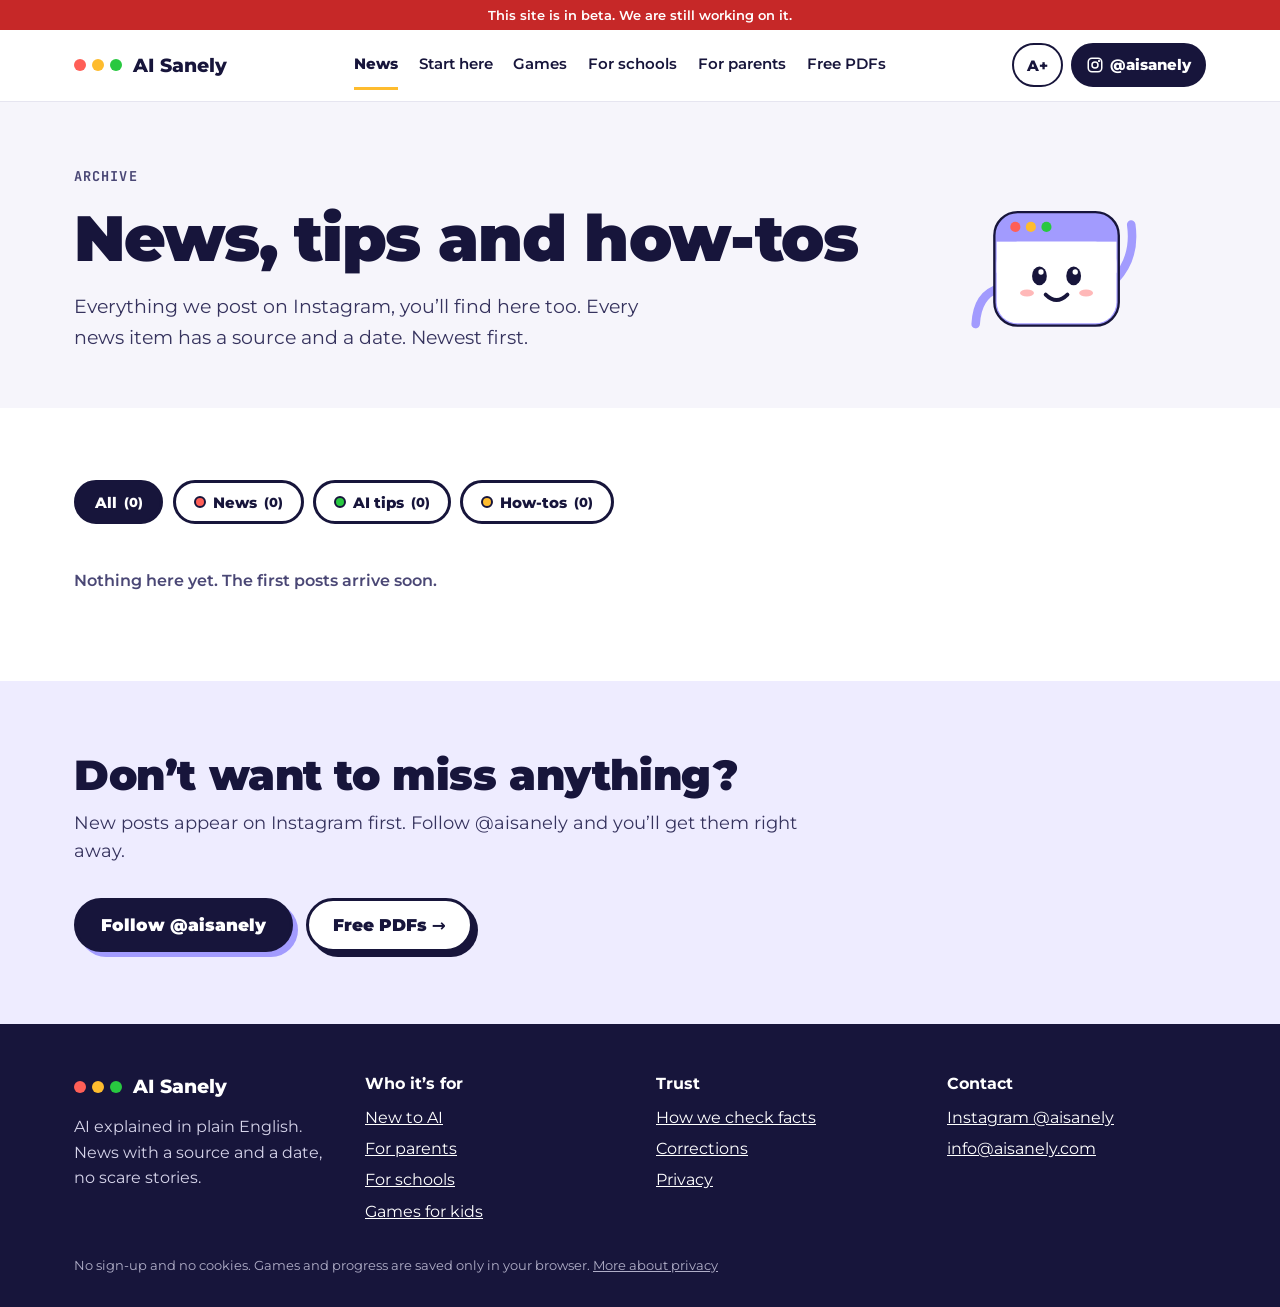
<file: news/index.html>
<!doctype html>
<html lang="en">
<head>
<meta charset="utf-8">
<meta name="viewport" content="width=device-width, initial-scale=1">
<meta name="generator" content="novinky-build">
<title>News, tips and how-tos · AI Sanely</title>
<meta name="description" content="All the news, AI tips and how-tos from Instagram @aisanely in one place. In plain English, with a source and a date.">
<link rel="canonical" href="https://aisanely.com/news/">
<meta property="og:title" content="News, tips and how-tos">
<meta property="og:description" content="All the news, AI tips and how-tos from Instagram @aisanely in one place. In plain English, with a source and a date.">
<meta property="og:type" content="website">
<meta property="og:url" content="https://aisanely.com/news/">
<meta property="og:image" content="https://aisanely.com/assets/og/index.png">
<meta property="og:image:alt" content="AI Sanely: artificial intelligence, explained sanely. Mascot Ludko.">
<meta property="og:site_name" content="AI Sanely">
<meta property="og:locale" content="en_US">
<meta name="twitter:card" content="summary_large_image">
<meta name="twitter:title" content="News, tips and how-tos">
<meta name="twitter:description" content="All the news, AI tips and how-tos from Instagram @aisanely in one place. In plain English, with a source and a date.">
<meta name="twitter:image" content="https://aisanely.com/assets/og/index.png">
<meta name="theme-color" content="#17153B">
<link rel="icon" href="../assets/favicon.svg" type="image/svg+xml">
<link rel="apple-touch-icon" href="../assets/apple-touch-icon.png">
<link rel="manifest" href="../assets/site.webmanifest">
<link rel="stylesheet" href="../assets/fonts/fonts.css">
<link rel="stylesheet" href="../assets/ui.css">
<style>
.beta-bar{background:#C62828;color:#FFFFFF;text-align:center;font:600 13px/1.4 Montserrat,system-ui,sans-serif;padding:6px 16px}
.nv-hero{padding:3rem 0 2.5rem;background:var(--bg)}
.nv-hero h1{margin:.6rem 0 0;font-size:clamp(2rem,5vw,3.2rem);line-height:1.08;font-weight:900;letter-spacing:-.02em;max-width:52rem;overflow-wrap:anywhere}
.nv-meta{display:flex;flex-wrap:wrap;align-items:center;gap:.5rem .8rem;font-size:.95rem;color:var(--mut)}
.nv-chip{display:inline-flex;align-items:center;gap:.4rem;font-family:"JetBrains Mono",monospace;font-weight:700;font-size:.78rem;letter-spacing:.06em;text-transform:uppercase;border:2px solid var(--ink);border-radius:999px;padding:.25rem .7rem;color:var(--ink)}
.nv-back{font-weight:700;text-decoration:none;font-size:.95rem}
.nv-back:hover{text-decoration:underline}
.nv-body{max-width:46rem;font-size:1.12rem;line-height:1.7;color:var(--ink2)}
.nv-body p{margin:0 0 1.1rem}
.nv-list{margin:0 0 1.2rem;padding-left:1.4rem}
.nv-list li{margin:0 0 .5rem}
.nv-box{max-width:46rem;border:3px solid var(--ink);border-radius:20px;padding:1.2rem 1.3rem;margin:1.6rem 0;background:#fff}
.nv-box h2{margin:0 0 .6rem;font-size:1.15rem;font-weight:900}
.nv-box p{margin:0 0 .6rem;line-height:1.6}
.nv-box p:last-child{margin-bottom:0}
.nv-prompt{font-family:"JetBrains Mono",monospace;font-size:1rem;line-height:1.6;background:var(--bg);border-radius:12px;padding:1rem;margin:0 0 .9rem;overflow-wrap:anywhere}
.nv-src ul{margin:0;padding-left:1.2rem;line-height:1.6}
.nv-src small{display:block;margin-top:.6rem;color:var(--mut)}
.nv-row{display:flex;flex-wrap:wrap;gap:.8rem;margin-top:.4rem}
.nv-imgs{display:grid;gap:1rem;grid-template-columns:repeat(auto-fit,minmax(min(100%,260px),1fr));max-width:46rem;margin:0 0 1.6rem}
.nv-imgs img{width:100%;height:auto;border-radius:16px;border:3px solid var(--ink);display:block}
.nv-cards{display:grid;gap:1.2rem;grid-template-columns:repeat(auto-fill,minmax(min(100%,280px),1fr))}
.nv-card{display:flex;flex-direction:column;gap:.55rem;background:#fff;border:3px solid var(--ink);border-radius:20px;box-shadow:6px 6px 0 var(--ink);padding:1.2rem 1.25rem;text-decoration:none;color:var(--ink);border-top-width:12px;transition:transform .2s ease,box-shadow .2s ease;min-width:0}
.nv-card:hover{transform:translate(-3px,-3px);box-shadow:9px 9px 0 var(--ink)}
.nv-card b{font-size:1.15rem;line-height:1.3;overflow-wrap:anywhere}
.nv-card span.ex{color:var(--ink2);line-height:1.55;font-size:.97rem}
.nv-card .go{margin-top:auto;font-weight:800;font-size:.92rem;padding-top:.4rem}
.nv-card .top-line{display:flex;justify-content:space-between;gap:.5rem;font-size:.85rem;color:var(--mut);font-weight:600}
.nv-filter{display:flex;flex-wrap:wrap;gap:.6rem;margin:0 0 1.8rem}
.nv-filter button{min-height:2.75rem;padding:0 1.1rem;border:3px solid var(--ink);border-radius:999px;background:#fff;font-weight:800;font-size:.95rem;cursor:pointer;display:inline-flex;align-items:center;gap:.45rem}
.nv-filter button[aria-pressed="true"]{background:var(--ink);color:#fff}
.nv-filter i{width:12px;height:12px;border-radius:50%;display:inline-block;border:2px solid var(--ink)}
.nv-filter button[aria-pressed="true"] i{border-color:#fff}
.nv-game{display:flex;gap:1rem;align-items:center;text-decoration:none;color:var(--ink)}
.nv-game .e{font-size:2.4rem;line-height:1}
.nv-game b{display:block;font-size:1.1rem}
.nv-empty{color:var(--mut);font-weight:600}
</style>
<script type="application/ld+json">
{
 "@context": "https://schema.org",
 "@type": "CollectionPage",
 "name": "News, tips and how-tos · AI Sanely",
 "description": "All the news, AI tips and how-tos from Instagram @aisanely in one place. In plain English, with a source and a date.",
 "url": "https://aisanely.com/news/",
 "inLanguage": "en",
 "publisher": {
  "@type": "Organization",
  "name": "AI Sanely",
  "url": "https://aisanely.com/",
  "logo": {
   "@type": "ImageObject",
   "url": "https://aisanely.com/assets/icon-512.png"
  }
 },
 "mainEntity": {
  "@type": "ItemList",
  "itemListElement": []
 }
}
</script>
<script src="../assets/stats.js"></script>
</head>
<body data-root="../">
<div class="beta-bar" role="note">This site is in beta. We are still working on it.</div>
<header id="site-header"></header>
<main id="main">
<section class="hero">
  <div class="wrap">
    <div class="txt">
      <span class="kicker">Archive</span>
      <h1>News, tips and how-tos</h1>
      <p class="lead">Everything we post on Instagram, you’ll find here too. Every news item has a source and a date. Newest first.</p>
    </div>
    <div class="art bob" data-ludko="hi" data-w="210"></div>
  </div>
</section>
<section class="sec">
  <div class="wrap">
    <div class="nv-filter" role="group" aria-label="Show only">
      <button type="button" data-f="" aria-pressed="true">All <small>(0)</small></button>
      <button type="button" data-f="news" aria-pressed="false"><i aria-hidden="true" style="background:#FF5F57"></i>News <small>(0)</small></button>
      <button type="button" data-f="tips" aria-pressed="false"><i aria-hidden="true" style="background:#28C840"></i>AI tips <small>(0)</small></button>
      <button type="button" data-f="howtos" aria-pressed="false"><i aria-hidden="true" style="background:#FEBC2E"></i>How-tos <small>(0)</small></button>
    </div>
    <div class="nv-cards" id="zoznam">

    </div>
    <p class="nv-empty">Nothing here yet. The first posts arrive soon.</p>
  </div>
</section>
<section class="sec lil">
  <div class="wrap">
    <h2>Don’t want to miss anything?</h2>
    <p class="lead">New posts appear on Instagram first. Follow @aisanely and you’ll get them right away.</p>
    <div class="nv-row"><a class="btn dark" href="https://www.instagram.com/aisanely/">Follow @aisanely</a><a class="btn" href="../#free">Free PDFs →</a></div>
  </div>
</section>
</main>
<footer id="site-footer"></footer>
<script src="../assets/ui.js"></script>
<script>
(function () {
  var bs = document.querySelectorAll('.nv-filter button'), cards = document.querySelectorAll('#zoznam .nv-card');
  function show(f) {
    Array.prototype.forEach.call(bs, function (b) { b.setAttribute('aria-pressed', b.getAttribute('data-f') === f ? 'true' : 'false'); });
    Array.prototype.forEach.call(cards, function (c) { c.hidden = !!f && c.getAttribute('data-typ') !== f; });
  }
  Array.prototype.forEach.call(bs, function (b) {
    b.onclick = function () { var f = b.getAttribute('data-f'); show(f); try { history.replaceState(null, '', f ? '#' + f : location.pathname); } catch (e) {} };
  });
  var h = (location.hash || '').slice(1);
  if (/^(news|tips|howtos)$/.test(h)) show(h);
})();
</script>
</body>
</html>
</file>
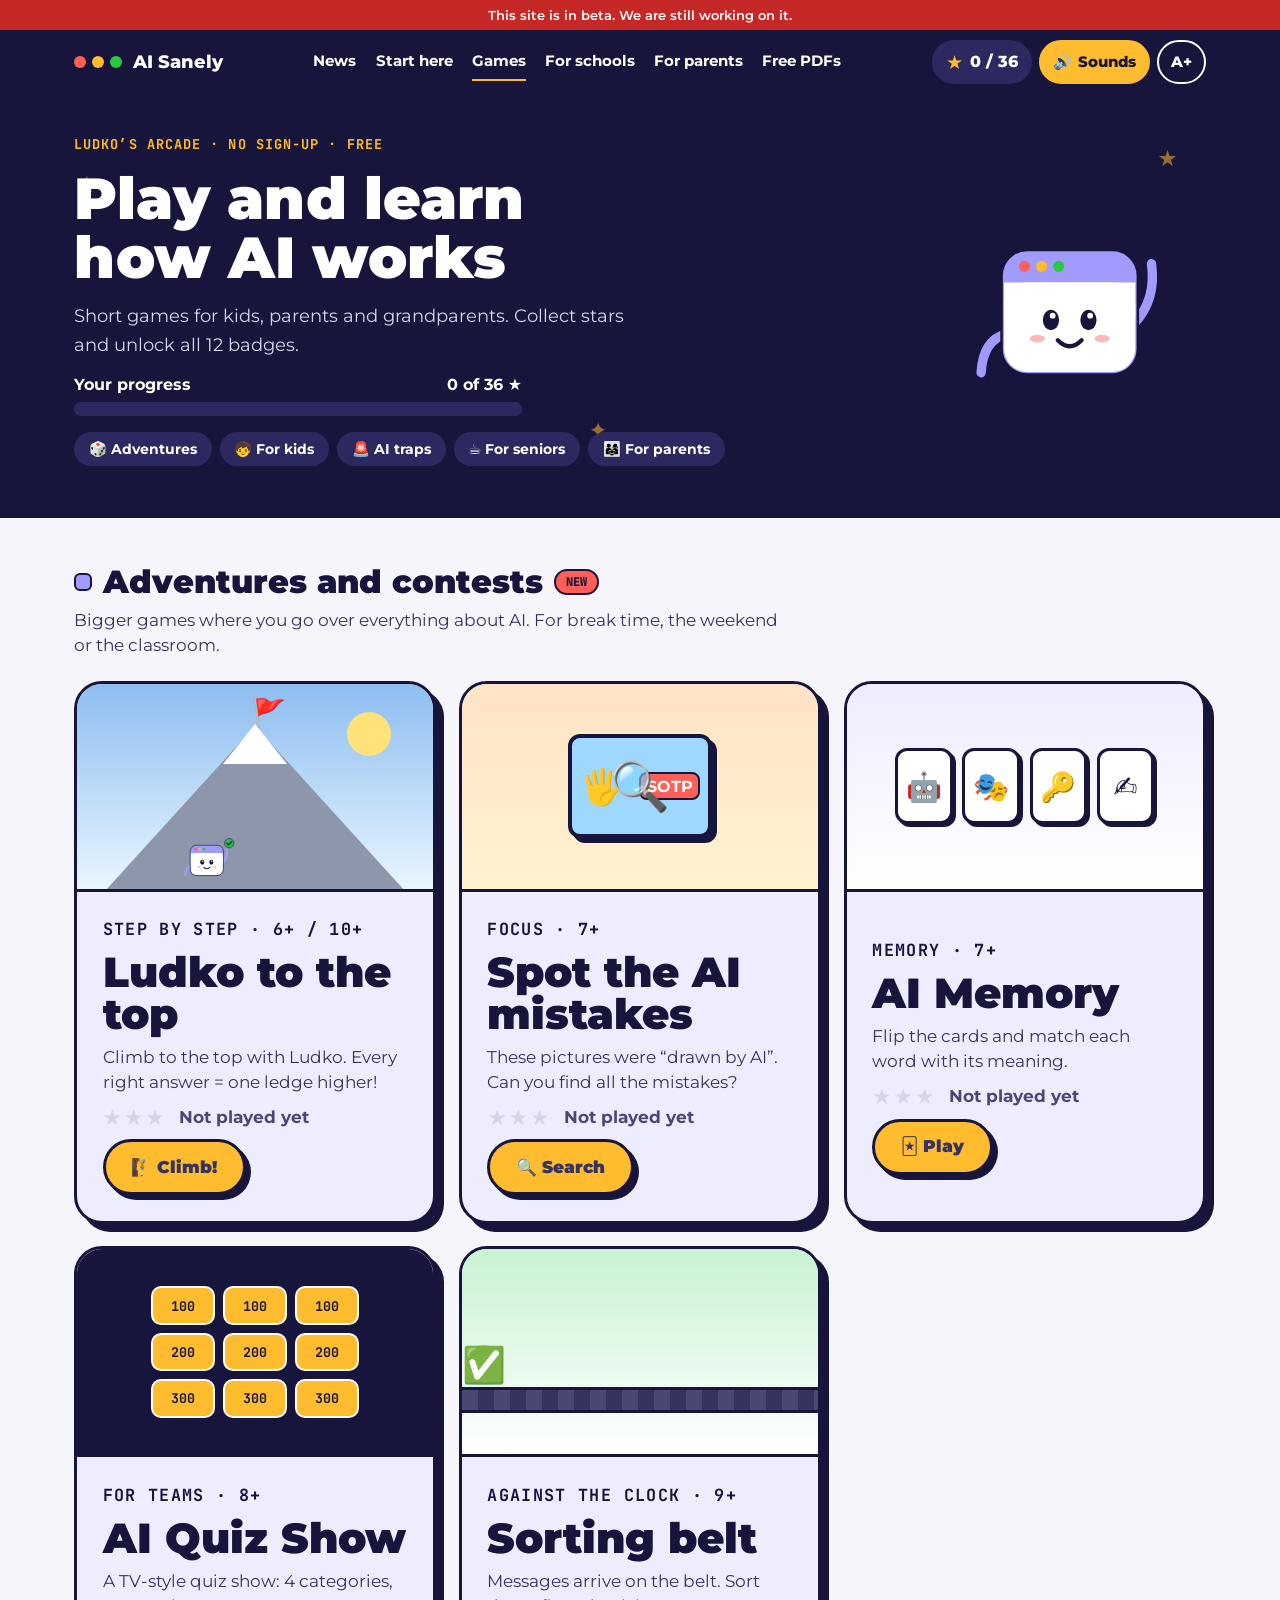
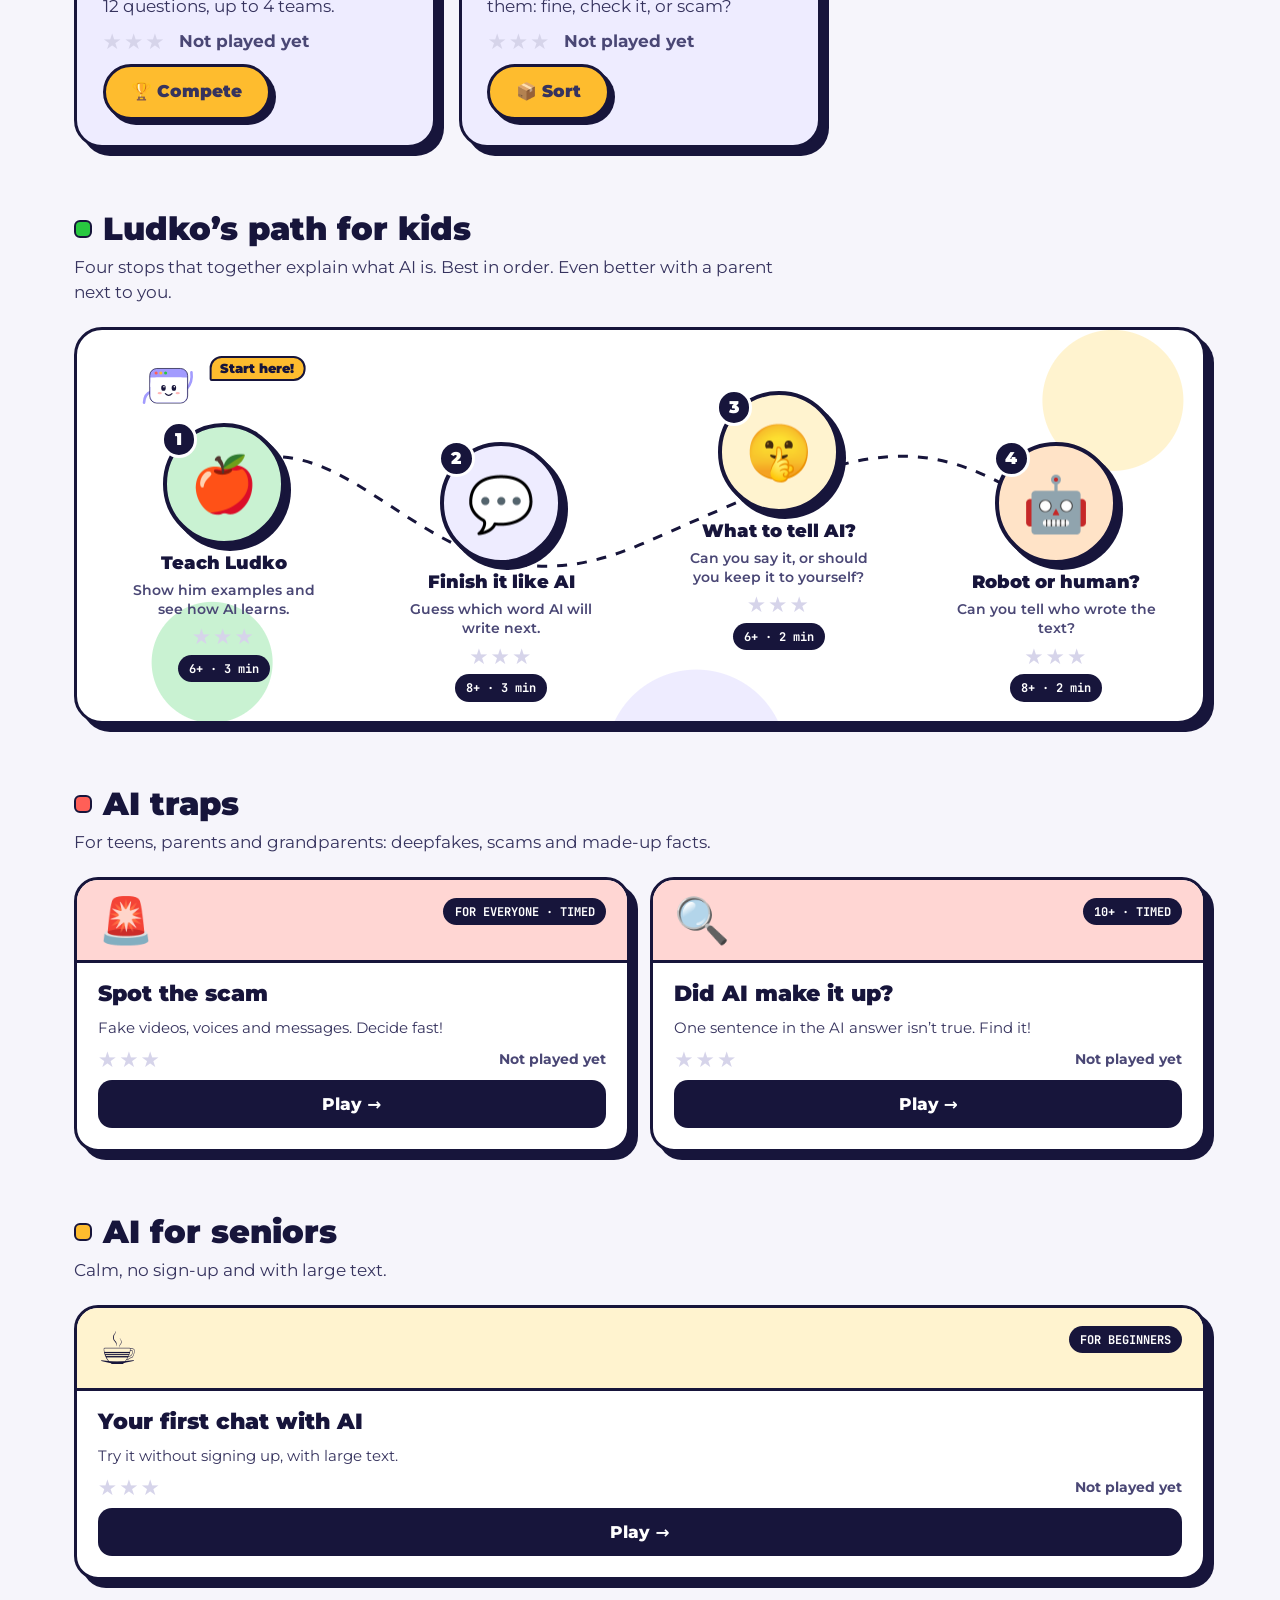
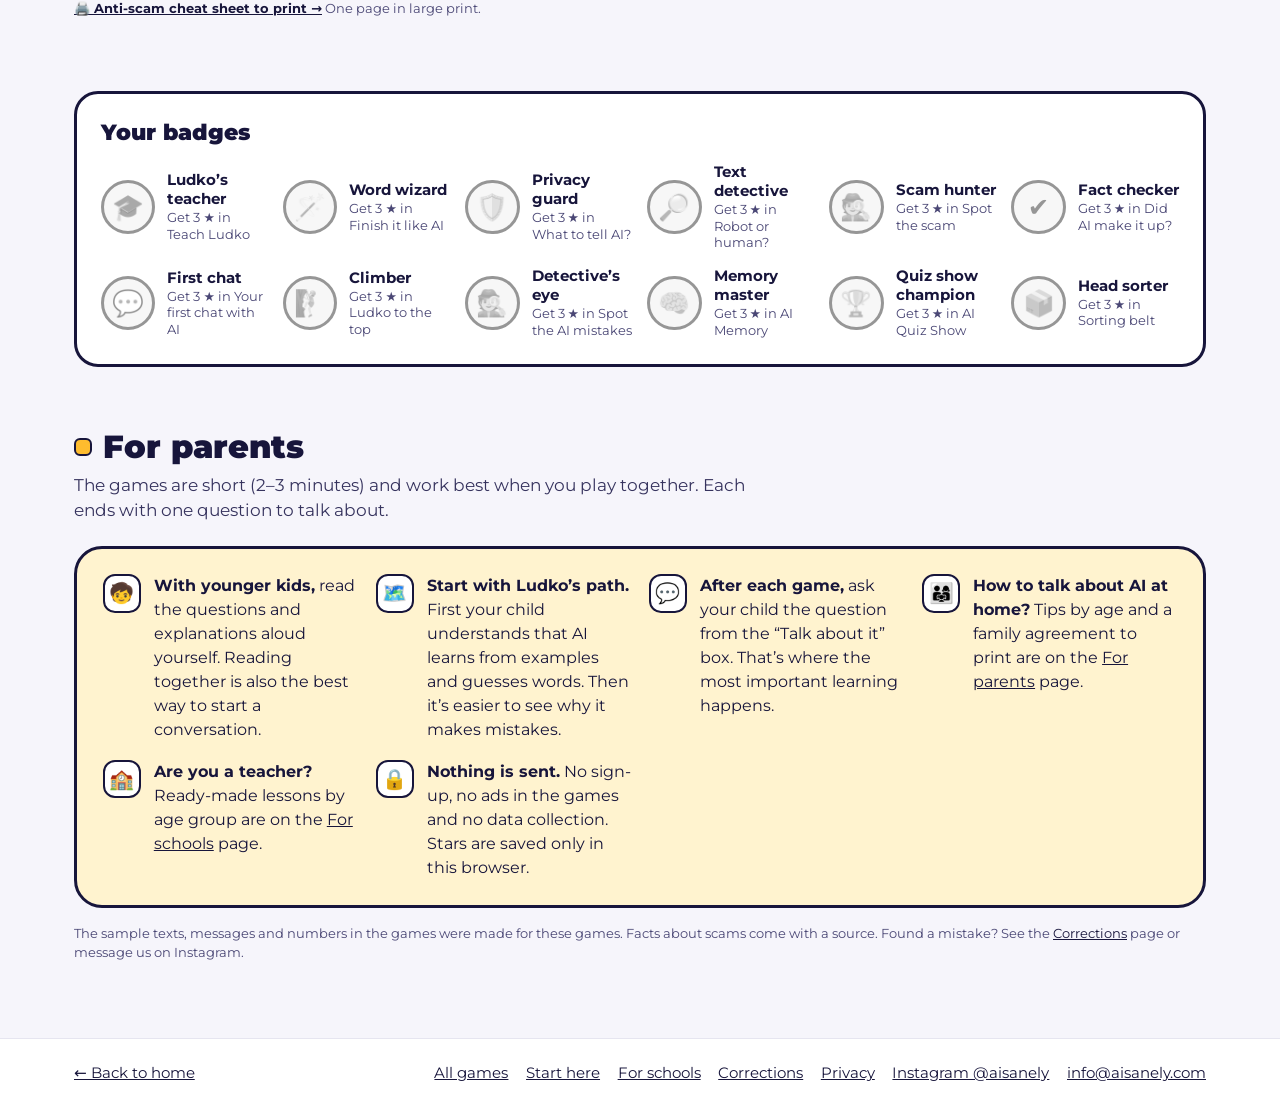
<file: games.html>
<!doctype html>
<html lang="en">
<head>
<meta charset="utf-8">
<meta name="viewport" content="width=device-width, initial-scale=1">
<title>Play and learn · AI Sanely</title>
<meta name="description" content="Short games about artificial intelligence for kids, parents and grandparents. How AI learns, what not to tell it and how to spot a scam. No sign-up.">
<meta property="og:title" content="Play and learn · AI Sanely">
<meta property="og:description" content="AI games for the whole family: teach Ludko, guess the next word like AI, spot the scam. No sign-up.">
<meta property="og:type" content="website">
<meta property="og:url" content="https://aisanely.com/games.html">
<meta property="og:image" content="https://aisanely.com/assets/og/games.png">
<meta property="og:image:width" content="1200">
<meta property="og:image:height" content="630">
<meta property="og:image:alt" content="12 games about AI for kids and adults. Mascot Ludko.">
<meta property="og:site_name" content="AI Sanely">
<meta property="og:locale" content="en_US">
<meta name="twitter:card" content="summary_large_image">
<meta name="theme-color" content="#17153B">
<link rel="icon" href="assets/favicon.svg" type="image/svg+xml">
<link rel="apple-touch-icon" href="assets/apple-touch-icon.png">
<link rel="manifest" href="assets/site.webmanifest">
<link rel="stylesheet" href="assets/fonts/fonts.css">
<style>
:root{--ink:#17153B;--ink2:#36335E;--mut:#4A4775;--bg:#F6F5FB;--lil:#A29BFE;--lil2:#EEECFF;--red:#FF5F57;--red2:#FFD6D3;--yel:#FEBC2E;--yel2:#FFF3CF;--grn:#28C840;--grn2:#C9F2D2;--sh:6px 6px 0 var(--ink)}
html{font-size:100%;-webkit-text-size-adjust:100%}
html.big{font-size:118%}
*{box-sizing:border-box}
[hidden]{display:none!important}
body{margin:0;background:var(--bg);color:var(--ink);font-family:Montserrat,system-ui,-apple-system,"Segoe UI",sans-serif;overflow-x:clip;-webkit-tap-highlight-color:transparent}
a{color:var(--ink)}
button{font-family:inherit;color:inherit}
.mono{font-family:"JetBrains Mono",ui-monospace,monospace}
.wrap{max-width:1180px;margin:0 auto;padding:0 1.5rem}
.sr{position:absolute;width:1px;height:1px;overflow:hidden;clip:rect(0 0 0 0);white-space:nowrap}
:focus-visible{outline:3px solid var(--yel);outline-offset:3px}

/* ---------- buttons ---------- */
.btn{display:inline-flex;align-items:center;justify-content:center;gap:.5rem;min-height:3.5rem;padding:0 1.6rem;border:3px solid var(--ink);border-radius:999px;background:#fff;font-weight:900;font-size:1.1rem;cursor:pointer;box-shadow:5px 5px 0 var(--ink);transition:transform .12s ease,box-shadow .12s ease;text-decoration:none;color:var(--ink)}
.btn:hover{transform:translate(-2px,-2px);box-shadow:7px 7px 0 var(--ink)}
.btn:active{transform:translate(4px,4px);box-shadow:1px 1px 0 var(--ink)}
.btn.yel{background:var(--yel)}.btn.dark{background:var(--ink);color:#fff;box-shadow:5px 5px 0 var(--lil)}.btn.lil{background:var(--lil)}
.btn.sm{min-height:2.9rem;font-size:.95rem;padding:0 1.1rem;box-shadow:3px 3px 0 var(--ink)}
.btn[disabled]{opacity:.5;pointer-events:none}
.pill{display:inline-flex;align-items:center;gap:.4rem;height:2.75rem;padding:0 .9rem;border-radius:999px;font-weight:800;font-size:1rem;white-space:nowrap}
.tog{min-width:2.75rem;height:2.75rem;padding:0 .75rem;border:2px solid #fff;border-radius:999px;background:transparent;color:#fff;font-weight:800;font-size:.95rem;cursor:pointer;display:inline-flex;align-items:center;gap:.35rem;transition:background .15s}
.tog[aria-pressed="true"]{background:var(--yel);color:var(--ink);border-color:var(--yel)}
.tog .lbl{display:none}
@media (min-width:760px){.tog .lbl{display:inline}}

/* ---------- header ---------- */
header.top{background:var(--ink);color:#fff;position:sticky;top:0;z-index:40}
header.top .wrap{display:flex;align-items:center;justify-content:space-between;gap:.6rem;padding-top:.6rem;padding-bottom:.6rem}
.logo{display:flex;align-items:center;gap:.7rem;text-decoration:none;color:#fff;font-weight:800;font-size:1.15rem}
.dots3{display:flex;gap:6px}.dots3 i{width:12px;height:12px;border-radius:50%;display:block}
.tools{display:flex;align-items:center;gap:.45rem}
.starpill{background:#2C2960;color:#fff}
.starpill b{color:var(--yel);font-size:1.2rem}
.starpill.bump{animation:bump .5s ease}
@media (max-width:420px){.logo span.t{display:none}}
.hnav{display:flex;flex-wrap:wrap;gap:.2rem 1.2rem;font-weight:700;font-size:.95rem}
.hnav a{color:#fff;text-decoration:none;padding:.55rem 0;border-bottom:2px solid transparent}
.hnav a:hover,.hnav a[aria-current="page"]{border-bottom-color:var(--yel)}
.hburg{display:none}
@media (max-width:1060px){
  header.top .wrap{position:relative}
  .hburg{display:inline-flex;justify-content:center}
  .hnav{display:none;position:absolute;left:0;right:0;top:100%;background:var(--ink);flex-direction:column;gap:0;padding:.4rem 1.2rem 1rem;box-shadow:0 10px 20px rgba(0,0,0,.25)}
  .hnav.open{display:flex}
  .hnav a{padding:.8rem 0;border-bottom:1px solid #3A3770;font-size:1.05rem}
  .hnav a[aria-current="page"]{color:var(--yel);border-bottom-color:#3A3770}
}

/* ---------- animations ---------- */
@keyframes popIn{0%{transform:scale(.6);opacity:0}70%{transform:scale(1.06);opacity:1}100%{transform:none;opacity:1}}
@keyframes slideUp{from{transform:translateY(24px);opacity:0}to{transform:none;opacity:1}}
@keyframes shake{0%,100%{transform:translateX(0)}20%{transform:translateX(-12px)}40%{transform:translateX(10px)}60%{transform:translateX(-7px)}80%{transform:translateX(4px)}}
@keyframes bob{0%,100%{transform:translateY(0)}50%{transform:translateY(-8px)}}
@keyframes jump{0%,100%{transform:translateY(0)}30%{transform:translateY(-22px) rotate(-4deg)}60%{transform:translateY(0) scale(1.05,.95)}}
@keyframes wave{0%,100%{transform:rotate(-10deg)}50%{transform:rotate(16deg)}}
@keyframes blink{0%,92%,100%{transform:scaleY(1)}95%{transform:scaleY(.1)}}
@keyframes bump{0%,100%{transform:scale(1)}40%{transform:scale(1.25)}}
@keyframes starIn{0%{transform:scale(0) rotate(-60deg);opacity:0}70%{transform:scale(1.3) rotate(10deg);opacity:1}100%{transform:none;opacity:1}}
@keyframes glow{0%,100%{box-shadow:0 0 0 0 rgba(254,188,46,.75)}50%{box-shadow:0 0 0 12px rgba(254,188,46,0)}}
@keyframes floatUp{0%{transform:translateY(8px) scale(.7);opacity:0}25%{opacity:1;transform:translateY(0) scale(1.2)}100%{transform:translateY(-44px);opacity:0}}
@keyframes stampIn{0%{transform:scale(2.4) rotate(-14deg);opacity:0}60%{transform:scale(.92) rotate(-8deg);opacity:1}100%{transform:scale(1) rotate(-8deg);opacity:1}}
@keyframes caret{50%{opacity:0}}
@keyframes think{0%,80%,100%{transform:translateY(0);opacity:.35}40%{transform:translateY(-6px);opacity:1}}
@keyframes hintLR{0%,100%{transform:translateX(0)}25%{transform:translateX(-10px)}75%{transform:translateX(10px)}}
@keyframes drift{0%,100%{transform:translate(0,0) rotate(0)}50%{transform:translate(6px,-10px) rotate(8deg)}}
@keyframes dash{to{stroke-dashoffset:-40}}
.pop{animation:popIn .45s cubic-bezier(.2,.9,.3,1.3) both}
.slide{animation:slideUp .4s ease-out both}
.shake{animation:shake .45s ease both}
.bob{animation:bob 3s ease-in-out infinite}
.jump{animation:jump .7s ease both}
.glow{animation:glow 1.6s ease-in-out infinite}

/* ---------- Ludko ---------- */
.ludko{overflow:visible;display:block}
.ludko .arm{transform-box:fill-box;transform-origin:0% 100%;animation:wave 1.5s ease-in-out infinite}
.ludko .eyes{transform-box:fill-box;transform-origin:50% 50%;animation:blink 4.2s infinite}
.ludko .pupil{transition:transform .12s ease-out}
.ludko .badge{transform-box:fill-box;transform-origin:50% 50%;animation:popIn .45s cubic-bezier(.2,.9,.3,1.4) both}

/* ---------- game hub ---------- */
.hero{background:var(--ink);color:#fff;position:relative;overflow:hidden}
.hero .wrap{display:flex;flex-wrap:wrap;align-items:center;gap:2rem;padding-top:2.6rem;padding-bottom:3.2rem;position:relative;z-index:1}
.hero h1{margin:0;font-size:clamp(2.2rem,6vw,3.6rem);line-height:1.02;font-weight:900}
.hero p{margin:0;font-size:1.15rem;line-height:1.55;color:#D6D4EA;max-width:36rem}
.kicker{font-family:"JetBrains Mono",monospace;font-weight:700;font-size:.85rem;letter-spacing:.08em;color:var(--yel)}
.prog{height:14px;background:#2C2960;border-radius:999px;overflow:hidden}
.prog i{display:block;height:100%;background:var(--yel);border-radius:999px;transition:width .8s cubic-bezier(.2,.9,.3,1)}
.hero-ludko{flex:1 1 220px;display:flex;justify-content:center}
.sparkle{position:absolute;color:var(--yel);opacity:.55;animation:drift 6s ease-in-out infinite;pointer-events:none;font-size:1.4rem}
.chips{display:flex;flex-wrap:wrap;gap:.5rem}
.chip{display:inline-flex;align-items:center;gap:.35rem;padding:.4rem .8rem;border-radius:999px;font-weight:700;font-size:.9rem;background:#2C2960;color:#fff;text-decoration:none;border:2px solid transparent}
.chip:hover{border-color:var(--yel)}
.sec{padding-top:2.8rem;padding-bottom:1rem}
.sec h2{margin:0 0 .4rem;font-size:clamp(1.5rem,3.5vw,2rem);font-weight:900;display:flex;align-items:center;gap:.7rem}
.sec h2 .sq{width:18px;height:18px;border-radius:6px;border:2px solid var(--ink);flex:none}
.sec .lead{margin:0 0 1.4rem;color:var(--ink2);font-size:1.05rem;line-height:1.5;max-width:44rem}

/* Ludko’s path */
.path{margin:0;padding:1.6rem 1rem 1.2rem;position:relative;background:#fff;border:3px solid var(--ink);border-radius:28px;box-shadow:8px 8px 0 var(--ink);overflow:hidden}
.path::before{content:"";position:absolute;inset:0;background:radial-gradient(circle at 12% 85%,#C9F2D2 0 60px,transparent 61px),radial-gradient(circle at 92% 18%,#FFF3CF 0 70px,transparent 71px),radial-gradient(circle at 55% 110%,#EEECFF 0 90px,transparent 91px);pointer-events:none}
.stops{list-style:none;margin:0;padding:0;display:grid;grid-template-columns:repeat(4,1fr);gap:1rem;position:relative}
.path svg.road{position:absolute;left:0;top:0;width:100%;height:100%;pointer-events:none}
.path svg.road path{animation:dash 3s linear infinite}
.stop{position:relative;display:flex;flex-direction:column;align-items:center;text-align:center;gap:.45rem;padding-top:2.2rem}
.stop:nth-of-type(even){margin-top:3.2rem}
.stop-btn{position:relative;width:7.6rem;height:7.6rem;border-radius:50%;border:4px solid var(--ink);background:var(--c);box-shadow:6px 6px 0 var(--ink);cursor:pointer;display:flex;align-items:center;justify-content:center;font-size:3.4rem;transition:transform .18s cubic-bezier(.2,.9,.3,1.4),box-shadow .18s}
.stop-btn:hover{transform:translate(-3px,-3px) scale(1.06) rotate(-4deg);box-shadow:9px 9px 0 var(--ink)}
.stop-btn:active{transform:translate(3px,3px);box-shadow:2px 2px 0 var(--ink)}
.stop-btn .num{position:absolute;top:-.4rem;left:-.4rem;width:2.3rem;height:2.3rem;border-radius:50%;background:var(--ink);color:#fff;font-weight:900;font-size:1.05rem;display:flex;align-items:center;justify-content:center;border:3px solid #fff}
.stop-btn .done{position:absolute;bottom:-.3rem;right:-.3rem;width:2.2rem;height:2.2rem;border-radius:50%;background:var(--grn);border:3px solid var(--ink);font-size:1rem;display:flex;align-items:center;justify-content:center}
.stop strong{font-size:1.15rem;font-weight:900;line-height:1.2}
.stop .sub{font-size:.88rem;color:var(--mut);font-weight:600;line-height:1.35;max-width:13rem}
.stars{font-size:1.35rem;letter-spacing:2px;line-height:1}
.stars .on{color:#E8A400}.stars .off{color:#D6D4EA}
.stop.has-here{padding-top:4.2rem}
.here{position:absolute;top:0;left:50%;transform:translateX(-50%);display:flex;align-items:flex-end;gap:.2rem;pointer-events:none;z-index:2}
.here .say{background:var(--yel);border:2px solid var(--ink);border-radius:12px 12px 12px 2px;padding:.2rem .55rem;font-weight:900;font-size:.8rem;white-space:nowrap;margin-bottom:1.6rem}
@media (max-width:820px){
  .path{padding:1.2rem}.stops{grid-template-columns:1fr}.path svg.road{display:none}
  .stop{flex-direction:row;text-align:left;padding:.6rem 0;gap:1rem;margin-top:0!important}
  .stop:nth-of-type(even){flex-direction:row-reverse;text-align:right}
  .stop:nth-of-type(even) .txt{align-items:flex-end}
  .stop .txt{display:flex;flex-direction:column;gap:.3rem;flex:1}
  .stop-btn{width:6.2rem;height:6.2rem;font-size:2.7rem;flex:none}
  .stop.has-here{padding-top:3.4rem}
  .here{top:.2rem;left:auto;right:0;transform:none}
  .stop:nth-of-type(even) .here{right:auto;left:0}
  .here .say{margin-bottom:1.6rem}
  .agetag{align-self:flex-start}
  .stop:nth-of-type(even) .agetag{align-self:flex-end}
  .hero-ludko svg{width:150px}
  .bars .brow{grid-template-columns:5.2rem minmax(0,1fr) 2.9rem;gap:.45rem}
  .choice{min-height:4.2rem;flex-direction:column;gap:.15rem;font-size:1.05rem}
  .choice .i{font-size:1.6rem}
}
@media (min-width:821px){.stop .txt{display:flex;flex-direction:column;align-items:center;gap:.45rem}}

/* game cards */
.cards{display:grid;grid-template-columns:repeat(auto-fit,minmax(270px,1fr));gap:1.3rem}
.gcard{text-align:left;padding:0;border:3px solid var(--ink);border-radius:24px;background:#fff;cursor:pointer;overflow:hidden;display:flex;flex-direction:column;box-shadow:8px 8px 0 var(--ink);transition:transform .2s ease,box-shadow .2s ease}
.gcard:hover{transform:translate(-4px,-4px) rotate(-.5deg);box-shadow:12px 12px 0 var(--ink)}
.gcard .head{background:var(--c);padding:1.1rem 1.3rem;display:flex;justify-content:space-between;align-items:flex-start;border-bottom:3px solid var(--ink);width:100%}
.gcard .emo{font-size:2.8rem;line-height:1}
.tag{font-family:"JetBrains Mono",monospace;font-weight:700;font-size:.75rem;background:var(--ink);color:#fff;border-radius:999px;padding:.35rem .7rem;white-space:nowrap}
.gcard .body{padding:1rem 1.3rem 1.3rem;display:flex;flex-direction:column;gap:.6rem;width:100%}
.gcard strong{font-size:1.4rem;font-weight:900}
.gcard .desc{font-size:.95rem;line-height:1.45;color:var(--ink2)}
.gcard .row{display:flex;justify-content:space-between;align-items:center;gap:.5rem}
.gcard .best{font-size:.85rem;font-weight:700;color:var(--mut)}
.gcard .cta{display:flex;justify-content:center;align-items:center;min-height:3rem;border-radius:14px;background:var(--ink);color:#fff;font-weight:800;font-size:1.05rem}

.badges{display:grid;grid-template-columns:repeat(auto-fit,minmax(160px,1fr));gap:.9rem}
.bdg{display:flex;align-items:center;gap:.75rem}
.bdg .ico{flex:none;width:3.4rem;height:3.4rem;border-radius:50%;border:3px solid var(--ink);display:flex;align-items:center;justify-content:center;font-size:1.6rem;background:var(--lil2)}
.bdg.off .ico{filter:grayscale(1);opacity:.45}
.bdg .t{display:flex;flex-direction:column;gap:2px}
.bdg .t b{font-size:.95rem}.bdg .t span{font-size:.8rem;color:var(--mut);line-height:1.3}
.panel{background:#fff;border:3px solid var(--ink);border-radius:24px;padding:1.5rem}

.parents{background:var(--yel2);border:3px solid var(--ink);border-radius:28px;padding:1.6rem;display:grid;grid-template-columns:repeat(auto-fit,minmax(230px,1fr));gap:1.1rem}
.parents .tip{display:flex;gap:.8rem;align-items:flex-start;font-size:1rem;line-height:1.5}
.parents .tip .n{flex:none;width:2.4rem;height:2.4rem;border-radius:12px;background:#fff;border:2px solid var(--ink);display:flex;align-items:center;justify-content:center;font-size:1.25rem}

/* ---------- game intro ---------- */
.intro{display:grid;grid-template-columns:minmax(0,1fr) minmax(0,1.15fr);gap:1.6rem;align-items:stretch}
@media (max-width:820px){.intro{grid-template-columns:1fr}}
.intro .art{background:var(--c);border:3px solid var(--ink);border-radius:28px;box-shadow:8px 8px 0 var(--ink);padding:1.6rem;display:flex;flex-direction:column;align-items:center;justify-content:center;gap:1rem;position:relative;overflow:hidden;min-height:18rem}
.intro .art .big-emo{font-size:5.5rem;line-height:1;animation:bob 3s ease-in-out infinite}
.intro .info{display:flex;flex-direction:column;gap:1.1rem}
.intro h1{margin:0;font-size:clamp(2rem,5vw,3rem);font-weight:900;line-height:1.05}
.say-box{position:relative;background:#fff;border:3px solid var(--ink);border-radius:20px;padding:1rem 3.6rem 1rem 1.2rem;font-size:1.15rem;line-height:1.55;font-weight:600}
.say-box::before{content:"";position:absolute;left:-14px;top:22px;border:12px solid transparent;border-right-color:var(--ink);border-left:0}
.say-box::after{content:"";position:absolute;left:-9px;top:24px;border:10px solid transparent;border-right-color:#fff;border-left:0}
@media (max-width:820px){.say-box::before,.say-box::after{display:none}}
.spk{position:absolute;right:.6rem;top:.6rem;width:2.6rem;height:2.6rem;border-radius:50%;border:2px solid var(--ink);background:var(--lil2);cursor:pointer;font-size:1.15rem;display:flex;align-items:center;justify-content:center}
.spk:hover{background:var(--yel)}
.spk.on{background:var(--yel);animation:bump .6s ease infinite}
.how{list-style:none;margin:0;padding:0;display:flex;flex-direction:column;gap:.6rem}
.how li{display:flex;gap:.8rem;align-items:center;font-size:1.05rem;line-height:1.4;font-weight:600}
.how li .n{flex:none;width:2.4rem;height:2.4rem;border-radius:50%;background:var(--ink);color:#fff;display:flex;align-items:center;justify-content:center;font-weight:900}
.learn{display:flex;gap:.7rem;align-items:center;background:var(--grn2);border:2px solid var(--ink);border-radius:16px;padding:.8rem 1rem;font-weight:700;line-height:1.4}
.switch{display:flex;align-items:center;gap:.8rem;cursor:pointer;font-weight:700;font-size:1rem;user-select:none}
.switch input{position:absolute;opacity:0;width:1px;height:1px}
.switch .sw{flex:none;width:3.4rem;height:2rem;border-radius:999px;background:#D6D4EA;border:2px solid var(--ink);position:relative;transition:background .2s}
.switch .sw::after{content:"";position:absolute;top:2px;left:2px;width:1.5rem;height:1.5rem;border-radius:50%;background:#fff;border:2px solid var(--ink);transition:transform .2s cubic-bezier(.2,.9,.3,1.4)}
.switch input:checked+.sw{background:var(--grn)}
.switch input:checked+.sw::after{transform:translateX(1.35rem)}
.switch input:focus-visible+.sw{outline:3px solid var(--yel);outline-offset:3px}

/* ---------- hra ---------- */
.play{max-width:960px;margin:0 auto;padding:1.4rem 1.2rem 5rem;display:flex;flex-direction:column;gap:1rem}
.bar{display:flex;flex-wrap:wrap;align-items:center;justify-content:space-between;gap:.7rem}
.hud{display:flex;align-items:center;gap:.5rem}
.pts{position:relative;background:var(--ink);color:#fff;font-weight:900;font-size:1.05rem}
.gain{position:absolute;right:.3rem;top:-.4rem;color:var(--grn);font-weight:900;font-size:1.25rem;text-shadow:0 2px 0 var(--ink);animation:floatUp 1.3s ease-out both;pointer-events:none}
.streak{background:var(--red);border:2px solid var(--ink)}
.ptitle{display:flex;align-items:center;gap:.8rem}
.ptitle .e{font-size:2.4rem}
.ptitle h1{margin:0;font-size:clamp(1.6rem,4.5vw,2.4rem);font-weight:900;line-height:1.05}
.pdots{display:flex;gap:.45rem}
.pdots i{flex:1;height:.8rem;border-radius:999px;border:2px solid var(--ink);background:#fff;transition:background .3s}
.pdots i.ok{background:var(--grn)}.pdots i.bad{background:var(--red)}.pdots i.cur{background:var(--yel);animation:bump .6s ease}
.stage{scroll-margin-top:5rem;position:relative;background:#fff;border:3px solid var(--ink);border-radius:28px;box-shadow:10px 10px 0 var(--ink);padding:1.6rem;display:flex;gap:1.5rem}
.side{flex:0 0 10.5rem;display:flex;flex-direction:column;align-items:center;gap:.7rem}
.bubble{position:relative;background:var(--bb,#EEECFF);border:2px solid var(--ink);border-radius:16px;padding:.6rem .8rem;font-weight:800;font-size:.98rem;line-height:1.3;text-align:center;min-height:2.6rem}
.bubble::before{content:"";position:absolute;top:-11px;left:50%;margin-left:-9px;border:9px solid transparent;border-bottom-color:var(--ink);border-top:0}
.bubble::after{content:"";position:absolute;top:-7px;left:50%;margin-left:-7px;border:7px solid transparent;border-bottom-color:var(--bb,#EEECFF);border-top:0}
.bubble .dots i{display:inline-block;width:.45rem;height:.45rem;border-radius:50%;background:var(--ink);margin:0 2px;animation:think 1s infinite}
.bubble .dots i:nth-child(2){animation-delay:.15s}.bubble .dots i:nth-child(3){animation-delay:.3s}
.content{flex:1;min-width:0;display:flex;flex-direction:column;gap:1.1rem}
@media (max-width:720px){
  .play{padding:1rem .9rem 4rem}
  .stage{flex-direction:column;padding:1rem;border-radius:22px;box-shadow:6px 6px 0 var(--ink);gap:1rem}
  .side{flex-direction:row;flex-basis:auto;align-items:center;gap:.6rem}
  .side .lk svg{width:84px!important}
  .bubble{flex:1;text-align:left}
  .bubble::before{top:50%;left:-11px;margin:-9px 0 0;border:9px solid transparent;border-right-color:var(--ink);border-left:0}
  .bubble::after{top:50%;left:-7px;margin:-7px 0 0;border:7px solid transparent;border-right-color:var(--bb,#EEECFF);border-left:0}
}
.timer{height:.8rem;background:var(--lil2);border-radius:999px;overflow:hidden;border:2px solid var(--ink)}
.timer i{display:block;height:100%;width:100%;background:var(--grn);border-radius:999px}

/* question card */
.qcard{position:relative;background:var(--bg);border:3px solid var(--ink);border-radius:22px;padding:1.3rem 1.3rem 1.4rem;display:flex;flex-direction:column;gap:.8rem;touch-action:pan-y;user-select:none;transition:border-color .2s}
.qcard.swipe{cursor:grab}
.qcard.dragging{transition:none;cursor:grabbing}
.qcard .k{align-self:flex-start;font-family:"JetBrains Mono",monospace;font-weight:700;font-size:.8rem;background:var(--ink);color:#fff;border-radius:999px;padding:.35rem .75rem}
.qtext{margin:0;font-size:clamp(1.25rem,3.2vw,1.55rem);line-height:1.4;font-weight:700;white-space:pre-line;padding-right:2.4rem}
.qcard .spk{top:.9rem;right:.9rem}
.qcard .lean{position:absolute;top:1rem;padding:.3rem .8rem;border:3px solid var(--ink);border-radius:12px;font-weight:900;font-size:1rem;opacity:0;pointer-events:none;background:#fff}
.qcard .lean.l{left:1rem;transform:rotate(-8deg)}.qcard .lean.r{right:3.6rem;transform:rotate(8deg)}
.stamp{position:absolute;right:1rem;bottom:-.9rem;padding:.35rem 1rem;border:4px solid var(--ink);border-radius:12px;font-weight:900;font-size:1.1rem;text-transform:uppercase;letter-spacing:.04em;animation:stampIn .45s cubic-bezier(.2,.9,.3,1.3) both;box-shadow:3px 3px 0 var(--ink)}
.swipehint{display:none;align-items:center;justify-content:center;gap:.5rem;font-weight:700;color:var(--mut);font-size:.9rem}
.swipehint span{display:inline-block;animation:hintLR 1.6s ease-in-out infinite}
@media (hover:none){.swipehint{display:flex}}
.choices{display:grid;grid-template-columns:minmax(0,1fr) minmax(0,1fr);gap:.9rem}
.choice{min-height:4.6rem;border:3px solid var(--ink);border-radius:20px;background:var(--c);font-size:clamp(1.05rem,3vw,1.3rem);font-weight:900;cursor:pointer;box-shadow:5px 5px 0 var(--ink);display:flex;align-items:center;justify-content:center;gap:.6rem;padding:.4rem .8rem;transition:transform .12s ease,box-shadow .12s ease;line-height:1.15}
.choice .i{font-size:1.8rem}
.choice:hover{transform:translate(-2px,-2px);box-shadow:7px 7px 0 var(--ink)}
.choice:active{transform:translate(4px,4px);box-shadow:1px 1px 0 var(--ink)}
.choice kbd{display:none}
@media (hover:hover) and (pointer:fine){.choice kbd{display:inline-block;font-family:"JetBrains Mono",monospace;font-size:.7rem;background:rgba(255,255,255,.7);border:1.5px solid var(--ink);border-radius:6px;padding:0 .35rem;margin-left:.2rem}}

.fb{border:3px solid var(--ink);border-radius:20px;padding:1.2rem 1.3rem;display:flex;flex-direction:column;gap:.6rem;animation:slideUp .4s ease-out both}
.fb.ok{background:var(--grn2)}.fb.bad{background:var(--red2)}
.fb .t{font-size:1.35rem;font-weight:900;display:flex;flex-wrap:wrap;align-items:center;gap:.3rem .5rem;line-height:1.25}
.fb .w{font-size:1.08rem;line-height:1.55}
.fb .s{font-size:1rem;line-height:1.5}
.fb .src{font-family:"JetBrains Mono",monospace;font-size:.8rem;color:var(--ink2)}
.nextrow{display:flex;justify-content:flex-start}

/* made-up sentence */
.sent{text-align:left;min-height:3.6rem;padding:.8rem 1.1rem;border:3px solid var(--ink);border-radius:16px;background:#fff;font-size:1.12rem;font-weight:600;line-height:1.4;cursor:pointer;box-shadow:4px 4px 0 var(--ink);transition:transform .12s,box-shadow .12s,background .2s;display:flex;gap:.7rem;align-items:flex-start}
.sent:hover{transform:translate(-2px,-2px);box-shadow:6px 6px 0 var(--ink)}
.sent .n{flex:none;width:1.8rem;height:1.8rem;border-radius:50%;background:var(--lil2);border:2px solid var(--ink);display:flex;align-items:center;justify-content:center;font-weight:900;font-size:.85rem}
.sent.wrong{background:var(--red2);box-shadow:4px 4px 0 var(--red)}
.sent.wrong .tx{text-decoration:line-through;text-decoration-color:var(--red);text-decoration-thickness:3px}
.sent.mine{background:var(--lil2)}
.sent[disabled]{cursor:default}

/* finish the word */
.typed{background:var(--ink);color:#fff;border-radius:22px;padding:1.4rem 1.5rem;font-size:clamp(1.35rem,3.6vw,1.8rem);font-weight:800;line-height:1.45;position:relative}
.typed .blank{display:inline-block;min-width:5.5rem;border-bottom:4px dashed var(--yel);color:var(--yel);text-align:center;padding:0 .3rem}
.typed .caret{display:inline-block;width:.6rem;height:1.4em;vertical-align:-.25em;background:var(--yel);animation:caret 1s steps(1) infinite;margin-left:2px}
.typed .lbl{display:block;font-family:"JetBrains Mono",monospace;font-size:.75rem;letter-spacing:.08em;color:var(--lil);margin-bottom:.5rem;font-weight:700}
.words{display:grid;grid-template-columns:repeat(auto-fit,minmax(9rem,1fr));gap:.8rem}
.word{min-height:3.8rem;border:3px solid var(--ink);border-radius:18px;background:#fff;font-size:1.2rem;font-weight:900;cursor:pointer;box-shadow:4px 4px 0 var(--ink);transition:transform .12s,box-shadow .12s;padding:.3rem .6rem}
.word:hover{transform:translate(-2px,-2px) rotate(-1deg);box-shadow:6px 6px 0 var(--ink);background:var(--yel2)}
.word.special{background:var(--lil2);font-size:1rem}
.bars{display:flex;flex-direction:column;gap:.55rem}
.brow{display:grid;grid-template-columns:8rem minmax(0,1fr) 3.2rem;align-items:center;gap:.6rem;font-weight:800}
.brow .nm{font-size:1rem;line-height:1.2;display:flex;flex-direction:column}
.brow .nm small{font-size:.72rem;font-weight:800;color:var(--mut)}
.brow .tr{height:1.6rem;background:var(--lil2);border:2px solid var(--ink);border-radius:999px;overflow:hidden}
.brow .tr i{display:block;height:100%;width:0;background:var(--lil);border-radius:999px;transition:width .9s cubic-bezier(.2,.9,.3,1)}
.brow.top .tr i{background:var(--grn)}
.brow .pc{font-family:"JetBrains Mono",monospace;font-weight:700;text-align:right}
.note{font-size:.82rem;color:var(--mut);line-height:1.4}

/* Teach Ludko */
.train{display:flex;flex-direction:column;align-items:center;gap:1rem}
.fcard{position:relative;width:13rem;background:#fff;border:4px solid var(--ink);border-radius:26px;box-shadow:8px 8px 0 var(--ink);padding:.9rem .9rem 1rem;display:flex;flex-direction:column;align-items:center;gap:.4rem;touch-action:none;cursor:grab;user-select:none;z-index:5}
.fcard.dragging{cursor:grabbing;box-shadow:14px 14px 0 rgba(23,21,59,.35);transition:none}
.fcard .nm{font-size:1.6rem;font-weight:900}
.feat{display:flex;flex-wrap:wrap;justify-content:center;gap:.3rem}
.feat span{font-size:.75rem;font-weight:800;background:var(--bg);border:1.5px solid var(--ink);border-radius:999px;padding:.15rem .5rem;display:inline-flex;align-items:center;gap:.25rem}
.feat .cdot{width:.7rem;height:.7rem;border-radius:50%;border:1.5px solid var(--ink);display:inline-block}
.baskets{display:grid;grid-template-columns:1fr 1fr;gap:.9rem;width:100%}
.basket{min-height:10rem;border:4px solid var(--ink);border-radius:24px;background:var(--c);cursor:pointer;padding:.9rem;display:flex;flex-direction:column;align-items:center;gap:.4rem;box-shadow:5px 5px 0 var(--ink);transition:transform .15s cubic-bezier(.2,.9,.3,1.4),background .15s}
.basket:hover{transform:translateY(-3px)}
.basket.over{transform:scale(1.06);border-style:dashed;background:var(--c2)}
.basket strong{font-size:1.35rem;font-weight:900}
.basket .bi{font-size:2.4rem;line-height:1}
.basket .got{display:flex;flex-wrap:wrap;justify-content:center;gap:.3rem}
.basket .got span{font-size:.8rem;font-weight:800;background:#fff;border:2px solid var(--ink);border-radius:999px;padding:.15rem .55rem;animation:popIn .4s cubic-bezier(.2,.9,.3,1.4) both}
.basket .got span.x{background:var(--yel2)}
.hint{font-size:1rem;font-weight:700;color:var(--mut);text-align:center}
.brain{display:flex;flex-direction:column;align-items:center;gap:1rem;padding:1.4rem 0;text-align:center}
.brain .gear{font-size:3.6rem;animation:bob 1s ease-in-out infinite}
.brain .lines{display:flex;flex-wrap:wrap;justify-content:center;gap:.4rem;max-width:30rem}
.brain .lines span{font-size:.85rem;font-weight:800;border:2px solid var(--ink);border-radius:999px;padding:.2rem .6rem;background:var(--lil2);animation:popIn .4s both}
.exam{display:grid;grid-template-columns:repeat(auto-fit,minmax(12.5rem,1fr));gap:.8rem}
.res{border:3px solid var(--ink);border-radius:18px;padding:.9rem;display:flex;flex-direction:column;gap:.45rem;background:#fff;animation:popIn .45s cubic-bezier(.2,.9,.3,1.3) both;transition:background .3s}
.res.ok{background:var(--grn2)}.res.bad{background:var(--red2)}
.res .top{display:flex;align-items:center;gap:.6rem}
.res .top strong{font-size:1.15rem}
.res .g{font-size:.95rem;line-height:1.35}
.res .v{font-weight:900;font-size:1rem}
.res .wait{font-size:.95rem;font-weight:800;color:var(--mut)}

/* koniec */
.end{display:flex;flex-direction:column;align-items:center;gap:.9rem;text-align:center}
.bigstars{display:flex;gap:.6rem;font-size:4.2rem;line-height:1}
.bigstars span{display:inline-block;color:#D6D4EA;text-shadow:0 4px 0 var(--ink)}
.bigstars span.on{color:var(--yel);animation:starIn .55s cubic-bezier(.2,.9,.3,1.4) both}
.end .tt{font-size:clamp(1.6rem,4vw,2.1rem);font-weight:900}
.end .score{font-size:2.6rem;font-weight:900}
.flag{background:var(--yel);border:3px solid var(--ink);border-radius:999px;padding:.45rem 1.1rem;font-weight:900;font-size:1.05rem}
.newbadge{display:inline-flex;align-items:center;gap:.7rem;background:var(--lil2);border:3px solid var(--ink);border-radius:18px;padding:.6rem 1rem;font-weight:800}
.newbadge .ico{width:2.6rem;height:2.6rem;border-radius:50%;border:2px solid var(--ink);display:flex;align-items:center;justify-content:center;font-size:1.3rem}
.lesson{background:var(--lil2);border-radius:18px;padding:1rem 1.2rem;font-size:1.05rem;line-height:1.55;max-width:38rem;text-align:left}
.talk{background:var(--yel2);border:2px dashed var(--ink);border-radius:18px;padding:1rem 1.2rem;font-size:1.02rem;line-height:1.55;max-width:38rem;text-align:left}
.talk b{display:block;font-family:"JetBrains Mono",monospace;font-size:.75rem;letter-spacing:.06em;margin-bottom:.25rem}
.endbtns{display:flex;flex-wrap:wrap;justify-content:center;gap:.8rem;margin-top:.3rem}

/* seniori */
.sqq{text-align:left;min-height:4.2rem;padding:.9rem 1.2rem;border:3px solid var(--ink);border-radius:18px;background:#fff;font-size:1.25rem;font-weight:700;line-height:1.35;cursor:pointer;box-shadow:5px 5px 0 var(--ink);display:flex;justify-content:space-between;gap:.8rem;align-items:center;transition:transform .12s,box-shadow .12s}
.sqq:hover{transform:translate(-2px,-2px);box-shadow:7px 7px 0 var(--ink)}
.sqq.cur{background:var(--yel)}
.scats{display:flex;flex-wrap:wrap;gap:.5rem}
.scat{min-height:3rem;padding:0 1rem;border:3px solid var(--ink);border-radius:999px;background:#fff;font-weight:800;font-size:1.05rem;cursor:pointer;box-shadow:3px 3px 0 var(--ink)}
.scat.on{background:var(--ink);color:#fff;box-shadow:3px 3px 0 var(--yel)}
.chat{border:3px solid var(--ink);border-radius:22px;overflow:hidden}
.chat .tb{background:var(--lil);padding:.6rem 1rem;display:flex;gap:.5rem;border-bottom:3px solid var(--ink)}
.chat .in{padding:1.1rem;display:flex;flex-direction:column;gap:.8rem}
.me{align-self:flex-end;max-width:85%;background:var(--ink);color:#fff;border-radius:18px 18px 4px 18px;padding:.8rem 1rem;font-size:1.2rem;line-height:1.45;animation:slideUp .3s both}
.ai{align-self:flex-start;max-width:94%;background:var(--bg);border-radius:18px 18px 18px 4px;padding:.9rem 1.1rem;font-size:1.25rem;line-height:1.55}
.ai .caret{display:inline-block;width:.5rem;height:1.2em;vertical-align:-.2em;background:var(--ink);animation:caret 1s steps(1) infinite}
.tips3{display:grid;grid-template-columns:repeat(auto-fit,minmax(200px,1fr));gap:.6rem}
.tips3 div{border-radius:16px;padding:1rem;font-size:1.08rem;line-height:1.5}

/* shared by the bigger games (mountain) */
.runmode .side{display:none!important}
.runmode{padding:1rem!important}
.runhud{display:flex;flex-wrap:wrap;gap:.5rem}
.runhud .rh{background:var(--bg);border:2px solid var(--ink);height:2.6rem}
.rwrap{position:relative;border:3px solid var(--ink);border-radius:20px;overflow:hidden;touch-action:manipulation;user-select:none;-webkit-user-select:none;cursor:pointer;background:#9FD8FF}
.rwrap canvas{display:block}
.rmsg{position:absolute;inset:0;display:flex;flex-direction:column;align-items:center;justify-content:center;gap:.6rem;background:rgba(23,21,59,.45);color:#fff;text-align:center;padding:1rem}
.rmsg b{font-size:1.8rem;font-weight:900}.rmsg span{font-weight:700}
.rban{min-height:9.6rem;display:flex;flex-direction:column}
.rban>.rq{flex:1}
.rq.idle{background:var(--bg);border-style:dashed;justify-content:center}
.runhud{scroll-margin-top:4.5rem}
@media (max-width:720px){.runhud .rh{font-size:.88rem;padding:0 .6rem;height:2.3rem}.rban{min-height:10.5rem}.rq b{font-size:1.05rem}.ropt{font-size:.98rem}}
.rq{border:3px solid var(--ink);border-radius:18px;padding:.9rem 1rem;background:#fff;display:flex;flex-direction:column;gap:.6rem}
.rq.ok{background:var(--grn2)}.rq.bad{background:var(--red2)}
.rq b{font-size:1.2rem;line-height:1.3}.rq span{font-size:1.02rem;line-height:1.45}
.rq .btn{align-self:flex-start}
.ropts{display:grid;grid-template-columns:minmax(0,1fr) minmax(0,1fr);gap:.6rem}
.ropt{border:3px solid var(--ink);border-radius:14px;padding:.55rem .7rem;font-weight:900;font-size:1.05rem;cursor:pointer;text-align:left;display:flex;flex-direction:column;gap:.15rem;box-shadow:3px 3px 0 var(--ink);line-height:1.2;transition:transform .15s,opacity .2s,background .2s}
.ropt .k{font-family:"JetBrains Mono",monospace;font-size:.72rem;letter-spacing:.06em;color:var(--mut)}
.ropt.up{background:var(--lil2)}.ropt.dn{background:var(--yel2)}
.ropt.picked{background:var(--yel);transform:scale(1.03)}.ropt.dim{opacity:.4}
.rbar{height:.7rem;border:2px solid var(--ink);border-radius:999px;overflow:hidden;background:#fff}
.rbar i{display:block;height:100%;width:100%;background:var(--grn)}
.rjump{display:none;width:100%;min-height:4.2rem;font-size:1.4rem}
@media (hover:none){.rjump{display:flex}}
.runbanner{width:100%;display:grid;grid-template-columns:1fr;text-align:left;padding:0;border:3px solid var(--ink);border-radius:28px;background:var(--lil2);cursor:pointer;overflow:hidden;box-shadow:8px 8px 0 var(--ink);transition:transform .2s,box-shadow .2s}
.runbanner:hover{transform:translate(-4px,-4px);box-shadow:12px 12px 0 var(--ink)}
.rb-txt{padding:1.6rem;display:flex;flex-direction:column;gap:.6rem;justify-content:center}
.rb-txt strong{font-size:clamp(1.8rem,4vw,2.6rem);font-weight:900;line-height:1}
.rb-txt>span{font-size:1.05rem;line-height:1.5;color:var(--ink2)}
.rb-scene{position:relative;min-height:13rem;background:linear-gradient(#9FD8FF,#E8F6FF);border-bottom:3px solid var(--ink);overflow:hidden}
.rb-sun{position:absolute;right:12%;top:14%;width:44px;height:44px;border-radius:50%;background:#FFE27A}
.rb-mtn{position:absolute;bottom:3.4rem;width:0;height:0;border-left:70px solid transparent;border-right:70px solid transparent;border-bottom:110px solid #8E96AB;animation:rbmove 9s linear infinite}
.rb-mtn.m1{left:5%}.rb-mtn.m2{left:45%;border-bottom-color:#79AE92;border-bottom-width:80px;animation-delay:-3s}.rb-mtn.m3{left:80%;border-bottom-width:130px;animation-delay:-6s}
.rb-ground{position:absolute;left:0;right:0;bottom:0;height:3.4rem;background:repeating-linear-gradient(90deg,#8A6A45 0 30px,#7a5c3b 30px 44px);border-top:3px solid var(--ink);animation:rbground .6s linear infinite}
.rb-obs{position:absolute;bottom:3.3rem;font-size:2rem;animation:rbobs 2.4s linear infinite}
.rb-star{position:absolute;bottom:8rem;font-size:1.6rem;animation:rbobs 2.4s linear infinite;animation-delay:-1.1s}
.rb-l{position:absolute;left:14%;bottom:3.1rem;animation:rbjump 2.4s ease-in-out infinite}
@keyframes rbmove{from{transform:translateX(60px)}to{transform:translateX(-60px)}}
@keyframes rbground{from{background-position:0 0}to{background-position:-44px 0}}
@keyframes rbobs{from{left:105%}to{left:-15%}}
@keyframes rbjump{0%,55%,85%,100%{transform:translateY(0)}68%{transform:translateY(-70px) rotate(-6deg)}}
@media (max-width:720px){.rb-scene{min-height:11rem}}
/* Ludko to the top */
.advs{display:grid;grid-template-columns:repeat(auto-fit,minmax(300px,1fr));gap:1.4rem}
.newtag{font-family:"JetBrains Mono",monospace;font-size:.75rem;background:var(--red);border:2px solid var(--ink);border-radius:999px;padding:.2rem .6rem;animation:bump 1.6s ease-in-out infinite}
.cl{background:linear-gradient(#8DBDF0,#E8F6FF)!important}
.cl-mtn{position:absolute;left:50%;bottom:-2px;transform:translateX(-50%);width:0;height:0;border-left:150px solid transparent;border-right:150px solid transparent;border-bottom:165px solid #8E96AB}
.cl-snow{position:absolute;left:50%;bottom:125px;transform:translateX(-50%);width:0;height:0;border-left:32px solid transparent;border-right:32px solid transparent;border-bottom:40px solid #fff}
.cl-flag{position:absolute;left:50%;bottom:160px;font-size:1.7rem;transform:translateX(-10%)}
.cl-l{position:absolute;left:30%;bottom:10px;animation:clup 5s ease-in-out infinite}
@keyframes clup{0%{transform:translate(0,0)}20%{transform:translate(60px,-35px)}40%{transform:translate(10px,-70px)}60%{transform:translate(66px,-102px)}80%,100%{transform:translate(46px,-128px)}}
.climb{display:grid;grid-template-columns:minmax(0,1fr) minmax(0,1.1fr);gap:1.4rem;align-items:start}
@media (max-width:820px){.climb{grid-template-columns:1fr}}
.cscene svg{display:block;width:100%;height:auto;max-height:70vh;border:3px solid var(--ink);border-radius:20px;background:#E8F6FF}
@media (max-width:820px){.cscene svg{max-height:40vh}}
.climber{transition:transform 1s cubic-bezier(.35,1.5,.5,1)}
#cl-in.hop{animation:chop 1s ease both}
#cl-in.slip{animation:cslip .8s ease both}
@keyframes chop{0%{transform:translateY(0)}35%{transform:translateY(-34px) rotate(-8deg)}70%{transform:translateY(-6px)}100%{transform:none}}
@keyframes cslip{0%,100%{transform:none}20%{transform:translate(-8px,10px) rotate(-10deg)}40%{transform:translate(8px,14px) rotate(8deg)}60%{transform:translate(-5px,6px)}}
.ccloud{animation:cdrift 14s ease-in-out infinite alternate}
.ccloud.c2{animation-duration:18s}
@keyframes cdrift{from{transform:translateX(-20px)}to{transform:translateX(40px)}}
.cflag .cf{transform-box:fill-box;transform-origin:0 50%;transform:scaleX(0);transition:transform .8s cubic-bezier(.3,1.6,.5,1) .4s}
.cflag.up .cf{transform:scaleX(1);animation:wave 1s ease-in-out 1.2s infinite}
.cpanel{display:flex;flex-direction:column;gap:1rem}
.cq{position:relative;display:flex;flex-direction:column;gap:.8rem;background:var(--bg);border:3px solid var(--ink);border-radius:20px;padding:1.2rem}
.cq .spk{top:.8rem;right:.8rem}
.cqt{font-size:clamp(1.2rem,3vw,1.45rem);line-height:1.35;padding-right:2.6rem}
.copts{display:flex;flex-direction:column;gap:.6rem}
.copt{display:flex;gap:.7rem;align-items:center;text-align:left;min-height:3.6rem;padding:.6rem 1rem;border:3px solid var(--ink);border-radius:16px;background:#fff;font-size:1.08rem;font-weight:700;line-height:1.3;cursor:pointer;box-shadow:4px 4px 0 var(--ink);transition:transform .12s,box-shadow .12s,background .2s}
.copt:hover{transform:translate(-2px,-2px);box-shadow:6px 6px 0 var(--ink);background:var(--yel2)}
.copt .n{flex:none;width:2rem;height:2rem;border-radius:50%;background:var(--lil2);border:2px solid var(--ink);display:flex;align-items:center;justify-content:center;font-weight:900}
.copt.right{background:var(--grn2);animation:popIn .4s both}
.copt.wrong{background:var(--red2);animation:shake .45s both}
.routes{display:grid;grid-template-columns:1fr 1fr;gap:.7rem}
@media (max-width:520px){.routes{grid-template-columns:1fr}}
.route{display:flex;gap:.7rem;align-items:center;text-align:left;padding:.8rem;border:3px solid var(--ink);border-radius:16px;background:#fff;cursor:pointer;box-shadow:3px 3px 0 var(--ink)}
.route .re{font-size:2rem}
.route b{display:block;font-size:1.05rem}.route small{display:block;font-size:.82rem;color:var(--mut);font-weight:600;line-height:1.3}
.route.on{background:var(--grn2);box-shadow:3px 3px 0 var(--grn);outline:3px solid var(--grn);outline-offset:1px}
/* Spot the AI mistakes */
.chhead{display:flex;flex-direction:column;gap:.2rem}
.chfound{display:flex;gap:.45rem}
.chfound i{width:1.7rem;height:1.7rem;border-radius:50%;border:2.5px solid var(--ink);background:#fff;transition:background .3s}
.chfound i.on{background:var(--grn);animation:popIn .4s cubic-bezier(.2,.9,.3,1.4) both}
.chpic svg{display:block;width:100%;height:auto;border:3px solid var(--ink);border-radius:18px;cursor:crosshair;touch-action:manipulation;user-select:none;-webkit-user-select:none}
.chmark{transform-box:fill-box;transform-origin:center;animation:popIn .45s cubic-bezier(.2,.9,.3,1.4) both}
.chhint{animation:chh .8s ease-in-out infinite}
@keyframes chh{0%,100%{opacity:.3}50%{opacity:1}}
.chmiss{animation:popIn .3s both}
/* Pexeso */
.pexo{display:grid;grid-template-columns:repeat(4,minmax(0,1fr));gap:.7rem}
@media (max-width:600px){.pexo{grid-template-columns:repeat(3,minmax(0,1fr));gap:.5rem}.pcard{aspect-ratio:4/5}}
.pcard{position:relative;aspect-ratio:1/1;border:0;background:none;padding:0;cursor:pointer;perspective:900px;font-family:inherit;color:var(--ink)}
.pin{position:absolute;inset:0;transition:transform .55s cubic-bezier(.3,1.3,.5,1);transform-style:preserve-3d}
.pcard.flip .pin{transform:rotateY(180deg)}
.pcard:hover:not(.flip) .pin{transform:rotateY(-8deg) translateY(-3px)}
.pf{position:absolute;inset:0;backface-visibility:hidden;-webkit-backface-visibility:hidden;border:3px solid var(--ink);border-radius:16px;display:flex;flex-direction:column;align-items:center;justify-content:center;gap:.3rem;padding:.45rem;text-align:center;box-shadow:4px 4px 0 var(--ink)}
.pback{background:repeating-linear-gradient(45deg,#A29BFE 0 10px,#B5AFFF 10px 20px)}
.pback .pl{background:#fff;border:2.5px solid var(--ink);border-radius:50%;width:64%;aspect-ratio:1;display:flex;align-items:center;justify-content:center}
.pback .pl svg{width:70%!important;height:auto}
.pfront{transform:rotateY(180deg);background:#fff;font-weight:700;font-size:clamp(.72rem,1.9vw,.9rem);line-height:1.25}
.pfront.pt{background:var(--yel2)}
.pfront .pe{font-size:clamp(1.6rem,4vw,2.2rem)}
.pfront b{font-size:clamp(.8rem,2.1vw,1.02rem);line-height:1.15}
.pcard.match .pfront{background:var(--grn2);box-shadow:4px 4px 0 var(--grn)}
.pcard.match{animation:bump .5s ease}
/* Riskuj */
.rteams{display:grid;grid-template-columns:repeat(4,minmax(0,1fr));gap:.7rem}
.rtb{min-height:5.4rem;border:3px solid var(--ink);border-radius:18px;background:#fff;box-shadow:4px 4px 0 var(--ink);cursor:pointer;font-family:inherit;display:flex;flex-direction:column;align-items:center;justify-content:center;transition:transform .12s}
.rtb:hover{transform:translate(-2px,-2px);background:var(--yel2)}
.rtb b{font-size:2rem;line-height:1}.rtb span{font-weight:700;color:var(--mut)}
.rscore{display:flex;flex-wrap:wrap;gap:.5rem}
.rsc{display:inline-flex;gap:.5rem;align-items:center;padding:.35rem .9rem;border:2.5px solid var(--ink);border-radius:999px;background:#fff;font-weight:800;font-family:"JetBrains Mono",monospace;transition:background .3s,transform .3s}
.rsc b{font-family:Montserrat,sans-serif}
.rsc.on{background:var(--c);transform:scale(1.06)}
.rboard{display:grid;grid-template-columns:repeat(4,minmax(0,1fr));gap:.6rem}
@media (max-width:600px){.rboard{grid-template-columns:repeat(2,minmax(0,1fr))}}
.rcol{display:flex;flex-direction:column;gap:.5rem}
.rcat{background:var(--ink);color:#fff;border-radius:14px;padding:.6rem .4rem;text-align:center;font-weight:800;font-size:.88rem;line-height:1.2;min-height:4.4rem;display:flex;flex-direction:column;align-items:center;justify-content:center;gap:.2rem}
.rcat span{font-size:1.4rem}
.rtile{min-height:3.6rem;border:3px solid var(--ink);border-radius:14px;background:var(--yel);font-family:"JetBrains Mono",monospace;font-weight:700;font-size:1.4rem;cursor:pointer;box-shadow:3px 3px 0 var(--ink);transition:transform .12s,box-shadow .12s;color:var(--ink)}
.rtile:hover:not([disabled]){transform:translate(-2px,-2px) scale(1.03);box-shadow:5px 5px 0 var(--ink)}
.rtile.used{box-shadow:none;cursor:default;color:var(--mut)}
.rtile.used.ok{background:var(--grn2)}.rtile.used.bad{background:var(--red2)}
.rq2{display:flex;flex-direction:column;gap:.8rem;background:var(--bg);border:3px solid var(--ink);border-radius:20px;padding:1.2rem}
.rqh{display:flex;justify-content:space-between;align-items:center;font-weight:800}
.rqh b{background:var(--yel);border:2px solid var(--ink);border-radius:999px;padding:.15rem .8rem;font-family:"JetBrains Mono",monospace}
/* Sorting belt */
.belt{position:relative;height:10rem;border:3px solid var(--ink);border-radius:18px;background:linear-gradient(#fff,#F6F5FB);overflow:hidden}
@media (max-width:600px){.belt{height:12rem}}
.belt-track{position:absolute;left:0;right:0;bottom:0;height:2.2rem;background:repeating-linear-gradient(90deg,#4A4775 0 18px,#36335E 18px 36px);border-top:3px solid var(--ink);animation:beltmv .9s linear infinite}
@keyframes beltmv{from{background-position:0 0}to{background-position:36px 0}}
.belt-card{position:absolute;left:.7rem;top:.7rem;width:min(17rem,60%);background:#fff;border:3px solid var(--ink);border-radius:14px;padding:.6rem .75rem;font-weight:700;font-size:.98rem;line-height:1.3;box-shadow:4px 4px 0 var(--ink);display:flex;flex-direction:column;gap:.25rem;will-change:transform}
.belt-end{position:absolute;right:.6rem;bottom:2.5rem;font-size:1.9rem}
.bins{display:grid;grid-template-columns:repeat(3,minmax(0,1fr));gap:.7rem}
.bin{min-height:5.6rem;border:3px solid var(--ink);border-radius:18px;background:var(--c);cursor:pointer;box-shadow:4px 4px 0 var(--ink);display:flex;flex-direction:column;align-items:center;justify-content:center;gap:.2rem;font-family:inherit;font-size:1rem;color:var(--ink);transition:transform .12s,box-shadow .12s}
.bin:hover{transform:translate(-2px,-2px);box-shadow:6px 6px 0 var(--ink)}
.bin:active{transform:translate(3px,3px);box-shadow:1px 1px 0 var(--ink)}
.bin .bi{font-size:1.9rem;line-height:1}
.bin kbd{display:none}
@media (hover:hover) and (pointer:fine){.bin kbd{display:inline-block;font-family:"JetBrains Mono",monospace;font-size:.7rem;background:rgba(255,255,255,.7);border:1.5px solid var(--ink);border-radius:6px;padding:0 .35rem}}
/* scenes on the hub */
.sc-ch{background:linear-gradient(#FFE3C7,#FFF3CF)!important;display:flex;align-items:center;justify-content:center}
.ch-frame{width:9rem;height:6.5rem;background:#9FD8FF;border:4px solid var(--ink);border-radius:12px;display:flex;align-items:center;justify-content:space-around;font-size:2.2rem;box-shadow:5px 5px 0 var(--ink)}
.ch-frame b{font-size:1rem;background:#FF5F57;color:#fff;border:2px solid var(--ink);border-radius:8px;padding:.15rem .35rem}
.ch-mag{position:absolute;font-size:3rem;animation:chmag 4s ease-in-out infinite}
@keyframes chmag{0%,100%{transform:translate(-60px,-10px) rotate(-10deg)}33%{transform:translate(40px,20px) rotate(8deg)}66%{transform:translate(10px,-30px)}}
.sc-px{background:linear-gradient(#EEECFF,#fff)!important;display:flex;align-items:center;justify-content:center;gap:.6rem;perspective:600px}
.sc-px i{font-style:normal;width:3.6rem;height:4.8rem;border:3px solid var(--ink);border-radius:12px;background:#fff;display:flex;align-items:center;justify-content:center;font-size:1.8rem;box-shadow:3px 3px 0 var(--ink);animation:pxf 4s ease-in-out infinite}
.sc-px i:nth-child(2){animation-delay:.5s}.sc-px i:nth-child(3){animation-delay:1s}.sc-px i:nth-child(4){animation-delay:1.5s}
@keyframes pxf{0%,30%,100%{transform:rotateY(0)}40%,60%{transform:rotateY(180deg);background:#A29BFE}}
.sc-rk{background:#17153B!important;display:grid!important;grid-template-columns:repeat(3,4rem);gap:.5rem;justify-content:center;align-content:center}
.sc-rk i{font-style:normal;height:2.4rem;border:2.5px solid #fff;border-radius:10px;background:#FEBC2E;font-family:"JetBrains Mono",monospace;font-weight:700;display:flex;align-items:center;justify-content:center;animation:rkp 2.25s ease-in-out infinite}
@keyframes rkp{0%,80%,100%{transform:none}88%{transform:scale(1.15);background:#fff}}
.sc-pas{background:linear-gradient(#C9F2D2,#fff)!important}
.sp-belt{position:absolute;left:0;right:0;bottom:2.6rem;height:1.6rem;background:repeating-linear-gradient(90deg,#4A4775 0 16px,#36335E 16px 32px);border-top:3px solid var(--ink);border-bottom:3px solid var(--ink);animation:beltmv .8s linear infinite}
.sp-c{position:absolute;bottom:4.3rem;font-size:2.2rem;animation:rbobs 4.5s linear infinite}
.sp-c.c2{animation-delay:-1.5s}.sp-c.c3{animation-delay:-3s}
footer.bot{border-top:1px solid #E6E5F0;background:#fff;margin-top:3rem}
footer.bot .wrap{padding-top:1.5rem;padding-bottom:1.5rem;display:flex;flex-wrap:wrap;justify-content:space-between;gap:.8rem;font-size:.95rem;color:var(--ink2)}
footer.bot nav{display:flex;flex-wrap:wrap;gap:.4rem 1.1rem}

#fx{position:fixed;inset:0;width:100%;height:100%;pointer-events:none;z-index:60}
.fly{position:fixed;z-index:70;pointer-events:none}

@media (prefers-reduced-motion:reduce){
  *,*::before,*::after{animation-duration:.01ms!important;animation-iteration-count:1!important;transition-duration:.01ms!important}
}
.beta-bar{background:#C62828;color:#FFFFFF;text-align:center;font:600 13px/1.4 Montserrat,system-ui,sans-serif;padding:6px 16px}
</style>
<script src="assets/stats.js"></script>
</head>
<body>
<div class="beta-bar" role="note">This site is in beta. We are still working on it.</div>
<header class="top">
  <div class="wrap">
    <a class="logo" href="./" aria-label="AI Sanely: home"><span class="dots3" aria-hidden="true"><i style="background:#FF5F57"></i><i style="background:#FEBC2E"></i><i style="background:#28C840"></i></span><span class="t">AI Sanely</span></a>
    <nav class="hnav" id="hnav" aria-label="Main navigation"><a href="news/">News</a><a href="start.html">Start here</a><a href="games.html" aria-current="page">Games</a><a href="schools.html">For schools</a><a href="parents.html">For parents</a><a href="./#free">Free PDFs</a></nav>
    <div class="tools">
      <span class="pill starpill" id="starpill" aria-label="Stars collected"><b aria-hidden="true">★</b><span id="starcount">0 / 0</span></span>
      <button type="button" class="tog" id="tSound" aria-pressed="true" title="Sounds"><span aria-hidden="true" id="iSound">🔊</span><span class="lbl">Sounds</span></button>
      <button type="button" class="tog" id="tBig" aria-pressed="false" title="Larger text">A+</button>
      <button type="button" class="tog hburg" id="hburg" aria-controls="hnav" aria-expanded="false" aria-label="Open menu">☰</button>
    </div>
  </div>
</header>

<main id="main" tabindex="-1"></main>
<div id="live" class="sr" aria-live="polite"></div>

<footer class="bot">
  <div class="wrap">
    <a href="./">← Back to home</a>
    <nav><a href="games.html#">All games</a><a href="start.html">Start here</a><a href="schools.html">For schools</a><a href="corrections.html">Corrections</a><a href="privacy.html">Privacy</a><a href="https://www.instagram.com/aisanely/">Instagram @aisanely</a><a href="mailto:info@aisanely.com">info@aisanely.com</a></nav>
  </div>
</footer>
<canvas id="fx" aria-hidden="true"></canvas>

<script>
(function () {
'use strict';

/* =====================================================================
   GAME CONTENT
   ===================================================================== */
var GAMES = [
  { id: 'nauc', aud: 'kids', type: 'nauc', emoji: '🍎', color: '#28C840', light: '#C9F2D2', age: '6+', min: 3,
    title: 'Teach Ludko', short: 'Show him examples and see how AI learns.',
    intro: 'Hi! I’m Ludko, a little artificial intelligence. I don’t know what’s a fruit and what’s a vegetable. Will you teach me?',
    how: ['Drag the picture into the right basket. Or tap the basket.', 'Show me 6 things.', 'Then I’ll try to guess new things on my own. Let’s see if I learned it!'],
    learn: 'AI learns from examples. A bit like kids do.',
    badge: 'Ludko’s teacher', badgeIco: '🎓',
    lesson: 'AI learns from examples. Good examples, good learning. Bad examples, and it learns the wrong thing.',
    talk: 'What would Ludko think of a green apple if he had only ever seen red apples? Why is it important to show AI lots of different examples?' },
  { id: 'slovo', aud: 'kids', type: 'word', emoji: '💬', color: '#A29BFE', light: '#EEECFF', age: '8+', min: 3, size: 5,
    title: 'Finish it like AI', short: 'Guess which word AI will write next.',
    intro: 'Do you know how AI writes? It guesses which word comes next. Let’s try it together!',
    how: ['Read the sentence. A word is missing at the end.', 'Tap the word AI would pick first.', 'Then you’ll see how sure AI is about each word.'],
    learn: 'Why AI sounds smart even when it’s sometimes wrong.',
    badge: 'Word wizard', badgeIco: '🪄',
    lesson: 'AI doesn’t think like a person. When it writes, it keeps guessing which word fits best. Usually it gets it right. But even when it doesn’t know something, it still writes something. That’s why you check important things.',
    talk: 'When AI tells you something, how do you find out if it’s true? Who can you ask, or where can you check?' },
  { id: 'prezradit', aud: 'kids', type: 'bin', emoji: '🤫', color: '#FEBC2E', light: '#FFF3CF', age: '6+', min: 2, size: 6,
    title: 'What to tell AI?', short: 'Can you say it, or should you keep it to yourself?',
    intro: 'You can chat with AI almost like with a person. But some things are better left unsaid! Will you help me sort them?',
    how: ['Read the card.', 'Decide: can you say it, or will you keep it?', 'On a phone you can also swipe the card left or right.'],
    learn: 'What’s private and doesn’t belong in a chat.',
    labels: [{ t: 'I can say it', i: '👍', c: '#28C840', s: 'SAY IT' }, { t: 'I’ll keep it', i: '🤐', c: '#FF5F57', s: 'KEEP IT' }],
    badge: 'Privacy guard', badgeIco: '🛡️',
    lesson: 'Ludko’s rule: only tell AI what you would happily tell a stranger on the street.',
    talk: 'What things about our family would we never tell a stranger? And who do you tell when something is bothering you?' },
  { id: 'robot', aud: 'kids', type: 'bin', emoji: '🤖', color: '#FF9F43', light: '#FFE3C7', age: '8+', min: 2, size: 5,
    title: 'Robot or human?', short: 'Can you tell who wrote the text?',
    intro: 'Some texts are written by people, others by artificial intelligence. Can you tell the difference? Careful, sometimes it’s really hard!',
    how: ['Read the text.', 'Guess: was it written by a person or by AI?', 'Ludko will then tell you the clues.'],
    learn: 'What AI texts look like and why they are hard to spot.',
    labels: [{ t: 'Human', i: '🧒', c: '#FEBC2E', s: 'HUMAN' }, { t: 'AI', i: '🤖', c: '#A29BFE', s: 'AI' }],
    badge: 'Text detective', badgeIco: '🔎',
    lesson: 'Telling an AI text apart is often very hard. Sometimes even adults can’t. That’s why it matters to know where a text comes from.',
    talk: 'Is it OK if AI helps you with homework? When is it fine, and when would it be cheating?' },
  { id: 'podvod', aud: 'trap', type: 'bin', emoji: '🚨', color: '#FF5F57', light: '#FFD6D3', age: 'for everyone', min: 3, size: 5, timer: 15,
    title: 'Spot the scam', short: 'Fake videos, voices and messages. Decide fast!',
    intro: 'Scammers now use artificial intelligence too. They can copy a voice and a face. Can you tell what’s a scam?',
    how: ['Read the message or the description of the call.', 'Decide: scam, or fine?', 'You have 15 seconds per question. You can turn the timer off.'],
    learn: 'Signs of a scam: pressure, money, secrecy and an unknown number.',
    labels: [{ t: 'Scam', i: '🚨', c: '#FF5F57', s: 'SCAM' }, { t: 'Fine', i: '✅', c: '#28C840', s: 'FINE' }],
    badge: 'Scam hunter', badgeIco: '🕵️',
    lesson: 'Signs of a scam: pressure, money, an unknown number and promises that are too good to be true. If you were scammed, call your bank right away and report it to the police.',
    talk: 'Does our family have a “safe word” we would ask for if someone called for help? If not, agree on one today.' },
  { id: 'halu', aud: 'trap', type: 'pick', emoji: '🔍', color: '#FF5F57', light: '#FFD6D3', age: '10+', min: 3, size: 3, timer: 25,
    title: 'Did AI make it up?', short: 'One sentence in the AI answer isn’t true. Find it!',
    intro: 'Sometimes AI writes something that isn’t true and sounds completely sure about it. That’s called a hallucination. Can you find the mistake?',
    how: ['Read the question and the AI answer.', 'One sentence is made up. Tap it.', 'You have 25 seconds. You can turn the timer off.'],
    learn: 'AI can be wrong even when it sounds sure.',
    badge: 'Fact checker', badgeIco: '✔️',
    lesson: 'AI writes smoothly even when it’s wrong. Check important facts and ask: “What’s your source?”',
    talk: 'Where do you check whether something is true? Try to find one fact from the game in an encyclopedia or on a reliable website together.' },
  { id: 'senior', aud: 'senior', type: 'senior', emoji: '☕', color: '#FEBC2E', light: '#FFF3CF', age: 'for beginners', min: 3,
    title: 'Your first chat with AI', short: 'Try it without signing up, with large text.',
    intro: 'Hello! I’ll show you what a conversation with artificial intelligence looks like. Nothing can go wrong and nothing is sent anywhere.',
    how: ['Pick one of 12 questions in three topics.', 'See how AI answers and read Ludko’s tip.', 'Try at least three questions to get all the stars.'],
    learn: 'How to ask AI and what to double-check.',
    badge: 'First chat', badgeIco: '💬',
    lesson: 'Now you know what a conversation with AI looks like. Try it for real. And always double-check the important things.',
    talk: 'Show it to your grandchildren or children and ask them what they use AI for.' },
  { id: 'vrchol', aud: 'arcade', type: 'climb', emoji: '🧗', color: '#28C840', light: '#C9F2D2', age: '6+ / 10+', min: 5, routes: true,
    title: 'Ludko to the top', short: 'Climb to the top with Ludko. Every right answer = one ledge higher!',
    intro: 'I want to climb all the way to the top! But there are lots of ledges on the way, and a question waits on each one. When you answer right, we climb higher. If not, no problem. We’ll try another question.',
    how: ['Pick a route: The hill behind the school (ages 6+) or the Matterhorn (ages 10+).', 'Answer the question on each ledge. Right = Ludko climbs higher.', 'If you get it wrong, Ludko slips but stays on the ledge. At the top he plants a flag!'],
    learn: 'Everything important about AI, step by step all the way to the top.',
    badge: 'Climber', badgeIco: '🧗',
    lesson: 'Even a big mountain is climbed step by step. AI is the same: you don’t have to know everything at once. Just learn in small steps.',
    talk: 'Which ledge was the hardest? Make up one question about AI together for the next climber.' },
  { id: 'chyby', aud: 'arcade', type: 'chyby', emoji: '🔍', color: '#FF9F43', light: '#FFE3C7', age: '7+', min: 4,
    title: 'Spot the AI mistakes', short: 'These pictures were “drawn by AI”. Can you find all the mistakes?',
    intro: 'AI pictures look almost real. But if you look closely, you’ll find mistakes! Each picture has five. Are you a good detective?',
    how: ['Look closely at the picture.', 'Tap right on the spot where the mistake is. For example a weird hand or a jumbled sign.', 'If you’re stuck, use a hint. The fewer wrong taps, the more stars.'],
    learn: 'How to recognize a picture made by AI, and why it’s not always easy.',
    badge: 'Detective’s eye', badgeIco: '🕵️',
    lesson: 'AI pictures often have mistakes: the wrong number of fingers, jumbled letters, odd shadows. But newer AI makes fewer and fewer. So the safest way is to check where a picture comes from.',
    talk: 'Have you ever seen a picture and weren’t sure if it was real? How would you find out where it came from?' },
  { id: 'pexeso', aud: 'arcade', type: 'pexeso', emoji: '🃏', color: '#A29BFE', light: '#EEECFF', age: '7+', min: 3,
    title: 'AI Memory', short: 'Flip the cards and match each word with its meaning.',
    intro: 'Let’s play Memory! One card has an AI word, the other says what it means. Find all the pairs!',
    how: ['Tap two cards and they flip over.', 'If a word and its meaning belong together, they stay face up.', 'Remember where everything is. The fewer moves, the more stars.'],
    learn: 'The most important AI words: prompt, deepfake, hallucination and more.',
    badge: 'Memory master', badgeIco: '🧠',
    lesson: 'When you know words like deepfake or hallucination, you understand AI news more easily and don’t let it scare you.',
    talk: 'Which word from the game didn’t you know? Explain it to someone in your family in your own words.' },
  { id: 'riskuj', aud: 'arcade', type: 'riskuj', emoji: '🏆', color: '#FEBC2E', light: '#FFF3CF', age: '8+', min: 10,
    title: 'AI Quiz Show', short: 'A TV-style quiz show: 4 categories, 12 questions, up to 4 teams.',
    intro: 'Welcome to the AI Quiz Show! Pick a category and a number of points. The more points, the harder the question. One player or up to four teams can play.',
    how: ['Choose how many teams are playing (1 to 4).', 'The team whose turn it is picks a category and points. A right answer wins them.', 'When all the questions are used, the team with the most points wins.'],
    learn: 'How AI works, privacy, scams and AI at school.',
    badge: 'Quiz show champion', badgeIco: '🏆',
    lesson: 'You don’t need to know everything about AI. A few rules are enough: protect your privacy, check the facts and don’t let anyone rush you.',
    talk: 'Which category was the hardest? Make up your own 400-point question together.' },
  { id: 'pas', aud: 'arcade', type: 'pas', emoji: '📦', color: '#28C840', light: '#C9F2D2', age: '9+', min: 4, calmable: true,
    title: 'Sorting belt', short: 'Messages arrive on the belt. Sort them: fine, check it, or scam?',
    intro: 'Help me in the message sorting room! Messages arrive on the belt and I have to put them in the right bin. Is it fine, should you check it, or is it a scam?',
    how: ['Read the message on the belt.', 'Tap a bin: ✅ Fine, 🔎 Check it, or 🚨 Scam.', 'Hurry! When a message reaches the end of the belt, you miss it.'],
    learn: 'Telling an ordinary message, dubious information and a scam apart.',
    badge: 'Head sorter', badgeIco: '📦',
    lesson: 'Not everything is a scam, and not everything is true. With a dubious message, check the source. With money, rush and secrecy, be on your guard.',
    talk: 'Have you ever got a message you weren’t sure about? What did you do with it?' }
];
var AUD = {
  arcade: { name: 'Adventures and contests', color: '#A29BFE' },
  trap: { name: 'AI traps', color: '#FF5F57', lead: 'For teens, parents and grandparents: deepfakes, scams and made-up facts.' },
  senior: { name: 'AI for seniors', color: '#FEBC2E', lead: 'Calm, no sign-up and with large text.' }
};

var COLORS = { cervena: '#FF5F57', zlta: '#FEBC2E', oranzova: '#FF9F43', zelena: '#28C840', biela: '#F4F1E8', hneda: '#B07A4F', fialova: '#8E5BD6' };
var CNAME = { cervena: 'red', zlta: 'yellow', oranzova: 'orange', zelena: 'green', biela: 'biela', hneda: 'brown', fialova: 'purple' };
// f = [sweet, color, grows on a tree]
var TRAIN_POOL = [
  { name: 'Apple', shape: 'round', f: [1, 'cervena', 1], ok: 'Fruit' }, { name: 'Banana', shape: 'banana', f: [1, 'zlta', 1], ok: 'Fruit' },
  { name: 'Strawberry', shape: 'straw', f: [1, 'cervena', 0], ok: 'Fruit' }, { name: 'Plum', shape: 'round', f: [1, 'fialova', 1], ok: 'Fruit' },
  { name: 'Carrot', shape: 'carrot', f: [0, 'oranzova', 0], ok: 'Vegetable' }, { name: 'Cucumber', shape: 'long', f: [0, 'zelena', 0], ok: 'Vegetable' },
  { name: 'Onion', shape: 'onion', f: [0, 'biela', 0], ok: 'Vegetable' }, { name: 'Cabbage', shape: 'cabbage', f: [0, 'zelena', 0], ok: 'Vegetable' }
];
var TEST_POOL = [
  { name: 'Pear', shape: 'pear', f: [1, 'zlta', 1], ok: 'Fruit' }, { name: 'Cherry', shape: 'cherry', f: [1, 'cervena', 1], ok: 'Fruit' },
  { name: 'Peach', shape: 'round', f: [1, 'oranzova', 1], ok: 'Fruit' }, { name: 'Grapes', shape: 'grape', f: [1, 'fialova', 0], ok: 'Fruit' },
  { name: 'Potato', shape: 'potato', f: [0, 'hneda', 0], ok: 'Vegetable' }, { name: 'Pepper', shape: 'pepper', f: [0, 'cervena', 0], ok: 'Vegetable' },
  { name: 'Broccoli', shape: 'brocc', f: [0, 'zelena', 0], ok: 'Vegetable' }, { name: 'Garlic', shape: 'onion', f: [0, 'biela', 0], ok: 'Vegetable' }
];

var POOLS = {
  prezradit: [
    { kind: 'CARD', text: 'Your favorite animal', a: true, why: 'Sure. It’s an ordinary thing you would tell a classmate too.' },
    { kind: 'CARD', text: 'The password to a game or your phone', a: false, why: 'A password belongs to nobody else, not even AI. If needed, only a parent knows it.' },
    { kind: 'CARD', text: 'The address where you live', a: false, why: 'Nobody on the internet needs to know where you live.' },
    { kind: 'CARD', text: 'A question about why the sky is blue', a: true, why: 'AI is great at exactly this kind of question. Go ahead and ask!' },
    { kind: 'CARD', text: 'Your full name and the school you go to', a: false, why: 'A name and a school are enough to find out where you can be found.' },
    { kind: 'CARD', text: 'A photo of a friend', a: false, why: 'The photo belongs to your friend. Don’t upload it anywhere without their permission and a parent’s.' },
    { kind: 'CARD', text: 'That something is really bothering you', a: false, why: 'Mom, Dad, a teacher or another adult you trust can help you best with that.' },
    { kind: 'CARD', text: 'That your whole family is away on vacation right now', a: false, why: 'You would be telling people that nobody is home.' },
    { kind: 'CARD', text: 'A joke you heard at school today', a: true, why: 'Laughing is fine! Maybe AI will tell you another one.' },
    { kind: 'CARD', text: 'Mom’s or Dad’s phone number', a: false, why: 'Family phone numbers are private. Don’t type them into apps or chats.' },
    { kind: 'CARD', text: 'Which fairy tale you like best', a: true, why: 'Sure! AI can suggest another story like it.' },
    { kind: 'CARD', text: 'A request: “Make up a poem about a puppy”', a: true, why: 'Great idea! AI is super for making up poems and stories.' }
  ],
  robot: [
    { kind: 'TEXT', text: 'Yesterday Grandpa and I went fishing and I caught the biggest one! Well, almost. It got away.', a: true, why: 'A person wrote this. There’s a real experience and a joke. But AI can make up a story like this too, it just never lived it.' },
    { kind: 'TEXT', text: 'Fish are aquatic animals that breathe through gills. There are more than 30,000 species of fish in the world.', a: false, why: 'AI wrote this. It sounds like an encyclopedia. But a teacher could have written it too.' },
    { kind: 'TEXT', text: 'Hi Emma, don’t forget your crayons tomorrow, we’re drawing autumn. Ms. Parker', a: true, why: 'A person wrote this. It’s a short message for one particular Emma.' },
    { kind: 'TEXT', text: 'Here are 3 ideas for a rainy afternoon:\n1. Build a pillow fort.\n2. Play detective.\n3. Bake muffins with your parents.', a: false, why: 'AI wrote this. It loves numbered lists. But people make them too!' },
    { kind: 'TEXT', text: 'Mom, did you buy milk? I forgot. And Lily has been ignoring me all day :(', a: true, why: 'A person wrote this. It’s personal and a bit messy, like a normal message.' },
    { kind: 'TEXT', text: 'Cats sleep 12 to 16 hours a day on average. So they spend most of the day resting.', a: false, why: 'AI wrote this. It’s a plain fact with no personal experience.' },
    { kind: 'TEXT', text: 'DAD!!! I got an A in math 🎉 Can we go get ice cream??', a: true, why: 'A person wrote this. Joy, exclamation marks and a specific request.' },
    { kind: 'TEXT', text: 'Ice cream is a frozen dessert made from milk, sugar and flavorings. Among the most popular flavors are vanilla, chocolate and strawberry.', a: false, why: 'AI wrote this. It’s a general explanation with no personal experience.' }
  ],
  podvod: [
    { kind: 'SMS', text: 'Hi Mom, I got a new phone, my old one broke. Save my number and message me on WhatsApp instead.', a: true, why: 'A scammer is pretending to be your child and will soon ask for money or to pay an “urgent bill”.', signs: 'unknown number, “new phone”, moving to WhatsApp.', src: 'Action Fraud (UK)' },
    { kind: 'AD', text: 'Video: a famous politician recommends investing $250 in a new platform. “Guaranteed profit in just a month!”', a: true, why: 'Videos like this are often altered with artificial intelligence (deepfake). The person never said it.', signs: 'famous face, guaranteed profit, small deposit.', src: 'SEC, NASAA and FINRA investor alert on AI fraud, 2024' },
    { kind: 'PHONE CALL', text: 'A voice that sounds exactly like your grandson: “Grandma, I had an accident, I need money right now. Don’t tell Mom and Dad!”', a: true, why: 'AI can now copy a voice from a short recording. Hang up and call your grandson on a number you know.', signs: 'pressure, money, secrecy. Agree on a family “safe word”.', src: 'FBI public service announcement I-120324-PSA, Dec 2024' },
    { kind: 'PHONE CALL', text: 'A recorded voice: “This is the IRS. A warrant has been issued for your arrest. Press 1 to pay now.”', a: true, why: 'The IRS doesn’t call to threaten you with arrest. It usually writes to you first by mail. Hang up and don’t share anything.', signs: 'threats, a recording, demands to pay right away.', src: 'IRS (irs.gov)' },
    { kind: 'PHONE CALL', text: 'Your daughter calls from her saved number: “Hi Mom, are you coming over for Sunday lunch?”', a: false, why: 'Fine. A known number, no money, no rush.', signs: '', src: '' },
    { kind: 'WEB', text: 'A website promises a 300% profit in a month from investing in crypto. Just sign up and deposit money.', a: true, why: 'Sites like this are often made with AI and aren’t registered. Check any investment firm on investor.gov.', signs: 'unrealistic profit, sign-up, deposit.', src: 'SEC investor alert on crypto investment scams' },
    { kind: 'BANK APP', text: 'Your bank app shows a $23.40 payment at a store where you just shopped yourself.', a: false, why: 'Fine. A payment you know about, in the official app.', signs: '', src: '' },
    { kind: 'SMS', text: 'Your package could not be delivered. Pay a $1.99 fee at this link: delivery-parcel.info', a: true, why: 'A fake courier. The link leads to a page that wants your card details.', signs: 'small amount, unknown link, a message you didn’t expect.', src: 'FTC (consumer.ftc.gov)' }
  ],
  halu: [
    { q: 'Tell me something about Mount Everest.', s: ['Mount Everest is the highest mountain on Earth.', 'It is about 8,849 meters (29,032 feet) high.', 'It is in the Andes in South America.', 'It was first climbed in 1953.'], wrong: 2, why: 'Mount Everest is in the Himalayas in Asia, not in the Andes.' },
    { q: 'What do you know about the Great Wall of China?', s: ['It is in northern China.', 'You can see it from the Moon with the naked eye.', 'It was built and rebuilt over many centuries.', 'It is a UNESCO World Heritage Site.'], wrong: 1, why: 'You can’t see the Great Wall from the Moon with the naked eye. It is far too narrow.' },
    { q: 'What is ChatGPT?', s: ['ChatGPT was made by the company OpenAI.', 'It was released to the public in November 2022.', 'It always checks every answer online, so it is never wrong.', 'Under the chat box it warns that it can make mistakes.'], wrong: 2, why: 'ChatGPT doesn’t always check its answers and can be wrong. That’s why it warns you under the chat box.' },
    { q: 'Tell me a few facts about Canada.', s: ['Its capital is Ottawa.', 'It has ten provinces and three territories.', 'It has more than 100 million people.', 'It is the second-largest country in the world by area.'], wrong: 2, why: 'Canada has about 41 million people.' },
    { q: 'What do you know about the Moon?', s: ['The Moon orbits the Earth.', 'Light from the Moon reaches us in just over a second.', 'The first people landed on it in 1969.', 'Gravity on the Moon is the same as on Earth.'], wrong: 3, why: 'Gravity on the Moon is about six times weaker than on Earth.' }
  ]
};

// Finish it like AI: the numbers are examples (they show the idea), not from a specific model.
var WORDS = [
  { pre: 'A dog says woof and a cat says', post: '.', o: [['meow', 86], ['moo', 6], ['woof', 5], ['beep', 3]], why: 'After a sentence like this, AI most often saw the word “meow” in texts. So it picks it.' },
  { pre: 'Christmas is in', post: '.', o: [['December', 88], ['winter', 9], ['summer', 2], ['school', 1]], why: 'Easy! When the answer is clear, AI is very sure.' },
  { pre: 'For breakfast I’ll have toast with', post: '.', o: [['butter', 41], ['jam', 33], ['honey', 22], ['a sock', 1]], why: 'Here more words had a chance. AI sometimes picks the second or third one. That’s why it doesn’t always answer the same question the same way.' },
  { pre: 'The sun rises in the', post: '.', o: [['east', 87], ['sky', 8], ['west', 4], ['roof', 1]], why: 'AI knows lots of sentences about the sun, so it easily hits the most common word.' },
  { pre: 'Strawberries are', post: '.', o: [['red', 72], ['sweet', 21], ['green', 6], ['blue', 1]], why: 'Both “red” and “sweet” make sense. AI picks the one it saw more often.' },
  { pre: 'The highest mountain in the world is', post: '.', o: [['Mount Everest', 64], ['K2', 18], ['Kilimanjaro', 12], ['Mont Blanc', 6]], why: 'The right answer is Mount Everest. But careful: AI doesn’t pick the “truth”, it picks the most common answer. If a mistake is written often somewhere, AI can repeat it and sound completely sure.' }
];
var TWIST = { pre: 'My grandma’s name is', post: '.', o: [['Mary', 24], ['Susan', 19], ['Linda', 11]], special: 'AI can’t know that', why: 'Ludko doesn’t know your grandma! He just guesses common names. When AI doesn’t know something, it often makes up an answer and sounds sure about it. That’s called a hallucination.' };

var SENIOR_CATS = [
  { id: 'den', name: 'Everyday help', ico: '🍳' },
  { id: 'bezp', name: 'Safety and scams', ico: '🛡️' },
  { id: 'ai', name: 'How AI works', ico: '💡' }
];
var SENIOR = [
  { cat: 'den', q: 'How long do I boil an egg for a hard-boiled egg?', a: 'Put the egg in boiling water and cook it for about 9 to 10 minutes. Then put it in cold water for a moment, it will peel more easily.', tip: 'You can’t go wrong with a recipe. If it’s about health, money or official matters, double-check the answer somewhere else.' },
  { cat: 'den', q: 'Write me a short birthday card for my neighbor Margaret.', a: 'Dear Margaret, happy birthday! I wish you good health, lots of joy and peaceful days. May things go well for you and may you always have kind people around you. Warmly, your neighbor.', tip: 'AI can write a card, a letter or a request. Read the text before sending and make it your own. For example, add your name.' },
  { cat: 'den', q: 'What can I cook with potatoes, cabbage and bacon?', a: 'Try fried cabbage and potatoes: fry an onion in a little bacon, add chopped cabbage and cook it until soft. Then stir in boiled potatoes cut into cubes, add salt and pepper, and it’s ready to serve.', tip: 'Tell AI what’s in your fridge and it will suggest a meal. You can also ask for a simpler version.' },
  { cat: 'den', q: 'How do I make the text bigger on my phone?', a: 'On most phones, open Settings and find Display or Accessibility. There you’ll find Font size or Text size: slide it to the right. The exact name can differ from phone to phone.', tip: 'Tell AI what kind of phone you have too, for example “Samsung” or “iPhone”. The answer will be more precise.' },
  { cat: 'den', q: 'Translate into Spanish: Where is the pharmacy?', a: 'In Spanish you say: “¿Dónde está la farmacia?” It sounds roughly like: “DON-deh es-TAH lah far-MAH-see-ah?”', tip: 'AI is a great helper on vacation. You can even have a whole restaurant menu translated.' },
  { cat: 'bezp', q: 'My grandson called from a new number saying he needs money. What should I do?', a: 'Hang up and call your grandson on a number you know. Scammers can now copy voices too. Don’t send money or card details until you have checked.', tip: 'Agree on a secret family “safe word”. The FBI recommends it too.' },
  { cat: 'bezp', q: 'I got a text from my “bank” asking me to click a link. Should I?', a: 'Don’t click. Banks don’t send texts with links where you’re supposed to log in or type in your card details. If you’re not sure, call your bank on the number printed on your card.', tip: 'Be just as careful with texts from a “courier” or the “post office” asking you to pay a small fee.' },
  { cat: 'bezp', q: 'Can I give AI my card number so it can help me with a payment?', a: 'No. Never type your card number, PIN, passwords or Social Security number into a chat with AI. It doesn’t need them to help with a payment. Just describe what you need help with.', tip: 'Rule: only tell AI what you would happily tell a stranger on the street.' },
  { cat: 'bezp', q: 'On Facebook I saw a video where a famous TV host recommends an investment. Is it true?', a: 'Probably not. Scammers now use AI to make fake videos of famous people (deepfakes). If something promises quick, sure profits, it’s almost always a scam. In the US you can check a firm on investor.gov.', tip: 'Before any investment, talk to someone in your family or ask at your bank.' },
  { cat: 'ai', q: 'What is artificial intelligence?', a: 'It’s a computer program that learned from a huge amount of text. It can answer questions, write and translate. But it doesn’t think like a person and sometimes makes mistakes.', tip: 'You can keep asking, for example: “Explain it more simply.”' },
  { cat: 'ai', q: 'Is it true that AI knows everything?', a: 'No. AI can be wrong and sometimes even makes up an answer while sounding very sure. So with health, money and official matters, always check important things with an expert or on an official website.', tip: 'It helps to ask: “What’s your source?” Then look at that source.' },
  { cat: 'ai', q: 'Can I ask AI about my medications?', a: 'AI can explain in simple words what a medicine is for or what a word on the leaflet means. But whether you can take medicines together, or how much to take, always ask your doctor or pharmacist.', tip: 'AI is good at explaining words. Leave health decisions to your doctor.' }
];

var CHEERS = ['Super!', 'Exactly!', 'Well done!', 'Nice one!', 'Bravo!', 'Awesome!', 'Spot on!'];
var OOPS = ['Oops! See why.', 'No worries, we’re learning!', 'So close!', 'It happens!'];
// link to the cheat sheet after the game (senior is formal, scam is informal)
var TAHAK = { senior: '🖨️ You can print the anti-scam cheat sheet and keep it by the phone →', podvod: '🖨️ Print the anti-scam cheat sheet for grandma or grandpa →' };
var STORE = 'aisanely-games-v1', PREFS = 'aisanely-games-prefs';

/* =====================================================================
   HELPERS
   ===================================================================== */
var $ = function (s, el) { return (el || document).querySelector(s); };
var $$ = function (s, el) { return Array.prototype.slice.call((el || document).querySelectorAll(s)); };
function esc(s) { return String(s).replace(/[&<>"]/g, function (c) { return { '&': '&amp;', '<': '&lt;', '>': '&gt;', '"': '&quot;' }[c]; }); }
function shuffle(a) { a = a.slice(); for (var i = a.length - 1; i > 0; i--) { var j = Math.floor(Math.random() * (i + 1)); var t = a[i]; a[i] = a[j]; a[j] = t; } return a; }
function pick(a) { return a[Math.floor(Math.random() * a.length)]; }
function byId(id) { return GAMES.filter(function (g) { return g.id === id; })[0]; }
function load(k, d) { try { var r = localStorage.getItem(k); return r ? Object.assign({}, d, JSON.parse(r)) : d; } catch (e) { return d; } }
function store(k, v) { try { localStorage.setItem(k, JSON.stringify(v)); } catch (e) {} }
var reduce = false; try { reduce = matchMedia('(prefers-reduced-motion: reduce)').matches; } catch (e) {}
function wait(ms) { return new Promise(function (r) { setTimeout(r, reduce ? Math.min(ms, 60) : ms); }); }
function plural(n, one, few, many) { return n === 1 ? one : (n > 1 && n < 5 ? few : many); }

var save = load(STORE, { best: {}, stars: {} });
save.best = save.best || {}; save.stars = save.stars || {};
var prefs = load(PREFS, { sound: true, read: false, big: false, calm: false });

/* ---------- sounds (Web Audio, nothing is downloaded) ---------- */
var ac = null;
function actx() {
  if (!ac) { try { ac = new (window.AudioContext || window.webkitAudioContext)(); } catch (e) { return null; } }
  if (ac.state === 'suspended') { try { ac.resume(); } catch (e) {} }
  return ac;
}
function tone(f, at, dur, type, vol, f2) {
  var a = actx(); if (!a) return;
  var t = a.currentTime + (at || 0), o = a.createOscillator(), g = a.createGain();
  o.type = type || 'sine'; o.frequency.setValueAtTime(f, t);
  if (f2) o.frequency.exponentialRampToValueAtTime(f2, t + dur);
  g.gain.setValueAtTime(0.0001, t); g.gain.exponentialRampToValueAtTime(vol || 0.12, t + 0.015); g.gain.exponentialRampToValueAtTime(0.0001, t + dur);
  o.connect(g); g.connect(a.destination); o.start(t); o.stop(t + dur + 0.05);
}
var SFX = {
  click: function () { tone(700, 0, 0.06, 'triangle', 0.05); },
  ok: function () { tone(660, 0, 0.12, 'sine', 0.12); tone(990, 0.09, 0.22, 'sine', 0.12); },
  bad: function () { tone(320, 0, 0.28, 'triangle', 0.1, 170); },
  pop: function () { tone(420, 0, 0.12, 'sine', 0.12, 880); },
  whoosh: function () { tone(900, 0, 0.18, 'sine', 0.05, 300); },
  tick: function () { tone(1400, 0, 0.03, 'square', 0.025); },
  star: function (i) { tone([784, 988, 1175][i] || 1175, 0, 0.3, 'sine', 0.12); tone(([784, 988, 1175][i] || 1175) * 2, 0.02, 0.2, 'sine', 0.03); },
  win: function () { [523, 659, 784, 1047].forEach(function (f, i) { tone(f, i * 0.1, 0.28, 'triangle', 0.08); }); },
  type: function () { tone(1800 + Math.random() * 400, 0, 0.02, 'square', 0.012); }
};
function sfx(n, x) { if (!prefs.sound) return; try { SFX[n](x); } catch (e) {} }
function buzz(ms) { if (prefs.sound && navigator.vibrate) try { navigator.vibrate(ms); } catch (e) {} }

/* reading aloud was removed (18 Nov 2026), empty functions kept so the calls in the games don’t have to change */
function stopSpeak() {}
function speak() {}
function autoSpeak() {}
function spkBtn() { return ''; }
function announce(t) { var l = $('#live'); l.textContent = ''; setTimeout(function () { l.textContent = t; }, 30); }

/* ---------- konfety ---------- */
var cv = $('#fx'), cx = cv.getContext('2d'), parts = [], raf = 0;
function sizeCv() { var d = window.devicePixelRatio || 1; cv.width = innerWidth * d; cv.height = innerHeight * d; cx.setTransform(d, 0, 0, d, 0, 0); }
sizeCv(); addEventListener('resize', sizeCv);
function confetti(n, x, y, spread) {
  if (reduce) return;
  var cols = ['#FF5F57', '#FEBC2E', '#28C840', '#A29BFE', '#17153B', '#FF9F43'];
  x = x == null ? innerWidth / 2 : x; y = y == null ? innerHeight / 3 : y;
  for (var i = 0; i < (n || 80); i++) {
    var a = Math.random() * Math.PI * 2, v = 4 + Math.random() * (spread || 9);
    parts.push({ x: x, y: y, vx: Math.cos(a) * v, vy: Math.sin(a) * v - 6, r: Math.random() * 6.28, vr: (Math.random() - 0.5) * 0.4, w: 7 + Math.random() * 6, h: 10 + Math.random() * 8, c: cols[i % cols.length], life: 0, star: Math.random() < 0.18 });
  }
  if (!raf) raf = requestAnimationFrame(tick);
}
function tick() {
  cx.clearRect(0, 0, innerWidth, innerHeight);
  parts = parts.filter(function (p) { return p.life < 160 && p.y < innerHeight + 40; });
  parts.forEach(function (p) {
    p.life++; p.vy += 0.28; p.vx *= 0.985; p.x += p.vx; p.y += p.vy; p.r += p.vr;
    cx.save(); cx.translate(p.x, p.y); cx.rotate(p.r); cx.globalAlpha = Math.max(0, 1 - p.life / 160); cx.fillStyle = p.c;
    if (p.star) { cx.font = '900 20px sans-serif'; cx.fillText('★', -8, 8); } else { cx.fillRect(-p.w / 2, -p.h / 2, p.w, p.h * Math.abs(Math.cos(p.r * 2))); }
    cx.restore();
  });
  raf = parts.length ? requestAnimationFrame(tick) : 0;
}
function confettiAt(el, n) { if (!el) return confetti(n); var b = el.getBoundingClientRect(); confetti(n || 40, b.left + b.width / 2, b.top + b.height / 2, 7); }

/* ---------- Ludko (SVG) ---------- */
function ludko(expr, w, cls) {
  expr = expr || 'happy';
  var mouth, badge = '', brow = '', cheeks = 1;
  if (expr === 'happy' || expr === 'learn' || expr === 'hi') mouth = '<path d="M136 176 Q150 190 164 176" stroke="#17153B" stroke-width="5" fill="none" stroke-linecap="round"/>';
  if (expr === 'star') mouth = '<path d="M132 172 Q150 198 168 172 Z" fill="#17153B"/><path d="M140 182 Q150 190 160 182" fill="#FF8A8A"/>';
  if (expr === 'think') { mouth = '<line x1="139" y1="184" x2="160" y2="180" stroke="#17153B" stroke-width="5" stroke-linecap="round"/>'; brow = '<line x1="164" y1="131" x2="184" y2="126" stroke="#17153B" stroke-width="5" stroke-linecap="round"/>'; cheeks = 0; }
  if (expr === 'oops') { mouth = '<ellipse cx="150" cy="182" rx="6" ry="7" fill="#17153B"/>'; brow = '<line x1="116" y1="128" x2="136" y2="133" stroke="#17153B" stroke-width="5" stroke-linecap="round"/><line x1="164" y1="133" x2="184" y2="128" stroke="#17153B" stroke-width="5" stroke-linecap="round"/>'; cheeks = 0; }
  if (expr === 'happy') badge = '<g class="badge"><circle cx="258" cy="60" r="22" fill="#28C840" stroke="#17153B" stroke-width="3"/><path d="M247 60 l8 8 l14 -15" stroke="#17153B" stroke-width="6" fill="none" stroke-linecap="round" stroke-linejoin="round"/></g>';
  if (expr === 'oops') badge = '<g class="badge"><circle cx="258" cy="60" r="22" fill="#FF5F57" stroke="#17153B" stroke-width="3"/><line x1="258" y1="48" x2="258" y2="62" stroke="#17153B" stroke-width="6" stroke-linecap="round"/><circle cx="258" cy="72" r="3.6" fill="#17153B"/></g>';
  if (expr === 'think' || expr === 'learn') badge = '<g class="badge"><circle cx="258" cy="60" r="22" fill="#A29BFE" stroke="#17153B" stroke-width="3"/><text x="258" y="70" text-anchor="middle" font-family="Montserrat, sans-serif" font-size="28" font-weight="900" fill="#17153B">?</text></g>';
  if (expr === 'star') badge = '<g class="badge"><text x="258" y="76" text-anchor="middle" font-size="50" fill="#FEBC2E" stroke="#17153B" stroke-width="2">★</text></g>';
  return '<svg class="ludko ' + (cls || '') + '" viewBox="40 30 270 200" width="' + (w || 160) + '" aria-hidden="true">' +
    '<path d="M76 168 Q48 176 46 214" stroke="#A29BFE" stroke-width="11" fill="none" stroke-linecap="round"/>' +
    '<path class="arm" d="M226 156 Q252 128 246 86" stroke="#A29BFE" stroke-width="11" fill="none" stroke-linecap="round"/>' +
    '<rect x="70" y="70" width="160" height="146" rx="30" fill="#A29BFE" stroke="#17153B" stroke-width="3"/><rect x="73" y="108" width="154" height="105" rx="27" fill="#FFFFFF"/><rect x="73" y="108" width="154" height="40" fill="#FFFFFF"/>' +
    '<circle cx="97" cy="89" r="6.5" fill="#FF5F57"/><circle cx="117" cy="89" r="6.5" fill="#FEBC2E"/><circle cx="137" cy="89" r="6.5" fill="#28C840"/>' +
    '<g opacity="' + cheeks + '"><ellipse cx="112" cy="174" rx="9" ry="4.5" fill="#FFB8B8"/><ellipse cx="188" cy="174" rx="9" ry="4.5" fill="#FFB8B8"/></g>' +
    '<g class="eyes"><ellipse cx="128" cy="152" rx="9.5" ry="12" fill="#17153B"/><ellipse cx="172" cy="152" rx="9.5" ry="12" fill="#17153B"/>' +
    '<g class="pupil"><circle cx="130" cy="147" r="3.4" fill="#FFFFFF"/><circle cx="174" cy="147" r="3.4" fill="#FFFFFF"/></g></g>' +
    brow + mouth + badge + '</svg>';
}
function followEyes(root) {
  if (reduce) return;
  var h = function (e) {
    $$('.ludko .pupil', root).forEach(function (p) {
      var b = p.ownerSVGElement.getBoundingClientRect(), cx0 = b.left + b.width * 0.42, cy0 = b.top + b.height * 0.6;
      var dx = e.clientX - cx0, dy = e.clientY - cy0, d = Math.sqrt(dx * dx + dy * dy) || 1, k = Math.min(1, d / 300);
      p.setAttribute('transform', 'translate(' + (dx / d * 4 * k).toFixed(1) + ' ' + (dy / d * 4.5 * k).toFixed(1) + ')');
    });
  };
  addEventListener('pointermove', h, { passive: true });
  return function () { removeEventListener('pointermove', h); };
}

/* ---------- fruit and vegetable pictures ---------- */
function food(item, size) {
  var c = COLORS[item.f[1]], s = '#17153B', sw = 3, shp = {
    round: '<circle cx="50" cy="58" r="30" fill="' + c + '" stroke="' + s + '" stroke-width="' + sw + '"/><path d="M50 30 Q52 18 58 12" stroke="#6B4A2B" stroke-width="4" fill="none" stroke-linecap="round"/><ellipse cx="64" cy="20" rx="9" ry="5" fill="#28C840" stroke="' + s + '" stroke-width="2" transform="rotate(-25 64 20)"/><ellipse cx="40" cy="48" rx="6" ry="4" fill="#fff" opacity=".45"/>',
    pear: '<path d="M50 22 C40 22 38 40 40 48 C28 58 28 88 50 88 C72 88 72 58 60 48 C62 40 60 22 50 22 Z" fill="' + c + '" stroke="' + s + '" stroke-width="' + sw + '"/><path d="M50 24 Q52 14 56 10" stroke="#6B4A2B" stroke-width="4" fill="none" stroke-linecap="round"/>',
    cherry: '<path d="M36 58 Q42 30 54 14 M64 60 Q60 34 54 14" stroke="#6B4A2B" stroke-width="3" fill="none"/><circle cx="36" cy="68" r="15" fill="' + c + '" stroke="' + s + '" stroke-width="' + sw + '"/><circle cx="64" cy="70" r="15" fill="' + c + '" stroke="' + s + '" stroke-width="' + sw + '"/>',
    grape: '<path d="M50 22 Q52 12 58 8" stroke="#6B4A2B" stroke-width="4" fill="none"/>' + [[40, 34], [60, 34], [30, 52], [50, 52], [70, 52], [40, 70], [60, 70], [50, 86]].map(function (p) { return '<circle cx="' + p[0] + '" cy="' + p[1] + '" r="11" fill="' + c + '" stroke="' + s + '" stroke-width="2.5"/>'; }).join(''),
    banana: '<path d="M18 30 Q26 82 82 76 Q88 72 84 66 Q40 66 32 26 Q26 22 18 30 Z" fill="' + c + '" stroke="' + s + '" stroke-width="' + sw + '" stroke-linejoin="round"/>',
    straw: '<path d="M50 90 C20 72 18 42 30 34 C40 28 46 32 50 36 C54 32 60 28 70 34 C82 42 80 72 50 90 Z" fill="' + c + '" stroke="' + s + '" stroke-width="' + sw + '"/><path d="M32 32 L50 18 L68 32 L58 30 L50 24 L42 30 Z" fill="#28C840" stroke="' + s + '" stroke-width="2"/>' + [[40, 50], [58, 48], [48, 62], [62, 64], [50, 76]].map(function (p) { return '<circle cx="' + p[0] + '" cy="' + p[1] + '" r="2.5" fill="#FFE9A8"/>'; }).join(''),
    carrot: '<path d="M50 32 L42 12 M50 32 L50 8 M50 32 L58 12" stroke="#28C840" stroke-width="5" stroke-linecap="round"/><path d="M36 32 L64 32 L52 92 Q50 96 48 92 Z" fill="' + c + '" stroke="' + s + '" stroke-width="' + sw + '" stroke-linejoin="round"/><path d="M44 48 L52 48 M46 62 L54 62 M48 76 L53 76" stroke="' + s + '" stroke-width="2"/>',
    long: '<rect x="14" y="38" width="72" height="26" rx="13" fill="' + c + '" stroke="' + s + '" stroke-width="' + sw + '" transform="rotate(-25 50 51)"/><circle cx="40" cy="56" r="2" fill="' + s + '"/><circle cx="54" cy="48" r="2" fill="' + s + '"/><circle cx="64" cy="42" r="2" fill="' + s + '"/>',
    onion: '<path d="M50 14 C52 30 76 44 76 64 C76 82 64 90 50 90 C36 90 24 82 24 64 C24 44 48 30 50 14 Z" fill="' + c + '" stroke="' + s + '" stroke-width="' + sw + '"/><path d="M50 30 Q38 60 50 88 M50 30 Q62 60 50 88" stroke="' + s + '" stroke-width="2" fill="none"/>',
    cabbage: '<circle cx="50" cy="56" r="34" fill="' + c + '" stroke="' + s + '" stroke-width="' + sw + '"/><path d="M50 22 Q30 56 50 90 M50 22 Q70 56 50 90 M18 50 Q50 40 82 50" stroke="' + s + '" stroke-width="2" fill="none"/>',
    potato: '<ellipse cx="50" cy="58" rx="36" ry="25" fill="' + c + '" stroke="' + s + '" stroke-width="' + sw + '" transform="rotate(-10 50 58)"/>' + [[36, 54], [58, 50], [64, 66], [44, 68]].map(function (p) { return '<circle cx="' + p[0] + '" cy="' + p[1] + '" r="2.5" fill="#6B4A2B"/>'; }).join(''),
    pepper: '<path d="M28 40 Q24 88 42 90 Q50 82 58 90 Q76 88 72 40 Q50 30 28 40 Z" fill="' + c + '" stroke="' + s + '" stroke-width="' + sw + '" stroke-linejoin="round"/><path d="M50 36 L50 18 Q50 12 58 12" stroke="#28C840" stroke-width="6" fill="none" stroke-linecap="round"/>',
    brocc: '<rect x="42" y="56" width="16" height="34" rx="5" fill="#9BD77A" stroke="' + s + '" stroke-width="3"/><circle cx="34" cy="46" r="17" fill="' + c + '" stroke="' + s + '" stroke-width="3"/><circle cx="66" cy="46" r="17" fill="' + c + '" stroke="' + s + '" stroke-width="3"/><circle cx="50" cy="32" r="19" fill="' + c + '" stroke="' + s + '" stroke-width="3"/>'
  };
  return '<svg viewBox="0 0 100 100" width="' + size + '" height="' + size + '" role="img" aria-label="' + esc(item.name) + '" style="flex:none;overflow:visible">' + shp[item.shape] + '</svg>';
}
function feats(item) {
  return '<div class="feat"><span><i class="cdot" style="background:' + COLORS[item.f[1]] + '"></i>' + CNAME[item.f[1]] + '</span>' +
    '<span>' + (item.f[0] ? '🍬 sweet' : '🧂 not sweet') + '</span><span>' + (item.f[2] ? '🌳 grows on a tree' : '🌱 not on a tree') + '</span></div>';
}
// AI “nearest neighbor”: compares features with the examples it learned
function guess(item, train, labels) {
  var best = -1, votes = {}, like = {};
  train.forEach(function (t, i) {
    var sc = (t.f[0] === item.f[0] ? 1 : 0) + (t.f[1] === item.f[1] ? 1 : 0) + (t.f[2] === item.f[2] ? 1 : 0);
    if (sc > best) { best = sc; votes = {}; like = {}; }
    if (sc === best) { votes[labels[i]] = (votes[labels[i]] || 0) + 1; (like[labels[i]] = like[labels[i]] || []).push(t.name); }
  });
  var o = votes['Fruit'] || 0, z = votes['Vegetable'] || 0;
  var lab = o > z ? 'Fruit' : (z > o ? 'Vegetable' : labels[0]);
  return { label: lab, like: (like[lab] || []).slice(0, 2) };
}

/* =====================================================================
   HEADER SETTINGS
   ===================================================================== */
function applyPrefs() {
  document.documentElement.classList.toggle('big', !!prefs.big);
  $('#tBig').setAttribute('aria-pressed', prefs.big ? 'true' : 'false'); $('#tBig').textContent = prefs.big ? 'A−' : 'A+';
  $('#tSound').setAttribute('aria-pressed', prefs.sound ? 'true' : 'false'); $('#iSound').textContent = prefs.sound ? '🔊' : '🔇';
}
(function () { var n = document.getElementById('hnav'), b = document.getElementById('hburg'); function set(o) { n.classList.toggle('open', o); b.setAttribute('aria-expanded', o); b.textContent = o ? '✕' : '☰'; b.setAttribute('aria-label', o ? 'Close menu' : 'Open menu'); } b.onclick = function () { set(!n.classList.contains('open')); }; n.addEventListener('click', function (e) { if (e.target.tagName === 'A') set(false); }); document.addEventListener('keydown', function (e) { if (e.key === 'Escape') set(false); }); })();
$('#tBig').onclick = function () { prefs.big = !prefs.big; store(PREFS, prefs); applyPrefs(); sfx('click'); };
$('#tSound').onclick = function () { prefs.sound = !prefs.sound; store(PREFS, prefs); applyPrefs(); sfx('pop'); };
applyPrefs();

function totalStars() { return GAMES.reduce(function (a, g) { return a + (save.stars[g.id] || 0); }, 0); }
function updStars(bump) {
  $('#starcount').textContent = totalStars() + ' / ' + GAMES.length * 3;
  if (bump) { var p = $('#starpill'); p.classList.remove('bump'); void p.offsetWidth; p.classList.add('bump'); }
}
function starsHtml(n) { return '<span class="stars" aria-label="' + n + ' of 3 stars"><span class="on">' + '★★★'.slice(0, n) + '</span><span class="off">' + '★★★'.slice(0, 3 - n) + '</span></span>'; }

/* =====================================================================
   ROUTER
   ===================================================================== */
var main = $('#main'), cleanup = [], G = null, R = null, timerRaf = 0;
function clearAll() {
  cleanup.forEach(function (f) { try { f && f(); } catch (e) {} }); cleanup = [];
  if (timerRaf) { cancelAnimationFrame(timerRaf); timerRaf = 0; }
  if (R && R.iv) { clearInterval(R.iv); }
  stopSpeak(); G = null; R = null;
}
function route() {
  var id = (location.hash || '').replace('#', '');
  clearAll();
  var g = byId(id);
  if (g) { if (window.ludStat) ludStat('hra-otvorena/' + g.id); renderIntro(g); } else renderHub(['rodicia', 'dobrodruzstva', 'cesta', 'nastrahy', 'seniori'].indexOf(id) >= 0 ? id : null);
}
addEventListener('hashchange', route);
function go(id) { if ((location.hash || '').replace('#', '') === id) route(); else location.hash = id; }
function focusMain(sel) { setTimeout(function () { var el = sel && $(sel); (el || main).focus({ preventScroll: true }); }, 50); try { scrollTo({ top: 0, behavior: reduce ? 'auto' : 'smooth' }); } catch (e) { scrollTo(0, 0); } }

// delegated clicks
document.addEventListener('click', function (e) {
  var t = e.target.closest('[data-say]'); if (t) { e.preventDefault(); if (t.classList.contains('on')) stopSpeak(); else speak(t.getAttribute('data-say'), t); return; }
  var gb = e.target.closest('[data-go]'); if (gb) { e.preventDefault(); sfx('click'); go(gb.getAttribute('data-go')); }
});
document.addEventListener('keydown', function (e) {
  if (e.key === 'Escape' && (location.hash || '').length > 1) { go(''); return; }
  if (R && R.keys && !e.altKey && !e.ctrlKey && !e.metaKey && !/INPUT|TEXTAREA/.test((e.target.tagName || ''))) R.keys(e);
});

/* =====================================================================
   GAME HUB
   ===================================================================== */
function renderHub(anchor) {
  document.title = 'Play and learn · AI Sanely';
  var ts = totalStars(), mx = GAMES.length * 3;
  var kids = GAMES.filter(function (g) { return g.aud === 'kids'; });
  var nextKid = kids.filter(function (g) { return !(save.stars[g.id] > 0); })[0];
  var h = '';
  h += '<section class="hero"><span class="sparkle" style="left:6%;top:18%">★</span><span class="sparkle" style="left:46%;top:76%;animation-delay:-2s">✦</span><span class="sparkle" style="right:8%;top:12%;animation-delay:-4s">★</span>' +
    '<div class="wrap"><div style="flex:999 1 440px;min-width:0;display:flex;flex-direction:column;gap:1rem">' +
    '<span class="kicker">LUDKO’S ARCADE · NO SIGN-UP · FREE</span>' +
    '<h1>Play and learn<br>how AI works</h1>' +
    '<p>Short games for kids, parents and grandparents. Collect stars and unlock all ' + GAMES.length + ' badges.</p>' +
    '<div style="display:flex;flex-direction:column;gap:.45rem;max-width:28rem"><div style="display:flex;justify-content:space-between;font-weight:700"><span>Your progress</span><span>' + ts + ' of ' + mx + ' ★</span></div><div class="prog"><i style="width:0" data-w="' + Math.round(ts / mx * 100) + '%"></i></div></div>' +
    '<div class="chips"><a class="chip" href="#dobrodruzstva">🎲 Adventures</a><a class="chip" href="#cesta">🧒 For kids</a><a class="chip" href="#nastrahy">🚨 AI traps</a><a class="chip" href="#seniori">☕ For seniors</a><a class="chip" href="#rodicia" data-scroll="rodicia">👨‍👩‍👧 For parents</a></div>' +
    '</div><div class="hero-ludko bob">' + ludko(ts === mx ? 'star' : 'hi', 230) + '</div></div></section>';

  // Adventures and contests
  var SCN = {
    vrchol: '<span class="rb-scene cl" aria-hidden="true"><span class="rb-sun"></span><span class="cl-mtn"></span><span class="cl-snow"></span><span class="cl-flag">🚩</span><span class="cl-l">' + ludko('happy', 56) + '</span></span>',
    chyby: '<span class="rb-scene sc-ch" aria-hidden="true"><span class="ch-frame"><span>🖐️</span><b>SOTP</b></span><span class="ch-mag">🔍</span></span>',
    pexeso: '<span class="rb-scene sc-px" aria-hidden="true"><i>🤖</i><i>🎭</i><i>🔑</i><i>✍️</i></span>',
    riskuj: '<span class="rb-scene sc-rk" aria-hidden="true">' + [100, 100, 100, 200, 200, 200, 300, 300, 300].map(function (v, i) { return '<i style="animation-delay:' + (i * 0.25) + 's">' + v + '</i>'; }).join('') + '</span>',
    pas: '<span class="rb-scene sc-pas" aria-hidden="true"><span class="sp-belt"></span><span class="sp-c">📩</span><span class="sp-c c2">🚨</span><span class="sp-c c3">✅</span></span>'
  };
  var KICK = { vrchol: 'STEP BY STEP', chyby: 'FOCUS', pexeso: 'MEMORY', riskuj: 'FOR TEAMS', pas: 'AGAINST THE CLOCK' };
  var CTA = { vrchol: '🧗 Climb!', chyby: '🔍 Search', pexeso: '🃏 Play', riskuj: '🏆 Compete', pas: '📦 Sort' };
  h += '<section class="sec wrap" id="dobrodruzstva" style="scroll-margin-top:5rem"><h2><span class="sq" style="background:#A29BFE"></span>Adventures and contests <span class="newtag">NEW</span></h2>' +
    '<p class="lead">Bigger games where you go over everything about AI. For break time, the weekend or the classroom.</p><div class="advs">' +
    ['vrchol', 'chyby', 'pexeso', 'riskuj', 'pas'].map(function (id) {
      var B = byId(id), bst = save.stars[id] || 0, bbest = save.best[id] || 0;
      return '<button type="button" class="runbanner" data-go="' + id + '">' + SCN[id] +
        '<span class="rb-txt"><span class="kicker" style="color:#17153B">' + KICK[id] + ' · ' + B.age + '</span><strong>' + esc(B.title) + '</strong><span>' + esc(B.short) + '</span>' +
        '<span style="display:flex;gap:.8rem;align-items:center;flex-wrap:wrap">' + starsHtml(bst) + '<span style="font-weight:700;color:var(--mut)">' + (bbest ? 'Best: ' + bbest + ' pts' : 'Not played yet') + '</span></span>' +
        '<span class="btn yel" style="align-self:flex-start;pointer-events:none">' + CTA[id] + '</span></span></button>';
    }).join('') + '</div></section>';

  // Ludko’s path
  h += '<section class="sec wrap" id="cesta" style="scroll-margin-top:5rem"><h2><span class="sq" style="background:#28C840"></span>Ludko’s path for kids</h2>' +
    '<p class="lead">Four stops that together explain what AI is. Best in order. Even better with a parent next to you.</p>' +
    '<div class="path"><svg class="road" aria-hidden="true" preserveAspectRatio="none" viewBox="0 0 100 100"><path d="M10 40 C 25 10, 30 80, 50 55 S 75 20, 90 55" fill="none" stroke="#17153B" stroke-width=".5" stroke-dasharray="2 2" vector-effect="non-scaling-stroke" style="stroke-width:3px;stroke-dasharray:10 10"/></svg><ol class="stops">';
  kids.forEach(function (g, i) {
    var st = save.stars[g.id] || 0;
    h += '<li class="stop' + (nextKid === g ? ' has-here' : '') + '">' +
      (nextKid === g ? '<div class="here" aria-hidden="true">' + ludko('hi', 64, 'bob') + '<span class="say">' + (i === 0 ? 'Start here!' : 'Next one!') + '</span></div>' : '') +
      '<button type="button" class="stop-btn" style="--c:' + g.light + '" data-go="' + g.id + '" aria-label="' + (i + 1) + '. ' + esc(g.title) + ', ' + st + ' of 3 stars"><span class="num">' + (i + 1) + '</span><span aria-hidden="true">' + g.emoji + '</span>' + (st === 3 ? '<span class="done" aria-hidden="true">✓</span>' : '') + '</button>' +
      '<div class="txt"><strong>' + esc(g.title) + '</strong><span class="sub">' + esc(g.short) + '</span>' + starsHtml(st) + '<span class="tag agetag">' + g.age + ' · ' + g.min + ' min</span></div></li>';
  });
  h += '</ol></div></section>';

  ['trap', 'senior'].forEach(function (a) {
    var A = AUD[a];
    h += '<section class="sec wrap" id="' + (a === 'trap' ? 'nastrahy' : 'seniori') + '" style="scroll-margin-top:5rem"><h2><span class="sq" style="background:' + A.color + '"></span>' + A.name + '</h2><p class="lead">' + A.lead + '</p><div class="cards">';
    GAMES.filter(function (g) { return g.aud === a; }).forEach(function (g) {
      var st = save.stars[g.id] || 0, best = save.best[g.id] || 0;
      h += '<button type="button" class="gcard" style="--c:' + g.light + '" data-go="' + g.id + '"><div class="head"><span class="emo" aria-hidden="true">' + g.emoji + '</span><span class="tag">' + esc(g.age.toUpperCase()) + (g.timer ? ' · TIMED' : '') + '</span></div>' +
        '<div class="body"><strong>' + esc(g.title) + '</strong><span class="desc">' + esc(g.short) + '</span><div class="row">' + starsHtml(st) + '<span class="best">' + (best ? 'Best: ' + best + ' pts' : 'Not played yet') + '</span></div>' +
        '<span class="cta">' + (st ? (st === 3 ? 'Play again' : 'Get more stars') : 'Play') + ' →</span></div></button>';
    });
    h += '</div>' + (a === 'senior' ? '<p class="note" style="margin-top:1.2rem"><a href="seniors.html" style="font-weight:700">🖨️ Anti-scam cheat sheet to print →</a> One page in large print.</p>' : '') + '</section>';
  });

  // odznaky
  h += '<section class="sec wrap"><div class="panel"><h2 style="font-size:1.4rem;margin-bottom:1rem">Your badges</h2><div class="badges">';
  GAMES.forEach(function (g) {
    var got = (save.stars[g.id] || 0) === 3;
    h += '<div class="bdg' + (got ? '' : ' off') + '"><span class="ico' + (got ? ' glow' : '') + '" style="background:' + (got ? g.light : '') + '" aria-hidden="true">' + g.badgeIco + '</span><span class="t"><b>' + esc(g.badge) + '</b><span>' + (got ? 'Unlocked!' : 'Get 3 ★ in ' + esc(g.title)) + '</span></span></div>';
  });
  h += '</div></div></section>';

  // for parents
  h += '<section class="sec wrap" id="rodicia" style="scroll-margin-top:5rem"><h2><span class="sq" style="background:#FEBC2E"></span>For parents</h2>' +
    '<p class="lead">The games are short (2–3 minutes) and work best when you play together. Each ends with one question to talk about.</p>' +
    '<div class="parents">' +
    '<div class="tip"><span class="n">🧒</span><span><b>With younger kids,</b> read the questions and explanations aloud yourself. Reading together is also the best way to start a conversation.</span></div>' +
    '<div class="tip"><span class="n">🗺️</span><span><b>Start with Ludko’s path.</b> First your child understands that AI learns from examples and guesses words. Then it’s easier to see why it makes mistakes.</span></div>' +
    '<div class="tip"><span class="n">💬</span><span><b>After each game,</b> ask your child the question from the “Talk about it” box. That’s where the most important learning happens.</span></div>' +
    '<div class="tip"><span class="n">👨‍👩‍👧</span><span><b>How to talk about AI at home?</b> Tips by age and a family agreement to print are on the <a href="parents.html">For parents</a> page.</span></div>' +
    '<div class="tip"><span class="n">🏫</span><span><b>Are you a teacher?</b> Ready-made lessons by age group are on the <a href="schools.html">For schools</a> page.</span></div>' +
    '<div class="tip"><span class="n">🔒</span><span><b>Nothing is sent.</b> No sign-up, no ads in the games and no data collection. Stars are saved only in this browser.</span></div>' +
    '</div><p class="note" style="margin-top:1rem">The sample texts, messages and numbers in the games were made for these games. Facts about scams come with a source. Found a mistake? See the <a href="corrections.html">Corrections</a> page or message us on Instagram.</p></section>';

  main.innerHTML = h;
  requestAnimationFrame(function () { var p = $('.prog i'); if (p) p.style.width = p.getAttribute('data-w'); });
  cleanup.push(followEyes(main));
  updStars();
  if (anchor) setTimeout(function () { var el = document.getElementById(anchor); if (el) el.scrollIntoView({ behavior: reduce ? 'auto' : 'smooth' }); }, 60);
  else { try { scrollTo(0, 0); } catch (e) {} }
  $$('.chip', main).forEach(function (a) {
    a.addEventListener('click', function (e) { e.preventDefault(); var el = document.querySelector(a.getAttribute('href')); if (el) el.scrollIntoView({ behavior: reduce ? 'auto' : 'smooth' }); });
  });
}

/* =====================================================================
   GAME INTRO
   ===================================================================== */
function renderIntro(g) {
  document.title = g.title + ' · Games · AI Sanely';
  var st = save.stars[g.id] || 0, best = save.best[g.id] || 0;
  var h = '<section class="play" style="max-width:1080px"><div class="bar"><button type="button" class="btn sm" data-go="">← All games</button>' + (best ? '<span class="pill" style="background:#fff;border:2px solid var(--ink)">' + starsHtml(st) + '&nbsp; Best: ' + best + ' pts</span>' : '') + '</div>' +
    '<div class="intro"><div class="art" style="--c:' + g.light + '"><span class="big-emo" aria-hidden="true">' + g.emoji + '</span>' + ludko('hi', 170) + '</div>' +
    '<div class="info"><span class="tag" style="align-self:flex-start">' + esc(g.age.toUpperCase()) + ' · ' + g.min + ' MIN' + (g.timer ? ' · TIMED' : '') + '</span><h1 id="ititle" tabindex="-1">' + esc(g.title) + '</h1>' +
    '<div class="say-box">' + esc(g.intro) + spkBtn(g.intro) + '</div>' +
    '<ol class="how">' + g.how.map(function (x, i) { return '<li><span class="n">' + (i + 1) + '</span><span>' + esc(x) + '</span></li>'; }).join('') + '</ol>' +
    '<div class="learn"><span style="font-size:1.5rem" aria-hidden="true">💡</span><span>You’ll learn: ' + esc(g.learn) + '</span></div>' +
    (g.routes ? '<div class="routes" role="radiogroup" aria-label="Route">' + Object.keys(CLIMB_ROUTES).map(function (k) { var r = CLIMB_ROUTES[k], on = (prefs.route || 'kopec') === k; return '<button type="button" role="radio" aria-checked="' + on + '" class="route' + (on ? ' on' : '') + '" data-route="' + k + '"><span class="re" aria-hidden="true">' + r.emoji + '</span><span><b>' + esc(r.name) + '</b><small>' + esc(r.sub) + '</small></span></button>'; }).join('') + '</div>' : '') +
    (g.timer || g.calmable ? '<label class="switch"><input type="checkbox" id="calm"' + (prefs.calm ? ' checked' : '') + '><span class="sw" aria-hidden="true"></span><span>' + (g.calmable ? 'Calm mode: slower belt' : 'Calm mode: no timer') + '</span></label>' : '') +
    '<div style="display:flex;flex-wrap:wrap;gap:.8rem;margin-top:.3rem"><button type="button" class="btn yel" id="startBtn" style="min-height:4rem;font-size:1.3rem;padding:0 2.2rem">▶ ' + (st ? 'Play again' : 'Play') + '</button></div>' +
    '</div></div></section>';
  main.innerHTML = h;
  var c = $('#calm'); if (c) c.onchange = function () { prefs.calm = c.checked; store(PREFS, prefs); sfx('click'); };
  $$('.route', main).forEach(function (b) { b.onclick = function () { prefs.route = b.getAttribute('data-route'); store(PREFS, prefs); sfx('click'); $$('.route', main).forEach(function (x) { var on = x === b; x.classList.toggle('on', on); x.setAttribute('aria-checked', on); }); }; });
  $('#startBtn').onclick = function () { sfx('pop'); start(g); };
  cleanup.push(followEyes(main));
  focusMain('#startBtn');
  autoSpeak(g.intro);
}

/* =====================================================================
   GAME: skeleton
   ===================================================================== */
function start(g) {
  clearAll(); G = g;
  if (window.ludStat) ludStat('hra-start/' + g.id);
  R = { i: 0, points: 0, correct: 0, streak: 0, results: [], busy: false };
  if (g.type === 'bin' || g.type === 'pick') R.items = shuffle(POOLS[g.id]).slice(0, g.size);
  if (g.type === 'word') R.items = shuffle(WORDS).slice(0, g.size - 1).concat([TWIST]);
  if (g.type === 'nauc') {
    var fr = shuffle(TRAIN_POOL.filter(function (t) { return t.ok === 'Fruit'; })).slice(0, 3);
    var vg = shuffle(TRAIN_POOL.filter(function (t) { return t.ok === 'Vegetable'; })).slice(0, 3);
    R.train = shuffle(fr.concat(vg)); R.labels = []; R.items = R.train;
    R.test = shuffle(shuffle(TEST_POOL.filter(function (t) { return t.ok === 'Fruit'; })).slice(0, 2).concat(shuffle(TEST_POOL.filter(function (t) { return t.ok === 'Vegetable'; })).slice(0, 2)));
  }
  if (g.type === 'senior') { R.items = SENIOR; R.asked = {}; R.q = null; R.cat = 'den'; }
  main.innerHTML = '<section class="play"><div class="bar"><button type="button" class="btn sm" data-go="">← All games</button>' +
    '<div class="hud"><span class="pill streak" id="streak" hidden></span><span class="pill pts" id="pts" aria-label="Points">0 pts</span></div></div>' +
    '<div class="ptitle"><span class="e" aria-hidden="true">' + g.emoji + '</span><h1>' + esc(g.title) + '</h1></div>' +
    '<div class="pdots" id="pdots" role="img"></div>' +
    '<div class="stage"><div class="side"><div class="lk" id="lk"></div><div class="bubble" id="bubble" aria-live="polite"></div></div><div class="content" id="content"></div></div></section>';
  try { scrollTo({ top: 0, behavior: reduce ? 'auto' : 'smooth' }); } catch (e) {}
  if (g.type === 'nauc') naucStep();
  else if (g.type === 'chyby') chybyGame();
  else if (g.type === 'pexeso') pexesoGame();
  else if (g.type === 'riskuj') riskujGame();
  else if (g.type === 'pas') pasGame();
  else if (g.type === 'climb') climbGame();
  else if (g.type === 'senior') seniorRender();
  else step();
}
function setL(expr, say, bg, anim) {
  var lk = $('#lk'), b = $('#bubble'); if (!lk) return;
  lk.innerHTML = ludko(expr, 150, anim || ''); b.style.setProperty('--bb', bg || '#EEECFF');
  b.innerHTML = say === '…' ? '<span class="dots" aria-label="Ludko is thinking"><i></i><i></i><i></i></span>' : esc(say);
}
function dots() {
  var n = R.items.length, h = '';
  for (var i = 0; i < n; i++) { var r = R.results[i]; h += '<i class="' + (r === true ? 'ok' : r === false ? 'bad' : (i === R.i ? 'cur' : '')) + '"></i>'; }
  var d = $('#pdots'); if (d) { d.innerHTML = h; d.setAttribute('aria-label', 'Question ' + Math.min(R.i + 1, n) + ' of ' + n); }
}
function hud(gain) {
  var p = $('#pts'); if (!p) return;
  p.innerHTML = R.points + ' pts' + (gain ? '<span class="gain">+' + gain + '</span>' : '');
  var s = $('#streak');
  if (R.streak >= 2) { s.hidden = false; s.textContent = '🔥 Streak ×' + R.streak; s.classList.remove('pop'); void s.offsetWidth; s.classList.add('pop'); } else s.hidden = true;
}
function score(ok, timeBonus) {
  R.streak = ok ? R.streak + 1 : 0;
  var gain = ok ? 100 + Math.min(100, (R.streak - 1) * 25) + (timeBonus || 0) : 0;
  R.points += gain; if (ok) R.correct++;
  R.results[R.i] = ok; hud(gain); dots();
  return gain;
}

/* ---------- timer ---------- */
function startTimer(sec, onEnd) {
  var bar = $('#tbar'); if (!bar) return;
  var t0 = performance.now(), last = sec;
  R.deadline = t0 + sec * 1000;
  var loop = function (now) {
    var left = Math.max(0, R.deadline - now), f = left / (sec * 1000);
    bar.style.width = (f * 100) + '%';
    bar.style.background = f > 0.5 ? '#28C840' : (f > 0.25 ? '#FEBC2E' : '#FF5F57');
    var s = Math.ceil(left / 1000); if (s !== last && s <= 3 && s > 0) sfx('tick'); last = s;
    if (left <= 0) { timerRaf = 0; onEnd(); return; }
    timerRaf = requestAnimationFrame(loop);
  };
  timerRaf = requestAnimationFrame(loop);
}
function stopTimer() { if (timerRaf) { cancelAnimationFrame(timerRaf); timerRaf = 0; } }
function timeBonus() { if (!G.timer || prefs.calm || !R.deadline) return 0; return Math.max(0, Math.round((R.deadline - performance.now()) / (G.timer * 1000) * 50)); }
function timed() { return G.timer && !prefs.calm; }

/* =====================================================================
   YES/NO QUESTIONS, MADE-UP SENTENCE, FINISH THE WORD
   ===================================================================== */
function step() {
  var item = R.items[R.i]; R.busy = false; R.deadline = 0; dots();
  var c = $('#content'), h = timed() ? '<div class="timer" aria-hidden="true"><i id="tbar"></i></div>' : '';
  if (G.type === 'bin') {
    var A = G.labels[0], B = G.labels[1];
    h += '<div class="qcard swipe slide" id="qcard"><span class="k">' + esc(item.kind) + '</span><p class="qtext">' + esc(item.text) + '</p>' + spkBtn(item.text) +
      '<span class="lean l" style="background:' + A.c + '">' + A.i + ' ' + esc(A.t) + '</span><span class="lean r" style="background:' + B.c + '">' + esc(B.t) + ' ' + B.i + '</span></div>' +
      '<div class="swipehint" aria-hidden="true"><span>👈</span> swipe the card or tap <span>👉</span></div>' +
      '<div class="choices" id="choices"><button type="button" class="choice" style="--c:' + A.c + '" data-a="1"><span class="i" aria-hidden="true">' + A.i + '</span>' + esc(A.t) + '<kbd>1</kbd></button>' +
      '<button type="button" class="choice" style="--c:' + B.c + '" data-a="0"><span class="i" aria-hidden="true">' + B.i + '</span>' + esc(B.t) + '<kbd>2</kbd></button></div><div id="fbw"></div>';
    c.innerHTML = h;
    $$('#choices .choice').forEach(function (b) { b.onclick = function () { binAnswer(b.getAttribute('data-a') === '1'); }; });
    swipe($('#qcard'));
    R.keys = function (e) { if (R.busy) return; if (e.key === '1' || e.key === 'ArrowLeft') binAnswer(true); if (e.key === '2' || e.key === 'ArrowRight') binAnswer(false); };
    setL('think', R.streak >= 2 ? 'On a streak! Keep going!' : (R.i === 0 ? 'What do you think?' : pick(['Hmm… and this one?', 'What do you say?', 'Make up your mind!'])), '#EEECFF');
    autoSpeak(item.text);
    if (timed()) startTimer(G.timer, function () { binAnswer(null); });
  } else if (G.type === 'pick') {
    h += '<div class="slide" style="display:flex;flex-direction:column;gap:.35rem"><span class="mono" style="font-weight:700;font-size:.8rem;color:var(--mut)">QUESTION FOR AI</span><strong style="font-size:clamp(1.2rem,3vw,1.45rem)">“' + esc(item.q) + '”</strong></div>' +
      '<span style="font-weight:700;color:var(--ink2)">🤖 This is how AI answered. One sentence isn’t true. Tap it:</span><div id="sents" style="display:flex;flex-direction:column;gap:.7rem">' +
      item.s.map(function (t, i) { return '<button type="button" class="sent slide" style="animation-delay:' + (i * 0.08) + 's" data-i="' + i + '"><span class="n">' + (i + 1) + '</span><span class="tx">' + esc(t) + '</span></button>'; }).join('') + '</div><div id="fbw"></div>';
    c.innerHTML = h;
    $$('#sents .sent').forEach(function (b) { b.onclick = function () { pickAnswer(+b.getAttribute('data-i')); }; });
    R.keys = function (e) { if (R.busy) return; var n = parseInt(e.key, 10); if (n >= 1 && n <= item.s.length) pickAnswer(n - 1); };
    setL('think', 'Hmm… where’s the mistake?', '#EEECFF');
    autoSpeak(item.q + '. ' + item.s.join(' '));
    if (timed()) startTimer(G.timer, function () { pickAnswer(null); });
  } else if (G.type === 'word') {
    var opts = shuffle(item.o.map(function (o) { return o[0]; })); if (item.special) opts.push(item.special);
    R.opts = opts;
    h += '<div class="typed slide"><span class="lbl">AI IS WRITING…</span>' + esc(item.pre) + ' <span class="blank" id="blank"><span class="caret"></span></span>' + esc(item.post) + '</div>' +
      '<span style="font-weight:800;font-size:1.1rem">Which word will AI write next?</span>' +
      '<div class="words" id="words">' + opts.map(function (o, i) { return '<button type="button" class="word pop' + (o === item.special ? ' special' : '') + '" style="animation-delay:' + (i * 0.07) + 's" data-i="' + i + '">' + esc(o) + '</button>'; }).join('') + '</div><div id="fbw"></div>';
    c.innerHTML = h;
    $$('#words .word').forEach(function (b) { b.onclick = function () { wordAnswer(+b.getAttribute('data-i')); }; });
    R.keys = function (e) { if (R.busy) return; var n = parseInt(e.key, 10); if (n >= 1 && n <= opts.length) wordAnswer(n - 1); };
    setL('think', R.i === 0 ? 'Which word comes next?' : pick(['Guess with me!', 'Hmm… which word?', 'What would I write?']), '#EEECFF');
    autoSpeak(item.pre + ' … Which word will AI write?');
  }
}

function swipe(card) {
  if (!card) return;
  var x0 = null, dx = 0, id = null, L = $('.lean.l', card), Rr = $('.lean.r', card);
  card.addEventListener('pointerdown', function (e) {
    if (R.busy || e.target.closest('.spk') || e.button > 0) return;
    x0 = e.clientX; dx = 0; id = e.pointerId; card.classList.add('dragging');
    try { card.setPointerCapture(id); } catch (x) {}
  });
  card.addEventListener('pointermove', function (e) {
    if (x0 === null || e.pointerId !== id) return;
    dx = e.clientX - x0;
    card.style.transform = 'translateX(' + dx + 'px) rotate(' + (dx / 18) + 'deg)';
    L.style.opacity = Math.max(0, Math.min(1, -dx / 90)); Rr.style.opacity = Math.max(0, Math.min(1, dx / 90));
  });
  var end = function () {
    if (x0 === null) return;
    card.classList.remove('dragging'); x0 = null;
    L.style.opacity = 0; Rr.style.opacity = 0;
    if (Math.abs(dx) > 90 && !R.busy) {
      sfx('whoosh');
      card.style.transition = 'transform .35s ease'; card.style.transform = 'translateX(' + (dx > 0 ? 40 : -40) + 'px) rotate(' + (dx > 0 ? 3 : -3) + 'deg)';
      binAnswer(dx < 0);
      setTimeout(function () { card.style.transform = ''; }, 250);
    } else { card.style.transition = 'transform .3s cubic-bezier(.2,.9,.3,1.4)'; card.style.transform = ''; }
    setTimeout(function () { card.style.transition = ''; }, 400);
    dx = 0;
  };
  card.addEventListener('pointerup', end); card.addEventListener('pointercancel', end);
}

function feedback(ok, title, why, extra, gain) {
  var item = R.items[R.i], last = R.i + 1 >= R.items.length;
  var h = '<div class="fb ' + (ok ? 'ok' : 'bad') + '" role="status"><span class="t"><span aria-hidden="true">' + (ok ? '🎉' : '💡') + '</span>' + esc(title) + (gain ? ' <span class="mono" style="font-size:1rem">+' + gain + ' pts</span>' : '') + '</span>' +
    '<span class="w">' + esc(why) + '</span>' + (extra || '') + '</div>' +
    '<div class="nextrow"><button type="button" class="btn dark" id="nextBtn">' + (last ? 'Result ★' : 'Next →') + '</button></div>';
  var w = $('#fbw'); w.innerHTML = h;
  var nb = $('#nextBtn'); nb.onclick = function () { sfx('click'); next(); };
  setTimeout(function () { nb.focus({ preventScroll: true }); try { w.scrollIntoView({ behavior: reduce ? 'auto' : 'smooth', block: 'nearest' }); } catch (e) {} }, 120);
  R.keys = function (e) { if (e.key === 'Enter' && document.activeElement !== nb) { e.preventDefault(); next(); } };
  announce(title + '. ' + why);
  autoSpeak(title + '. ' + why);
  if (ok) { sfx('ok'); confettiAt($('#lk'), 26); } else { sfx('bad'); buzz(70); }
}
function next() {
  stopSpeak();
  if (R.i + 1 < R.items.length) { R.i++; step(); try { $('.stage').scrollIntoView({ behavior: reduce ? 'auto' : 'smooth', block: 'start' }); } catch (e) {} }
  else finish(R.correct, R.items.length, R.points);
}
function moodAfter(ok) {
  if (ok) setL('happy', CHEERS[(R.i + R.streak) % CHEERS.length], '#C9F2D2', 'jump');
  else setL('oops', OOPS[R.i % OOPS.length], '#FFD6D3', 'shake');
}

function binAnswer(v) {
  if (R.busy) return; R.busy = true; stopTimer();
  var item = R.items[R.i], ok = v === item.a, tb = ok ? timeBonus() : 0, gain = score(ok, tb), timeout = v === null;
  $$('#choices .choice').forEach(function (b) { b.disabled = true; var isRight = (b.getAttribute('data-a') === '1') === item.a; b.style.opacity = isRight ? '1' : '.35'; if (isRight) b.classList.add('pop'); });
  var card = $('#qcard'); card.classList.remove('swipe', 'slide'); void card.offsetWidth; card.classList.add(ok ? 'pop' : 'shake');
  var lab = G.labels[item.a ? 0 : 1];
  card.insertAdjacentHTML('beforeend', '<span class="stamp" style="background:' + lab.c + '">' + lab.i + ' ' + esc(lab.s) + '</span>');
  card.style.borderColor = ok ? 'var(--grn)' : 'var(--red)';
  var hint = $('.swipehint'); if (hint) hint.remove();
  moodAfter(ok);
  var title;
  if (timeout) title = 'Time’s up! ' + (G.id === 'podvod' ? (item.a ? 'It was a scam.' : 'This one was fine.') : '');
  else if (G.id === 'podvod') title = (ok ? 'Correct! ' : 'Careful! ') + (item.a ? 'It’s a scam.' : 'This one is fine.');
  else if (G.id === 'robot') title = (ok ? 'Correct! ' : 'Not quite. ') + (item.a ? 'A person wrote this.' : 'AI wrote this.');
  else title = (ok ? 'Correct! ' : 'Hmm, think again. ') + (item.a ? 'You can say this.' : 'Keep this to yourself.');
  var extra = (item.signs ? '<span class="s"><b>Signs: </b>' + esc(item.signs) + '</span>' : '') + (item.src ? '<span class="src">Source: ' + esc(item.src) + '</span>' : '');
  feedback(ok, title, item.why, extra, gain);
}
function pickAnswer(v) {
  if (R.busy) return; R.busy = true; stopTimer();
  var item = R.items[R.i], ok = v === item.wrong, tb = ok ? timeBonus() : 0, gain = score(ok, tb);
  $$('#sents .sent').forEach(function (b, i) {
    b.disabled = true;
    if (i === item.wrong) { b.classList.add('wrong', ok ? 'pop' : 'shake'); b.insertAdjacentHTML('beforeend', '<span style="margin-left:auto;font-size:1.3rem" aria-hidden="true">❌</span>'); }
    else if (i === v) b.classList.add('mine');
    else b.style.opacity = '.7';
  });
  moodAfter(ok);
  var title = v === null ? 'Time’s up! The made-up sentence is the red one.' : (ok ? 'You found it!' : 'That sentence was true. The made-up one is the red one.');
  feedback(ok, title, item.why, '', gain);
}
function wordAnswer(i) {
  if (R.busy) return; R.busy = true;
  var item = R.items[R.i], chosen = R.opts[i], topWord = item.special || item.o[0][0], ok = chosen === topWord;
  var gain = score(ok, 0);
  $$('#words .word').forEach(function (b, j) { b.disabled = true; b.style.opacity = j === i ? '1' : '.4'; if (j === i) b.classList.add(ok ? 'pop' : 'shake'); });
  // AI “finishes” the word
  var blank = $('#blank'), w = item.special ? '???' : item.o[0][0], k = 0;
  blank.innerHTML = '<span class="caret"></span>';
  var typeIt = function () {
    if (!blank.isConnected) return;
    k++; blank.innerHTML = esc(w.slice(0, k)) + (k < w.length ? '<span class="caret"></span>' : ''); sfx('type');
    if (k < w.length) setTimeout(typeIt, reduce ? 0 : 70);
  };
  setTimeout(typeIt, 250);
  moodAfter(ok);
  var rows = item.o.slice().sort(function (a, b) { return b[1] - a[1]; });
  var bars = '<div class="bars" style="margin-top:.3rem">' + rows.map(function (o, j) {
    var isTop = !item.special && j === 0, mine = o[0] === chosen;
    return '<div class="brow' + (isTop ? ' top' : '') + '"><span class="nm">' + esc(o[0]) + (isTop ? '<small>AI picks</small>' : '') + (mine ? '<small>your guess</small>' : '') + '</span><span class="tr"><i data-w="' + o[1] + '%"></i></span><span class="pc">' + o[1] + ' %</span></div>';
  }).join('') + '</div><span class="note">How sure AI is about each word. The numbers are examples, to show the idea.</span>';
  var title = item.special ? (ok ? 'Exactly! AI can’t know that.' : 'Careful, AI doesn’t know your grandma!') : (ok ? 'You got it! AI writes “' + topWord + '“.' : 'AI would write “' + topWord + '“.');
  feedback(ok, title, item.why, bars, gain);
  setTimeout(function () { $$('.brow .tr i').forEach(function (b, j) { setTimeout(function () { b.style.width = b.getAttribute('data-w'); }, j * 120); }); }, 80);
}

/* =====================================================================
   TEACH LUDKO
   ===================================================================== */
function naucStep() {
  var n = R.labels.length, total = R.train.length; R.i = n; R.busy = false;
  var dd = '';
  for (var i = 0; i < total; i++) dd += '<i class="' + (i < n ? 'ok' : (i === n ? 'cur' : '')) + '"></i>';
  $('#pdots').innerHTML = dd; $('#pdots').setAttribute('aria-label', 'Example ' + Math.min(n + 1, total) + ' of ' + total);
  if (n >= total) return naucExam();
  var it = R.train[n], c = $('#content');
  var inO = [], inZ = [];
  R.labels.forEach(function (l, i) { (l === 'Fruit' ? inO : inZ).push('<span class="' + (l !== R.train[i].ok ? 'x' : '') + '">' + esc(R.train[i].name) + '</span>'); });
  if (!$('#train')) {
    c.innerHTML = '<div class="train" id="train"><div id="cardslot" style="min-height:17rem;display:flex;align-items:center;justify-content:center"></div>' +
      '<span class="hint" id="nhint"></span>' +
      '<div class="baskets"><button type="button" class="basket" style="--c:#FFD6D3;--c2:#FFB3AE" data-l="Fruit" aria-label="Fruit basket"><span class="bi" aria-hidden="true">🧺</span><strong>Fruit</strong><span class="got" id="gotO"></span></button>' +
      '<button type="button" class="basket" style="--c:#C9F2D2;--c2:#9BE5AB" data-l="Vegetable" aria-label="Vegetable basket"><span class="bi" aria-hidden="true">🧺</span><strong>Vegetable</strong><span class="got" id="gotZ"></span></button></div></div>';
    $$('.basket').forEach(function (b) { b.onclick = function () { naucLabel(b.getAttribute('data-l'), null); }; });
  }
  $('#gotO').innerHTML = inO.join(''); $('#gotZ').innerHTML = inZ.join('');
  $('#cardslot').innerHTML = '<div class="fcard pop" id="fcard" aria-label="' + esc(it.name) + '">' + food(it, 120) + '<span class="nm">' + esc(it.name) + '</span>' + feats(it) + '</div>';
  $('#nhint').textContent = n === 0 ? '👆 Drag the picture into a basket, or tap a basket' : '' + (total - n) + ' ' + plural(total - n, 'more example', 'more examples', 'more examples');
  setL('learn', n === 0 ? 'Teach me!' : (n < 3 ? pick(['Aha! I’ll remember that.', 'Great, next one!']) : (n < 5 ? 'I almost know it!' : 'Last one!')), '#EEECFF');
  dragCard($('#fcard'));
  R.keys = function (e) { if (R.busy) return; if (e.key === '1' || e.key === 'ArrowLeft') naucLabel('Fruit', null); if (e.key === '2' || e.key === 'ArrowRight') naucLabel('Vegetable', null); };
  autoSpeak(n === 0 ? 'Is ' + it.name + ' a fruit or a vegetable? Drag the picture into a basket.' : it.name);
}
function dragCard(card) {
  var sx, sy, id = null, over = null, baskets = $$('.basket');
  var hit = function (x, y) { var f = null; baskets.forEach(function (b) { var r = b.getBoundingClientRect(); if (x > r.left && x < r.right && y > r.top - 20 && y < r.bottom + 20) f = b; }); return f; };
  card.addEventListener('pointerdown', function (e) {
    if (R.busy || e.button > 0) return;
    sx = e.clientX; sy = e.clientY; id = e.pointerId; card.classList.remove('pop'); card.classList.add('dragging');
    try { card.setPointerCapture(id); } catch (x) {} sfx('click');
  });
  card.addEventListener('pointermove', function (e) {
    if (id === null || e.pointerId !== id) return;
    var dx = e.clientX - sx, dy = e.clientY - sy;
    card.style.transform = 'translate(' + dx + 'px,' + dy + 'px) rotate(' + (dx / 25) + 'deg) scale(1.04)';
    var b = hit(e.clientX, e.clientY);
    if (b !== over) { if (over) over.classList.remove('over'); if (b) { b.classList.add('over'); sfx('tick'); } over = b; }
  });
  var up = function () {
    if (id === null) return; id = null; card.classList.remove('dragging');
    if (over) { var l = over.getAttribute('data-l'); over.classList.remove('over'); over = null; naucLabel(l, card); }
    else { card.style.transition = 'transform .35s cubic-bezier(.2,.9,.3,1.4)'; card.style.transform = ''; setTimeout(function () { card.style.transition = ''; }, 380); }
  };
  card.addEventListener('pointerup', up); card.addEventListener('pointercancel', up);
}
function naucLabel(l, fromCard) {
  if (R.busy) return; R.busy = true;
  var card = fromCard || $('#fcard'), basket = $('.basket[data-l="' + l + '"]');
  sfx('pop');
  var done = function () { R.labels.push(l); basket.classList.remove('pop'); void basket.offsetWidth; basket.classList.add('pop'); naucStep(); };
  if (reduce || !card || !card.animate) return done();
  var cr = card.getBoundingClientRect(), br = basket.getBoundingClientRect();
  var cur = getComputedStyle(card).transform; cur = cur === 'none' ? '' : cur;
  var dx = (br.left + br.width / 2) - (cr.left + cr.width / 2), dy = (br.top + br.height / 2) - (cr.top + cr.height / 2);
  var m = new DOMMatrix(cur || undefined);
  var anim = card.animate([{ transform: cur || 'none' }, { transform: 'translate(' + (m.e + dx) + 'px,' + (m.f + dy) + 'px) scale(.15) rotate(20deg)', opacity: 0.2 }], { duration: 380, easing: 'cubic-bezier(.5,0,.75,0)', fill: 'forwards' });
  anim.onfinish = done;
}
function naucExam() {
  R.busy = true; R.keys = null;
  var c = $('#content'), lines = R.train.map(function (t, i) { return '<span style="animation-delay:' + (i * 0.12) + 's">' + esc(t.name) + ' → ' + R.labels[i] + '</span>'; }).join('');
  c.innerHTML = '<div class="brain"><span class="gear" aria-hidden="true">🧠</span><strong style="font-size:1.3rem">Ludko is learning from your examples…</strong><div class="lines">' + lines + '</div></div>';
  setL('think', '…', '#EEECFF');
  autoSpeak('Ludko is learning from your examples.');
  var items = R.test, res = [];
  wait(1900).then(function () {
    c.innerHTML = '<strong style="font-size:1.35rem">Test time! Ludko guesses things he hasn’t seen yet:</strong><div class="exam" id="exam"></div><div id="examEnd"></div>';
    setL('think', 'Hmm… do I know this?', '#EEECFF');
    var chain = Promise.resolve();
    items.forEach(function (t, i) {
      chain = chain.then(function () {
        var g = guess(t, R.train, R.labels), ok = g.label === t.ok; res.push(ok);
        $('#exam').insertAdjacentHTML('beforeend', '<div class="res" id="res' + i + '"><div class="top">' + food(t, 54) + '<strong>' + esc(t.name) + '</strong></div><span class="wait">Ludko is thinking…</span></div>');
        sfx('pop');
        return wait(850).then(function () {
          var el = $('#res' + i);
          el.classList.add(ok ? 'ok' : 'bad');
          el.innerHTML = '<div class="top">' + food(t, 54) + '<strong>' + esc(t.name) + '</strong></div>' +
            '<span class="g">Reminds him of: <b>' + esc(g.like.join(', ')) + '</b></span><span class="g">Put in basket: <b>' + g.label + '</b></span>' +
            '<span class="v">' + (ok ? '✅ Correct!' : '❌ Wrong! It’s a ' + t.ok.toLowerCase() + '.') + '</span>';
          if (ok) { sfx('ok'); setL('happy', pick(['I guessed it!', 'Yay!', 'I know this!']), '#C9F2D2', 'jump'); confettiAt(el, 18); }
          else { sfx('bad'); setL('oops', 'Oops, I mixed it up!', '#FFD6D3', 'shake'); }
          return wait(650);
        });
      });
    });
    chain.then(function () {
      var cor = res.filter(Boolean).length, mistakes = R.labels.filter(function (l, i) { return l !== R.train[i].ok; }).length;
      R.correct = cor; R.points = cor * 100; hud(cor ? cor * 100 : 0);
      var lesson = mistakes > 0
        ? 'You taught Ludko ' + mistakes + '× wrong. And he really learned it that way. AI is only as good as its examples.'
        : 'Ludko compares the color, whether it’s sweet and whether it grows on a tree. He sorts new things by what they look most like. That’s exactly how real AI learns from examples!';
      if (mistakes === 0 && cor < 4) lesson += ' But he can still make mistakes, because he only saw 6 examples. Real AI needs millions.';
      $('#examEnd').innerHTML = '<div class="fb ' + (cor >= 3 ? 'ok' : 'bad') + '" style="margin-top:.9rem"><span class="t">Ludko guessed ' + cor + ' of 4</span><span class="w">' + esc(lesson) + '</span></div>' +
        '<div class="nextrow" style="margin-top:.9rem"><button type="button" class="btn yel" id="nextBtn">See your stars ★</button></div>';
      var nb = $('#nextBtn'); nb.onclick = function () { finish(cor, 4, cor * 100); }; nb.focus({ preventScroll: true });
      try { nb.scrollIntoView({ behavior: reduce ? 'auto' : 'smooth', block: 'nearest' }); } catch (e) {}
      autoSpeak('Ludko guessed ' + cor + ' of four. ' + lesson);
      announce('Ludko guessed ' + cor + ' of 4.');
    });
  });
}

/* =====================================================================
   SENIORI
   ===================================================================== */
function seniorRender() {
  var c = $('#content'), askedN = Object.keys(R.asked).length;
  $('#pdots').innerHTML = [0, 1, 2].map(function (i) { return '<i class="' + (i < askedN ? 'ok' : '') + '"></i>'; }).join('');
  $('#pdots').setAttribute('aria-label', 'You tried ' + askedN + ' questions, the goal is 3');
  var q = R.q === null ? null : SENIOR[R.q];
  var qbtn = function (x) { var i = SENIOR.indexOf(x); return '<button type="button" class="sqq' + (R.q === i ? ' cur' : '') + '" data-q="' + i + '"><span>' + esc(x.q) + '</span><span style="flex:none;font-size:1.4rem;color:#E8A400" aria-hidden="true">' + (R.asked[i] ? '★' : '›') + '</span></button>'; };
  var chat = q ? '<div class="chat" id="chat"><div class="tb" aria-hidden="true"><i style="width:12px;height:12px;border-radius:50%;background:#FF5F57;display:block"></i><i style="width:12px;height:12px;border-radius:50%;background:#FEBC2E;display:block"></i><i style="width:12px;height:12px;border-radius:50%;background:#28C840;display:block"></i></div><div class="in"><div class="me">' + esc(q.q) + '</div><div class="ai" id="ai" aria-live="polite"></div><div id="tip"></div></div></div>' : '';
  var h = '<strong style="font-size:1.3rem">Pick a topic and tap a question:</strong>' +
    '<div class="scats" role="tablist">' + SENIOR_CATS.map(function (k) { return '<button type="button" role="tab" class="scat' + (R.cat === k.id ? ' on' : '') + '" aria-selected="' + (R.cat === k.id) + '" data-cat="' + k.id + '"><span aria-hidden="true">' + k.ico + '</span> ' + esc(k.name) + '</button>'; }).join('') + '</div>' +
    SENIOR.filter(function (x) { return x.cat === R.cat; }).map(qbtn).join('') + chat +
    '<div id="sfin"></div>' +
    '<div class="tips3"><div style="background:#C9F2D2"><b>Ask normally,</b> like you would ask a person.</div><div style="background:#FFF3CF"><b>Double-check important things:</b> health, money, official matters.</div><div style="background:#FFD6D3"><b>Never type in</b> passwords, PINs or card numbers.</div></div>' +
    '<span style="font-size:1.08rem;line-height:1.55;color:var(--ink2)">You can try, for example, ChatGPT (chatgpt.com), Gemini (gemini.google.com) or Copilot (copilot.microsoft.com). The basic versions are free.</span>';
  c.innerHTML = h;
  $$('.sqq', c).forEach(function (b) { b.onclick = function () { seniorAsk(+b.getAttribute('data-q')); }; });
  $$('.scat', c).forEach(function (b) { b.onclick = function () { sfx('click'); R.cat = b.getAttribute('data-cat'); R.q = null; if (R.iv) { clearInterval(R.iv); R.iv = 0; } stopSpeak(); seniorRender(); }; });
  if (!q) setL('hi', askedN ? 'Try another topic!' : 'Ask me something!', '#EEECFF');
  seniorFin(!q);
}
function seniorFin(show) {
  var n = Object.keys(R.asked).length, f = $('#sfin'); if (!f) return;
  f.innerHTML = show && n > 0 ? (n < 3 ? '<span class="note" style="font-size:1rem">You’ve tried ' + n + ' of 3 questions. ' + (3 - n) + ' more and you’ll have all the stars!</span> ' : '') + '<button type="button" class="btn yel pop" id="sDone" style="margin-top:.5rem">Done: see your stars ★</button>' : '';
  var d = $('#sDone'); if (d) d.onclick = function () { finish(Math.min(n, 3), 3, n * 100); };
}
function seniorAsk(i) {
  if (R.iv) { clearInterval(R.iv); R.iv = 0; }
  stopSpeak(); sfx('click');
  R.q = i; R.asked[i] = true; R.points = Object.keys(R.asked).length * 100; hud(0);
  seniorRender();
  var full = SENIOR[i].a, ai = $('#ai'), k = 0;
  setL('think', 'Writing an answer…', '#EEECFF');
  try { $('.chat').scrollIntoView({ behavior: reduce ? 'auto' : 'smooth', block: 'nearest' }); } catch (e) {}
  var done = function () {
    ai.innerHTML = esc(full);
    $('#tip').innerHTML = '<div class="pop" style="background:#FFF3CF;border-radius:16px;padding:1rem;font-size:1.15rem;line-height:1.5"><b>Ludko’s tip: </b>' + esc(SENIOR[i].tip) + spkBtnInline(full + ' ' + SENIOR[i].tip) + '</div>';
    setL('happy', Object.keys(R.asked).length < 3 ? 'Try another question!' : 'Well done! You can keep going or stop here.', '#C9F2D2', 'jump');
    sfx('ok'); seniorFin(true);
    autoSpeak(full);
  };
  if (reduce) return done();
  R.iv = setInterval(function () {
    if (!ai.isConnected) { clearInterval(R.iv); R.iv = 0; return; }
    k = Math.min(full.length, k + 2);
    ai.innerHTML = esc(full.slice(0, k)) + '<span class="caret"></span>'; if (k % 6 === 0) sfx('type');
    if (k >= full.length) { clearInterval(R.iv); R.iv = 0; done(); }
  }, 32);
}
function spkBtnInline() { return ''; }

/* =====================================================================
   LUDKO TO THE TOP (climb with questions)
   ===================================================================== */
var CLIMB_ROUTES = {
  kopec: { name: 'The hill behind the school', sub: 'for kids aged 6+ · 6 ledges', n: 6, top: 'Top of the hill', alt0: 350, alt1: 610, snow: false, emoji: '⛰️' },
  gerlach: { name: 'Matterhorn', sub: 'ages 10+ · 10 ledges · one of the most famous peaks in the Alps', n: 10, top: 'Matterhorn summit', alt0: 3200, alt1: 4478, snow: true, emoji: '🏔️' }
};
var CLIMBQ = {
  kopec: [
    { q: 'What is artificial intelligence (AI)?', a: ['A computer program that learns from examples', 'A living robot with a real brain', 'A wizard hiding in the computer'], w: 'AI is a program. It learned lots of things from examples, but it isn’t alive.' },
    { q: 'Can you tell AI your password?', a: ['No, a password is secret', 'Yes, AI is a friend', 'Only half of it'], w: 'A password belongs to nobody else, not even AI. Only a parent knows it.' },
    { q: 'Can AI make mistakes?', a: ['Yes, AI makes mistakes too', 'No, never', 'Only on Sundays'], w: 'AI makes mistakes and sometimes even makes things up. That’s why it pays to check.' },
    { q: 'When something is bothering you, who do you tell?', a: ['An adult I trust', 'Only a chatbot', 'Nobody'], w: 'Mom, Dad, a teacher or another adult can help you best when something is bothering you.' },
    { q: 'How does AI learn?', a: ['From lots and lots of examples', 'It sleeps all day', 'It learns on its own from nothing'], w: 'AI needs lots of examples. Just like when you taught Ludko.' },
    { q: 'Can you upload a friend’s photo to AI?', a: ['Only with their permission', 'Any time', 'Yes, when they’re not looking'], w: 'The photo belongs to your friend. Ask them and a parent first.' },
    { q: 'Will you type where you live into a chat?', a: ['Better not', 'Yes, the full address', 'With a photo of the house too'], w: 'Your address is private. It doesn’t belong on the internet.' },
    { q: 'AI says: “Penguins live in the Alps.” What do you do?', a: ['I check it', 'I believe it right away', 'I tell the whole class'], w: 'Penguins don’t live in the Alps! AI made that up. Good thing you check.' },
    { q: 'Does AI have feelings like a person?', a: ['No, it’s a program', 'Yes, just like me', 'Only when it rains'], w: 'AI can write nicely, but it doesn’t feel like a person.' },
    { q: 'What is AI good for?', a: ['Explaining why the sky is blue', 'Guarding my password', 'Deciding everything for me'], w: 'AI can explain lots of things to you. But you’re the one who decides.' },
    { q: 'Can AI draw a picture?', a: ['Yes, some AI can', 'No, never', 'Only with a pencil on paper'], w: 'Some AI can make a picture from what you write to it.' },
    { q: 'Who decides what’s good for you?', a: ['Me and the people close to me', 'AI', 'An ad on my phone'], w: 'AI can give advice, but you decide, together with the people who love you.' }
  ],
  gerlach: [
    { q: 'What is an AI “hallucination”?', a: ['When AI makes up something untrue and sounds sure', 'When AI falls asleep', 'A glitch on the screen'], w: 'Sometimes AI smoothly writes something that isn’t true.' },
    { q: 'How does a language model (like ChatGPT) write text?', a: ['It guesses the most likely next word', 'It copies one book', 'It reads minds'], w: 'The model keeps estimating which word fits best next.' },
    { q: 'What is a deepfake?', a: ['A fake video, photo or voice made by AI', 'A deep well', 'A kind of password'], w: 'A deepfake looks like a real person, but it’s made up.' },
    { q: 'What’s the best way to check a fact from AI?', a: ['I compare it with a reliable source', 'I ask AI the same thing again', 'No need to check anything'], w: 'Look for another reliable source: an encyclopedia, an official office or an expert.' },
    { q: 'A “grandson” calls from a new number and urgently wants money. What do you do?', a: ['I call him on a number I know', 'I send the money right away', 'I read out my card number'], w: 'AI can copy a voice. Always check on a number you know.' },
    { q: 'Why can AI be unfair to someone?', a: ['It learned from texts that had prejudices in them', 'Because it’s evil', 'That never happens'], w: 'When the data has prejudices, AI can repeat them.' },
    { q: 'Homework and AI: what’s fair?', a: ['Have the material explained and write it yourself', 'Hand in AI’s text as your own', 'Not read what AI wrote'], w: 'AI is a good teacher, but you have to do the learning.' },
    { q: 'Why does a chatbot seem like a person?', a: ['It copies how people write', 'It has a soul', 'There’s a person inside'], w: 'It learned from human texts, so it sounds human.' },
    { q: 'What shouldn’t you put into AI?', a: ['Personal data and passwords', 'A history question', 'A cake recipe'], w: 'Keep personal data, passwords and photos of other people to yourself.' },
    { q: 'Can AI copy a person’s voice?', a: ['Yes, even from a short recording', 'No, never', 'Only a robot voice'], w: 'That’s why your family should agree on a safe word.' },
    { q: 'A video with a celebrity promises a sure profit from an investment. What is it?', a: ['Probably a scam', 'A sure thing', 'Invest right away'], w: 'There’s no such thing as a sure profit. Check the firm with your country’s financial regulator.' },
    { q: 'Who is responsible for what you create and post with AI’s help?', a: ['Me', 'AI', 'Nobody'], w: 'You are responsible for what you post. Even if AI helped.' },
    { q: 'What is a “prompt”?', a: ['The instruction or question you write to AI', 'A type of computer', 'An AI glitch'], w: 'The clearer the prompt, the better the answer.' },
    { q: 'AI tells you something about an event that happened yesterday. What’s true?', a: ['It may not know, it could have learned from older data', 'It always knows all the latest news', 'It sees the future'], w: 'AI learns from data up to a certain date. Check news in the news.' }
  ]
};

function climbGame() {
  var route = CLIMB_ROUTES[prefs.route] ? prefs.route : 'kopec', RT = CLIMB_ROUTES[route], N = RT.n;
  var stage = $('.stage'); stage.classList.add('runmode');
  $('#pdots').hidden = true;
  var VW = 400, VH = 520, pts = [];
  for (var i = 0; i <= N; i++) {
    var f = i / N, y = 486 - f * 400, sw = 120 * (1 - f * 0.92);
    pts.push({ x: i === N ? 200 : 200 + (i % 2 ? 1 : -1) * sw, y: y });
  }
  var S = { lvl: 0, mistakes: 0, correct: 0, asked: 0, pool: shuffle(CLIMBQ[route]), qi: 0, t0: performance.now(), busy: false, done: false, iv: 0 };
  function alt(l) { return Math.round(RT.alt0 + (RT.alt1 - RT.alt0) * l / N); }
  var mt = 'M0 ' + VH + ' L0 470 L60 400 L95 420 L140 300 L165 320 L200 70 L235 300 L265 285 L310 390 L345 370 L400 450 L' + VW + ' ' + VH + ' Z';
  var snow = RT.snow ? '<path d="M200 70 L178 160 L190 150 L200 168 L212 148 L223 160 Z" fill="#fff" stroke="#17153B" stroke-width="3" stroke-linejoin="round"/>' : '';
  var road = 'M' + pts.map(function (p) { return p.x + ' ' + p.y; }).join(' L');
  var ledges = pts.map(function (p, i) {
    if (i === 0) return '<g><rect x="' + (p.x - 34) + '" y="' + (p.y - 4) + '" width="68" height="14" rx="6" fill="#8A6A45" stroke="#17153B" stroke-width="3"/><text x="' + p.x + '" y="' + (p.y + 30) + '" text-anchor="middle" font-size="13" font-weight="800" fill="#17153B" font-family="Montserrat,sans-serif">START</text></g>';
    if (i === N) return '<g id="flag" class="cflag"><line x1="' + p.x + '" y1="' + p.y + '" x2="' + p.x + '" y2="' + (p.y - 54) + '" stroke="#17153B" stroke-width="4"/><path class="cf" d="M' + p.x + ' ' + (p.y - 54) + ' l38 10 l-38 12 Z" fill="#FF5F57" stroke="#17153B" stroke-width="2.5"/></g>';
    return '<g id="ld' + i + '"><ellipse cx="' + p.x + '" cy="' + (p.y + 4) + '" rx="30" ry="9" fill="#A29BFE" stroke="#17153B" stroke-width="3"/><circle class="lc" cx="' + p.x + '" cy="' + (p.y + 4) + '" r="11" fill="#fff" stroke="#17153B" stroke-width="2.5"/><text class="lt" x="' + p.x + '" y="' + (p.y + 9) + '" text-anchor="middle" font-size="13" font-weight="900" fill="#17153B" font-family="Montserrat,sans-serif">' + i + '</text></g>';
  }).join('');
  var lk = ludko('hi', 78).replace('<svg class="ludko', '<svg x="-39" y="-56" height="58" class="ludko');
  $('#content').innerHTML = '<div class="climb">' +
    '<div class="cscene"><div class="runhud" style="margin-bottom:.6rem"><span class="pill rh" id="cAlt">📍 ' + esc(RT.name) + '</span><span class="pill rh" id="cLvl">Ledge 0 / ' + N + '</span><span class="pill rh" id="cTime">⏱ 0:00</span></div>' +
    '<svg id="csvg" viewBox="0 0 ' + VW + ' ' + VH + '" role="img" aria-label="The mountain Ludko is climbing">' +
    '<defs><linearGradient id="csky" x1="0" y1="0" x2="0" y2="1"><stop offset="0" stop-color="#8DBDF0"/><stop offset="1" stop-color="#E8F6FF"/></linearGradient></defs>' +
    '<rect width="' + VW + '" height="' + VH + '" fill="url(#csky)"/><circle cx="335" cy="70" r="26" fill="#FFE27A"/>' +
    '<g class="ccloud"><ellipse cx="70" cy="90" rx="34" ry="12" fill="#fff"/><ellipse cx="92" cy="82" rx="22" ry="12" fill="#fff"/></g>' +
    '<g class="ccloud c2"><ellipse cx="300" cy="150" rx="30" ry="10" fill="#fff"/><ellipse cx="318" cy="143" rx="18" ry="10" fill="#fff"/></g>' +
    '<path d="' + mt + '" fill="' + (RT.snow ? '#8E96AB' : '#79AE92') + '" stroke="#17153B" stroke-width="3" stroke-linejoin="round"/>' + snow +
    '<path d="' + road + '" fill="none" stroke="#17153B" stroke-width="3" stroke-dasharray="7 7" opacity=".55"/>' + ledges +
    '<g id="climber" class="climber" style="transform:translate(' + pts[0].x + 'px,' + pts[0].y + 'px)"><g id="cl-in">' + lk + '</g></g>' +
    '</svg></div>' +
    '<div class="cpanel" id="cpanel"></div></div>';
  var climber = $('#climber'), cin = $('#cl-in');
  function moveTo(l) { var p = pts[l]; climber.style.transform = 'translate(' + p.x + 'px,' + p.y + 'px)'; }
  function face(expr) { cin.innerHTML = ludko(expr, 78).replace('<svg class="ludko', '<svg x="-39" y="-56" height="58" class="ludko'); }
  function fmt(s) { s = Math.floor(s); return Math.floor(s / 60) + ':' + ('0' + (s % 60)).slice(-2); }
  S.iv = setInterval(function () { var e = $('#cTime'); if (!e) { clearInterval(S.iv); return; } if (!S.done) e.textContent = '⏱ ' + fmt((performance.now() - S.t0) / 1000); }, 500);
  cleanup.push(function () { clearInterval(S.iv); });
  function hud() {
    $('#cLvl').textContent = (S.lvl === N ? '🚩 Summit!' : 'Ledge ' + S.lvl + ' / ' + N);
    $('#cAlt').textContent = '📍 ' + alt(S.lvl) + ' m above sea level';
    for (var i = 1; i < N; i++) { var g = $('#ld' + i); if (!g) continue; var c = $('.lc', g), t = $('.lt', g); if (i <= S.lvl) { c.setAttribute('fill', '#28C840'); t.textContent = '✓'; } }
    var p = $('#pts'); if (p) p.textContent = (S.correct * 100) + ' pts';
  }
  function ask() {
    if (S.qi >= S.pool.length) { S.pool = S.pool.concat(shuffle(CLIMBQ[route])); }
    var it = S.pool[S.qi++], opts = shuffle(it.a.map(function (t, i) { return { t: t, ok: i === 0 }; }));
    S.cur = it; S.opts = opts; S.busy = false; S.asked++;
    var left = N - S.lvl;
    $('#cpanel').innerHTML = '<div class="cq slide"><span class="mono" style="font-weight:700;font-size:.78rem;color:var(--mut)">LEDGE ' + (S.lvl + 1) + ' · ' + left + ' ' + plural(left, 'STEP', 'STEPS', 'STEPS') + ' TO THE TOP' + '</span>' +
      '<strong class="cqt">' + esc(it.q) + '</strong>' + spkBtn(it.q + ' ' + opts.map(function (o, i) { return (i + 1) + ': ' + o.t; }).join('. ')) +
      '<div class="copts">' + opts.map(function (o, i) { return '<button type="button" class="copt pop" style="animation-delay:' + (i * 0.07) + 's" data-i="' + i + '"><span class="n">' + 'ABC'[i] + '</span><span>' + esc(o.t) + '</span></button>'; }).join('') + '</div></div><div id="cfb"></div>';
    $$('#cpanel .copt').forEach(function (b) { b.onclick = function () { answer(+b.getAttribute('data-i')); }; });
    R.keys = function (e) { if (S.busy) return; var n = parseInt(e.key, 10); if (n >= 1 && n <= opts.length) answer(n - 1); var k = (e.key || '').toLowerCase(); if ('abc'.indexOf(k) >= 0 && k) answer('abc'.indexOf(k)); };
    autoSpeak(it.q + ' ' + opts.map(function (o) { return o.t; }).join('. Or: '));
    if (innerWidth < 820 && S.asked > 1) { try { $('#cpanel').scrollIntoView({ behavior: reduce ? 'auto' : 'smooth', block: 'nearest' }); } catch (e) {} }
  }
  function answer(i) {
    if (S.busy || !S.opts[i]) return; S.busy = true;
    var ok = S.opts[i].ok;
    $$('#cpanel .copt').forEach(function (b, j) { b.disabled = true; if (S.opts[j].ok) b.classList.add('right'); else if (j === i) b.classList.add('wrong'); else b.style.opacity = '.45'; });
    if (ok) {
      S.correct++; S.lvl++; sfx('ok'); face('happy');
      cin.classList.remove('hop', 'slip'); void cin.getBBox(); cin.classList.add('hop');
      moveTo(S.lvl); hud();
      setTimeout(function () { confettiAt(climber, 22); }, 600);
      if (S.lvl >= N) return summit();
      $('#cfb').innerHTML = '<div class="fb ok"><span class="t">🎉 ' + esc(pick(['Up a ledge!', 'Well done, let’s climb!', 'Great step!', 'Correct!'])) + '</span><span class="w">' + esc(S.cur.w) + '</span></div><div class="nextrow"><button type="button" class="btn dark" id="cNext">Next ledge ⬆</button></div>';
      autoSpeak('Correct! ' + S.cur.w);
    } else {
      S.mistakes++; sfx('bad'); buzz(80); face('oops');
      cin.classList.remove('hop', 'slip'); void cin.getBBox(); cin.classList.add('slip');
      $('#cfb').innerHTML = '<div class="fb bad"><span class="t">🪨 Oops, Ludko slipped!</span><span class="w">The right answer: <b>' + esc(S.cur.a[0]) + '</b>. ' + esc(S.cur.w) + '</span><span class="s">No problem, Ludko stays on the ledge and tries another question.</span></div><div class="nextrow"><button type="button" class="btn dark" id="cNext">Try again ⬆</button></div>';
      autoSpeak('The right answer: ' + S.cur.a[0] + '. ' + S.cur.w);
    }
    var nb = $('#cNext'); nb.onclick = function () { sfx('click'); face('learn'); ask(); };
    setTimeout(function () { nb.focus({ preventScroll: true }); }, 100);
    R.keys = function (e) { if (e.key === 'Enter' && document.activeElement !== nb) { e.preventDefault(); nb.click(); } };
  }
  function summit() {
    S.done = true; clearInterval(S.iv);
    var secs = Math.round((performance.now() - S.t0) / 1000);
    var fl = $('#flag'); if (fl) fl.classList.add('up');
    face('star'); sfx('win'); confetti(160);
    $('#cpanel').innerHTML = '<div class="fb ok pop"><span class="t">🚩 Ludko made it to the top: ' + esc(RT.top) + ', ' + RT.alt1 + ' m!</span><span class="w">The climb took ' + fmt(secs) + ' and he slipped ' + S.mistakes + '×.</span></div>';
    autoSpeak('Hooray! Ludko is at the top!');
    setTimeout(function () {
      var st = S.mistakes <= 1 ? 3 : (S.mistakes <= 3 ? 2 : 1);
      var p = S.correct * 100 + Math.max(0, (route === 'gerlach' ? 400 : 240) - secs) + (route === 'gerlach' ? 300 : 0);
      finish(S.correct, S.asked, p, { stars: st, sub: 'Trasa ' + RT.name + ': ' + fmt(secs) + ', slips: ' + S.mistakes + '.', goal: 'For 3 ★ Ludko may slip at most once.' });
    }, reduce ? 300 : 2600);
  }
  hud(); ask();
  setTimeout(function () { var b = $('#cpanel .copt'); if (b) b.focus({ preventScroll: true }); }, 80);
}

/* =====================================================================
   SPOT THE AI MISTAKES (find the mistakes in a picture)
   ===================================================================== */
var S_ = '#17153B';
var CHYBY = [
  { name: 'Vacation photo', svg:
    '<rect width="400" height="300" fill="#9FD8FF"/><circle cx="60" cy="50" r="24" fill="#FFE27A" stroke="' + S_ + '" stroke-width="3"/>' +
    '<rect y="150" width="400" height="70" fill="#4FA3D9"/><path d="M0 162 q20 -6 40 0 t40 0 t40 0 t40 0 t40 0 t40 0 t40 0 t40 0 t40 0 t40 0" stroke="#fff" stroke-width="3" fill="none" opacity=".6"/>' +
    '<path d="M0 205 Q120 190 220 205 T400 200 V300 H0 Z" fill="#F3D9A4" stroke="' + S_ + '" stroke-width="3"/>' +
    // bird with three wings
    '<g stroke="' + S_ + '" stroke-width="3" fill="none" stroke-linecap="round"><path d="M276 62 q12 -14 24 0"/><path d="M300 62 q12 -14 24 0"/><path d="M288 66 q12 -16 24 -2"/></g><ellipse cx="300" cy="66" rx="7" ry="4" fill="' + S_ + '"/>' +
    // palm tree floating in the air
    '<path d="M346 222 Q352 170 332 120" stroke="#8A5A3B" stroke-width="12" fill="none" stroke-linecap="round"/><g fill="#28C840" stroke="' + S_ + '" stroke-width="2.5"><path d="M332 120 q-40 -10 -54 14 q30 -6 54 -14Z"/><path d="M332 120 q40 -16 58 6 q-30 -4 -58 -6Z"/><path d="M332 120 q-10 -36 -36 -40 q20 18 36 40Z"/><path d="M332 120 q20 -34 46 -30 q-26 10 -46 30Z"/></g><ellipse cx="350" cy="252" rx="26" ry="6" fill="rgba(23,21,59,.25)"/>' +
    // shadow pointing at the sun
    '<ellipse cx="130" cy="272" rx="52" ry="8" fill="rgba(23,21,59,.3)"/>' +
    // girl
    '<rect x="176" y="222" width="12" height="46" rx="5" fill="#F2C9A0" stroke="' + S_ + '" stroke-width="2.5"/><rect x="194" y="222" width="12" height="46" rx="5" fill="#F2C9A0" stroke="' + S_ + '" stroke-width="2.5"/>' +
    '<rect x="162" y="160" width="58" height="68" rx="16" fill="#FF9F43" stroke="' + S_ + '" stroke-width="3"/>' +
    '<text x="191" y="198" text-anchor="middle" font-family="Montserrat,sans-serif" font-size="9" font-weight="900" fill="' + S_ + '" textLength="50" lengthAdjust="spacingAndGlyphs">HOILDAY</text>' +
    '<path d="M166 172 Q150 196 158 214" stroke="#F2C9A0" stroke-width="9" fill="none" stroke-linecap="round"/>' +
    '<path d="M216 170 Q236 150 244 120" stroke="#F2C9A0" stroke-width="9" fill="none" stroke-linecap="round"/>' +
    '<g stroke="#E2B48A" stroke-width="4" stroke-linecap="round"><line x1="246" y1="112" x2="236" y2="96"/><line x1="247" y1="111" x2="241" y2="92"/><line x1="248" y1="110" x2="247" y2="90"/><line x1="249" y1="110" x2="253" y2="91"/><line x1="250" y1="111" x2="259" y2="94"/><line x1="251" y1="113" x2="263" y2="101"/></g><circle cx="248" cy="115" r="8" fill="#F2C9A0" stroke="' + S_ + '" stroke-width="2"/>' +
    '<circle cx="191" cy="138" r="24" fill="#F2C9A0" stroke="' + S_ + '" stroke-width="3"/><path d="M167 136 Q168 108 191 110 Q216 108 216 138 Q206 122 191 124 Q176 122 167 136Z" fill="#5A3A28" stroke="' + S_ + '" stroke-width="2.5"/>' +
    '<circle cx="183" cy="140" r="3" fill="' + S_ + '"/><circle cx="199" cy="140" r="3" fill="' + S_ + '"/><path d="M184 150 Q191 156 198 150" stroke="' + S_ + '" stroke-width="2.5" fill="none" stroke-linecap="round"/>',
    errs: [
      { x: 249, y: 102, t: 'Six fingers', w: 'The hand has six fingers. AI drew hands badly for a long time, because in photos it sees them in thousands of different positions.' },
      { x: 191, y: 196, t: 'Jumbled sign', w: 'The sign “HOILDAY” makes no sense. AI draws letters as shapes, not as words.' },
      { x: 300, y: 64, t: 'Bird with three wings', w: 'The bird has three wings. AI doesn’t know what a bird really looks like. It draws based on what it saw in lots of pictures, and sometimes mixes things up.' },
      { x: 348, y: 232, t: 'Floating palm tree', w: 'The palm tree isn’t standing on the sand. Its trunk ends above the ground. Its shadow is far below it.' },
      { x: 130, y: 272, t: 'Shadow toward the sun', w: 'The sun is on the left, so the shadow should fall to the right. Here it points toward the sun.' }
    ] },
  { name: 'Kitchen', svg:
    '<rect width="400" height="300" fill="#FFF3CF"/><rect y="236" width="400" height="64" fill="#E9D5B5" stroke="' + S_ + '" stroke-width="3"/>' +
    // window: day and night at once
    '<rect x="40" y="30" width="60" height="90" fill="#9FD8FF" stroke="' + S_ + '" stroke-width="3"/><circle cx="68" cy="62" r="13" fill="#FFE27A"/>' +
    '<rect x="100" y="30" width="60" height="90" fill="#17153B" stroke="' + S_ + '" stroke-width="3"/><circle cx="132" cy="58" r="11" fill="#FFF3CF"/><circle cx="138" cy="54" r="10" fill="#17153B"/><circle cx="114" cy="92" r="1.6" fill="#fff"/><circle cx="148" cy="84" r="1.6" fill="#fff"/><circle cx="124" cy="104" r="1.6" fill="#fff"/>' +
    // clock with two twelves
    '<circle cx="300" cy="62" r="32" fill="#fff" stroke="' + S_ + '" stroke-width="3"/><g font-family="Montserrat,sans-serif" font-size="11" font-weight="900" fill="' + S_ + '" text-anchor="middle"><text x="300" y="44">12</text><text x="300" y="90">12</text><text x="322" y="66">3</text><text x="278" y="66">9</text></g><line x1="300" y1="62" x2="300" y2="48" stroke="' + S_ + '" stroke-width="3" stroke-linecap="round"/><line x1="300" y1="62" x2="312" y2="66" stroke="' + S_ + '" stroke-width="3" stroke-linecap="round"/>' +
    // table and mug in the air
    '<rect x="150" y="176" width="190" height="12" rx="4" fill="#B07A4F" stroke="' + S_ + '" stroke-width="3"/><rect x="160" y="188" width="10" height="50" fill="#B07A4F" stroke="' + S_ + '" stroke-width="2.5"/><rect x="320" y="188" width="10" height="50" fill="#B07A4F" stroke="' + S_ + '" stroke-width="2.5"/>' +
    '<rect x="192" y="138" width="26" height="24" rx="4" fill="#FF5F57" stroke="' + S_ + '" stroke-width="3"/><path d="M218 144 q12 0 12 8 q0 8 -12 8" stroke="' + S_ + '" stroke-width="3" fill="none"/><ellipse cx="205" cy="176" rx="13" ry="2.5" fill="rgba(23,21,59,.25)"/>' +
    '<rect x="260" y="160" width="40" height="16" rx="3" fill="#fff" stroke="' + S_ + '" stroke-width="2.5"/>' +
    // chair with one leg
    '<rect x="52" y="140" width="10" height="62" rx="3" fill="#8A5A3B" stroke="' + S_ + '" stroke-width="2.5"/><rect x="52" y="196" width="62" height="10" rx="3" fill="#8A5A3B" stroke="' + S_ + '" stroke-width="2.5"/><rect x="78" y="206" width="10" height="32" fill="#8A5A3B" stroke="' + S_ + '" stroke-width="2.5"/>' +
    // cat with two tails
    '<path d="M300 246 Q322 230 318 206" stroke="#FF9F43" stroke-width="7" fill="none" stroke-linecap="round"/><path d="M300 248 Q330 250 338 226" stroke="#FF9F43" stroke-width="7" fill="none" stroke-linecap="round"/>' +
    '<ellipse cx="276" cy="256" rx="30" ry="15" fill="#FF9F43" stroke="' + S_ + '" stroke-width="3"/><circle cx="246" cy="244" r="13" fill="#FF9F43" stroke="' + S_ + '" stroke-width="3"/><path d="M237 236 l2 -12 l8 8 M249 232 l6 -10 l4 12" fill="#FF9F43" stroke="' + S_ + '" stroke-width="2.5" stroke-linejoin="round"/><circle cx="242" cy="243" r="2" fill="' + S_ + '"/><circle cx="250" cy="243" r="2" fill="' + S_ + '"/>',
    errs: [
      { x: 100, y: 75, r: 62, t: 'Day and night at once', w: 'One window shows day with the sun, the other night with the moon. AI doesn’t get that it’s one window and one sky.' },
      { x: 300, y: 62, r: 36, t: 'Two twelves', w: 'The clock has a 12 at the top and at the bottom. AI remembers what clocks look like, but doesn’t know how they work.' },
      { x: 208, y: 156, t: 'Floating mug', w: 'The mug is floating above the table. The shadow is on the table, the mug isn’t.' },
      { x: 83, y: 222, t: 'One-legged chair', w: 'The chair has only one leg in the middle. It would tip over like that.' },
      { x: 322, y: 228, t: 'Cat with two tails', w: 'The cat has two tails. AI sometimes doubles parts of animals.' }
    ] },
  { name: 'City street', svg:
    '<rect width="400" height="300" fill="#BFE7FF"/><rect x="20" y="40" width="150" height="196" fill="#C97B5A" stroke="' + S_ + '" stroke-width="3"/>' +
    [52, 92].map(function (y) { return [36, 76, 136].map(function (x) { return '<rect x="' + x + '" y="' + y + '" width="22" height="26" fill="#9FD8FF" stroke="' + S_ + '" stroke-width="2.5"/>'; }).join(''); }).join('') +
    '<rect x="36" y="160" width="22" height="26" fill="#9FD8FF" stroke="' + S_ + '" stroke-width="2.5"/><rect x="136" y="160" width="22" height="26" fill="#9FD8FF" stroke="' + S_ + '" stroke-width="2.5"/>' +
    '<rect x="78" y="140" width="28" height="44" rx="3" fill="#8A5A3B" stroke="' + S_ + '" stroke-width="3"/><circle cx="100" cy="164" r="2.5" fill="#FEBC2E"/>' +
    '<rect y="236" width="400" height="12" fill="#D6D4EA" stroke="' + S_ + '" stroke-width="2"/><rect y="248" width="400" height="52" fill="#6E6A66"/><g fill="#fff">' + [10, 90, 170, 250, 330].map(function (x) { return '<rect x="' + x + '" y="272" width="40" height="5"/>'; }).join('') + '</g>' +
    // STOP
    '<rect x="203" y="140" width="6" height="96" fill="#8E96AB" stroke="' + S_ + '" stroke-width="2"/><polygon points="194,110 218,110 234,126 234,148 218,164 194,164 178,148 178,126" fill="#FF5F57" stroke="' + S_ + '" stroke-width="3"/><text x="206" y="142" text-anchor="middle" font-family="Montserrat,sans-serif" font-size="14" font-weight="900" fill="#fff">SOTP</text>' +
    // lamp that doesn’t stand on the ground
    '<rect x="352" y="80" width="7" height="128" fill="#4A4775" stroke="' + S_ + '" stroke-width="2"/><path d="M355 80 q0 -18 -20 -18" stroke="#4A4775" stroke-width="6" fill="none"/><ellipse cx="330" cy="64" rx="12" ry="6" fill="#FFE27A" stroke="' + S_ + '" stroke-width="2.5"/>' +
    // car with a square wheel
    '<path d="M236 266 v-18 q4 -10 16 -12 l12 -14 h44 l14 14 q14 2 16 12 v18 z" fill="#28C840" stroke="' + S_ + '" stroke-width="3" stroke-linejoin="round"/><rect x="270" y="226" width="16" height="12" fill="#9FD8FF" stroke="' + S_ + '" stroke-width="2"/><rect x="290" y="226" width="16" height="12" fill="#9FD8FF" stroke="' + S_ + '" stroke-width="2"/>' +
    '<circle cx="258" cy="268" r="11" fill="' + S_ + '"/><circle cx="258" cy="268" r="4" fill="#D6D4EA"/><rect x="304" y="257" width="22" height="22" fill="' + S_ + '"/><rect x="312" y="265" width="6" height="6" fill="#D6D4EA"/>' +
    // dog with five legs
    '<ellipse cx="60" cy="226" rx="26" ry="11" fill="#B07A4F" stroke="' + S_ + '" stroke-width="3"/><circle cx="88" cy="214" r="10" fill="#B07A4F" stroke="' + S_ + '" stroke-width="3"/><path d="M92 206 l6 -6" stroke="' + S_ + '" stroke-width="3"/><circle cx="91" cy="213" r="2" fill="' + S_ + '"/>' +
    '<g stroke="' + S_ + '" stroke-width="4" stroke-linecap="round">' + [40, 50, 60, 70, 80].map(function (x) { return '<line x1="' + x + '" y1="234" x2="' + x + '" y2="246"/>'; }).join('') + '</g><path d="M34 222 q-12 -8 -10 -18" stroke="' + S_ + '" stroke-width="3" fill="none"/>',
    errs: [
      { x: 92, y: 162, r: 32, t: 'Door in the air', w: 'The door is on the upper floor with no stairs leading to it. The ground floor has no door.' },
      { x: 206, y: 137, t: 'SOTP sign', w: 'The sign says “SOTP” instead of “STOP”. For AI, letters are often just shapes.' },
      { x: 355, y: 222, t: 'Lamp not on the ground', w: 'The lamppost ends above the sidewalk. It has nothing to stand on.' },
      { x: 315, y: 268, t: 'Square wheel', w: 'The car has one round wheel and one square one. A real car couldn’t drive like that.' },
      { x: 60, y: 236, r: 36, t: 'Dog with five legs', w: 'The dog has five legs. AI sometimes adds or leaves out body parts.' }
    ] }
];

if (/[?&]test\b/.test(location.search)) window.CHYBY_TEST = CHYBY.map(function (c) { return c.errs.map(function (e) { return [e.x, e.y]; }); });
function chybyGame() {
  var S = { sc: 0, found: [], miss: 0, hints: 0, total: 0, busy: false };
  function scene() {
    var c = CHYBY[S.sc]; S.found = []; S.busy = false;
    $('#pdots').innerHTML = CHYBY.map(function (_, i) { return '<i class="' + (i < S.sc ? 'ok' : (i === S.sc ? 'cur' : '')) + '"></i>'; }).join('');
    $('#content').innerHTML = '<div class="chhead"><span class="mono" style="font-weight:700;font-size:.8rem;color:var(--mut)">PICTURE ' + (S.sc + 1) + ' OF ' + CHYBY.length + ' · “MADE BY AI”</span>' +
      '<strong style="font-size:1.3rem">' + esc(c.name) + ': find 5 mistakes</strong></div>' +
      '<div class="chfound" id="chf">' + c.errs.map(function () { return '<i></i>'; }).join('') + '</div>' +
      '<div class="chpic"><svg id="chsvg" viewBox="0 0 400 300" role="img" aria-label="A picture with mistakes to find">' + c.svg + '<g id="chmarks"></g></svg></div>' +
      '<div style="display:flex;flex-wrap:wrap;gap:.7rem;align-items:center"><button type="button" class="btn sm" id="chHint">💡 Hint</button><span class="note" style="font-size:.95rem">Tap right on the mistake in the picture.</span></div>' +
      '<div id="chfb" aria-live="polite"></div>';
    var svg = $('#chsvg');
    svg.addEventListener('pointerdown', function (e) {
      if (S.busy) return;
      var pt = svg.createSVGPoint(); pt.x = e.clientX; pt.y = e.clientY;
      var p = pt.matrixTransform(svg.getScreenCTM().inverse());
      var best = -1, bd = 1e9;
      c.errs.forEach(function (er, i) { if (S.found.indexOf(i) >= 0) return; var d = Math.hypot(er.x - p.x, er.y - p.y) - ((er.r || 30) - 30); if (d < bd) { bd = d; best = i; } });
      var tol = (svg.getBoundingClientRect().width < 500 ? 40 : 30);
      if (best >= 0 && bd <= tol) hit(best); else missAt(p.x, p.y);
    });
    $('#chHint').onclick = function () {
      var left = c.errs.map(function (_, i) { return i; }).filter(function (i) { return S.found.indexOf(i) < 0; }); if (!left.length) return;
      var er = c.errs[pick(left)]; S.hints++; sfx('click');
      $('#chmarks').insertAdjacentHTML('beforeend', '<circle class="chhint" cx="' + er.x + '" cy="' + er.y + '" r="40" fill="none" stroke="#FEBC2E" stroke-width="5"/>');
      setTimeout(function () { var h = $('.chhint'); if (h) h.remove(); }, 1600);
      setL('think', 'Look here!', '#FFF3CF');
    };
    R.keys = null;
    setL('think', S.sc === 0 ? 'This picture is by AI. Can you see the mistakes?' : 'Next picture! Search!', '#EEECFF');
  }
  function hit(i) {
    var c = CHYBY[S.sc], er = c.errs[i]; S.found.push(i); S.total++;
    $('#chmarks').insertAdjacentHTML('beforeend', '<g class="chmark"><circle cx="' + er.x + '" cy="' + er.y + '" r="26" fill="rgba(40,200,64,.18)" stroke="#28C840" stroke-width="5"/><circle cx="' + (er.x + 22) + '" cy="' + (er.y - 22) + '" r="11" fill="#17153B"/><text x="' + (er.x + 22) + '" y="' + (er.y - 18) + '" text-anchor="middle" font-size="12" font-weight="900" fill="#fff" font-family="Montserrat,sans-serif">' + S.found.length + '</text></g>');
    var dd = $$('#chf i'); if (dd[S.found.length - 1]) dd[S.found.length - 1].className = 'on';
    sfx('ok'); confettiAt($('#chsvg'), 14);
    $('#chfb').innerHTML = '<div class="fb ok"><span class="t">🔍 ' + esc(er.t) + '</span><span class="w">' + esc(er.w) + '</span></div>';
    var p = $('#pts'); if (p) p.textContent = (S.total * 100) + ' pts';
    if (S.found.length === c.errs.length) {
      S.busy = true; setL('star', 'All 5!', '#C9F2D2', 'jump');
      var last = S.sc + 1 >= CHYBY.length;
      $('#chfb').insertAdjacentHTML('beforeend', '<div class="nextrow" style="margin-top:.8rem"><button type="button" class="btn dark" id="chNext">' + (last ? 'Result ★' : 'Next picture →') + '</button></div>');
      var nb = $('#chNext'); nb.focus({ preventScroll: true });
      try { nb.scrollIntoView({ behavior: reduce ? 'auto' : 'smooth', block: 'nearest' }); } catch (e) {}
      nb.onclick = function () {
        if (last) {
          var bad = S.miss + S.hints, st = bad <= 3 ? 3 : (bad <= 8 ? 2 : 1);
          finish(15, 15, Math.max(0, 1500 - S.miss * 30 - S.hints * 60), { stars: st, sub: 'You found all 15 mistakes. Misses: ' + S.miss + '×, hints: ' + S.hints + '.', goal: 'For 3 ★ you may miss or use a hint at most 3×.' });
        } else { S.sc++; scene(); try { $('.stage').scrollIntoView({ behavior: reduce ? 'auto' : 'smooth', block: 'start' }); } catch (e) {} }
      };
    } else setL('happy', pick(['Got you!', 'Good eye!', 'Exactly!', 'Super!']), '#C9F2D2', 'jump');
  }
  function missAt(x, y) {
    S.miss++; sfx('bad');
    $('#chmarks').insertAdjacentHTML('beforeend', '<text class="chmiss" x="' + x + '" y="' + (y + 8) + '" text-anchor="middle" font-size="24" font-weight="900" fill="#FF5F57" stroke="#fff" stroke-width="1">✕</text>');
    var m = $$('.chmiss'); var l = m[m.length - 1]; setTimeout(function () { if (l) l.remove(); }, 800);
    setL('oops', 'Everything is fine here.', '#FFD6D3');
  }
  scene();
}

/* =====================================================================
   PEXESO O AI
   ===================================================================== */
var PEXESO = [
  ['🤖', 'Chatbot', 'A program you chat with like a person'],
  ['✍️', 'Prompt', 'A question or instruction you write to AI'],
  ['🌀', 'Hallucination', 'When AI makes up something untrue and sounds sure'],
  ['🎭', 'Deepfake', 'A fake video, photo or voice made by AI'],
  ['📚', 'Data', 'The examples AI learns from'],
  ['🔑', 'Password', 'A secret you never tell AI'],
  ['🔎', 'Check', 'See whether another reliable source says it too'],
  ['🧑‍🏫', 'A trusted adult', 'Who you tell when something online scares you']
];
function pexesoGame() {
  var pairs = shuffle(PEXESO).slice(0, 6), cards = [];
  pairs.forEach(function (p, i) { cards.push({ id: i, kind: 't', p: p }); cards.push({ id: i, kind: 'm', p: p }); });
  cards = shuffle(cards);
  var S = { open: [], done: 0, moves: 0, lock: false };
  $('#pdots').innerHTML = pairs.map(function () { return '<i></i>'; }).join('');
  $('#content').innerHTML = '<strong style="font-size:1.25rem">Find the pairs: a word and its meaning</strong>' +
    '<div class="pexo" id="pexo">' + cards.map(function (c, i) {
      return '<button type="button" class="pcard" data-i="' + i + '" aria-label="Karta ' + (i + 1) + ', face down"><span class="pin"><span class="pf pback" aria-hidden="true"><span class="pl">' + ludko('happy', 46) + '</span></span>' +
        '<span class="pf pfront ' + (c.kind === 't' ? 'pt' : 'pm') + '">' + (c.kind === 't' ? '<span class="pe">' + c.p[0] + '</span><b>' + esc(c.p[1]) + '</b>' : '<span>' + esc(c.p[2]) + '</span>') + '</span></span></button>';
    }).join('') + '</div><div class="note" id="pmoves" style="font-size:1rem">Moves: 0</div>';
  var els = $$('#pexo .pcard');
  els.forEach(function (b) { b.onclick = function () { flip(+b.getAttribute('data-i')); }; });
  setL('hi', 'Flip two cards!', '#EEECFF');
  R.keys = null;
  function flip(i) {
    var c = cards[i], el = els[i];
    if (S.lock || c.done || S.open.indexOf(i) >= 0) return;
    sfx('click'); el.classList.add('flip'); el.setAttribute('aria-label', c.kind === 't' ? c.p[1] : c.p[2]);
    S.open.push(i);
    if (S.open.length < 2) return;
    S.moves++; $('#pmoves').textContent = 'Moves: ' + S.moves;
    var a = cards[S.open[0]], b = cards[S.open[1]];
    if (a.id === b.id) {
      a.done = b.done = true; S.done++;
      S.open.forEach(function (k) { els[k].classList.add('match'); els[k].disabled = true; });
      S.open = []; sfx('ok'); confettiAt(el, 16);
      var d = $$('#pdots i')[S.done - 1]; if (d) d.className = 'ok';
      var pt = $('#pts'); if (pt) pt.textContent = (S.done * 100) + ' pts';
      setL('happy', a.p[0] + ' ' + a.p[1] + ' = ' + a.p[2].toLowerCase().replace(/^\S/, function (x) { return x; }), '#C9F2D2', 'jump');
      if (S.done === pairs.length) {
        var st = S.moves <= 10 ? 3 : (S.moves <= 15 ? 2 : 1);
        setTimeout(function () { finish(pairs.length, pairs.length, Math.max(100, 1200 - (S.moves - 6) * 60), { stars: st, sub: 'All ' + pairs.length + ' pairs in ' + S.moves + ' ' + plural(S.moves, 'move', 'moves', 'moves') + '.', goal: 'For 3 ★ do it in 10 moves or fewer.' }); }, reduce ? 200 : 1300);
      }
    } else {
      S.lock = true; setL('think', pick(['Hmm, that’s not a pair.', 'Try to remember where everything is!', 'Almost!']), '#EEECFF');
      setTimeout(function () { S.open.forEach(function (k) { els[k].classList.remove('flip'); els[k].setAttribute('aria-label', 'Karta ' + (k + 1) + ', face down'); }); S.open = []; S.lock = false; }, reduce ? 300 : 1100);
    }
  }
}

/* =====================================================================
   RISKUJ O AI
   ===================================================================== */
var RISKUJ = [
  { c: 'How AI works', i: '🧠', q: [
    { v: 100, q: 'What does AI learn from?', a: ['From examples and data', 'From magic spells', 'On its own from nothing'], w: 'AI needs lots and lots of examples.' },
    { v: 200, q: 'How does a language model write text?', a: ['It guesses the most likely next word', 'It copies one book', 'It reads minds'], w: 'The model keeps estimating which word fits best next.' },
    { v: 300, q: 'Why can AI answer unfairly?', a: ['The data it learned from had prejudices in it', 'Because it’s evil', 'That never happens'], w: 'AI repeats what it saw in the data. Mistakes and prejudices too.' }] },
  { c: 'Privacy', i: '🔒', q: [
    { v: 100, q: 'What do you never tell AI?', a: ['Your password', 'Your favorite color', 'A math question'], w: 'A password belongs to nobody else.' },
    { v: 200, q: 'When can you upload a friend’s photo to AI?', a: ['Only with their permission', 'Any time', 'When they’re not looking'], w: 'The photo belongs to your friend.' },
    { v: 300, q: 'Why not post online that your whole family is on vacation?', a: ['You’d be telling people nobody is home', 'It’s against the law', 'AI would be offended'], w: 'A burglar would know the home is empty.' }] },
  { c: 'Scams', i: '🚨', q: [
    { v: 100, q: 'Text: “You won an iPhone! Enter your card number.” What is it?', a: ['A scam', 'A prize', 'A gift from the bank'], w: 'A real prize never asks for your card number.' },
    { v: 200, q: 'A “grandson” calls from a new number and urgently wants money. What do you do?', a: ['I call him on a number I know', 'I send it right away', 'I read out my card number'], w: 'AI can copy a voice. Always check on a number you know.' },
    { v: 300, q: 'What is a deepfake?', a: ['A fake video, photo or voice made by AI', 'A deep well', 'A new phone'], w: 'A deepfake looks like a real person, but it’s made up.' }] },
  { c: 'AI at school', i: '🏫', q: [
    { v: 100, q: 'AI helps you with homework. What’s fair?', a: ['Have the material explained and write it yourself', 'Hand in AI’s text as your own', 'Not learn at all'], w: 'AI is a good teacher, but you have to do the learning.' },
    { v: 200, q: 'AI gives you a fact for your report. What do you do?', a: ['I check it in another source', 'I use it right away', 'I make up a source for it'], w: 'AI can be wrong, so check it.' },
    { v: 300, q: 'Who is responsible for a report AI helped with?', a: ['Me', 'AI', 'The teacher'], w: 'You are responsible for what you hand in.' }] }
];
var TEAMC = ['#FF5F57', '#28C840', '#FEBC2E', '#A29BFE'];
function riskujGame() {
  var S = { teams: [], turn: 0, used: {}, asked: 0, ok: 0 };
  $('#pdots').innerHTML = '';
  function setup() {
    $('#content').innerHTML = '<strong style="font-size:1.3rem">How many teams are playing?</strong><p class="note" style="font-size:1rem;margin:0">At home 1 player is fine, in class 2–4 teams. Teams take turns answering.</p>' +
      '<div class="rteams">' + [1, 2, 3, 4].map(function (n) { return '<button type="button" class="rtb" data-n="' + n + '"><b>' + n + '</b><span>' + (n === 1 ? 'player' : 'teams') + '</span></button>'; }).join('') + '</div>';
    $$('.rtb').forEach(function (b) { b.onclick = function () { var n = +b.getAttribute('data-n'); S.teams = []; for (var i = 0; i < n; i++) S.teams.push({ n: n === 1 ? 'You' : 'Team ' + (i + 1), p: 0, c: TEAMC[i] }); sfx('pop'); board(); }; });
    setL('hi', 'Welcome to the AI Quiz Show!', '#EEECFF');
  }
  function score() {
    return '<div class="rscore">' + S.teams.map(function (t, i) { return '<span class="rsc' + (i === S.turn ? ' on' : '') + '" style="--c:' + t.c + '"><b>' + esc(t.n) + '</b>' + t.p + ' pts</span>'; }).join('') + '</div>';
  }
  function board() {
    var left = 12 - S.asked;
    $('#content').innerHTML = score() + (S.teams.length > 1 ? '<strong style="font-size:1.15rem">Your turn: <span style="background:' + S.teams[S.turn].c + ';border:2px solid var(--ink);border-radius:999px;padding:.1rem .7rem">' + esc(S.teams[S.turn].n) + '</span>, pick a question</strong>' : '<strong style="font-size:1.15rem">Pick a category and points</strong>') +
      '<div class="rboard">' + RISKUJ.map(function (k) { return '<div class="rcol"><div class="rcat"><span aria-hidden="true">' + k.i + '</span>' + esc(k.c) + '</div>' + k.q.map(function (q, j) { var id = k.c + j, u = S.used[id]; return '<button type="button" class="rtile' + (u ? ' used ' + (u === 1 ? 'ok' : 'bad') : '') + '" data-id="' + esc(id) + '"' + (u ? ' disabled aria-label="Used"' : ' aria-label="' + esc(k.c) + ' for ' + q.v + ' points"') + '>' + (u ? (u === 1 ? '✓' : '✕') : q.v) + '</button>'; }).join('') + '</div>'; }).join('') + '</div>' +
      '<span class="note">Left: ' + left + ' ' + plural(left, 'question', 'questions', 'questions') + '.</span>';
    $$('.rtile').forEach(function (b) { if (!b.disabled) b.onclick = function () { ask(b.getAttribute('data-id')); }; });
    if (!left) return end();
    setL('hi', S.teams.length > 1 ? S.teams[S.turn].n + ', your pick!' : 'Pick a question!', '#EEECFF');
  }
  function ask(id) {
    var k, q; RISKUJ.forEach(function (kk) { kk.q.forEach(function (qq, j) { if (kk.c + j === id) { k = kk; q = qq; } }); });
    var opts = shuffle(q.a.map(function (t, i) { return { t: t, ok: i === 0 }; })), team = S.teams[S.turn];
    sfx('pop');
    $('#content').innerHTML = score() + '<div class="rq2 pop"><div class="rqh"><span>' + k.i + ' ' + esc(k.c) + '</span><b>' + q.v + ' pts</b></div>' +
      (S.teams.length > 1 ? '<span class="note" style="font-size:.95rem">Answering: <b>' + esc(team.n) + '</b></span>' : '') +
      '<strong class="cqt">' + esc(q.q) + '</strong><div class="copts">' + opts.map(function (o, i) { return '<button type="button" class="copt" data-i="' + i + '"><span class="n">' + 'ABC'[i] + '</span><span>' + esc(o.t) + '</span></button>'; }).join('') + '</div><div id="rfb"></div></div>';
    setL('think', 'For ' + q.v + ' points!', '#FFF3CF');
    var done = false;
    var ans = function (i) {
      if (done) return; done = true;
      var ok = opts[i].ok; S.asked++; if (ok) { S.ok++; team.p += q.v; }
      S.used[id] = ok ? 1 : 2;
      $$('.rq2 .copt').forEach(function (b, j) { b.disabled = true; if (opts[j].ok) b.classList.add('right'); else if (j === i) b.classList.add('wrong'); else b.style.opacity = '.45'; });
      if (ok) { sfx('ok'); confettiAt($('.rq2'), 30); setL('happy', '+' + q.v + ' pre ' + team.n + '!', '#C9F2D2', 'jump'); } else { sfx('bad'); setL('oops', 'Not this time.', '#FFD6D3', 'shake'); }
      var pp = $('#pts'); if (pp) pp.textContent = S.teams.reduce(function (a, t) { return a + t.p; }, 0) + ' pts';
      $('#rfb').innerHTML = '<div class="fb ' + (ok ? 'ok' : 'bad') + '"><span class="t">' + (ok ? '🎉 Correct! +' + q.v : '💡 The right answer: ' + esc(q.a[0])) + '</span><span class="w">' + esc(q.w) + '</span></div><div class="nextrow" style="margin-top:.8rem"><button type="button" class="btn dark" id="rNext">Back to the board →</button></div>';
      var nb = $('#rNext'); nb.focus({ preventScroll: true });
      nb.onclick = function () { S.turn = (S.turn + 1) % S.teams.length; sfx('click'); board(); };
      R.keys = function (e) { if (e.key === 'Enter' && document.activeElement !== nb) { e.preventDefault(); nb.click(); } };
    };
    $$('.rq2 .copt').forEach(function (b) { b.onclick = function () { ans(+b.getAttribute('data-i')); }; });
    R.keys = function (e) { var n = parseInt(e.key, 10); if (n >= 1 && n <= 3) ans(n - 1); };
  }
  function end() {
    var top = S.teams.slice().sort(function (a, b) { return b.p - a.p; }), r = S.ok / 12;
    var st = r >= 0.8 ? 3 : (r >= 0.5 ? 2 : (S.ok ? 1 : 0));
    var sub = S.teams.length > 1 ? (top[0].p === top[1].p ? 'It’s a tie! ' : top[0].n + ' wins with ' + top[0].p + ' points! ') + 'Correct together: ' + S.ok + ' of 12.' : 'Correct: ' + S.ok + ' of 12.';
    finish(S.ok, 12, top[0].p, { stars: st, sub: sub, goal: 'For 3 ★ you need at least 10 correct answers in total.' });
  }
  setup();
}

/* =====================================================================
   SORTING BELT
   ===================================================================== */
var PAS = [
  { t: 'Mom from her saved number: “Can you pick up bread on the way?”', k: 0, w: 'A known number, an everyday request, no money. Fine.' },
  { t: 'Bank in the official app: a $12 payment at a store where you just shopped.', k: 0, w: 'A payment you know about, in the official app. Fine.' },
  { t: 'Your teacher in the school app: “Don’t forget your crayons tomorrow.”', k: 0, w: 'A message in the school app from someone you know. Fine.' },
  { t: 'A friend in the class group chat: “Who’s playing soccer this afternoon?”', k: 0, w: 'An ordinary message from a friend. Fine.' },
  { t: 'A classmate: “Apparently there’s no school tomorrow!”', k: 1, w: 'Maybe it’s true, maybe not. Check on the school website or with a teacher.' },
  { t: 'Video: a tiger spotted in Central Park.', k: 1, w: 'The video could be edited or made by AI. Check the news.' },
  { t: 'AI says: “You can see the Great Wall of China from the Moon.”', k: 1, w: 'AI is wrong, the wall is far too narrow to see from the Moon. Check facts from AI.' },
  { t: 'Photo: a famous soccer player in a pink dress in a town square.', k: 1, w: 'A photo like that could be made by AI. Look at who posted it first.' },
  { t: '“You won an iPhone! Click and enter your card number.”', k: 2, w: 'A real prize never asks for your card number. Scam.' },
  { t: '“Hi Mom, I have a new number. Send me money, it’s urgent.”', k: 2, w: 'New number + money + rush = a typical scam.' },
  { t: '“Your package is waiting. Pay a $1.99 fee at this link.”', k: 2, w: 'A fake courier. The link wants your card details.' },
  { t: '“Invest $250 and get a guaranteed profit in a month!”', k: 2, w: 'There’s no such thing as a guaranteed profit. Scam.' },
  { t: 'Grandson’s voice on the phone: “Don’t tell Mom and Dad, send money.”', k: 2, w: 'AI can copy a voice. Secrecy and money = scam.' }
];
var BINS = [{ t: 'Fine', i: '✅', c: '#C9F2D2' }, { t: 'Check it', i: '🔎', c: '#FFF3CF' }, { t: 'Scam', i: '🚨', c: '#FFD6D3' }];
function pasGame() {
  var items = shuffle(shuffle(PAS.filter(function (p) { return p.k === 0; })).slice(0, 3).concat(shuffle(PAS.filter(function (p) { return p.k === 1; })).slice(0, 3), shuffle(PAS.filter(function (p) { return p.k === 2; })).slice(0, 4)));
  var calm = !!prefs.calm, S = { i: -1, ok: 0, res: [], x: 0, busy: false, raf: 0, last: 0, T: calm ? 13 : 9 };
  $('#pdots').innerHTML = items.map(function () { return '<i></i>'; }).join('');
  $('#content').innerHTML = '<strong style="font-size:1.2rem">Sort the messages before they reach the end of the belt!</strong>' +
    '<div class="belt"><div class="belt-track"></div><div class="belt-card" id="bcard"></div><div class="belt-end" aria-hidden="true">🗑️</div></div>' +
    '<div class="bins">' + BINS.map(function (b, i) { return '<button type="button" class="bin" style="--c:' + b.c + '" data-k="' + i + '"><span class="bi" aria-hidden="true">' + b.i + '</span><b>' + b.t + '</b><kbd>' + (i + 1) + '</kbd></button>'; }).join('') + '</div>' +
    '<div id="pfb" aria-live="polite"></div>';
  $$('.bin').forEach(function (b) { b.onclick = function () { sort(+b.getAttribute('data-k')); }; });
  R.keys = function (e) { var n = parseInt(e.key, 10); if (n >= 1 && n <= 3) sort(n - 1); };
  var card = $('#bcard'), belt = $('.belt');
  function next() {
    S.i++;
    if (S.i >= items.length) return end();
    var d = $$('#pdots i'); d.forEach(function (x, j) { x.className = j < S.i ? (S.res[j] ? 'ok' : 'bad') : (j === S.i ? 'cur' : ''); });
    card.className = 'belt-card'; card.style.opacity = '1';
    card.innerHTML = '<span class="mono" style="font-size:.7rem;font-weight:700;color:var(--mut)">MESSAGE ' + (S.i + 1) + ' / ' + items.length + '</span>' + esc(items[S.i].t);
    S.x = 0; S.busy = false; S.last = performance.now(); place();
    setL('think', pick(['Where does this go?', 'What do you think?', 'Quick, let’s sort!']), '#EEECFF');
    S.raf = requestAnimationFrame(loop);
  }
  function place() { var W = belt.clientWidth - card.offsetWidth - 50; card.style.transform = 'translateX(' + (S.x * Math.max(0, W)) + 'px)'; }
  function loop(now) {
    if (!card.isConnected || S.busy) return;
    var dt = Math.min(0.05, (now - S.last) / 1000); S.last = now;
    S.x += dt / S.T; place();
    if (S.x >= 1) { sort(-1); return; }
    S.raf = requestAnimationFrame(loop);
  }
  cleanup.push(function () { cancelAnimationFrame(S.raf); });
  function sort(k) {
    if (S.busy || S.i < 0 || S.i >= items.length) return; S.busy = true; cancelAnimationFrame(S.raf);
    var it = items[S.i], ok = k === it.k; S.res[S.i] = ok; if (ok) S.ok++;
    var pp = $('#pts'); if (pp) pp.textContent = (S.ok * 100) + ' pts';
    if (k >= 0) {
      var bin = $$('.bin')[k], br = bin.getBoundingClientRect(), cr = card.getBoundingClientRect();
      card.style.transition = 'transform .45s cubic-bezier(.5,0,.75,0), opacity .45s';
      card.style.transform = 'translate(' + (br.left + br.width / 2 - cr.width / 2 - belt.getBoundingClientRect().left) + 'px,' + (br.top - cr.top + 20) + 'px) scale(.3)';
      card.style.opacity = '0';
      bin.classList.remove('pop'); void bin.offsetWidth; bin.classList.add('pop');
    } else { card.style.transition = 'opacity .4s'; card.style.opacity = '0'; }
    if (ok) { sfx('ok'); setL('happy', pick(CHEERS), '#C9F2D2', 'jump'); } else { sfx('bad'); buzz(70); setL('oops', k < 0 ? 'We missed that one!' : 'Ups!', '#FFD6D3', 'shake'); }
    var B = BINS[it.k];
    $('#pfb').innerHTML = '<div class="fb ' + (ok ? 'ok' : 'bad') + '"><span class="t">' + (ok ? '🎉 Correct: ' : (k < 0 ? '⏱ Too late. It goes in: ' : '💡 It goes in: ')) + B.i + ' ' + B.t + '</span><span class="w">' + esc(it.w) + '</span></div>';
    setTimeout(function () { card.style.transition = ''; if (card.isConnected) next(); }, reduce ? 300 : (ok ? 1700 : 2900));
  }
  function end() {
    var st = S.ok >= 9 ? 3 : (S.ok >= 6 ? 2 : (S.ok ? 1 : 0));
    finish(S.ok, items.length, S.ok * 100, { stars: st, sub: 'Sorted correctly: ' + S.ok + ' of ' + items.length + ' messages.', goal: 'For 3 ★ you need at least 9 correct.' });
  }
  setTimeout(next, 500);
}

/* =====================================================================
   END OF ROUND
   ===================================================================== */
function finish(correct, total, points, opt) {
  stopTimer(); R.keys = null; R.busy = true; opt = opt || {};
  if (window.ludStat) ludStat('hra-koniec/' + G.id);
  var st0 = $('.stage'); if (st0) st0.classList.remove('runmode');
  var id = G.id, stars = opt.stars != null ? opt.stars : (correct === total ? 3 : (correct / total >= 0.6 ? 2 : (correct > 0 ? 1 : 0)));
  var prevBest = save.best[id] || 0, prevStars = save.stars[id] || 0;
  save.best[id] = Math.max(prevBest, points); save.stars[id] = Math.max(prevStars, stars); store(STORE, save);
  var record = points > prevBest && prevBest > 0, badgeNew = stars === 3 && prevStars < 3;
  var gi = GAMES.indexOf(G), nx = GAMES[(gi + 1) % GAMES.length];
  if (G.aud === 'kids') { var kids = GAMES.filter(function (g) { return g.aud === 'kids'; }); var ki = kids.indexOf(G); nx = kids[ki + 1] || byId('vrchol'); }
  var ADV = ['vrchol', 'chyby', 'pexeso', 'riskuj', 'pas'], ai = ADV.indexOf(G.id);
  if (ai >= 0) nx = byId(ADV[ai + 1] || 'podvod');
  var titles = ['Try again!', 'Good start!', 'Great work!', 'Perfect!'];
  var sub = opt.sub ? opt.sub : G.type === 'senior' ? 'You tried ' + Object.keys(R.asked).length + ' ' + plural(Object.keys(R.asked).length, 'question', 'questions', 'questions') : (G.type === 'nauc' ? 'Ludko guessed ' + correct + ' of ' + total : 'Correct: ' + correct + ' of ' + total);
  $('#pdots').innerHTML = ''; $('#streak').hidden = true;
  var h = '<div class="end"><div class="bigstars" aria-label="' + stars + ' of 3 stars"><span>★</span><span>★</span><span>★</span></div>' +
    '<span class="tt">' + titles[stars] + '</span><span style="font-size:1.1rem;color:var(--ink2)">' + sub + '</span>' +
    '<span class="score"><span id="cnt">0</span> pts</span>' + (opt.goal && stars < 3 ? '<span class="note" style="font-size:.95rem">' + esc(opt.goal) + '</span>' : '') +
    (record ? '<span class="flag pop glow" style="animation-delay:1.1s">🏆 New record!</span>' : '') +
    (badgeNew ? '<span class="newbadge pop" style="animation-delay:1.3s"><span class="ico glow" style="background:' + G.light + '" aria-hidden="true">' + G.badgeIco + '</span>New badge: “' + esc(G.badge) + '”!</span>' : '') +
    '<div class="lesson slide" style="animation-delay:.8s"><b>💡 Remember: </b>' + esc(G.lesson) + '</div>' +
    '<div class="talk slide" style="animation-delay:1s"><b>💬 TALK ABOUT IT</b>' + esc(G.talk) + '</div>' +
    (TAHAK[G.id] ? '<a class="note slide" href="seniors.html" style="animation-delay:1.1s;font-weight:700;font-size:1rem">' + TAHAK[G.id] + '</a>' : '') +
    '<div class="endbtns"><button type="button" class="btn yel" id="again">↻ Play again</button>' +
    '<button type="button" class="btn" id="nextG">Next: ' + nx.emoji + ' ' + esc(nx.title) + ' →</button>' +
    '<button type="button" class="btn lil" id="share">📣 Challenge a friend</button></div></div>';
  $('#content').innerHTML = h;
  setL('star', stars === 3 ? 'You’re a star!' : (stars ? 'You’re doing great!' : 'Shall we try again?'), '#FFF3CF', 'jump');
  // stars one by one with sound
  $$('.bigstars span').forEach(function (s, i) {
    if (i < stars) setTimeout(function () { s.classList.add('on'); s.style.animationDelay = '0s'; sfx('star', i); if (i === stars - 1 && stars >= 2) { sfx('win'); confetti(stars === 3 ? 160 : 70); } }, reduce ? 0 : 350 + i * 330);
  });
  // points counter
  var cnt = $('#cnt'), t0 = performance.now(), dur = reduce ? 1 : 900;
  (function up(now) { var f = Math.min(1, (now - t0) / dur); cnt.textContent = Math.round(points * (1 - Math.pow(1 - f, 3))); if (f < 1 && cnt.isConnected) requestAnimationFrame(up); })(t0);
  $('#again').onclick = function () { sfx('pop'); start(G); };
  $('#nextG').onclick = function () { sfx('click'); go(nx.id); };
  $('#share').onclick = function () {
    var txt = 'I scored ' + points + ' points in “' + G.title + '” on AI Sanely. Can you beat me?', url = location.href.split('#')[0] + '#' + G.id, b = this;
    try {
      if (navigator.share) { navigator.share({ text: txt, url: url }).catch(function () {}); return; }
      navigator.clipboard.writeText(txt + ' ' + url).then(function () { b.textContent = '✓ Copied: send it on!'; }, function () {});
    } catch (e) {}
  };
  updStars(stars > prevStars);
  try { $('.stage').scrollIntoView({ behavior: reduce ? 'auto' : 'smooth', block: 'start' }); } catch (e) {}
  setTimeout(function () { var a = $('#again'); if (a) a.focus({ preventScroll: true }); }, 300);
  announce(titles[stars] + ' ' + sub + '. ' + points + ' points.');
  autoSpeak(titles[stars] + ' ' + sub + '. Remember: ' + G.lesson);
}

/* start */
updStars();
route();
})();
</script>
</body>
</html>
</file>
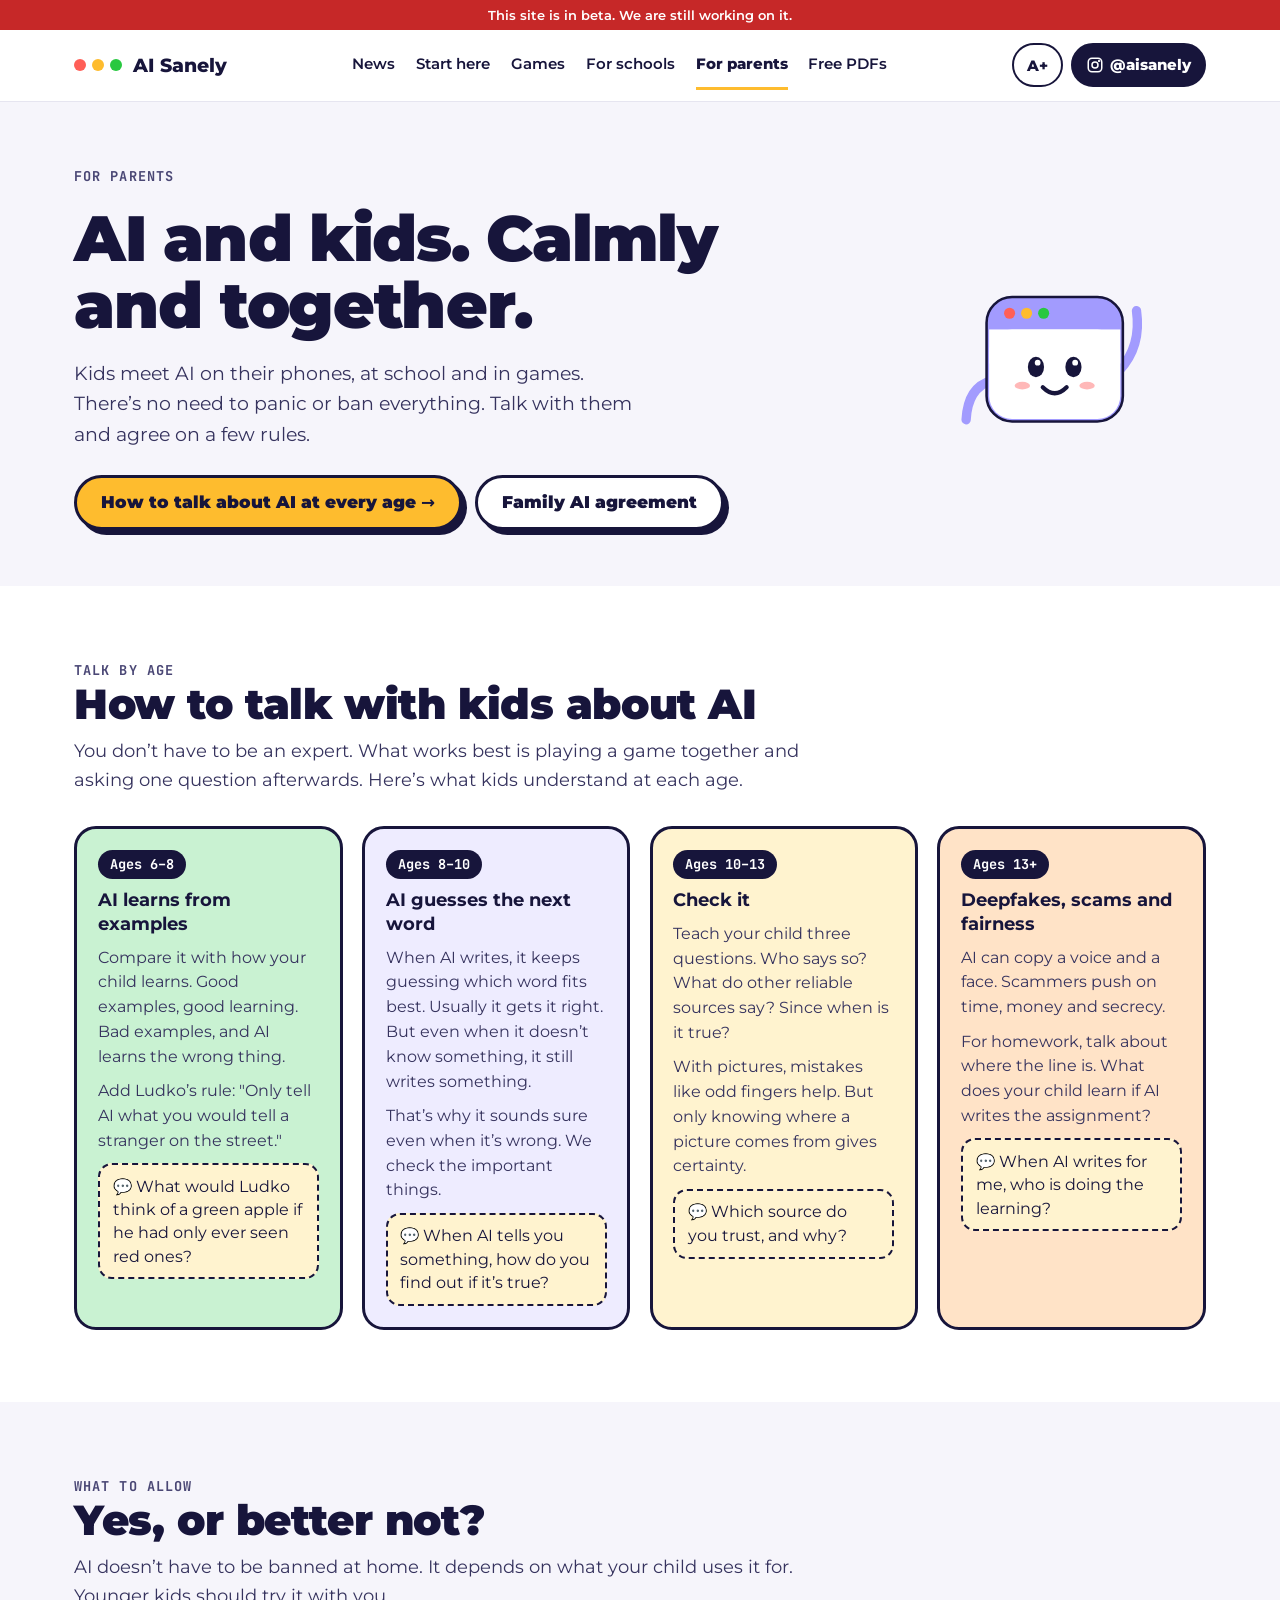
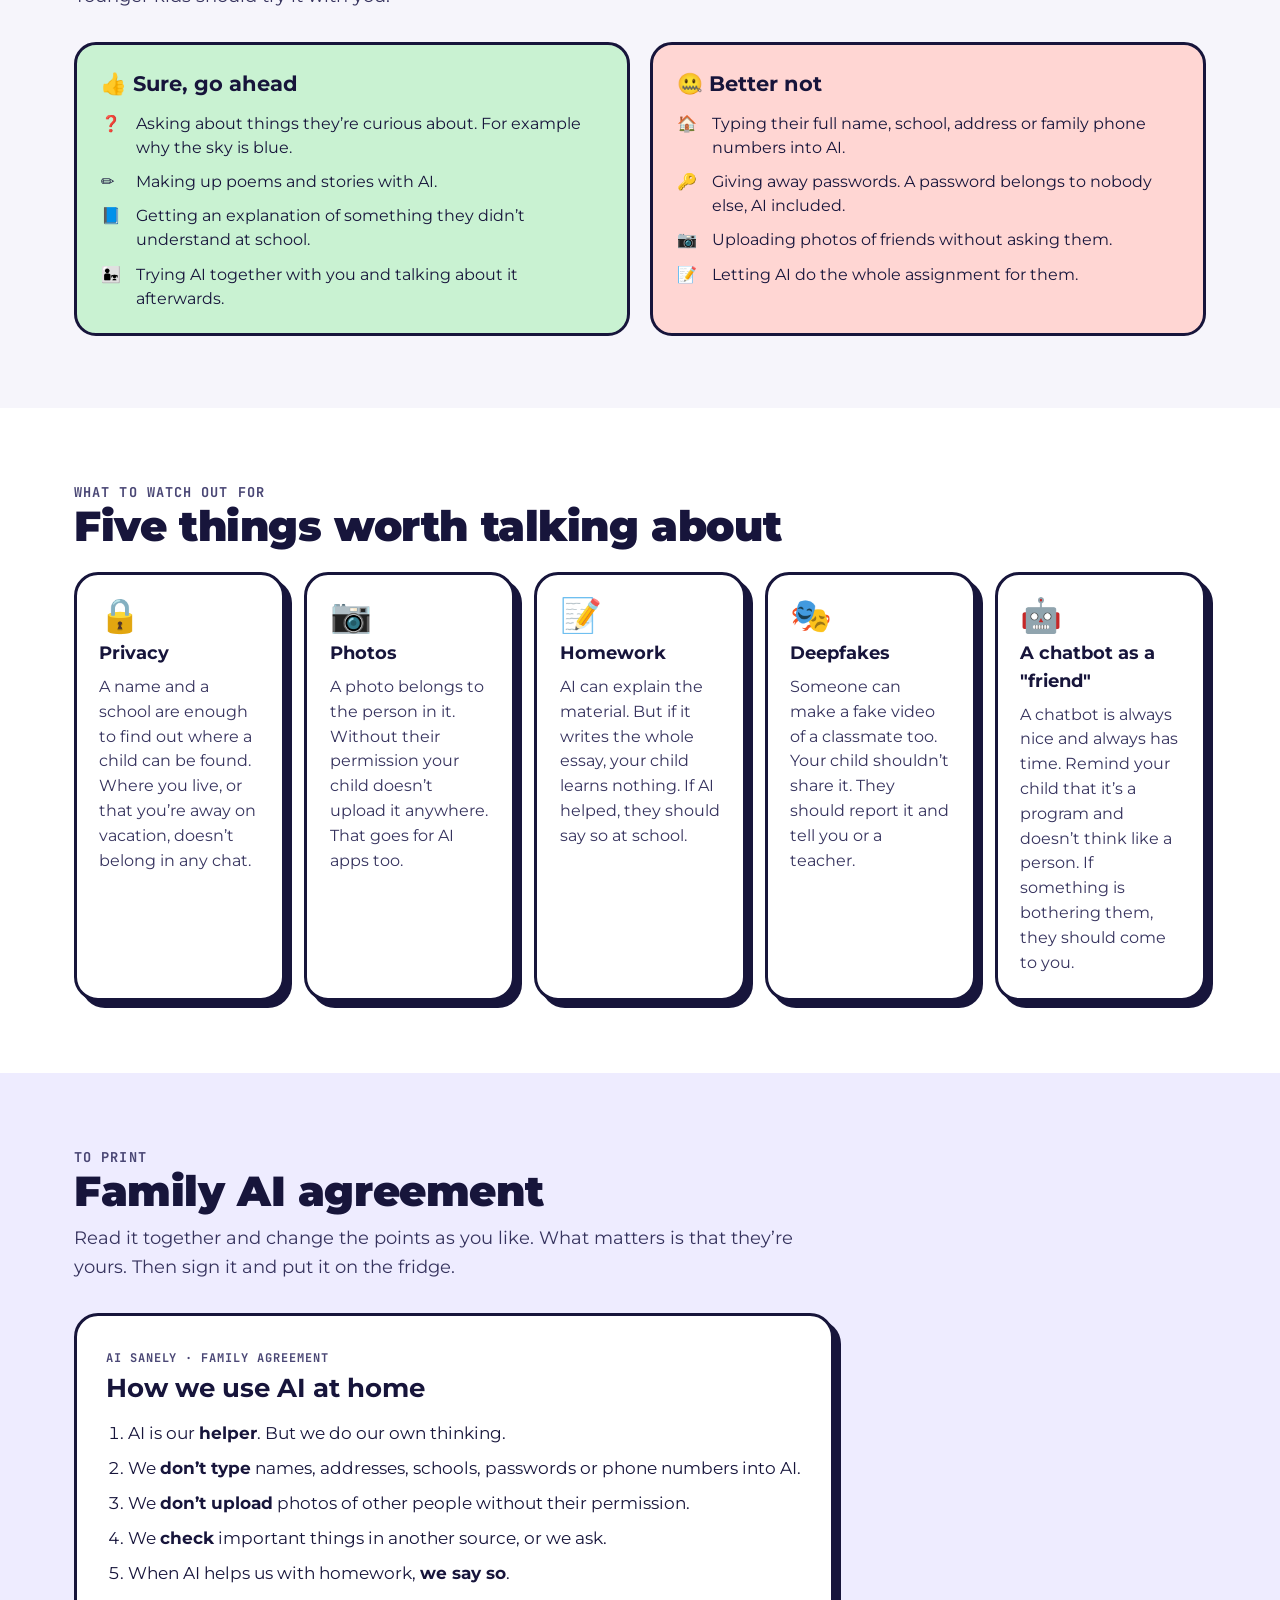
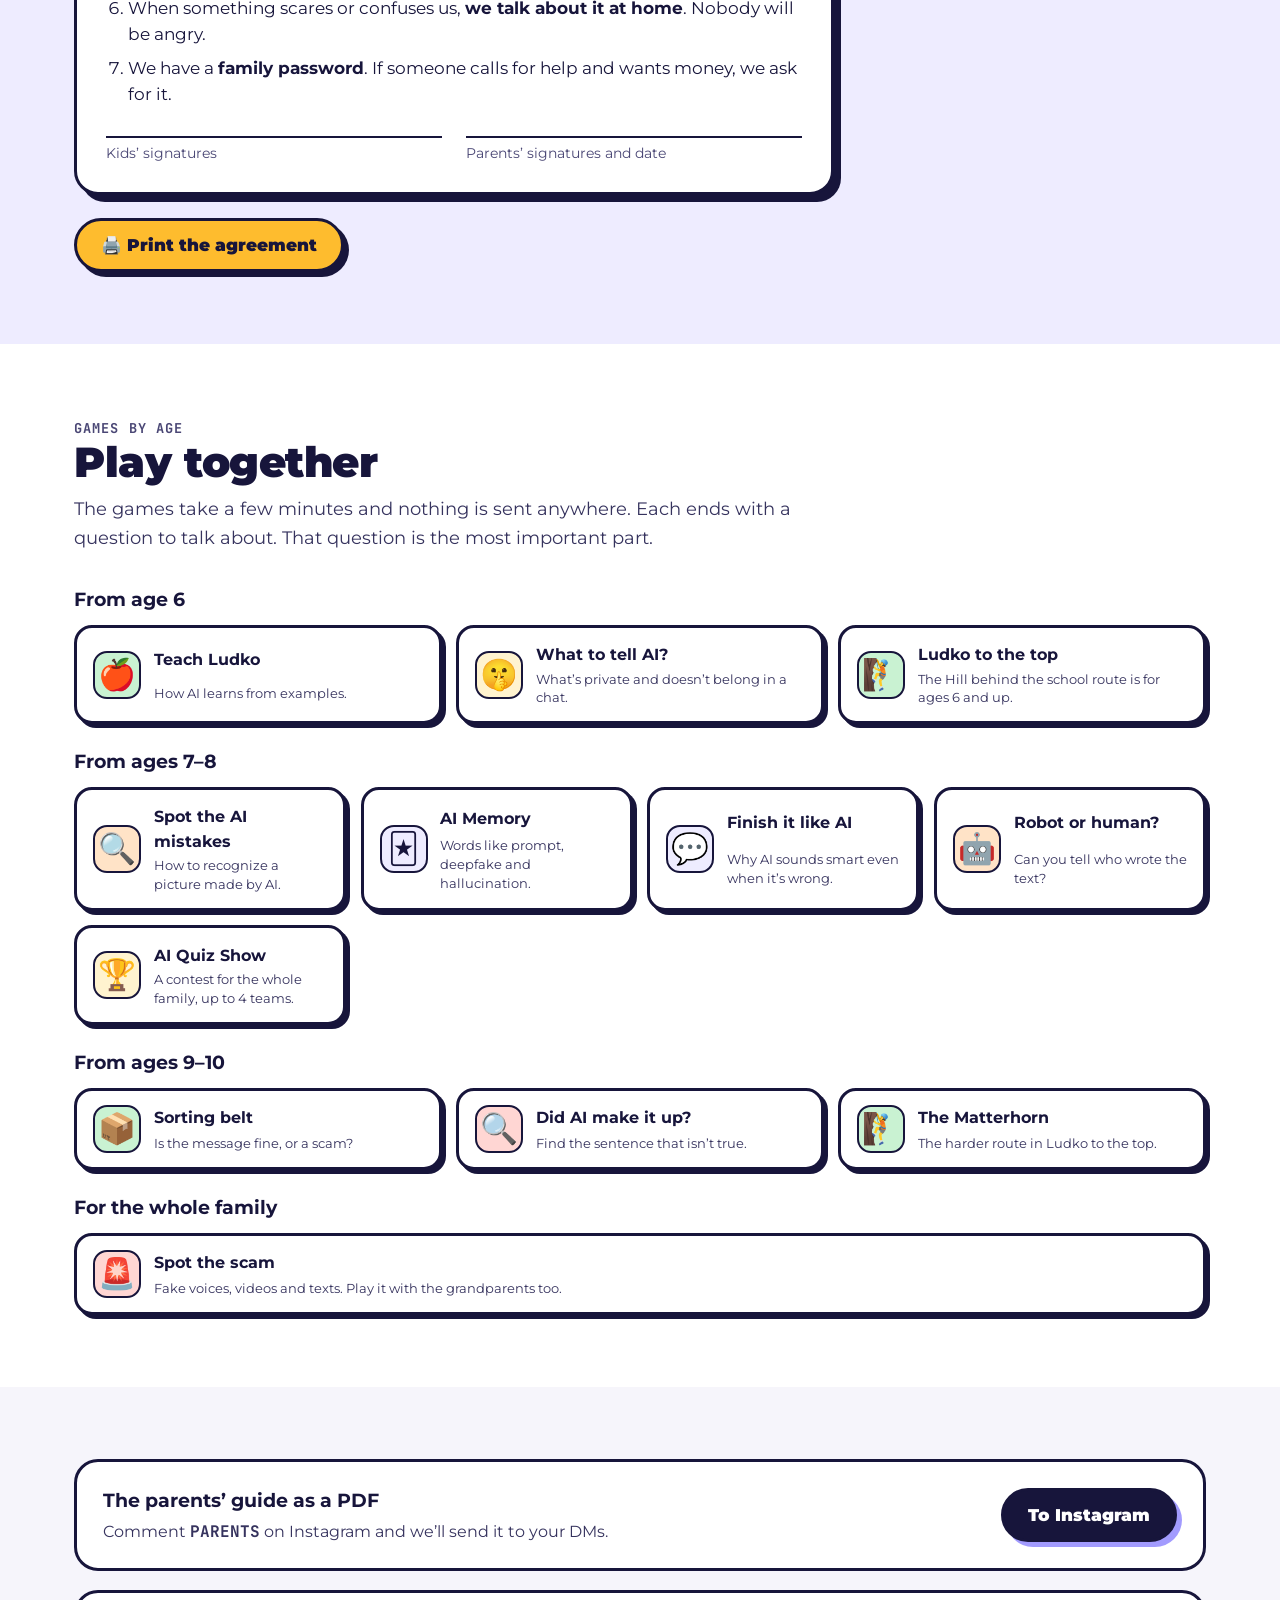
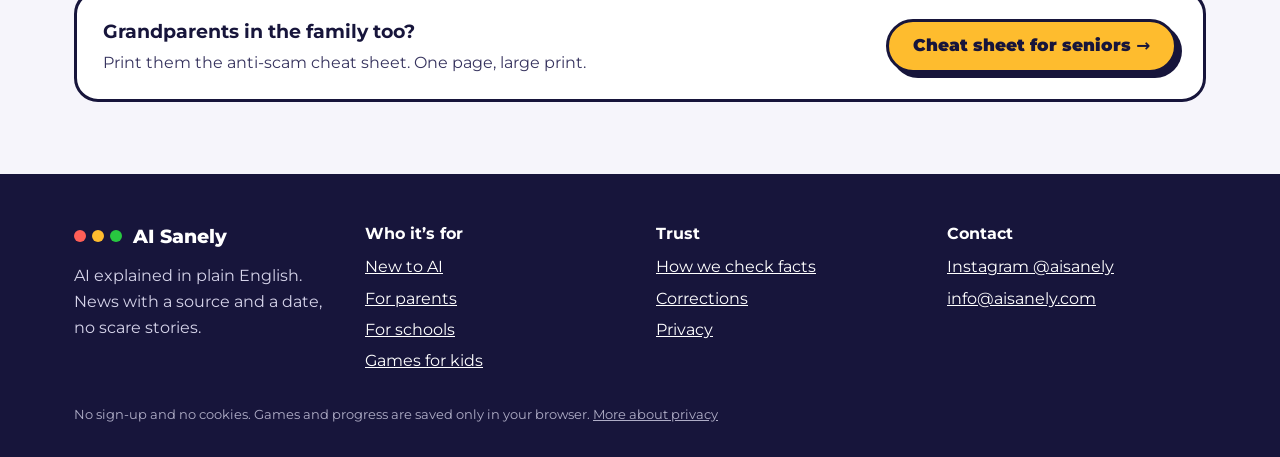
<file: parents.html>
<!doctype html>
<html lang="en">
<head>
<meta charset="utf-8">
<meta name="viewport" content="width=device-width, initial-scale=1">
<title>AI and kids: a guide for parents · AI Sanely</title>
<meta name="description" content="How to talk with kids about AI at every age, what to allow, what to watch out for, a family AI agreement to print and games to play together.">
<meta property="og:title" content="AI and kids: calmly and together">
<meta property="og:description" content="How to talk about AI at every age, what to allow, a family agreement to print and games for kids.">
<meta property="og:type" content="website">
<meta property="og:url" content="https://aisanely.com/parents.html">
<meta property="og:image" content="https://aisanely.com/assets/og/parents.png">
<meta property="og:image:width" content="1200">
<meta property="og:image:height" content="630">
<meta property="og:image:alt" content="AI and kids: a guide for parents. Mascot Ludko.">
<meta property="og:site_name" content="AI Sanely">
<meta property="og:locale" content="en_US">
<meta name="twitter:card" content="summary_large_image">
<meta name="theme-color" content="#17153B">
<link rel="icon" href="assets/favicon.svg" type="image/svg+xml">
<link rel="apple-touch-icon" href="assets/apple-touch-icon.png">
<link rel="manifest" href="assets/site.webmanifest">
<link rel="stylesheet" href="assets/fonts/fonts.css">
<link rel="stylesheet" href="assets/ui.css">
<style>
.beta-bar{background:#C62828;color:#FFFFFF;text-align:center;font:600 13px/1.4 Montserrat,system-ui,sans-serif;padding:6px 16px}
.btns{display:flex;flex-wrap:wrap;gap:.8rem;margin-top:.4rem}
.ages{display:grid;gap:1.2rem;grid-template-columns:repeat(auto-fit,minmax(min(100%,250px),1fr))}
.agec{display:flex;flex-direction:column;gap:.6rem;border-radius:22px;border:3px solid var(--ink);padding:1.3rem;background:#fff}
.agec .yr{align-self:flex-start;font-family:"JetBrains Mono",monospace;font-weight:700;font-size:.85rem;background:var(--ink);color:#fff;border-radius:999px;padding:.25rem .75rem}
.agec b{font-size:1.15rem;line-height:1.3}
.agec p{margin:0;line-height:1.55;color:var(--ink2)}
.agec .say{background:var(--yel2);border:2px dashed var(--ink);border-radius:14px;padding:.6rem .8rem;line-height:1.5;font-size:.97rem}
.yesno{display:grid;gap:1.2rem;grid-template-columns:repeat(auto-fit,minmax(min(100%,300px),1fr))}
.yesno .col{border:3px solid var(--ink);border-radius:22px;padding:1.4rem 1.5rem}
.yesno h3{margin:0 0 .8rem;font-size:1.3rem}
.yesno ul{margin:0;padding:0;list-style:none;display:flex;flex-direction:column;gap:.65rem}
.yesno li{display:grid;grid-template-columns:1.8rem 1fr;gap:.4rem;line-height:1.5}
.watch{display:grid;gap:1.2rem;grid-template-columns:repeat(auto-fit,minmax(min(100%,195px),1fr))}
.watch .card{display:flex;flex-direction:column;gap:.5rem}
.watch .e{font-size:2.1rem;line-height:1}
.watch b{font-size:1.15rem}
.watch p{margin:0;line-height:1.55;color:var(--ink2)}
.deal{background:#fff;border:3px solid var(--ink);border-radius:24px;padding:1.8rem;box-shadow:7px 7px 0 var(--ink);max-width:760px}
.deal h3{margin:0 0 .3rem;font-size:1.6rem}
.deal ol{margin:.8rem 0;padding-left:1.4rem;display:flex;flex-direction:column;gap:.55rem;line-height:1.55;font-size:1.05rem}
.deal .sign{display:grid;grid-template-columns:1fr 1fr;gap:1.5rem;margin-top:1.8rem}
.deal .sign span{border-top:2px solid var(--ink);padding-top:.3rem;font-size:.85rem;color:var(--mut)}
.games{display:flex;flex-direction:column;gap:1.4rem}
.grow h3{margin:0 0 .7rem;font-size:1.2rem}
.glist{display:grid;gap:.9rem;grid-template-columns:repeat(auto-fit,minmax(min(100%,240px),1fr))}
.glist a{display:grid;grid-template-columns:auto 1fr;gap:.2rem .8rem;align-items:center;text-decoration:none;background:#fff;border:3px solid var(--ink);border-radius:18px;padding:.9rem 1rem;box-shadow:4px 4px 0 var(--ink);transition:transform .15s,box-shadow .15s}
.glist a:hover{transform:translate(-2px,-2px);box-shadow:6px 6px 0 var(--ink)}
.glist .e{grid-row:span 2;font-size:1.9rem;width:3rem;height:3rem;border-radius:14px;border:2px solid var(--ink);display:flex;align-items:center;justify-content:center}
.glist b{font-size:1.02rem}
.glist small{color:var(--ink2);line-height:1.4}
.box{border:3px solid var(--ink);border-radius:24px;padding:1.5rem 1.6rem;display:flex;flex-wrap:wrap;align-items:center;justify-content:space-between;gap:1rem;background:#fff}
.box p{margin:.3rem 0 0;color:var(--ink2);line-height:1.5}
@media print{
  .beta-bar,.top,.foot,main > section:not(#dohoda),#dohoda .wrap > :not(.deal){display:none!important}
  #dohoda{background:#fff;padding:0}
  #dohoda .deal{box-shadow:none;border-width:2px;max-width:none}
}
</style>
<script src="assets/stats.js"></script>
</head>
<body>
<div class="beta-bar" role="note">This site is in beta. We are still working on it.</div>
<header id="site-header"></header>
<main id="main">

<section class="hero">
  <div class="wrap">
    <div class="txt">
      <span class="kicker">For parents</span>
      <h1>AI and kids. Calmly and&nbsp;together.</h1>
      <p class="lead">Kids meet AI on their phones, at school and in games. There’s no need to panic or ban everything. Talk with them and agree on a few rules.</p>
      <div class="btns">
        <a class="btn yel" href="#age">How to talk about AI at every age →</a>
        <a class="btn" href="#agreement">Family AI agreement</a>
      </div>
    </div>
    <div class="art bob" data-ludko="hi" data-w="230"></div>
  </div>
</section>

<section class="sec" id="age" style="scroll-margin-top:4rem">
  <div class="wrap">
    <span class="kicker">Talk by age</span>
    <h2>How to talk with kids about AI</h2>
    <p class="lead">You don’t have to be an expert. What works best is playing a game together and asking one question afterwards. Here’s what kids understand at each age.</p>
    <div class="ages">
      <div class="agec reveal" style="background:#C9F2D2"><span class="yr">Ages 6–8</span><b>AI learns from examples</b>
        <p>Compare it with how your child learns. Good examples, good learning. Bad examples, and AI learns the wrong thing.</p>
        <p>Add Ludko’s rule: "Only tell AI what you would tell a stranger on the street."</p>
        <div class="say">💬 What would Ludko think of a green apple if he had only ever seen red ones?</div></div>
      <div class="agec reveal" style="background:#EEECFF"><span class="yr">Ages 8–10</span><b>AI guesses the next word</b>
        <p>When AI writes, it keeps guessing which word fits best. Usually it gets it right. But even when it doesn’t know something, it still writes something.</p>
        <p>That’s why it sounds sure even when it’s wrong. We check the important things.</p>
        <div class="say">💬 When AI tells you something, how do you find out if it’s true?</div></div>
      <div class="agec reveal" style="background:#FFF3CF"><span class="yr">Ages 10–13</span><b>Check it</b>
        <p>Teach your child three questions. Who says so? What do other reliable sources say? Since when is it true?</p>
        <p>With pictures, mistakes like odd fingers help. But only knowing where a picture comes from gives certainty.</p>
        <div class="say">💬 Which source do you trust, and why?</div></div>
      <div class="agec reveal" style="background:#FFE3C7"><span class="yr">Ages 13+</span><b>Deepfakes, scams and fairness</b>
        <p>AI can copy a voice and a face. Scammers push on time, money and secrecy.</p>
        <p>For homework, talk about where the line is. What does your child learn if AI writes the assignment?</p>
        <div class="say">💬 When AI writes for me, who is doing the learning?</div></div>
    </div>
  </div>
</section>

<section class="sec tint">
  <div class="wrap">
    <span class="kicker">What to allow</span>
    <h2>Yes, or better not?</h2>
    <p class="lead">AI doesn’t have to be banned at home. It depends on what your child uses it for. Younger kids should try it with you.</p>
    <div class="yesno">
      <div class="col" style="background:#C9F2D2"><h3>👍 Sure, go ahead</h3><ul>
        <li><span aria-hidden="true">❓</span><span>Asking about things they’re curious about. For example why the sky is blue.</span></li>
        <li><span aria-hidden="true">✏️</span><span>Making up poems and stories with AI.</span></li>
        <li><span aria-hidden="true">📘</span><span>Getting an explanation of something they didn’t understand at school.</span></li>
        <li><span aria-hidden="true">👨‍👧</span><span>Trying AI together with you and talking about it afterwards.</span></li>
      </ul></div>
      <div class="col" style="background:#FFD6D3"><h3>🤐 Better not</h3><ul>
        <li><span aria-hidden="true">🏠</span><span>Typing their full name, school, address or family phone numbers into AI.</span></li>
        <li><span aria-hidden="true">🔑</span><span>Giving away passwords. A password belongs to nobody else, AI included.</span></li>
        <li><span aria-hidden="true">📷</span><span>Uploading photos of friends without asking them.</span></li>
        <li><span aria-hidden="true">📝</span><span>Letting AI do the whole assignment for them.</span></li>
      </ul></div>
    </div>
  </div>
</section>

<section class="sec">
  <div class="wrap">
    <span class="kicker">What to watch out for</span>
    <h2>Five things worth talking about</h2>
    <div class="watch" style="margin-top:1.4rem">
      <div class="card reveal"><span class="e" aria-hidden="true">🔒</span><b>Privacy</b><p>A name and a school are enough to find out where a child can be found. Where you live, or that you’re away on vacation, doesn’t belong in any chat.</p></div>
      <div class="card reveal"><span class="e" aria-hidden="true">📷</span><b>Photos</b><p>A photo belongs to the person in it. Without their permission your child doesn’t upload it anywhere. That goes for AI apps too.</p></div>
      <div class="card reveal"><span class="e" aria-hidden="true">📝</span><b>Homework</b><p>AI can explain the material. But if it writes the whole essay, your child learns nothing. If AI helped, they should say so at school.</p></div>
      <div class="card reveal"><span class="e" aria-hidden="true">🎭</span><b>Deepfakes</b><p>Someone can make a fake video of a classmate too. Your child shouldn’t share it. They should report it and tell you or a teacher.</p></div>
      <div class="card reveal"><span class="e" aria-hidden="true">🤖</span><b>A chatbot as a "friend"</b><p>A chatbot is always nice and always has time. Remind your child that it’s a program and doesn’t think like a person. If something is bothering them, they should come to you.</p></div>
    </div>
  </div>
</section>

<section class="sec lil" id="agreement" style="scroll-margin-top:4rem">
  <div class="wrap">
    <span class="kicker">To print</span>
    <h2>Family AI agreement</h2>
    <p class="lead">Read it together and change the points as you like. What matters is that they’re yours. Then sign it and put it on the fridge.</p>
    <div class="deal">
      <span class="kicker" style="font-size:.75rem">AI Sanely · family agreement</span>
      <h3>How we use AI at home</h3>
      <ol>
        <li>AI is our <b>helper</b>. But we do our own thinking.</li>
        <li>We <b>don’t type</b> names, addresses, schools, passwords or phone numbers into AI.</li>
        <li>We <b>don’t upload</b> photos of other people without their permission.</li>
        <li>We <b>check</b> important things in another source, or we ask.</li>
        <li>When AI helps us with homework, <b>we say so</b>.</li>
        <li>When something scares or confuses us, <b>we talk about it at home</b>. Nobody will be angry.</li>
        <li>We have a <b>family password</b>. If someone calls for help and wants money, we ask for it.</li>
      </ol>
      <div class="sign"><span>Kids’ signatures</span><span>Parents’ signatures and date</span></div>
    </div>
    <div style="margin-top:1.4rem;display:flex;gap:.8rem;flex-wrap:wrap"><button type="button" class="btn yel" onclick="window.print()">🖨️ Print the agreement</button></div>
  </div>
</section>

<section class="sec" id="games-by-age" style="scroll-margin-top:4rem">
  <div class="wrap">
    <span class="kicker">Games by age</span>
    <h2>Play together</h2>
    <p class="lead">The games take a few minutes and nothing is sent anywhere. Each ends with a question to talk about. That question is the most important part.</p>
    <div class="games">
      <div class="grow"><h3>From age 6</h3><div class="glist">
        <a href="games.html#nauc"><span class="e" style="background:#C9F2D2" aria-hidden="true">🍎</span><b>Teach Ludko</b><small>How AI learns from examples.</small></a>
        <a href="games.html#prezradit"><span class="e" style="background:#FFF3CF" aria-hidden="true">🤫</span><b>What to tell AI?</b><small>What’s private and doesn’t belong in a chat.</small></a>
        <a href="games.html#vrchol"><span class="e" style="background:#C9F2D2" aria-hidden="true">🧗</span><b>Ludko to the top</b><small>The Hill behind the school route is for ages 6 and up.</small></a>
      </div></div>
      <div class="grow"><h3>From ages 7–8</h3><div class="glist">
        <a href="games.html#chyby"><span class="e" style="background:#FFE3C7" aria-hidden="true">🔍</span><b>Spot the AI mistakes</b><small>How to recognize a picture made by AI.</small></a>
        <a href="games.html#pexeso"><span class="e" style="background:#EEECFF" aria-hidden="true">🃏</span><b>AI Memory</b><small>Words like prompt, deepfake and hallucination.</small></a>
        <a href="games.html#slovo"><span class="e" style="background:#EEECFF" aria-hidden="true">💬</span><b>Finish it like AI</b><small>Why AI sounds smart even when it’s wrong.</small></a>
        <a href="games.html#robot"><span class="e" style="background:#FFE3C7" aria-hidden="true">🤖</span><b>Robot or human?</b><small>Can you tell who wrote the text?</small></a>
        <a href="games.html#riskuj"><span class="e" style="background:#FFF3CF" aria-hidden="true">🏆</span><b>AI Quiz Show</b><small>A contest for the whole family, up to 4 teams.</small></a>
      </div></div>
      <div class="grow"><h3>From ages 9–10</h3><div class="glist">
        <a href="games.html#pas"><span class="e" style="background:#C9F2D2" aria-hidden="true">📦</span><b>Sorting belt</b><small>Is the message fine, or a scam?</small></a>
        <a href="games.html#halu"><span class="e" style="background:#FFD6D3" aria-hidden="true">🔍</span><b>Did AI make it up?</b><small>Find the sentence that isn’t true.</small></a>
        <a href="games.html#vrchol"><span class="e" style="background:#C9F2D2" aria-hidden="true">🧗</span><b>The Matterhorn</b><small>The harder route in Ludko to the top.</small></a>
      </div></div>
      <div class="grow"><h3>For the whole family</h3><div class="glist">
        <a href="games.html#podvod"><span class="e" style="background:#FFD6D3" aria-hidden="true">🚨</span><b>Spot the scam</b><small>Fake voices, videos and texts. Play it with the grandparents too.</small></a>
      </div></div>
    </div>
  </div>
</section>

<section class="sec tint">
  <div class="wrap" style="display:flex;flex-direction:column;gap:1.2rem">
    <div class="box">
      <div style="flex:1 1 300px"><b style="font-size:1.2rem">The parents’ guide as a PDF</b><p>Comment <b class="mono">PARENTS</b> on Instagram and we’ll send it to your DMs.</p></div>
      <a class="btn dark" href="https://www.instagram.com/aisanely/">To Instagram</a>
    </div>
    <div class="box">
      <div style="flex:1 1 300px"><b style="font-size:1.2rem">Grandparents in the family too?</b><p>Print them the anti-scam cheat sheet. One page, large print.</p></div>
      <a class="btn yel" href="seniors.html">Cheat sheet for seniors →</a>
    </div>
  </div>
</section>

</main>
<footer id="site-footer"></footer>
<script src="assets/ui.js"></script>
</body>
</html>
</file>
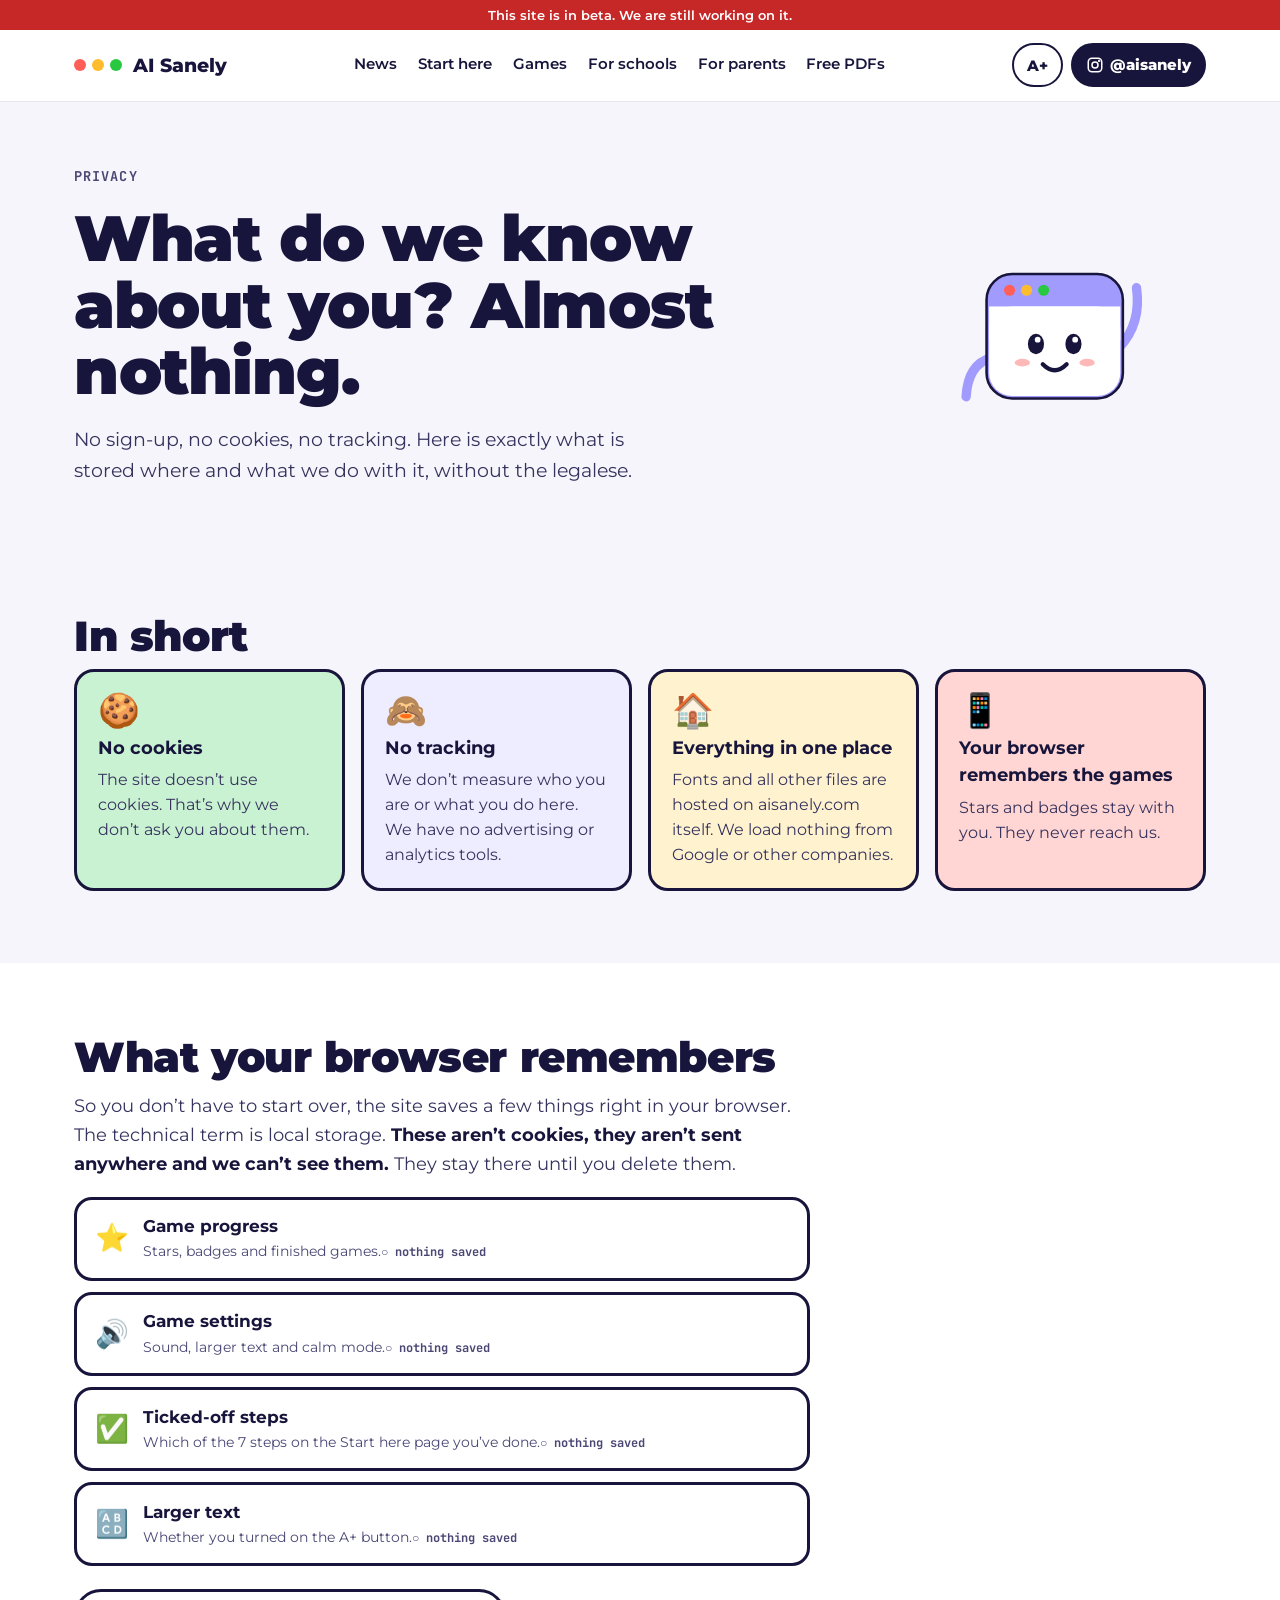
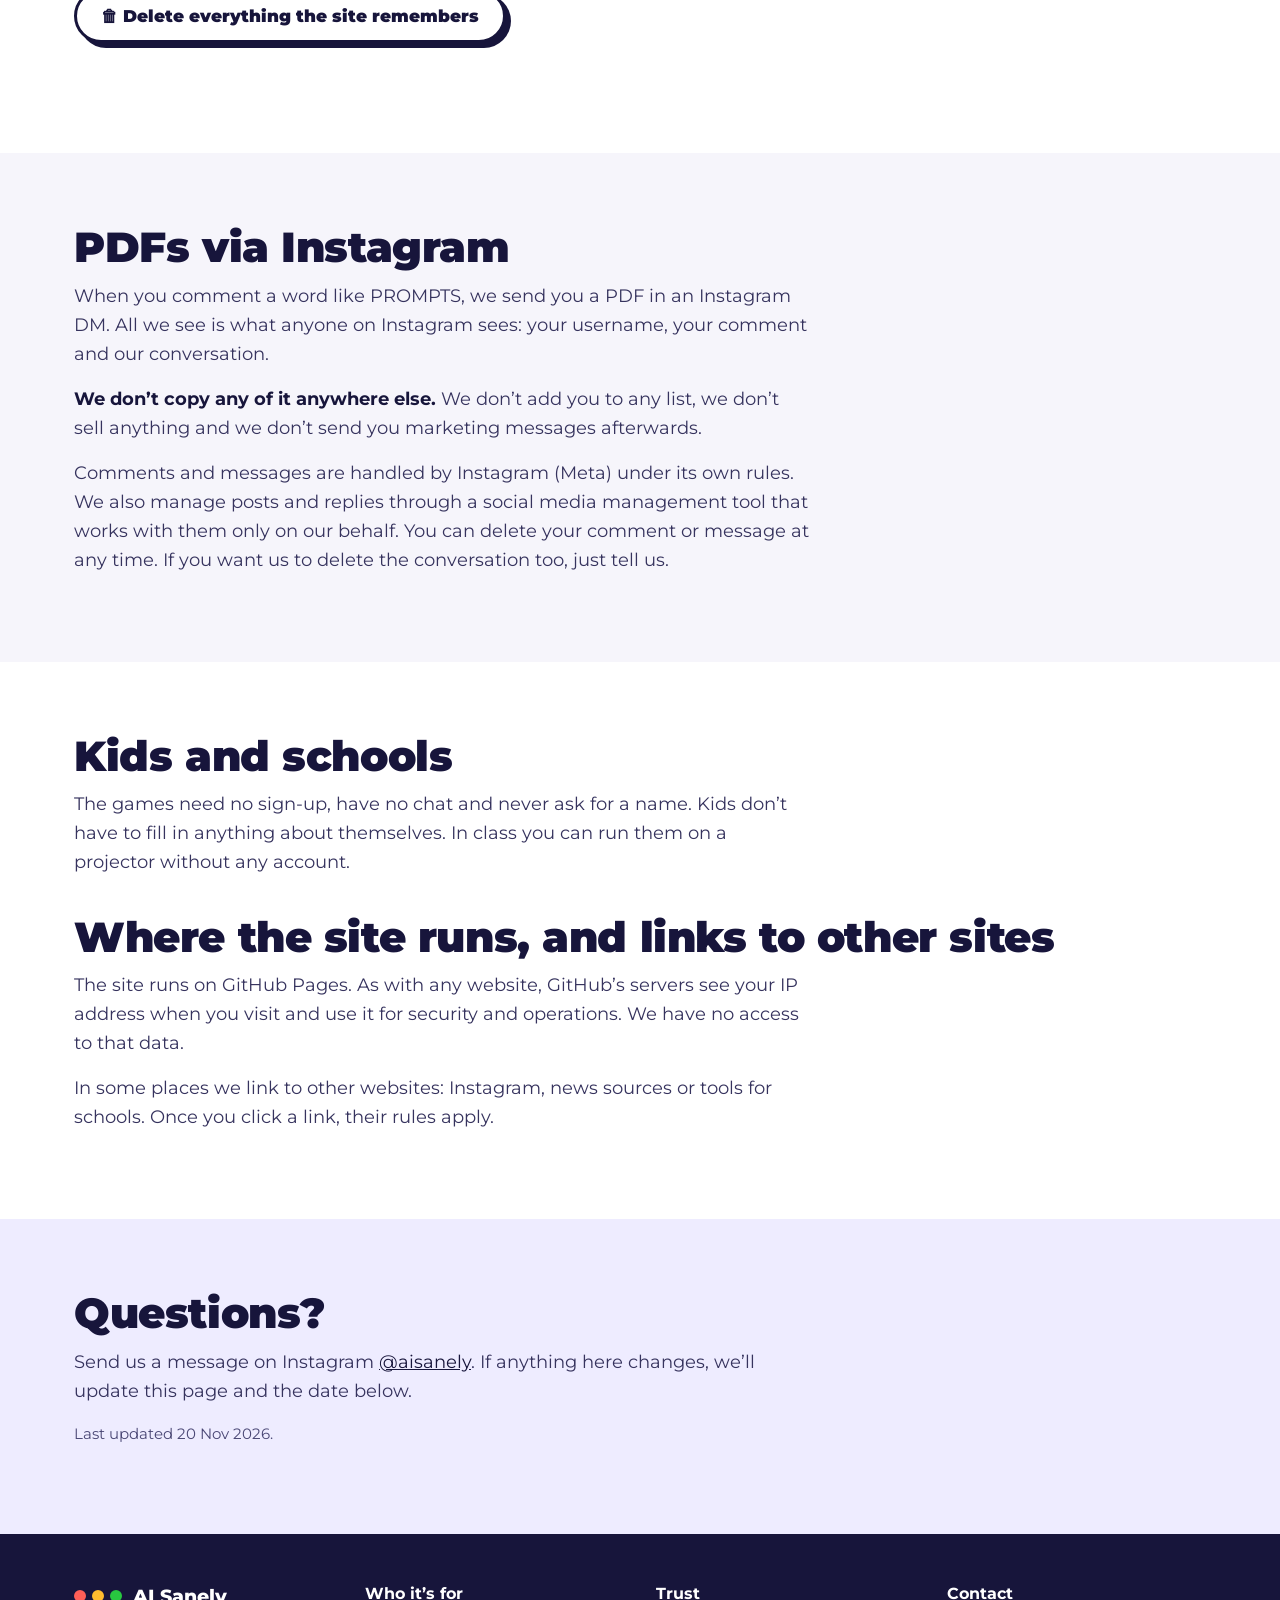
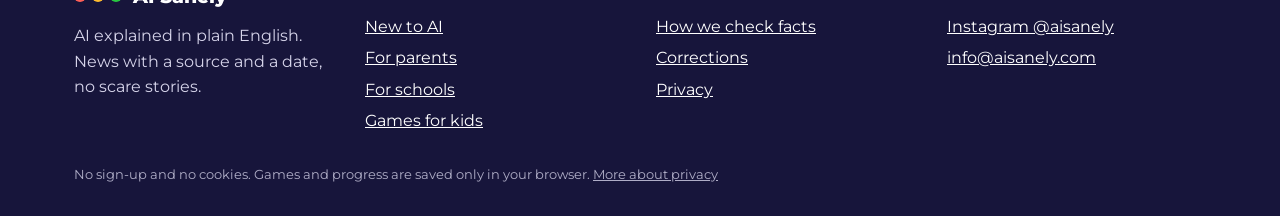
<file: privacy.html>
<!doctype html>
<html lang="en">
<head>
<meta charset="utf-8">
<meta name="viewport" content="width=device-width, initial-scale=1">
<title>Privacy · AI Sanely</title>
<meta name="description" content="What we know about you? Almost nothing. No sign-up, no cookies. What your browser stores, how free PDFs via Instagram work and where the site runs.">
<meta property="og:title" content="Privacy: what do we know about you? Almost nothing.">
<meta property="og:description" content="No sign-up and no cookies. Exactly what is stored where, in plain English.">
<meta property="og:type" content="website">
<meta property="og:url" content="https://aisanely.com/privacy.html">
<meta property="og:image" content="https://aisanely.com/assets/og/privacy.png">
<meta property="og:image:width" content="1200">
<meta property="og:image:height" content="630">
<meta property="og:image:alt" content="Privacy at AI Sanely: no cookies, no sign-up. Mascot Ludko.">
<meta property="og:site_name" content="AI Sanely">
<meta property="og:locale" content="en_US">
<meta name="twitter:card" content="summary_large_image">
<meta name="theme-color" content="#17153B">
<link rel="icon" href="assets/favicon.svg" type="image/svg+xml">
<link rel="apple-touch-icon" href="assets/apple-touch-icon.png">
<link rel="manifest" href="assets/site.webmanifest">
<link rel="stylesheet" href="assets/fonts/fonts.css">
<link rel="stylesheet" href="assets/ui.css">
<style>
.beta-bar{background:#C62828;color:#FFFFFF;text-align:center;font:600 13px/1.4 Montserrat,system-ui,sans-serif;padding:6px 16px}
.facts{display:grid;gap:1rem;grid-template-columns:repeat(auto-fit,minmax(min(100%,230px),1fr))}
.fact{border-radius:20px;padding:1.3rem;border:3px solid var(--ink);display:flex;flex-direction:column;gap:.45rem}
.fact .e{font-size:2.1rem;line-height:1}
.fact b{font-size:1.15rem}
.fact span{line-height:1.55;color:var(--ink2)}
.prose{max-width:46rem;font-size:1.1rem;line-height:1.65;color:var(--ink2)}
.prose p{margin:0 0 1rem}
.prose b{color:var(--ink)}
.store{display:flex;flex-direction:column;gap:.7rem;max-width:46rem;margin:1.2rem 0 1.4rem;padding:0;list-style:none}
.store li{display:grid;grid-template-columns:auto 1fr;gap:.9rem;align-items:center;background:#fff;border:3px solid var(--ink);border-radius:18px;padding:.9rem 1.1rem}
.store .e{font-size:1.7rem}
.store b{display:block;font-size:1.05rem}
.store small{color:var(--mut);font-size:.9rem}
.store .have{font-family:"JetBrains Mono",monospace;font-size:.75rem;font-weight:700;color:var(--mut)}
.store .have.on{color:#1B7F34}
#wipe.sure{background:#FFD6D3}
#wipeMsg{margin:.9rem 0 0;font-weight:700;min-height:1.5em}
.upd{font-size:.95rem;color:var(--mut)}
html:not(.stats-on) [data-stats="on"],html.stats-on [data-stats="off"]{display:none!important}
</style>
<script src="assets/stats.js"></script>
</head>
<body>
<div class="beta-bar" role="note">This site is in beta. We are still working on it.</div>
<header id="site-header"></header>
<main id="main">

<section class="hero">
  <div class="wrap">
    <div class="txt">
      <span class="kicker">Privacy</span>
      <h1>What do we know about you? Almost nothing.</h1>
      <p class="lead" data-stats="off">No sign-up, no cookies, no tracking. Here is exactly what is stored where and what we do with it, without the legalese.</p>
      <p class="lead" data-stats="on">No sign-up and no cookies. We only count anonymous visits. Here is exactly what is stored where and what we do with it, without the legalese.</p>
    </div>
    <div class="art bob" data-ludko="hi" data-w="230"></div>
  </div>
</section>

<section class="sec tint">
  <div class="wrap">
    <h2>In short</h2>
    <div class="facts">
      <div class="fact" style="background:#C9F2D2"><span class="e" aria-hidden="true">🍪</span><b>No cookies</b><span>The site doesn’t use cookies. That’s why we don’t ask you about them.</span></div>
      <div class="fact" style="background:#EEECFF" data-stats="off"><span class="e" aria-hidden="true">🙈</span><b>No tracking</b><span>We don’t measure who you are or what you do here. We have no advertising or analytics tools.</span></div>
      <div class="fact" style="background:#EEECFF" data-stats="on"><span class="e" aria-hidden="true">📊</span><b>Totals, not you</b><span>We count how many people view the pages and games. We don’t know who you are, and we don’t follow you on other sites.</span></div>
      <div class="fact" style="background:#FFF3CF" data-stats="off"><span class="e" aria-hidden="true">🏠</span><b>Everything in one place</b><span>Fonts and all other files are hosted on aisanely.com itself. We load nothing from Google or other companies.</span></div>
      <div class="fact" style="background:#FFF3CF" data-stats="on"><span class="e" aria-hidden="true">🏠</span><b>Everything in one place</b><span>Fonts, scripts and images are hosted on aisanely.com itself. The only exception is anonymous visit counting.</span></div>
      <div class="fact" style="background:#FFD6D3"><span class="e" aria-hidden="true">📱</span><b>Your browser remembers the games</b><span>Stars and badges stay with you. They never reach us.</span></div>
    </div>
  </div>
</section>

<section class="sec">
  <div class="wrap">
    <h2>What your browser remembers</h2>
    <div class="prose">
      <p>So you don’t have to start over, the site saves a few things right in your browser. The technical term is local storage. <b>These aren’t cookies, they aren’t sent anywhere and we can’t see them.</b> They stay there until you delete them.</p>
    </div>
    <ul class="store">
      <li><span class="e" aria-hidden="true">⭐</span><span><b>Game progress</b><small>Stars, badges and finished games.</small><span class="have" data-key="aisanely-games-v1"></span></span></li>
      <li><span class="e" aria-hidden="true">🔊</span><span><b>Game settings</b><small>Sound, larger text and calm mode.</small><span class="have" data-key="aisanely-games-prefs"></span></span></li>
      <li><span class="e" aria-hidden="true">✅</span><span><b>Ticked-off steps</b><small>Which of the 7 steps on the Start here page you’ve done.</small><span class="have" data-key="aisanely-7days"></span></span></li>
      <li><span class="e" aria-hidden="true">🔠</span><span><b>Larger text</b><small>Whether you turned on the A+ button.</small><span class="have" data-key="aisanely-big"></span></span></li>
    </ul>
    <button type="button" class="btn" id="wipe">🗑 Delete everything the site remembers</button>
    <p id="wipeMsg" aria-live="polite"></p>
  </div>
</section>

<section class="sec tint">
  <div class="wrap">
    <h2>PDFs via Instagram</h2>
    <div class="prose">
      <p>When you comment a word like PROMPTS, we send you a PDF in an Instagram DM. All we see is what anyone on Instagram sees: your username, your comment and our conversation.</p>
      <p><b>We don’t copy any of it anywhere else.</b> We don’t add you to any list, we don’t sell anything and we don’t send you marketing messages afterwards.</p>
      <p>Comments and messages are handled by Instagram (Meta) under its own rules. We also manage posts and replies through a social media management tool that works with them only on our behalf. You can delete your comment or message at any time. If you want us to delete the conversation too, just tell us.</p>
    </div>
  </div>
</section>

<section class="sec">
  <div class="wrap">
    <h2>Kids and schools</h2>
    <div class="prose">
      <p>The games need no sign-up, have no chat and never ask for a name. Kids don’t have to fill in anything about themselves. In class you can run them on a projector without any account.</p>
    </div>
    <h2 style="margin-top:2.4rem">Where the site runs, and links to other sites</h2>
    <div class="prose">
      <p>The site runs on GitHub Pages. As with any website, GitHub’s servers see your IP address when you visit and use it for security and operations. We have no access to that data.</p>
      <p>In some places we link to other websites: Instagram, news sources or tools for schools. Once you click a link, their rules apply.</p>
    </div>
    <div data-stats="on">
    <h2 style="margin-top:2.4rem">Counting visits</h2>
    <div class="prose">
      <p>We want to know which pages and games people enjoy. So we count visits with <a href="https://www.goatcounter.com/">GoatCounter</a>. It doesn’t use cookies and doesn’t store anything in your browser.</p>
      <p><b>A visit sends:</b> the page address, the site you came from and your screen width. We also count some clicks, for example on Instagram, on our email address or starting a game.</p>
      <p>GoatCounter works out your country from your IP address, and your browser name and system from its user agent. It doesn’t store the IP address or the user agent in its database. To avoid counting one visit twice, it keeps them in memory for at most 8 hours.</p>
      <p>We only see totals, for example how many people started Ludko to the top today. We don’t know who you are. We don’t sell anything and don’t pass it on to anyone.</p>
      <p>Counting only happens on aisanely.com. If your browser has Do Not Track or Global Privacy Control turned on, nothing is sent.</p>
    </div>
    </div>
  </div>
</section>

<section class="sec lil">
  <div class="wrap">
    <h2>Questions?</h2>
    <div class="prose">
      <p>Send us a message on Instagram <a href="https://www.instagram.com/aisanely/">@aisanely</a>. If anything here changes, we’ll update this page and the date below.</p>
      <p class="upd">Last updated 20 Nov 2026.</p>
    </div>
  </div>
</section>

</main>
<footer id="site-footer"></footer>
<script src="assets/ui.js"></script>
<script>
(function () {
  var KEYS = ['aisanely-games-v1', 'aisanely-games-prefs', 'aisanely-7days', 'aisanely-big'];
  function has(k) { try { return localStorage.getItem(k) !== null; } catch (e) { return false; } }
  function show() {
    Array.prototype.forEach.call(document.querySelectorAll('.have'), function (el) {
      var on = has(el.getAttribute('data-key'));
      el.textContent = on ? '● saved in this browser' : '○ nothing saved';
      el.classList.toggle('on', on);
    });
  }
  var b = document.getElementById('wipe'), msg = document.getElementById('wipeMsg'), sure = false, tm = 0;
  b.onclick = function () {
    if (!sure) {
      sure = true; b.classList.add('sure'); b.textContent = 'Are you sure? Tap again';
      msg.textContent = 'You’ll lose your stars and badges from the games.';
      clearTimeout(tm); tm = setTimeout(function () { sure = false; b.classList.remove('sure'); b.textContent = '🗑 Delete everything the site remembers'; msg.textContent = ''; }, 5000);
      return;
    }
    clearTimeout(tm); sure = false;
    KEYS.forEach(function (k) { try { localStorage.removeItem(k); } catch (e) {} });
    document.documentElement.classList.remove('big');
    b.classList.remove('sure'); b.textContent = '🗑 Delete everything the site remembers';
    msg.textContent = '✓ Done. The site now remembers nothing about you.';
    show();
  };
  show();
})();
</script>
</body>
</html>
</file>
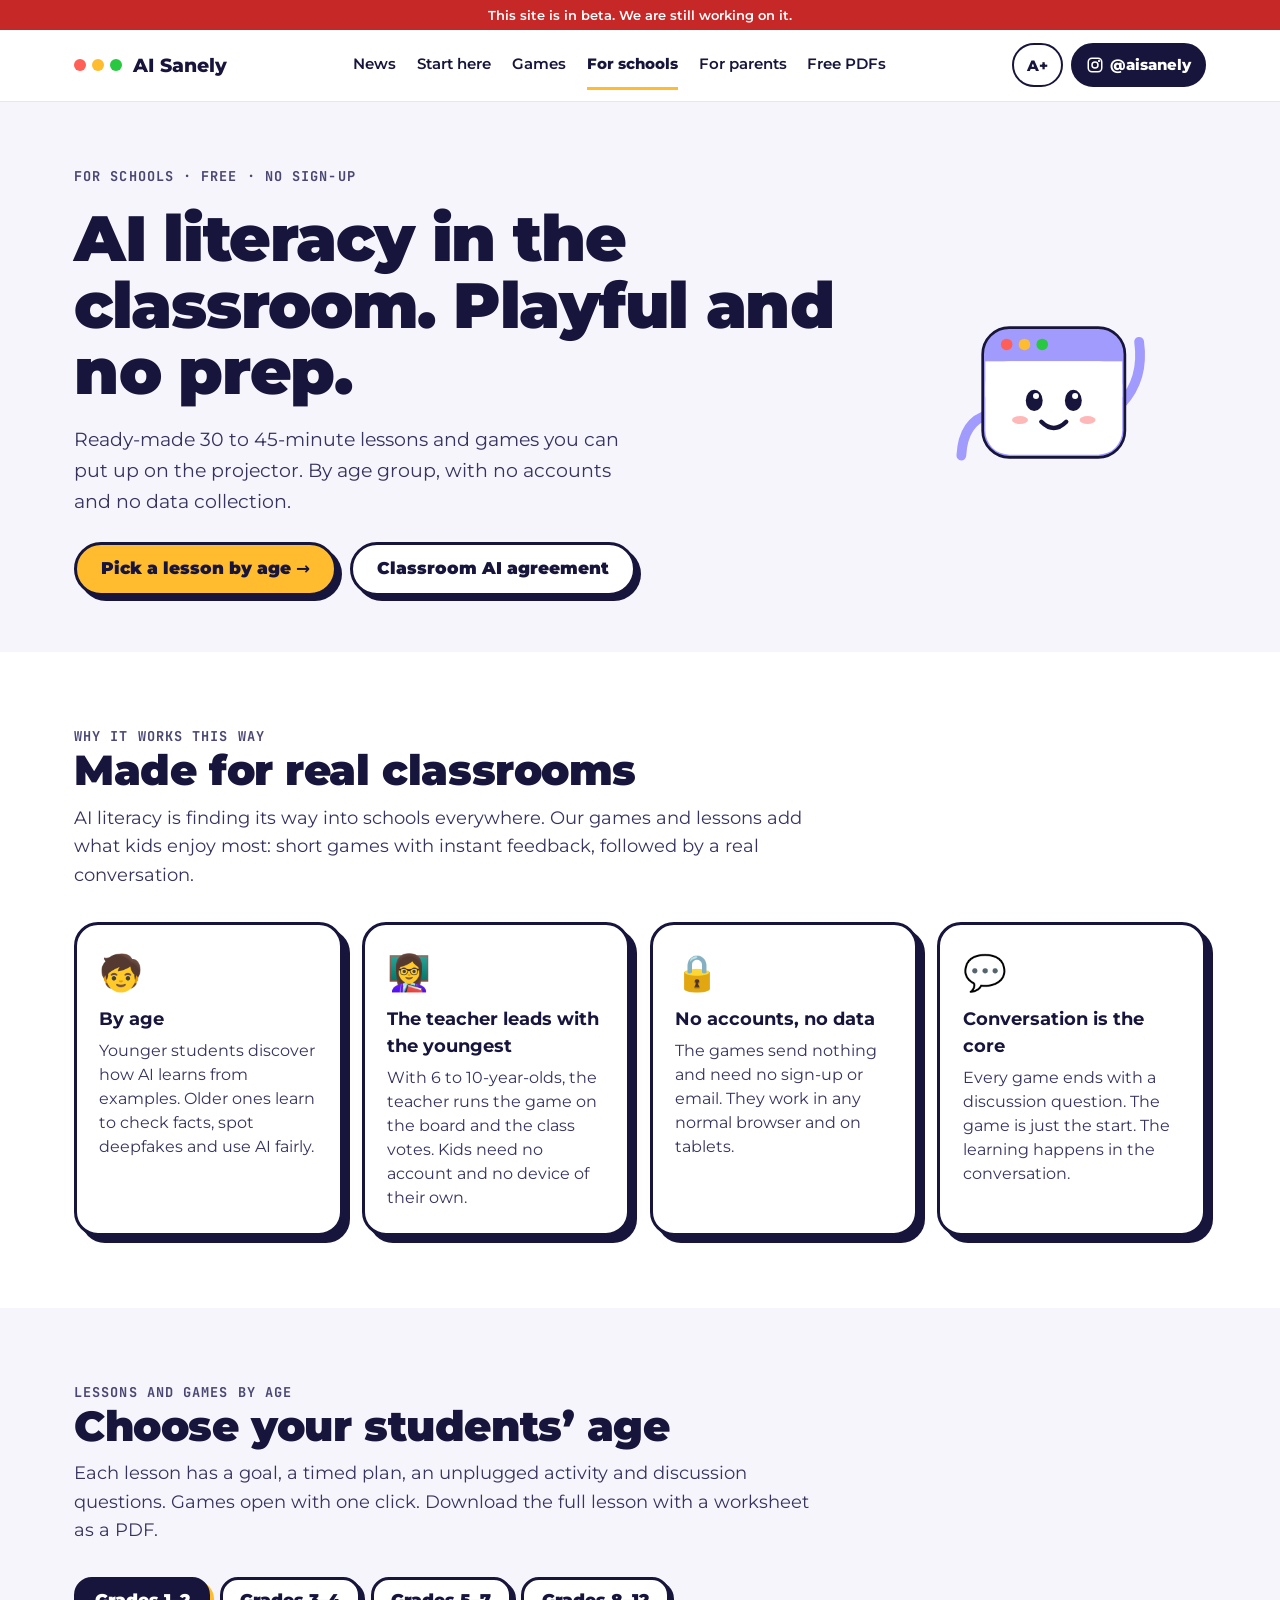
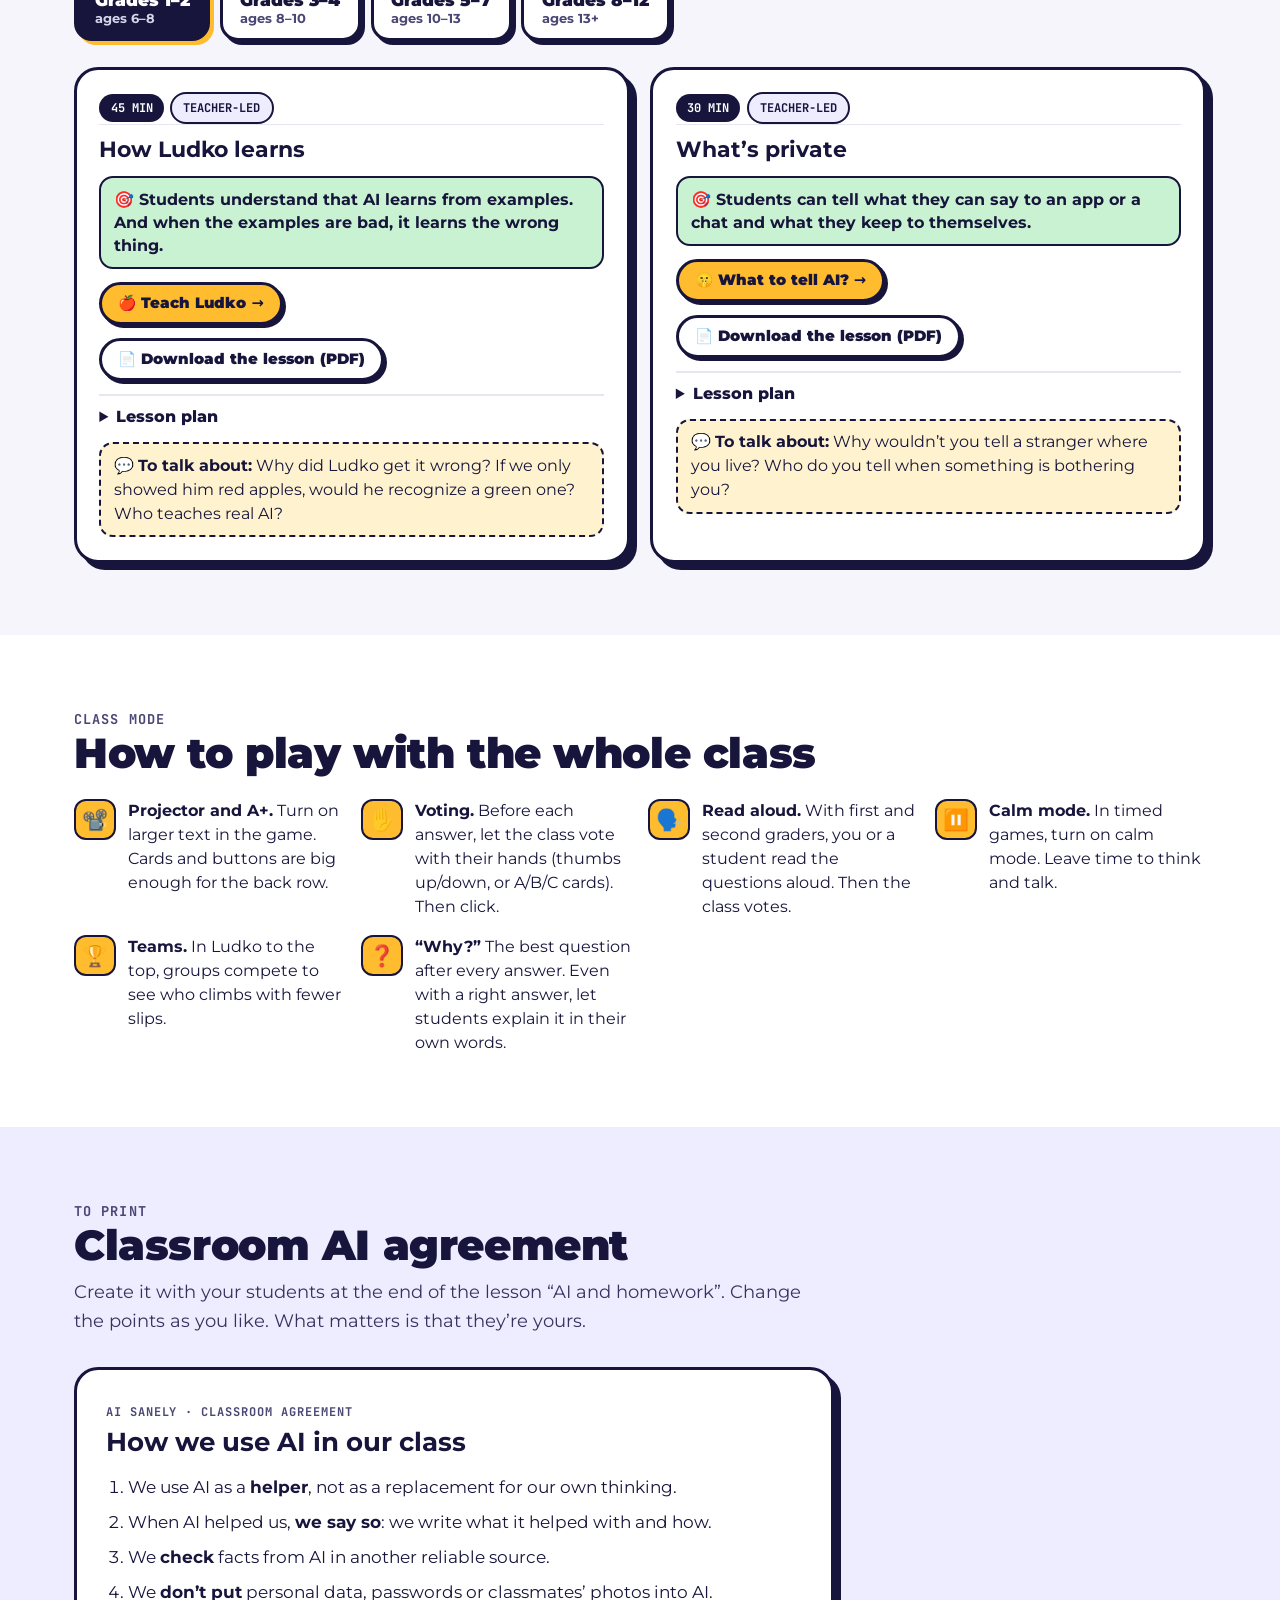
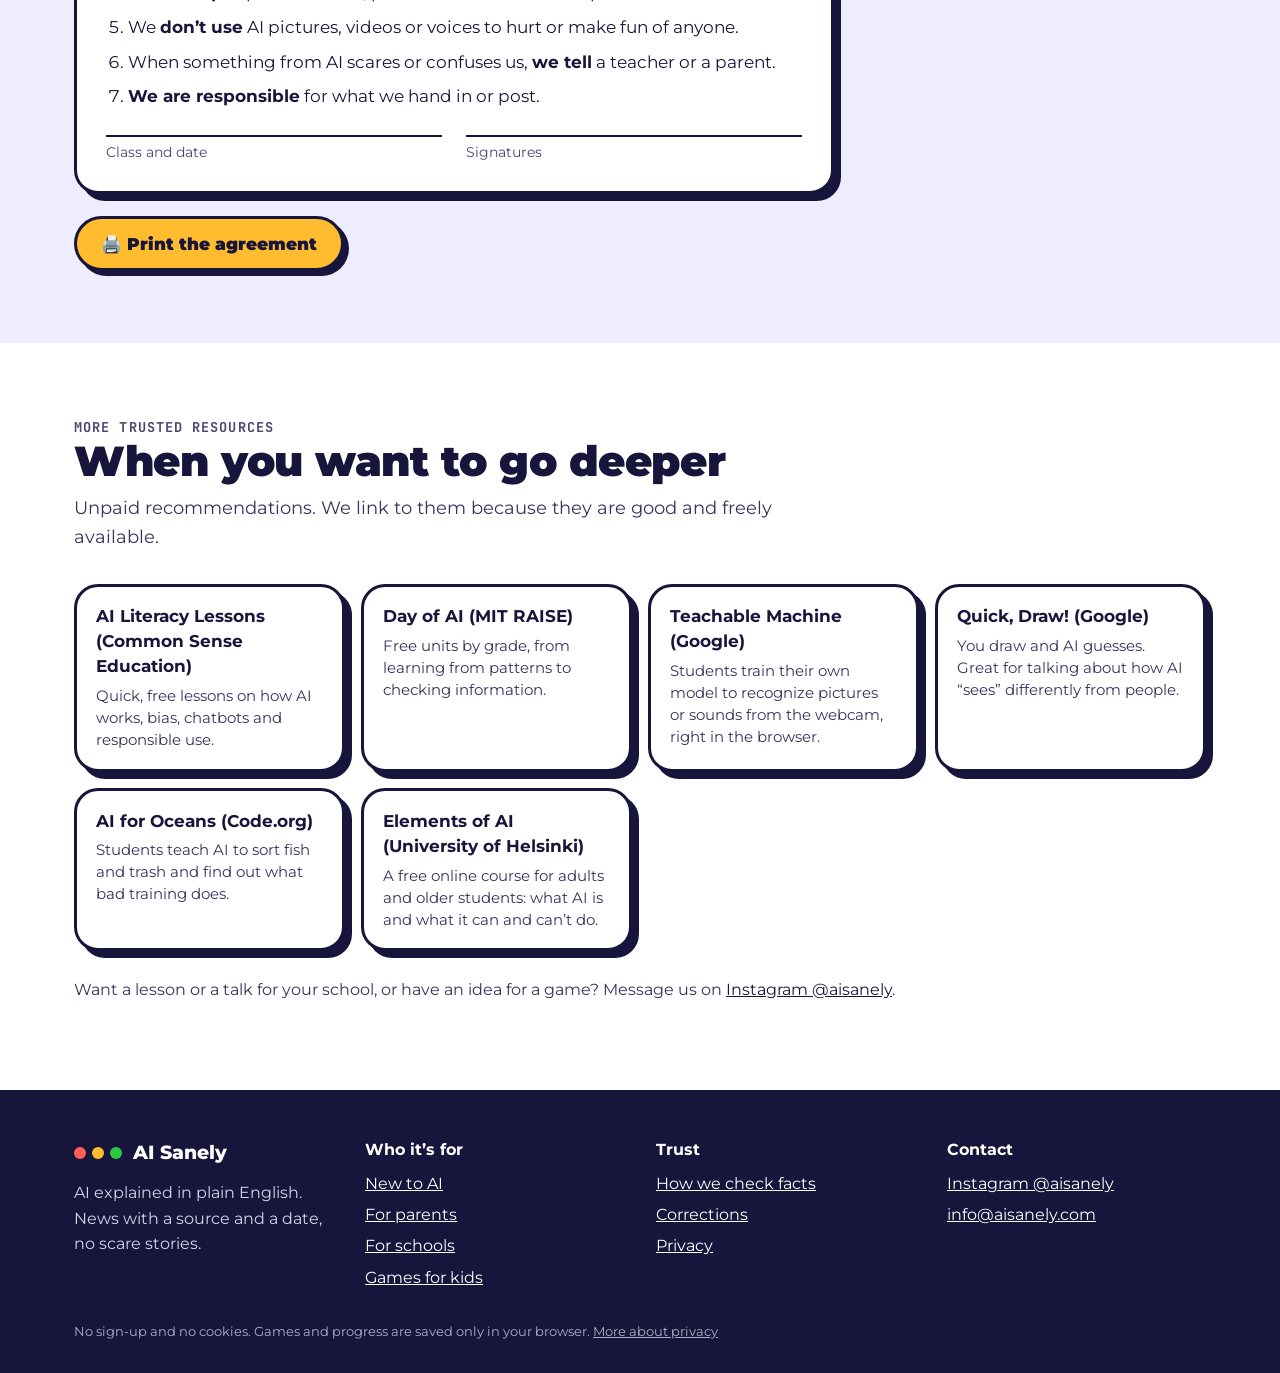
<file: schools.html>
<!doctype html>
<html lang="en">
<head>
<meta charset="utf-8">
<meta name="viewport" content="width=device-width, initial-scale=1">
<title>For schools: AI literacy in the classroom · AI Sanely</title>
<meta name="description" content="Games and ready-made lessons about artificial intelligence for grades 1 to 12. Free, no sign-up. 30 to 45-minute plans with worksheets and a classroom AI agreement.">
<meta property="og:title" content="For schools: AI literacy in the classroom">
<meta property="og:description" content="Games and ready-made AI lessons by age group. Free, no sign-up.">
<meta property="og:type" content="website">
<meta property="og:url" content="https://aisanely.com/schools.html">
<meta property="og:image" content="https://aisanely.com/assets/og/schools.png">
<meta property="og:image:width" content="1200">
<meta property="og:image:height" content="630">
<meta property="og:image:alt" content="For schools: 45-minute lessons about AI. Mascot Ludko.">
<meta property="og:site_name" content="AI Sanely">
<meta property="og:locale" content="en_US">
<meta name="twitter:card" content="summary_large_image">
<meta name="theme-color" content="#17153B">
<link rel="icon" href="assets/favicon.svg" type="image/svg+xml">
<link rel="apple-touch-icon" href="assets/apple-touch-icon.png">
<link rel="manifest" href="assets/site.webmanifest">
<link rel="stylesheet" href="assets/fonts/fonts.css">
<link rel="stylesheet" href="assets/ui.css">
<style>
.ages{display:flex;flex-wrap:wrap;gap:.6rem;margin-bottom:1.6rem}
.age{display:flex;flex-direction:column;align-items:flex-start;gap:.1rem;min-height:4rem;padding:.6rem 1.1rem;border:3px solid var(--ink);border-radius:18px;background:#fff;cursor:pointer;box-shadow:4px 4px 0 var(--ink);font-weight:900;font-size:1.05rem;transition:transform .15s,box-shadow .15s,background .2s}
.age small{font-weight:700;font-size:.8rem;color:var(--mut)}
.age:hover{transform:translate(-2px,-2px)}
.age[aria-selected="true"]{background:var(--ink);color:#fff;box-shadow:4px 4px 0 var(--yel)}
.age[aria-selected="true"] small{color:#D6D4EA}
.lesson{display:flex;flex-direction:column;gap:.8rem;animation:slideUp .45s ease both}
.lesson .top{display:flex;flex-wrap:wrap;gap:.4rem;align-items:center}
.lesson h3{margin:0;font-size:1.35rem;line-height:1.2}
.lesson .goal{background:var(--grn2);border:2px solid var(--ink);border-radius:14px;padding:.6rem .8rem;font-weight:700;line-height:1.45}
.plan{list-style:none;margin:0;padding:0;display:flex;flex-direction:column;gap:.45rem}
.plan li{display:grid;grid-template-columns:4.2rem 1fr;gap:.6rem;align-items:start;line-height:1.45}
.plan .m{font-family:"JetBrains Mono",monospace;font-weight:700;font-size:.85rem;background:var(--lil2);border:2px solid var(--ink);border-radius:999px;text-align:center;padding:.1rem 0}
.lesson .q{background:var(--yel2);border:2px dashed var(--ink);border-radius:14px;padding:.6rem .8rem;line-height:1.5}
.lesson .games{display:flex;flex-wrap:wrap;gap:.5rem}
.lesson details{border-top:2px solid #E6E5F0;padding-top:.6rem}
.lesson summary{cursor:pointer;font-weight:800}
.why{display:grid;gap:1.2rem;grid-template-columns:repeat(auto-fit,minmax(min(100%,230px),1fr))}
.why .card{display:flex;flex-direction:column;gap:.4rem}
.why .e{font-size:2.2rem}
.why b{font-size:1.12rem}
.why span{color:var(--ink2);line-height:1.5}
.deal{background:#fff;border:3px solid var(--ink);border-radius:24px;padding:1.8rem;box-shadow:7px 7px 0 var(--ink);max-width:760px}
.deal h3{margin:0 0 .3rem;font-size:1.6rem}
.deal ol{margin:.8rem 0;padding-left:1.4rem;display:flex;flex-direction:column;gap:.55rem;line-height:1.55;font-size:1.05rem}
.deal .sign{display:grid;grid-template-columns:1fr 1fr;gap:1.5rem;margin-top:1.6rem}
.deal .sign span{border-top:2px solid var(--ink);padding-top:.3rem;font-size:.85rem;color:var(--mut)}
.res{display:grid;gap:1rem;grid-template-columns:repeat(auto-fit,minmax(min(100%,260px),1fr))}
.res a{display:flex;flex-direction:column;gap:.35rem;text-decoration:none;padding:1.1rem 1.2rem}
.res b{font-size:1.05rem}.res span{color:var(--ink2);font-size:.95rem;line-height:1.45}
.tips{display:grid;gap:1rem;grid-template-columns:repeat(auto-fit,minmax(min(100%,240px),1fr))}
.tip{display:flex;gap:.8rem;align-items:flex-start;line-height:1.5}
.tip .n{flex:none;width:2.6rem;height:2.6rem;border-radius:12px;background:var(--yel);border:2px solid var(--ink);display:flex;align-items:center;justify-content:center;font-size:1.3rem}
@media print{.ages,.lessons-wrap,.hero,.why-sec,.tips-sec,.res-sec{display:none!important}.deal{box-shadow:none;border-width:2px;max-width:none}}
.beta-bar{background:#C62828;color:#FFFFFF;text-align:center;font:600 13px/1.4 Montserrat,system-ui,sans-serif;padding:6px 16px}
</style>
<script src="assets/stats.js"></script>
</head>
<body>
<div class="beta-bar" role="note">This site is in beta. We are still working on it.</div>
<header id="site-header"></header>
<main id="main">

<section class="hero">
  <div class="wrap">
    <div class="txt">
      <span class="kicker">For schools · free · no sign-up</span>
      <h1>AI literacy in the classroom. Playful and no prep.</h1>
      <p class="lead">Ready-made 30 to 45-minute lessons and games you can put up on the projector. By age group, with no accounts and no data collection.</p>
      <div style="display:flex;flex-wrap:wrap;gap:.8rem;margin-top:.4rem">
        <a class="btn yel" href="#lessons-sec">Pick a lesson by age →</a>
        <a class="btn" href="#agreement">Classroom AI agreement</a>
      </div>
    </div>
    <div class="art bob" data-ludko="hi" data-w="240"></div>
  </div>
</section>

<section class="sec why-sec">
  <div class="wrap">
    <span class="kicker">Why it works this way</span>
    <h2>Made for real classrooms</h2>
    <p class="lead">AI literacy is finding its way into schools everywhere. Our games and lessons add what kids enjoy most: short games with instant feedback, followed by a real conversation.</p>
    <div class="why">
      <div class="card reveal"><span class="e" aria-hidden="true">🧒</span><b>By age</b><span>Younger students discover how AI learns from examples. Older ones learn to check facts, spot deepfakes and use AI fairly.</span></div>
      <div class="card reveal"><span class="e" aria-hidden="true">👩‍🏫</span><b>The teacher leads with the youngest</b><span>With 6 to 10-year-olds, the teacher runs the game on the board and the class votes. Kids need no account and no device of their own.</span></div>
      <div class="card reveal"><span class="e" aria-hidden="true">🔒</span><b>No accounts, no data</b><span>The games send nothing and need no sign-up or email. They work in any normal browser and on tablets.</span></div>
      <div class="card reveal"><span class="e" aria-hidden="true">💬</span><b>Conversation is the core</b><span>Every game ends with a discussion question. The game is just the start. The learning happens in the conversation.</span></div>
    </div>
  </div>
</section>

<section class="sec tint lessons-wrap" id="lessons-sec" style="scroll-margin-top:4rem">
  <div class="wrap">
    <span class="kicker">Lessons and games by age</span>
    <h2>Choose your students’ age</h2>
    <p class="lead">Each lesson has a goal, a timed plan, an unplugged activity and discussion questions. Games open with one click. Download the full lesson with a worksheet as a PDF.</p>
    <div class="ages" role="tablist" aria-label="Students’ age" id="ages"></div>
    <div class="grid" id="lessons" role="tabpanel" aria-live="polite"></div>
  </div>
</section>

<section class="sec tips-sec">
  <div class="wrap">
    <span class="kicker">Class mode</span>
    <h2>How to play with the whole class</h2>
    <div class="tips" style="margin-top:1.4rem">
      <div class="tip"><span class="n">📽️</span><span><b>Projector and A+.</b> Turn on larger text in the game. Cards and buttons are big enough for the back row.</span></div>
      <div class="tip"><span class="n">✋</span><span><b>Voting.</b> Before each answer, let the class vote with their hands (thumbs up/down, or A/B/C cards). Then click.</span></div>
      <div class="tip"><span class="n">🗣️</span><span><b>Read aloud.</b> With first and second graders, you or a student read the questions aloud. Then the class votes.</span></div>
      <div class="tip"><span class="n">⏸️</span><span><b>Calm mode.</b> In timed games, turn on calm mode. Leave time to think and talk.</span></div>
      <div class="tip"><span class="n">🏆</span><span><b>Teams.</b> In Ludko to the top, groups compete to see who climbs with fewer slips.</span></div>
      <div class="tip"><span class="n">❓</span><span><b>“Why?”</b> The best question after every answer. Even with a right answer, let students explain it in their own words.</span></div>
    </div>
  </div>
</section>

<section class="sec lil" id="agreement" style="scroll-margin-top:4rem">
  <div class="wrap">
    <span class="kicker noprint">To print</span>
    <h2 class="noprint">Classroom AI agreement</h2>
    <p class="lead noprint">Create it with your students at the end of the lesson “AI and homework”. Change the points as you like. What matters is that they’re yours.</p>
    <div class="deal">
      <span class="kicker" style="font-size:.75rem">AI Sanely · classroom agreement</span>
      <h3>How we use AI in our class</h3>
      <ol>
        <li>We use AI as a <b>helper</b>, not as a replacement for our own thinking.</li>
        <li>When AI helped us, <b>we say so</b>: we write what it helped with and how.</li>
        <li>We <b>check</b> facts from AI in another reliable source.</li>
        <li>We <b>don’t put</b> personal data, passwords or classmates’ photos into AI.</li>
        <li>We <b>don’t use</b> AI pictures, videos or voices to hurt or make fun of anyone.</li>
        <li>When something from AI scares or confuses us, <b>we tell</b> a teacher or a parent.</li>
        <li><b>We are responsible</b> for what we hand in or post.</li>
      </ol>
      <div class="sign"><span>Class and date</span><span>Signatures</span></div>
    </div>
    <div class="noprint" style="margin-top:1.4rem;display:flex;gap:.8rem;flex-wrap:wrap"><button type="button" class="btn yel" onclick="window.print()">🖨️ Print the agreement</button></div>
  </div>
</section>

<section class="sec res-sec">
  <div class="wrap">
    <span class="kicker">More trusted resources</span>
    <h2>When you want to go deeper</h2>
    <p class="lead">Unpaid recommendations. We link to them because they are good and freely available.</p>
    <div class="res">
      <a class="card lift" href="https://www.commonsense.org/education/collections/ai-literacy-lessons-for-grades-k-12"><b>AI Literacy Lessons (Common Sense Education)</b><span>Quick, free lessons on how AI works, bias, chatbots and responsible use.</span></a>
      <a class="card lift" href="https://dayofai.org/curriculum-resources"><b>Day of AI (MIT RAISE)</b><span>Free units by grade, from learning from patterns to checking information.</span></a>
      <a class="card lift" href="https://teachablemachine.withgoogle.com/"><b>Teachable Machine (Google)</b><span>Students train their own model to recognize pictures or sounds from the webcam, right in the browser.</span></a>
      <a class="card lift" href="https://quickdraw.withgoogle.com/"><b>Quick, Draw! (Google)</b><span>You draw and AI guesses. Great for talking about how AI “sees” differently from people.</span></a>
      <a class="card lift" href="https://code.org/oceans"><b>AI for Oceans (Code.org)</b><span>Students teach AI to sort fish and trash and find out what bad training does.</span></a>
      <a class="card lift" href="https://www.elementsofai.com/"><b>Elements of AI (University of Helsinki)</b><span>A free online course for adults and older students: what AI is and what it can and can’t do.</span></a>
    </div>
    <p style="margin-top:1.6rem;color:var(--ink2);line-height:1.6">Want a lesson or a talk for your school, or have an idea for a game? Message us on <a href="https://www.instagram.com/aisanely/">Instagram @aisanely</a>.</p>
  </div>
</section>

</main>
<footer id="site-footer"></footer>
<script src="assets/ui.js"></script>
<script>
(function () {
  function esc(s) { return String(s).replace(/[&<>"]/g, function (c) { return { '&': '&amp;', '<': '&lt;', '>': '&gt;', '"': '&quot;' }[c]; }); }
  var G = {"nauc": "🍎 Teach Ludko", "slovo": "💬 Finish it like AI", "prezradit": "🤫 What to tell AI?", "robot": "🤖 Robot or human?", "podvod": "🚨 Spot the scam", "halu": "🔍 Did AI make it up?", "vrchol": "🧗 Ludko to the top", "chyby": "🔍 Spot the AI mistakes", "pexeso": "🃏 AI Memory", "riskuj": "🏆 AI Quiz Show", "pas": "📦 Sorting belt"};
  var AGES = [{"id": "a1", "t": "Grades 1–2", "s": "ages 6–8"}, {"id": "a2", "t": "Grades 3–4", "s": "ages 8–10"}, {"id": "a3", "t": "Grades 5–7", "s": "ages 10–13"}, {"id": "a4", "t": "Grades 8–12", "s": "ages 13+"}];
  var L = {
 "a1": [
  {
   "h": "How Ludko learns",
   "pdf": "how-ludko-learns",
   "min": 45,
   "goal": "Students understand that AI learns from examples. And when the examples are bad, it learns the wrong thing.",
   "plan": [
    [
     "5 min",
     "Warm-up: the teacher shows pictures (a toy, a robot vacuum, a phone, a ball). The class votes: “Is there AI in it or not?”"
    ],
    [
     "15 min",
     "Unplugged: the class is the “AI”. The teacher shows 6 fruit and vegetable cards and says where each belongs. Then shows new ones and the class guesses by color, shape and sweetness."
    ],
    [
     "15 min",
     "Teach Ludko on the board: the teacher drags the cards as the class votes. Second round: we teach Ludko wrong on purpose and see what happens."
    ],
    [
     "10 min",
     "Discussion (questions below) and a drawing: “What would I teach Ludko?”"
    ]
   ],
   "q": "Why did Ludko get it wrong? If we only showed him red apples, would he recognize a green one? Who teaches real AI?",
   "games": [
    "nauc"
   ]
  },
  {
   "h": "What’s private",
   "pdf": "what-is-private",
   "min": 30,
   "goal": "Students can tell what they can say to an app or a chat and what they keep to themselves.",
   "plan": [
    [
     "5 min",
     "Talk: who do you share secrets with? Who is a “trusted adult”?"
    ],
    [
     "15 min",
     "What to tell AI? on the board. For each card, the class shows thumbs up (I can say it) or thumbs down (I’ll keep it)."
    ],
    [
     "10 min",
     "Traffic light: each student draws one thing in the green box (I can say it) and one in the red box (never)."
    ]
   ],
   "q": "Why wouldn’t you tell a stranger where you live? Who do you tell when something is bothering you?",
   "games": [
    "prezradit"
   ]
  }
 ],
 "a2": [
  {
   "h": "AI guesses words",
   "pdf": "ai-guesses-words",
   "min": 45,
   "goal": "Students understand that a language model guesses the most likely next word. That’s why it sounds sure even when it’s wrong.",
   "plan": [
    [
     "10 min",
     "Unplugged: the teacher says the start of a sentence (“For breakfast I had toast with…”). Students write one word on a slip of paper. Tally the votes on the board and you get a “bar chart”, just like in AI."
    ],
    [
     "15 min",
     "Finish it like AI on the board, the class votes."
    ],
    [
     "10 min",
     "The last round, “My grandma’s name is…”: why can’t AI know that? What is a hallucination?"
    ],
    [
     "10 min",
     "Talk and write down: “AI guesses, it doesn’t know. I check important things.”"
    ]
   ],
   "q": "When AI doesn’t know something, what does it do? How do you find out if it’s right?",
   "games": [
    "slovo",
    "pexeso"
   ]
  },
  {
   "h": "Robot or human?",
   "pdf": "robot-or-human",
   "min": 45,
   "goal": "Students find out that AI texts are hard to spot and that it matters to know where a text comes from.",
   "plan": [
    [
     "10 min",
     "Each student writes 2 sentences about their weekend. The teacher prepares 3 to 4 short AI texts on the same topic in advance."
    ],
    [
     "15 min",
     "The teacher mixes the texts and reads them. The class guesses: human or AI? How can you tell?"
    ],
    [
     "10 min",
     "Robot or human? on the board."
    ],
    [
     "10 min",
     "Talk: signs of an AI text (lists, generic wording, no personal experience) and why they aren’t proof."
    ]
   ],
   "q": "Is it OK if AI helps with homework? When is it fine, and when would it be cheating?",
   "games": [
    "robot"
   ]
  },
  {
   "h": "Review: AI Quiz Show",
   "pdf": "review-ai-quiz-show",
   "min": 30,
   "goal": "A playful review of the whole topic in teams.",
   "plan": [
    [
     "5 min",
     "Split the class into 2 to 4 teams. Each team picks a captain."
    ],
    [
     "20 min",
     "AI Quiz Show on the board: the team whose turn it is picks a category and points, talks it over, and the captain gives the answer."
    ],
    [
     "5 min",
     "Which question was the hardest? Let the winning team explain it to the others."
    ]
   ],
   "q": "Which 400-point question would you add to the game?",
   "games": [
    "riskuj",
    "pexeso"
   ]
  }
 ],
 "a3": [
  {
   "h": "Check it!",
   "pdf": "check-it",
   "min": 45,
   "goal": "Students learn 3 steps for checking facts and find out that AI can be wrong even about simple facts.",
   "plan": [
    [
     "5 min",
     "Question: “When did you last believe something that wasn’t true?”"
    ],
    [
     "15 min",
     "Did AI make it up? (calm mode) in pairs or on the board."
    ],
    [
     "15 min",
     "3 steps for checking: 1. Who says so? 2. What do other reliable sources say? 3. Since when is it true? Pairs check one fact from the game in an encyclopedia or on an official website."
    ],
    [
     "10 min",
     "Talk: why does AI sound sure even when it’s wrong?"
    ]
   ],
   "q": "Which sources do you trust, and why? What do you do when two sources disagree?",
   "games": [
    "halu",
    "slovo"
   ]
  },
  {
   "h": "Spot a picture made by AI",
   "pdf": "spot-an-ai-picture",
   "min": 45,
   "goal": "Students notice typical mistakes in AI pictures and understand that the safest way is to check the source.",
   "plan": [
    [
     "5 min",
     "Question: “Have you seen a picture and weren’t sure if it was real?”"
    ],
    [
     "20 min",
     "Spot the AI mistakes on the board: students come up and tap the mistakes, the others help."
    ],
    [
     "15 min",
     "Talk: why does AI draw hands and letters badly? Newer AI makes fewer of these mistakes. So how do we spot a fake picture? (Who posted it? Do other sources report it?)"
    ],
    [
     "5 min",
     "Summary: mistakes in a picture help, but only checking the source gives certainty."
    ]
   ],
   "q": "If a picture had no mistakes at all, how would you find out whether it’s real?",
   "games": [
    "chyby"
   ]
  },
  {
   "h": "Climb the Matterhorn",
   "pdf": "climb-the-matterhorn",
   "min": 45,
   "goal": "A competitive review: privacy, hallucinations, deepfakes, using AI fairly.",
   "plan": [
    [
     "5 min",
     "Teams of 4 to 5 students, each team has A/B/C cards."
    ],
    [
     "30 min",
     "Ludko to the top, Matterhorn route. Teams take turns and show their answer with a card. Points for every ledge without a slip."
    ],
    [
     "10 min",
     "Each team makes up one question of its own for the next ledge."
    ]
   ],
   "q": "Which answer surprised you? Which question would be good for parents?",
   "games": [
    "vrchol"
   ]
  }
 ],
 "a4": [
  {
   "h": "Deepfakes and scams",
   "pdf": "deepfakes-and-scams",
   "min": 45,
   "goal": "Students learn the signs of AI scams (a fake voice, a video, a “new number”) and agree on rules for checking.",
   "plan": [
    [
     "5 min",
     "Question: “Have you ever seen a video that looked real but wasn’t?”"
    ],
    [
     "15 min",
     "Spot the scam (timed) in pairs, then go through the hardest situations together."
    ],
    [
     "15 min",
     "Talk about a family “safe word” and why grandparents are most at risk. Homework: explain one situation from the game at home."
    ],
    [
     "10 min",
     "Cyberbullying and deepfakes: what to do when someone makes a fake video of a classmate? (report it, don’t share it, tell an adult)"
    ]
   ],
   "q": "Why do scammers push for speed and secrecy? Who at home would you explain this to first?",
   "games": [
    "podvod",
    "pas",
    "chyby"
   ]
  },
  {
   "h": "AI and homework: what’s fair?",
   "pdf": "ai-and-homework",
   "min": 45,
   "goal": "The class creates its own agreement on using AI.",
   "plan": [
    [
     "10 min",
     "Four corners: the teacher reads situations (AI explained the material to me / AI wrote my whole essay / AI fixed my grammar / AI made up the sources). Students go to the corner “fair”, “unfair” or “it depends”."
    ],
    [
     "15 min",
     "Group discussion: where is the line? What do I learn from it and what not?"
    ],
    [
     "15 min",
     "Edit the Classroom AI agreement (below) together and sign it."
    ],
    [
     "5 min",
     "Robot or human? to finish."
    ]
   ],
   "q": "When AI writes for me, who is doing the learning? What will I know a year from now?",
   "games": [
    "robot"
   ]
  },
  {
   "h": "How AI actually works",
   "pdf": "how-ai-actually-works",
   "min": 45,
   "goal": "Students connect learning from examples, predicting words and bias in data.",
   "plan": [
    [
     "10 min",
     "Teach Ludko: teach him wrong on purpose. What does that tell us about data?"
    ],
    [
     "15 min",
     "Finish it like AI: why doesn’t AI always answer the same way? What is probability?"
    ],
    [
     "15 min",
     "Discussion about bias: if AI learned from texts where the doctor was always a man, what will it write? How can we fix that?"
    ],
    [
     "5 min",
     "Summary: data → learning → prediction → mistakes."
    ]
   ],
   "q": "Who is responsible for an AI mistake: the company, the user or the data?",
   "games": [
    "nauc",
    "slovo"
   ]
  }
 ]
};
  var ages = document.getElementById('ages'), box = document.getElementById('lessons');
  ages.innerHTML = AGES.map(function (a, i) { return '<button type="button" role="tab" class="age" id="tab-' + a.id + '" aria-selected="' + (i === 0) + '" data-a="' + a.id + '">' + a.t + '<small>' + a.s + '</small></button>'; }).join('');
  function show(id) {
    Array.prototype.forEach.call(ages.querySelectorAll('.age'), function (b) { b.setAttribute('aria-selected', b.getAttribute('data-a') === id); });
    box.innerHTML = L[id].map(function (x, i) {
      return '<article class="card lesson" style="animation-delay:' + (i * 0.08) + 's"><div class="top"><span class="tag">' + x.min + ' MIN</span>' + (id === 'a1' || id === 'a2' ? '<span class="tag lt">TEACHER-LED</span>' : '<span class="tag lt">PAIRS / TEAMS</span>') + '</div>' +
        '<h3>' + esc(x.h) + '</h3><div class="goal">🎯 ' + esc(x.goal) + '</div>' +
        '<div class="games">' + x.games.map(function (g) { return '<a class="btn sm yel" href="games.html#' + g + '">' + G[g] + ' →</a>'; }).join('') + '</div>' +
        '<a class="btn sm" href="assets/schools/' + x.pdf + '.pdf" download style="align-self:flex-start">📄 Download the lesson (PDF)</a>' +
        '<details><summary>Lesson plan</summary><ul class="plan" style="margin-top:.7rem">' + x.plan.map(function (p) { return '<li><span class="m">' + p[0] + '</span><span>' + esc(p[1]) + '</span></li>'; }).join('') + '</ul></details>' +
        '<div class="q">💬 <b>To talk about:</b> ' + esc(x.q) + '</div></article>';
    }).join('');
    try { history.replaceState(null, '', '#' + id); } catch (e) {}
  }
  ages.addEventListener('click', function (e) { var b = e.target.closest('.age'); if (b) show(b.getAttribute('data-a')); });
  ages.addEventListener('keydown', function (e) {
    if (e.key !== 'ArrowRight' && e.key !== 'ArrowLeft') return;
    var bs = Array.prototype.slice.call(ages.querySelectorAll('.age')), i = bs.indexOf(document.activeElement); if (i < 0) return;
    var n = bs[(i + (e.key === 'ArrowRight' ? 1 : bs.length - 1)) % bs.length]; n.focus(); show(n.getAttribute('data-a'));
  });
  var h = (location.hash || '').replace('#', '');
  show(L[h] ? h : 'a1');
  if (L[h]) setTimeout(function () { document.getElementById('lessons-sec').scrollIntoView(); }, 50);
})();
</script>
</body>
</html>
</file>
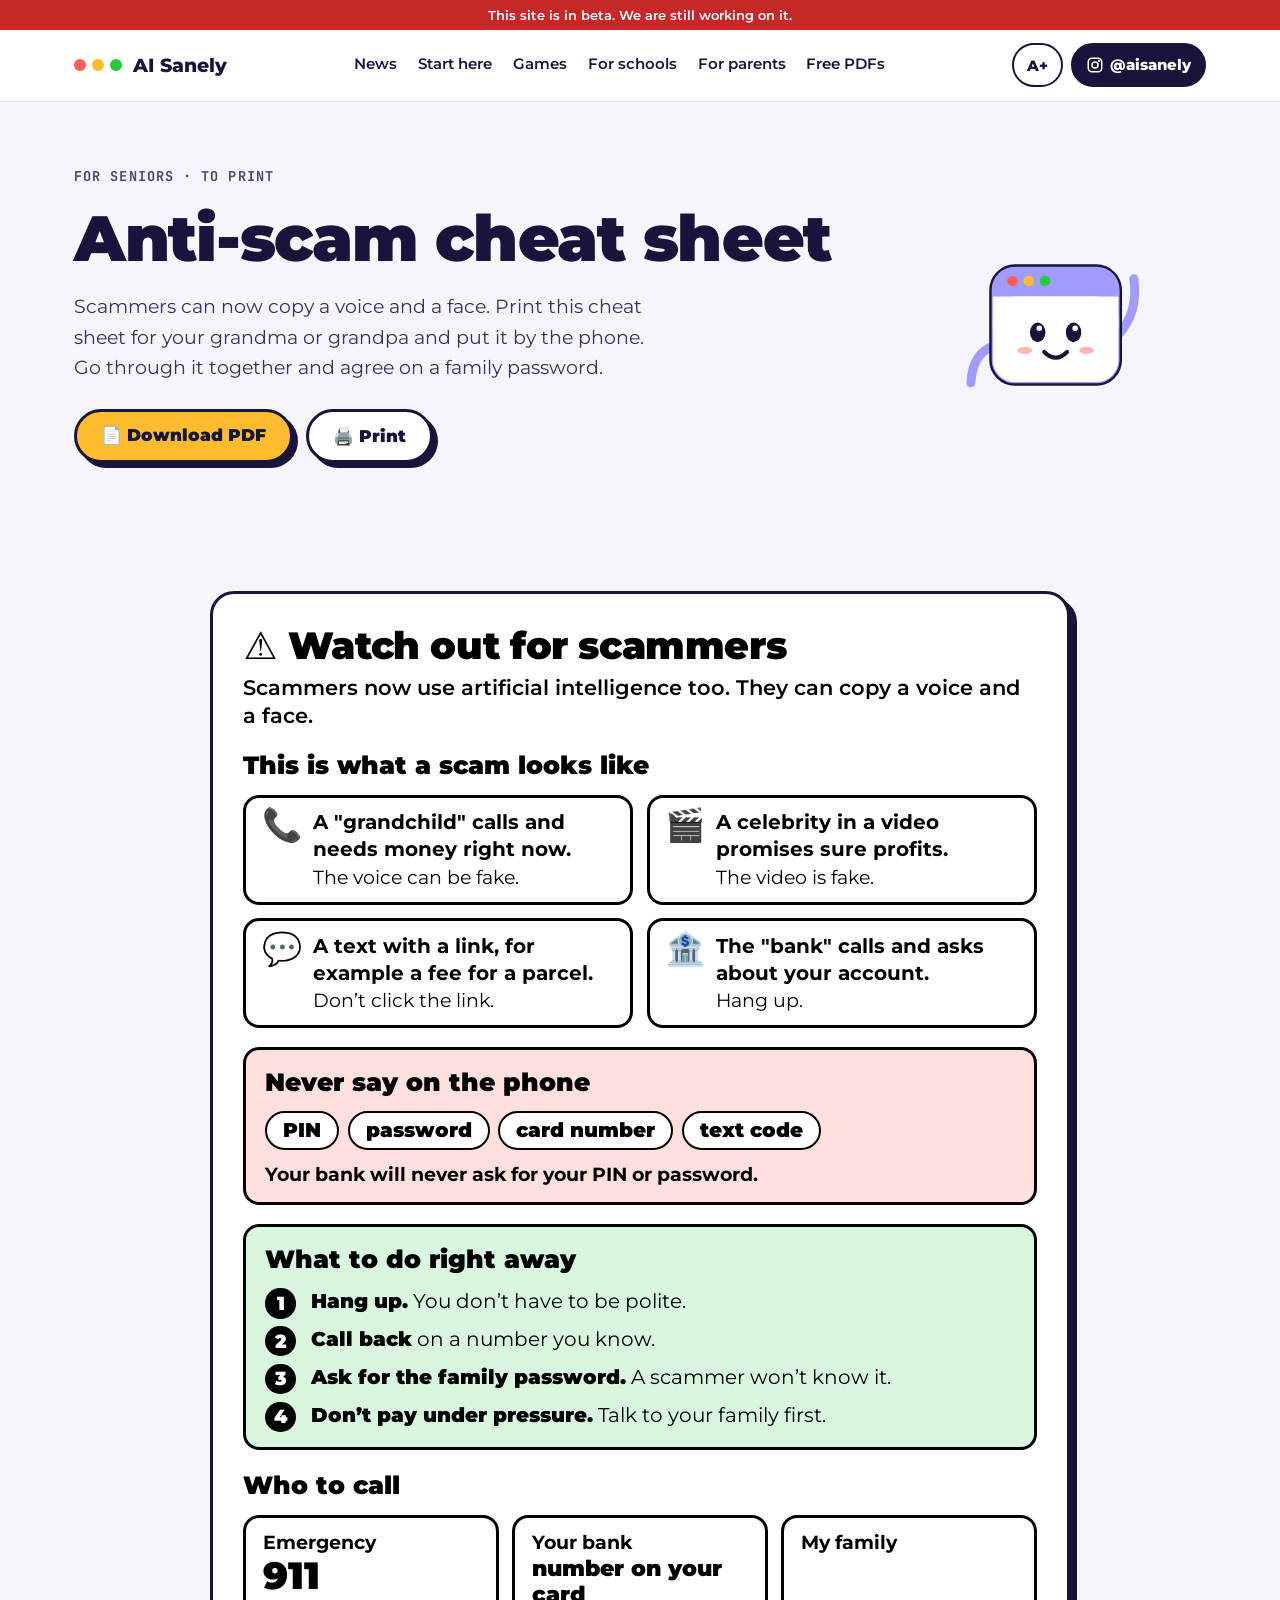
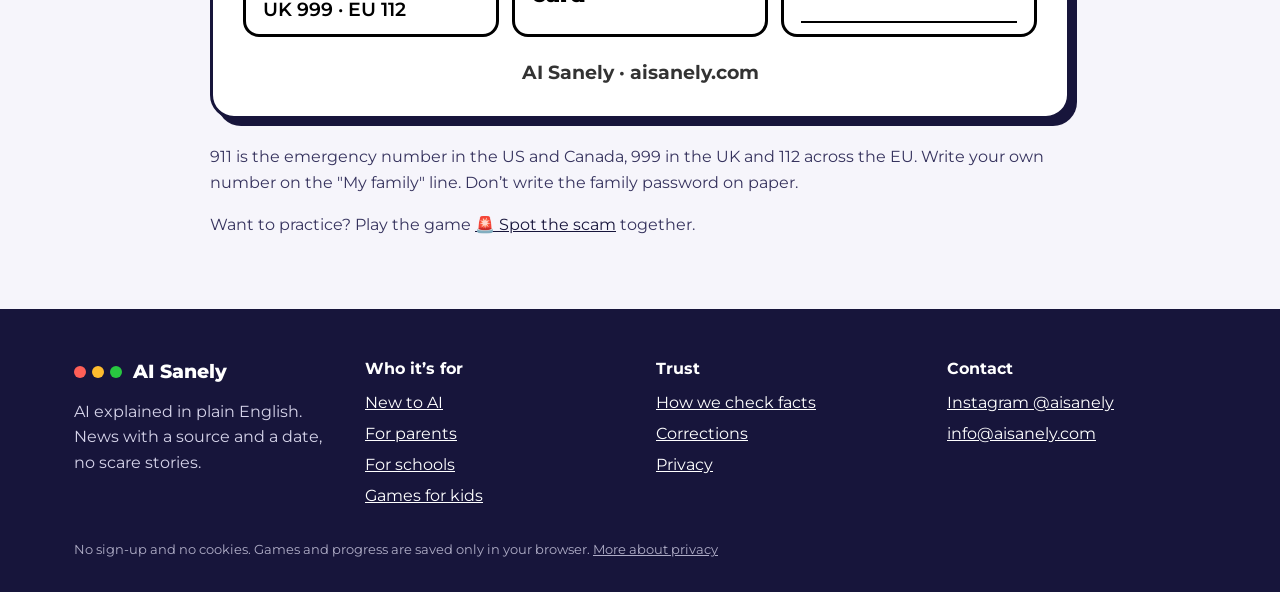
<file: seniors.html>
<!doctype html>
<html lang="en">
<head>
<meta charset="utf-8">
<meta name="viewport" content="width=device-width, initial-scale=1">
<title>Anti-scam cheat sheet for seniors · AI Sanely</title>
<meta name="description" content="A one-page, large-print cheat sheet: how to spot an AI scam, what never to say on the phone and what to do right away. Print it for your parents or grandparents.">
<meta property="og:title" content="Anti-scam cheat sheet for seniors">
<meta property="og:description" content="One page, large print. A fake grandchild’s voice, a fake video, a text with a link. Print it and keep it by the phone.">
<meta property="og:type" content="website">
<meta property="og:url" content="https://aisanely.com/seniors.html">
<meta property="og:image" content="https://aisanely.com/assets/og/seniors.png">
<meta property="og:image:width" content="1200">
<meta property="og:image:height" content="630">
<meta property="og:image:alt" content="Anti-scam cheat sheet for seniors. Mascot Ludko.">
<meta property="og:site_name" content="AI Sanely">
<meta property="og:locale" content="en_US">
<meta name="twitter:card" content="summary_large_image">
<meta name="theme-color" content="#17153B">
<link rel="icon" href="assets/favicon.svg" type="image/svg+xml">
<link rel="apple-touch-icon" href="assets/apple-touch-icon.png">
<link rel="manifest" href="assets/site.webmanifest">
<link rel="stylesheet" href="assets/fonts/fonts.css">
<link rel="stylesheet" href="assets/ui.css">
<style>
.beta-bar{background:#C62828;color:#FFFFFF;text-align:center;font:600 13px/1.4 Montserrat,system-ui,sans-serif;padding:6px 16px}
.btns{display:flex;flex-wrap:wrap;gap:.8rem;margin-top:.4rem}
.note{color:var(--ink2);line-height:1.6;max-width:46rem}

/* cheat sheet: sizes in em so it scales all at once */
.sheet{font-size:clamp(16px,2.1vw,19px);background:#fff;color:#000;border:3px solid var(--ink);border-radius:24px;box-shadow:7px 7px 0 var(--ink);padding:1.6em;max-width:860px;margin:0 auto;display:flex;flex-direction:column;gap:1em;line-height:1.35}
.sheet h2{margin:0;font-size:2em;line-height:1.1;font-weight:900;letter-spacing:-.01em}
.sheet .sub{margin:.35em 0 0;font-size:1.1em;font-weight:600}
.sheet h3{margin:0 0 .5em;font-size:1.3em;font-weight:900}
.sheet .four{display:grid;grid-template-columns:repeat(auto-fit,minmax(min(100%,15em),1fr));gap:.7em}
.sheet .sc{border:3px solid #000;border-radius:16px;padding:.6em .8em;display:grid;grid-template-columns:auto 1fr;gap:.1em .6em;align-items:start;align-content:start}
.sheet .sc .e{font-size:1.7em;line-height:1;grid-row:span 2}
.sheet .sc b{font-size:1.05em}
.sheet .sc span{font-size:1em}
.sheet .never{background:#FFE0DD;border:3px solid #000;border-radius:16px;padding:.8em 1em}
.sheet .never ul{list-style:none;margin:0;padding:0;display:flex;flex-wrap:wrap;gap:.45em}
.sheet .never li{background:#fff;border:2px solid #000;border-radius:999px;padding:.2em .8em;font-weight:900;font-size:1.05em}
.sheet .never p{margin:.6em 0 0;font-weight:700}
.sheet .now{background:#D8F5DE;border:3px solid #000;border-radius:16px;padding:.8em 1em}
.sheet .now ol{margin:0;padding:0;list-style:none;display:flex;flex-direction:column;gap:.4em;counter-reset:n}
.sheet .now li{display:grid;grid-template-columns:1.8em 1fr;gap:.5em;align-items:start;font-size:1.05em}
.sheet .now li::before{counter-increment:n;content:counter(n);width:1.6em;height:1.6em;border-radius:50%;background:#000;color:#fff;font-weight:900;display:flex;align-items:center;justify-content:center;font-size:.95em}
.sheet .now li b{font-weight:900}
.sheet .call{display:grid;grid-template-columns:repeat(auto-fit,minmax(min(100%,11em),1fr));gap:.7em}
.sheet .call div{border:3px solid #000;border-radius:16px;padding:.6em .9em;display:flex;flex-direction:column}
.sheet .call span{font-weight:700}
.sheet .call strong{font-size:2em;line-height:1.1;font-weight:900}
.sheet .call .fam{justify-content:space-between}
.sheet .call .line{border-bottom:2px solid #000;height:1.6em}
.sheet .brand{text-align:center;font-weight:700;color:#333;padding-top:.2em}
@media (max-width:600px){.sheet-sec .wrap{padding:0 .9rem}.sheet{padding:1.1em}}

@media print{
  @page{size:A4;margin:0}
  html,body{background:#fff!important;margin:0;padding:0}
  .beta-bar,.top,.foot,.noprint{display:none!important}
  html.big{font-size:100%}
  main,.sheet-sec,.sheet-sec .wrap{padding:0!important;margin:0!important;max-width:none!important;background:#fff!important}
  .sheet{box-sizing:border-box;width:210mm;height:296mm;overflow:hidden;font-size:15pt;line-height:1.28;border:0;border-radius:0;box-shadow:none;padding:10mm 13mm 8mm;max-width:none;gap:3.6mm;-webkit-print-color-adjust:exact;print-color-adjust:exact}
  .sheet .four{grid-template-columns:1fr 1fr}
  .sheet .call{grid-template-columns:1fr 1fr 1.4fr}
  .sheet .brand{margin-top:auto;font-size:14pt}
  .sheet h2{font-size:1.9em}
  .sheet h3{margin-bottom:.35em}
  .sheet .never,.sheet .now{padding:.6em .9em}
  .sheet .call strong{font-size:1.8em}
}
</style>
<script src="assets/stats.js"></script>
</head>
<body>
<div class="beta-bar noprint" role="note">This site is in beta. We are still working on it.</div>
<header id="site-header"></header>
<main id="main">

<section class="hero noprint">
  <div class="wrap">
    <div class="txt">
      <span class="kicker">For seniors · to print</span>
      <h1>Anti-scam cheat sheet</h1>
      <p class="lead">Scammers can now copy a voice and a face. Print this cheat sheet for your grandma or grandpa and put it by the phone. Go through it together and agree on a family password.</p>
      <div class="btns">
        <a class="btn yel" href="assets/cheat-sheet-seniors.pdf" download>📄 Download PDF</a>
        <button type="button" class="btn" onclick="window.print()">🖨️ Print</button>
      </div>
    </div>
    <div class="art bob" data-ludko="hi" data-w="220"></div>
  </div>
</section>

<section class="sec tint sheet-sec">
  <div class="wrap">
    <article class="sheet" aria-label="Anti-scam cheat sheet">
      <header>
        <h2>⚠️ Watch out for scammers</h2>
        <p class="sub">Scammers now use artificial intelligence too. They can copy a voice and a face.</p>
      </header>

      <section>
        <h3>This is what a scam looks like</h3>
        <div class="four">
          <div class="sc"><span class="e" aria-hidden="true">📞</span><b>A "grandchild" calls and needs money right now.</b><span>The voice can be fake.</span></div>
          <div class="sc"><span class="e" aria-hidden="true">🎬</span><b>A celebrity in a video promises sure profits.</b><span>The video is fake.</span></div>
          <div class="sc"><span class="e" aria-hidden="true">💬</span><b>A text with a link, for example a fee for a parcel.</b><span>Don’t click the link.</span></div>
          <div class="sc"><span class="e" aria-hidden="true">🏦</span><b>The "bank" calls and asks about your account.</b><span>Hang up.</span></div>
        </div>
      </section>

      <section class="never">
        <h3>Never say on the phone</h3>
        <ul><li>PIN</li><li>password</li><li>card number</li><li>text code</li></ul>
        <p>Your bank will never ask for your PIN or password.</p>
      </section>

      <section class="now">
        <h3>What to do right away</h3>
        <ol>
          <li><span><b>Hang up.</b> You don’t have to be polite.</span></li>
          <li><span><b>Call back</b> on a number you know.</span></li>
          <li><span><b>Ask for the family password.</b> A scammer won’t know it.</span></li>
          <li><span><b>Don’t pay under pressure.</b> Talk to your family first.</span></li>
        </ol>
      </section>

      <section>
        <h3>Who to call</h3>
        <div class="call">
          <div><span>Emergency</span><strong>911</strong><span style="font-weight:600">UK 999 · EU 112</span></div>
          <div><span>Your bank</span><strong style="font-size:1.15em;line-height:1.2">number on your card</strong></div>
          <div class="fam"><span>My family</span><span class="line" aria-hidden="true"></span></div>
        </div>
      </section>

      <footer class="brand">AI Sanely · aisanely.com</footer>
    </article>
    <p class="note noprint" style="margin:1.6rem auto 0;max-width:860px">911 is the emergency number in the US and Canada, 999 in the UK and 112 across the EU. Write your own number on the "My family" line. Don’t write the family password on paper.</p>
    <p class="note noprint" style="margin:1rem auto 0;max-width:860px">Want to practice? Play the game <a href="games.html#podvod">🚨 Spot the scam</a> together.</p>
  </div>
</section>

</main>
<footer id="site-footer"></footer>
<script src="assets/ui.js"></script>
</body>
</html>
</file>
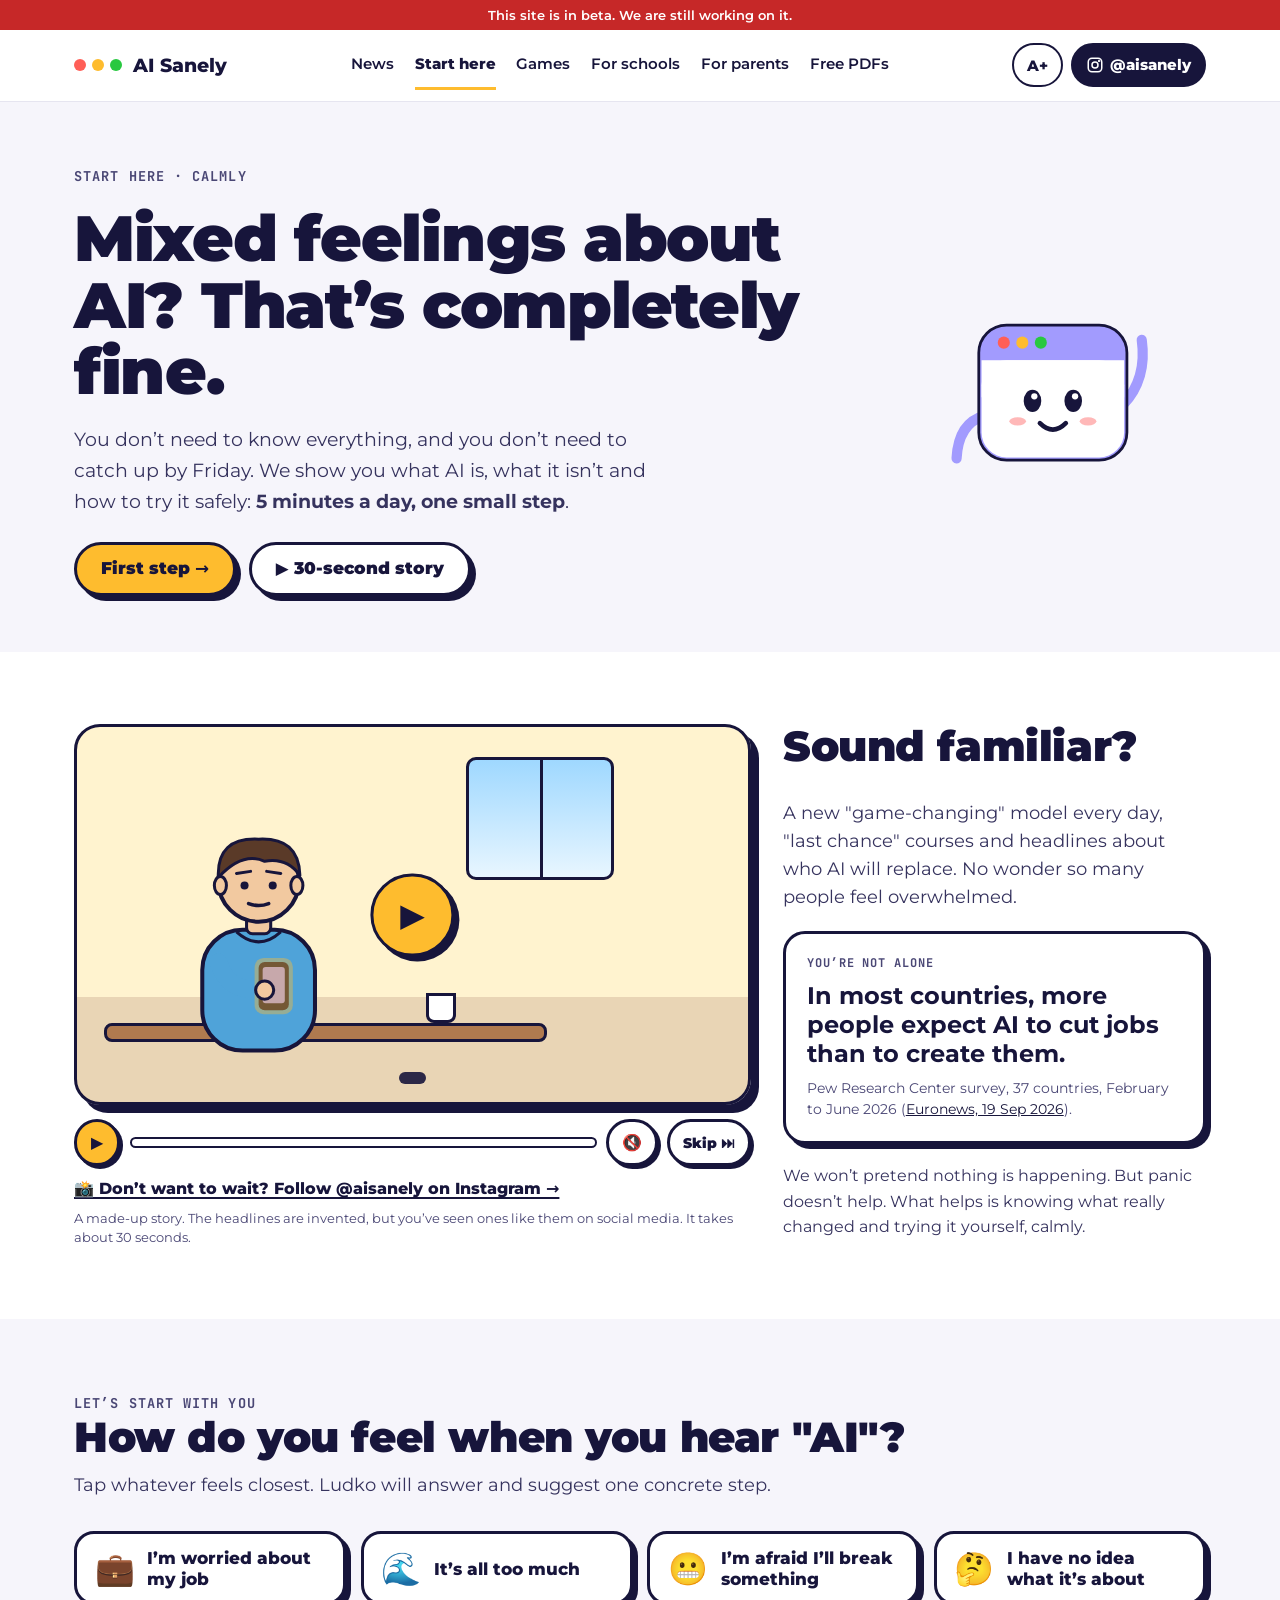
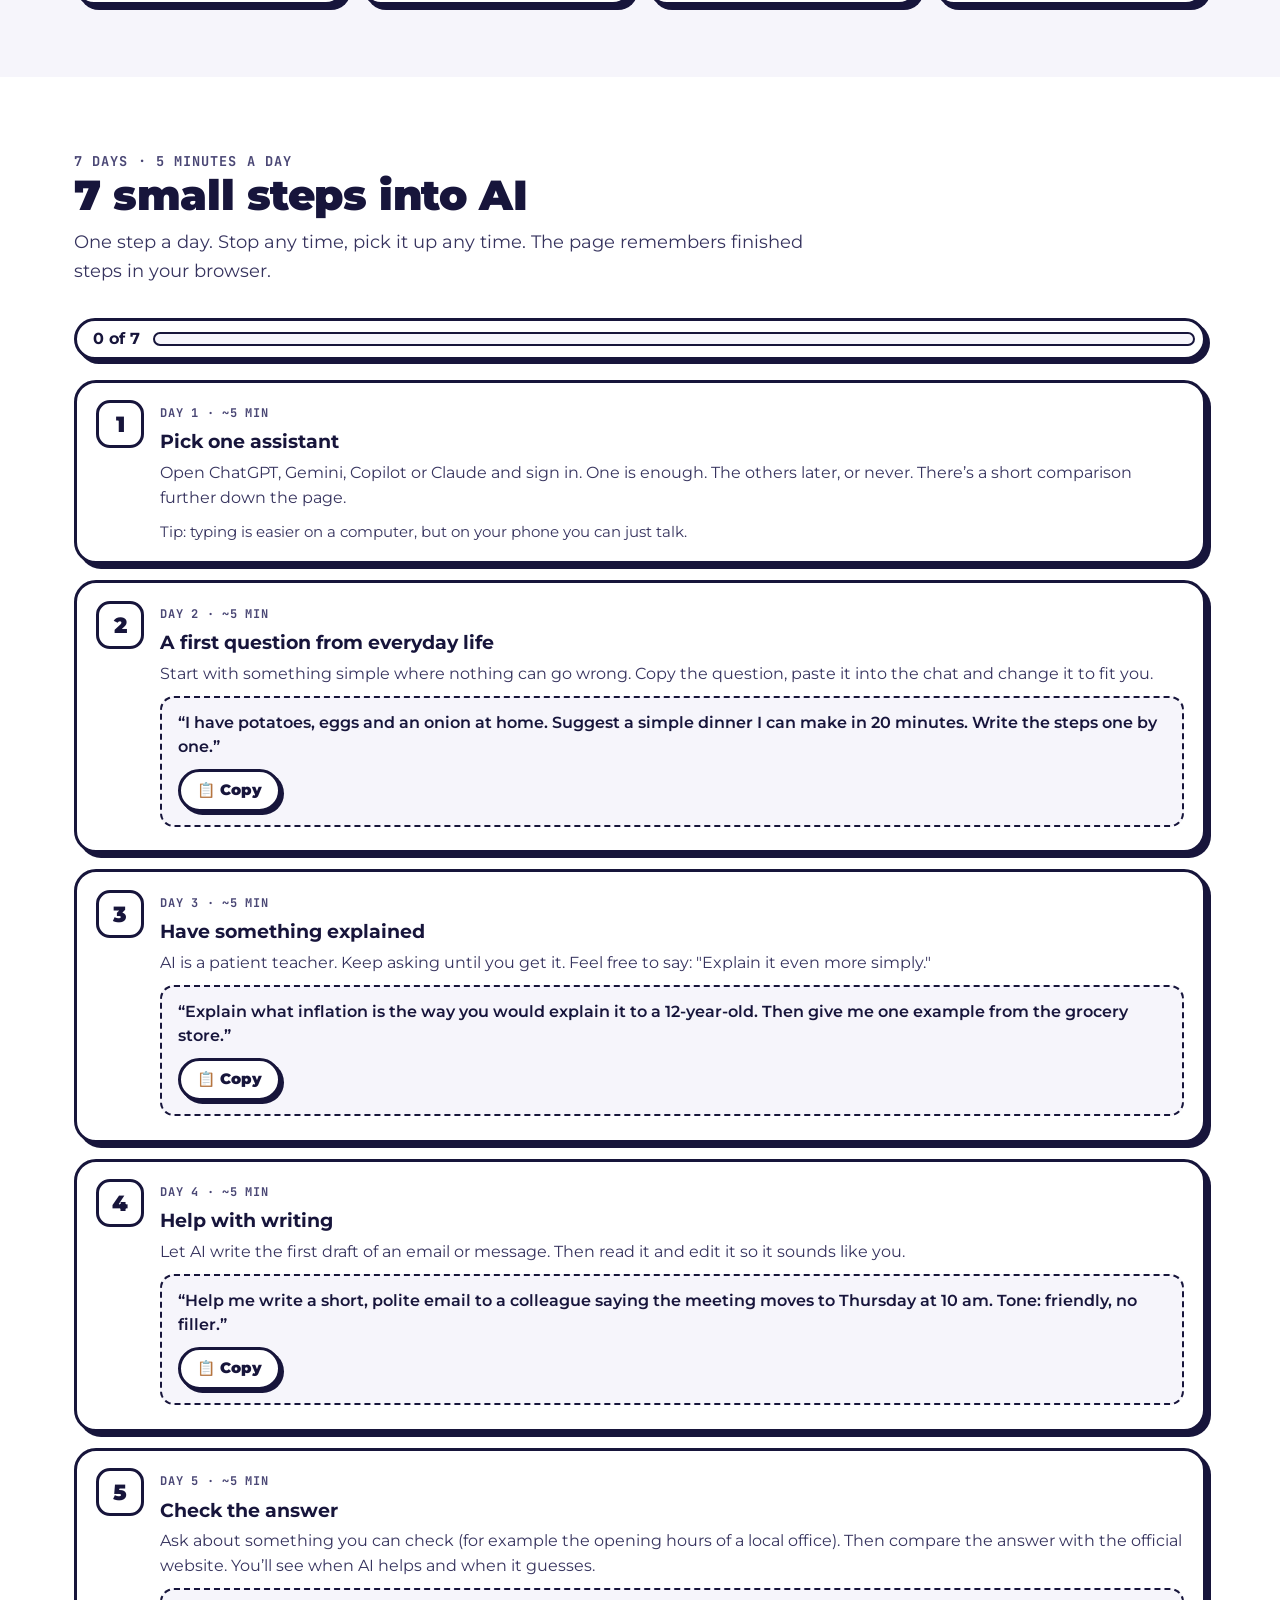
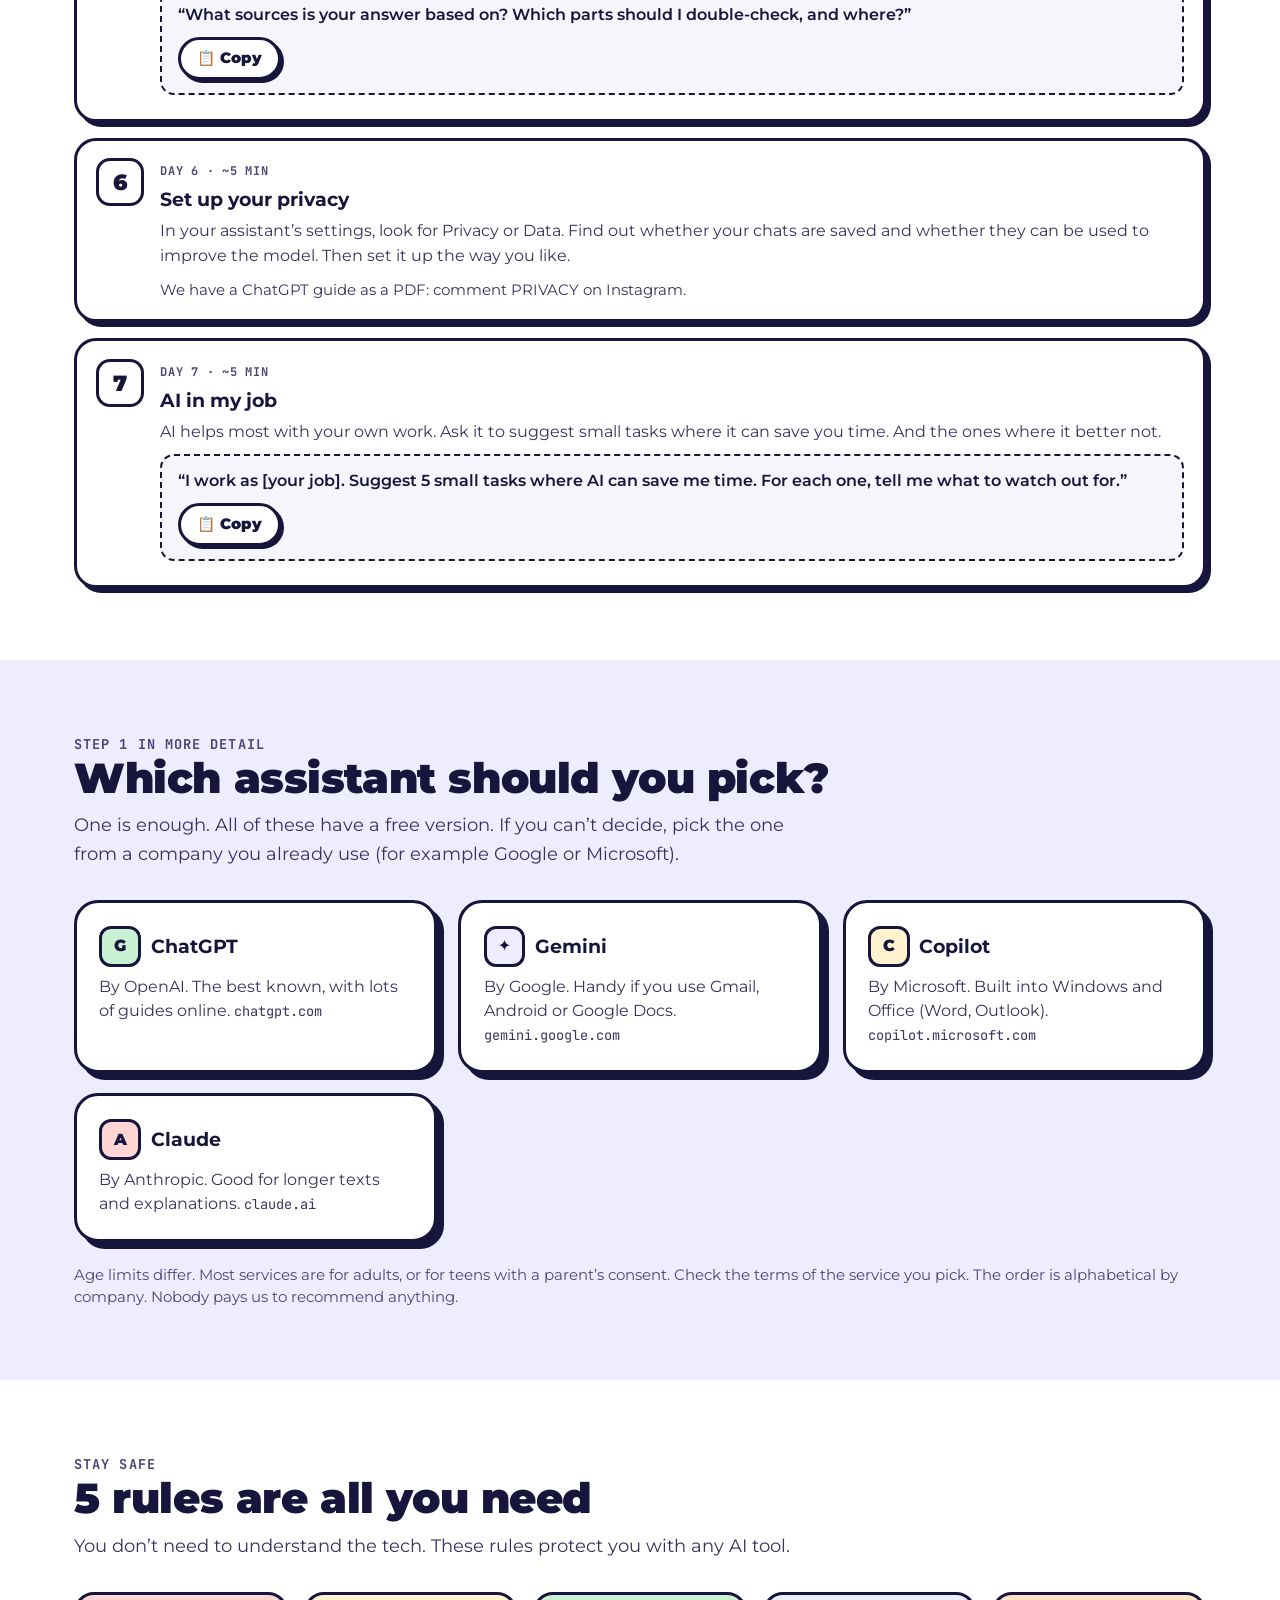
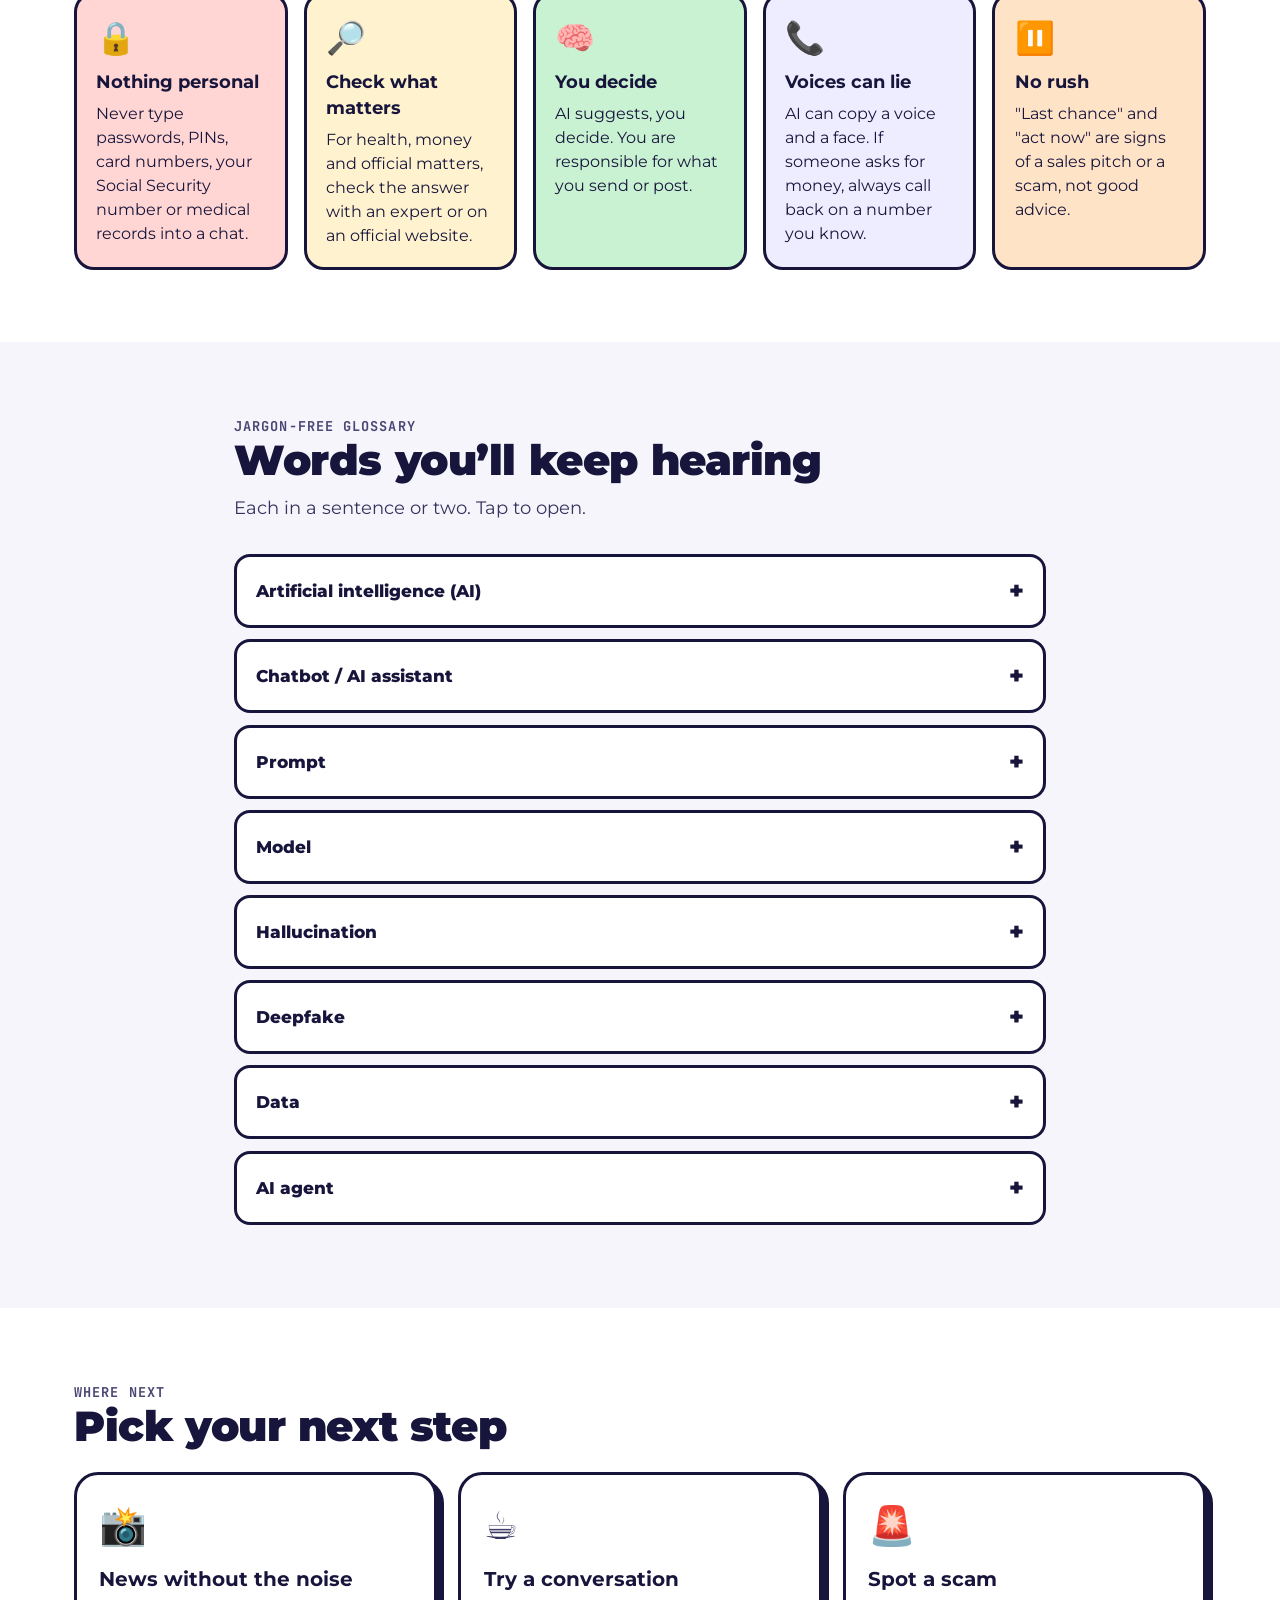
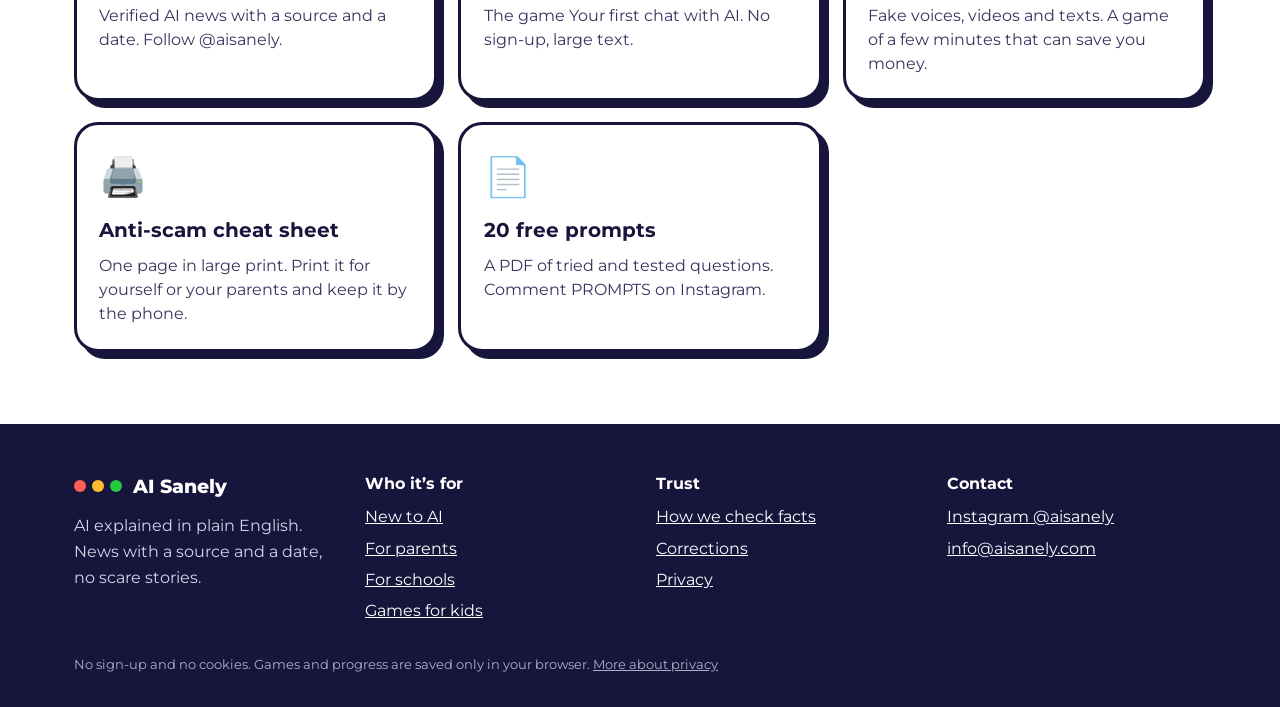
<file: start.html>
<!doctype html>
<html lang="en">
<head>
<meta charset="utf-8">
<meta name="viewport" content="width=device-width, initial-scale=1">
<title>Start here: AI, calmly and step by step · AI Sanely</title>
<meta name="description" content="Mixed feelings about AI? Start calmly: 7 small steps, 5 minutes a day, first questions to copy, safety rules and a jargon-free glossary.">
<meta property="og:title" content="Start here: AI, calmly and step by step">
<meta property="og:description" content="You don’t need to know everything. 7 small steps, first prompts and a jargon-free glossary.">
<meta property="og:type" content="website">
<meta property="og:url" content="https://aisanely.com/start.html">
<meta property="og:image" content="https://aisanely.com/assets/og/start.png">
<meta property="og:image:width" content="1200">
<meta property="og:image:height" content="630">
<meta property="og:image:alt" content="Start here: 7 small steps and a jargon-free glossary. Mascot Ludko.">
<meta property="og:site_name" content="AI Sanely">
<meta property="og:locale" content="en_US">
<meta name="twitter:card" content="summary_large_image">
<meta name="theme-color" content="#17153B">
<link rel="icon" href="assets/favicon.svg" type="image/svg+xml">
<link rel="apple-touch-icon" href="assets/apple-touch-icon.png">
<link rel="manifest" href="assets/site.webmanifest">
<link rel="stylesheet" href="assets/fonts/fonts.css">
<link rel="stylesheet" href="assets/ui.css">
<style>
.feel{display:grid;grid-template-columns:repeat(auto-fit,minmax(min(100%,220px),1fr));gap:.9rem}
.fbtn{display:flex;align-items:center;gap:.8rem;text-align:left;min-height:4.6rem;padding:.8rem 1.1rem;border:3px solid var(--ink);border-radius:20px;background:#fff;font-weight:800;font-size:1.08rem;cursor:pointer;box-shadow:5px 5px 0 var(--ink);transition:transform .15s,box-shadow .15s,background .2s}
.fbtn:hover{transform:translate(-2px,-2px);box-shadow:7px 7px 0 var(--ink)}
.fbtn .e{font-size:2rem}
.fbtn[aria-pressed="true"]{background:var(--yel)}
.fans{margin-top:1.4rem;background:#fff;border:3px solid var(--ink);border-radius:24px;padding:1.4rem 1.5rem;display:flex;gap:1.2rem;align-items:flex-start;animation:slideUp .45s ease both}
.fans .lk{flex:none;width:90px}
.fans h3{margin:0 0 .4rem;font-size:1.35rem}
.fans p{margin:0 0 .8rem;font-size:1.08rem;line-height:1.6;color:var(--ink2)}
@media (max-width:600px){.fans{flex-direction:column}.fans .lk{width:70px}}
.steps{display:flex;flex-direction:column;gap:1rem}
.step{display:grid;grid-template-columns:auto 1fr;gap:1rem;align-items:start;background:#fff;border:3px solid var(--ink);border-radius:22px;padding:1.1rem 1.2rem;box-shadow:5px 5px 0 var(--ink);transition:background .3s}
.step.done{background:var(--grn2)}
.chk{width:3rem;height:3rem;border-radius:14px;border:3px solid var(--ink);background:#fff;font-size:1.4rem;font-weight:900;cursor:pointer;display:flex;align-items:center;justify-content:center;transition:transform .2s cubic-bezier(.3,1.6,.5,1)}
.chk[aria-checked="true"]{background:var(--grn);transform:rotate(-6deg) scale(1.05)}
.step h3{margin:.2rem 0 .3rem;font-size:1.2rem}
.step .day{font-family:"JetBrains Mono",monospace;font-size:.75rem;font-weight:700;color:var(--mut);letter-spacing:.06em}
.step p{margin:0 0 .6rem;line-height:1.55;color:var(--ink2)}
.prompt{position:relative;background:var(--bg);border:2px dashed var(--ink);border-radius:14px;padding:.8rem 1rem;font-weight:600;line-height:1.5;margin:.3rem 0 .4rem}
.prompt .btn{margin-top:.6rem}
.pbar{position:sticky;top:4.6rem;z-index:5;background:#fff;border:3px solid var(--ink);border-radius:999px;padding:.4rem .5rem .4rem 1rem;display:flex;align-items:center;gap:.8rem;margin-bottom:1.2rem;box-shadow:4px 4px 0 var(--ink)}
.pbar .tr{flex:1;height:.9rem;border:2px solid var(--ink);border-radius:999px;overflow:hidden;background:var(--bg)}
.pbar .tr i{display:block;height:100%;width:0;background:var(--grn);transition:width .6s cubic-bezier(.3,1.4,.5,1)}
.pbar b{white-space:nowrap}
.yay{display:none;margin-top:1rem;background:var(--yel2);border:3px solid var(--ink);border-radius:20px;padding:1.1rem 1.3rem;font-weight:700;line-height:1.55;animation:popIn .5s both}
.yay.on{display:block}
.asst{display:flex;flex-direction:column;gap:.5rem}
.asst .h{display:flex;align-items:center;gap:.6rem}
.asst .h .dot{width:2.6rem;height:2.6rem;border-radius:12px;border:3px solid var(--ink);display:flex;align-items:center;justify-content:center;font-weight:900}
.asst p{margin:0;color:var(--ink2);line-height:1.5}
.rules{display:grid;gap:1rem;grid-template-columns:repeat(auto-fit,minmax(min(100%,210px),1fr))}
.rule{border-radius:20px;padding:1.2rem;border:3px solid var(--ink);display:flex;flex-direction:column;gap:.4rem}
.rule .n{font-size:2rem}
.rule b{font-size:1.1rem}
.rule span{line-height:1.5}
details.term{background:#fff;border:3px solid var(--ink);border-radius:16px;padding:0;margin-bottom:.7rem;overflow:hidden}
details.term summary{cursor:pointer;padding:1rem 1.2rem;font-weight:800;font-size:1.08rem;list-style:none;display:flex;justify-content:space-between;align-items:center;gap:1rem}
details.term summary::-webkit-details-marker{display:none}
details.term summary:after{content:"+";font-size:1.5rem;font-weight:900;transition:transform .2s}
details.term[open] summary:after{transform:rotate(45deg)}
details.term div{padding:0 1.2rem 1.1rem;line-height:1.6;color:var(--ink2)}
.stat{background:#fff;border:3px solid var(--ink);border-radius:22px;padding:1.3rem;display:flex;flex-direction:column;gap:.6rem;box-shadow:5px 5px 0 var(--ink)}
.stat b.big{font-size:1.5rem;line-height:1.2}
.split{display:grid;gap:2rem;grid-template-columns:minmax(0,1.6fr) minmax(0,1fr);align-items:start}
@media (max-width:900px){.split{grid-template-columns:1fr}}
.next{display:flex;flex-direction:column;gap:.6rem;text-decoration:none;padding:1.4rem}
.next .e{font-size:2.4rem}
.next b{font-size:1.25rem}
.next span{color:var(--ink2);line-height:1.5}
.beta-bar{background:#C62828;color:#FFFFFF;text-align:center;font:600 13px/1.4 Montserrat,system-ui,sans-serif;padding:6px 16px}
</style>
<script src="assets/stats.js"></script>
</head>
<body>
<div class="beta-bar" role="note">This site is in beta. We are still working on it.</div>
<header id="site-header"></header>
<main id="main">

<section class="hero">
  <div class="wrap">
    <div class="txt">
      <span class="kicker">Start here · calmly</span>
      <h1>Mixed feelings about AI? That’s completely fine.</h1>
      <p class="lead">You don’t need to know everything, and you don’t need to catch up by Friday. We show you what AI is, what it isn’t and how to try it safely: <b>5 minutes a day, one small step</b>.</p>
      <div style="display:flex;flex-wrap:wrap;gap:.8rem;margin-top:.4rem">
        <a class="btn yel" href="#7days">First step →</a>
        <a class="btn" href="#story">▶ 30-second story</a>
      </div>
    </div>
    <div class="art bob" data-ludko="hi" data-w="250"></div>
  </div>
</section>

<section class="sec" id="story" style="scroll-margin-top:4rem">
  <div class="wrap split">
    <div><div data-pribeh></div></div>
    <div style="display:flex;flex-direction:column;gap:1.2rem">
      <h2>Sound familiar?</h2>
      <p style="margin:0;font-size:1.1rem;line-height:1.6;color:var(--ink2)">A new "game-changing" model every day, "last chance" courses and headlines about who AI will replace. No wonder so many people feel overwhelmed.</p>
      <div class="stat">
        <span class="kicker" style="font-size:.75rem">You’re not alone</span>
        <b class="big">In most countries, more people expect AI to cut jobs than to create them.</b>
        <span style="font-size:.88rem;color:var(--mut)">Pew Research Center survey, 37 countries, February to June 2026 (<a href="https://www.euronews.com/next/2026/09/19/fear-of-ai-job-losses-now-outweighs-hope-of-new-jobs-study-finds">Euronews, 19 Sep 2026</a>).</span>
      </div>
      <p style="margin:0;line-height:1.6;color:var(--ink2)">We won’t pretend nothing is happening. But panic doesn’t help. What helps is knowing what really changed and trying it yourself, calmly.</p>
    </div>
  </div>
</section>

<section class="sec tint">
  <div class="wrap">
    <span class="kicker">Let’s start with you</span>
    <h2>How do you feel when you hear "AI"?</h2>
    <p class="lead">Tap whatever feels closest. Ludko will answer and suggest one concrete step.</p>
    <div class="feel" role="group" aria-label="Pick a feeling">
      <button type="button" class="fbtn" data-feel="praca" aria-pressed="false"><span class="e" aria-hidden="true">💼</span>I’m worried about my job</button>
      <button type="button" class="fbtn" data-feel="vela" aria-pressed="false"><span class="e" aria-hidden="true">🌊</span>It’s all too much</button>
      <button type="button" class="fbtn" data-feel="pokazim" aria-pressed="false"><span class="e" aria-hidden="true">😬</span>I’m afraid I’ll break something</button>
      <button type="button" class="fbtn" data-feel="nechapem" aria-pressed="false"><span class="e" aria-hidden="true">🤔</span>I have no idea what it’s about</button>
    </div>
    <div id="fans" aria-live="polite"></div>
  </div>
</section>

<section class="sec" id="7days" style="scroll-margin-top:4rem">
  <div class="wrap">
    <span class="kicker">7 days · 5 minutes a day</span>
    <h2>7 small steps into AI</h2>
    <p class="lead">One step a day. Stop any time, pick it up any time. The page remembers finished steps in your browser.</p>
    <div class="pbar" aria-live="polite"><b id="pcount">0 of 7</b><span class="tr" aria-hidden="true"><i id="pfill"></i></span></div>
    <div class="steps" id="steps"></div>
    <div class="yay" id="yay">🎉 <b>You’ve done all 7 steps!</b> You now use AI better than most people around you. And above all, you know when not to trust it. We’ll keep bringing you the news on <a href="https://www.instagram.com/aisanely/">Instagram @aisanely</a>.</div>
  </div>
</section>

<section class="sec lil">
  <div class="wrap">
    <span class="kicker">Step 1 in more detail</span>
    <h2>Which assistant should you pick?</h2>
    <p class="lead">One is enough. All of these have a free version. If you can’t decide, pick the one from a company you already use (for example Google or Microsoft).</p>
    <div class="grid">
      <div class="card asst reveal"><div class="h"><span class="dot" style="background:#C9F2D2">G</span><b style="font-size:1.2rem">ChatGPT</b></div><p>By OpenAI. The best known, with lots of guides online. <span class="mono" style="font-size:.85rem">chatgpt.com</span></p></div>
      <div class="card asst reveal"><div class="h"><span class="dot" style="background:#EEECFF">✦</span><b style="font-size:1.2rem">Gemini</b></div><p>By Google. Handy if you use Gmail, Android or Google Docs. <span class="mono" style="font-size:.85rem">gemini.google.com</span></p></div>
      <div class="card asst reveal"><div class="h"><span class="dot" style="background:#FFF3CF">C</span><b style="font-size:1.2rem">Copilot</b></div><p>By Microsoft. Built into Windows and Office (Word, Outlook). <span class="mono" style="font-size:.85rem">copilot.microsoft.com</span></p></div>
      <div class="card asst reveal"><div class="h"><span class="dot" style="background:#FFD6D3">A</span><b style="font-size:1.2rem">Claude</b></div><p>By Anthropic. Good for longer texts and explanations. <span class="mono" style="font-size:.85rem">claude.ai</span></p></div>
    </div>
    <p style="margin:1.4rem 0 0;font-size:.92rem;color:var(--mut)">Age limits differ. Most services are for adults, or for teens with a parent’s consent. Check the terms of the service you pick. The order is alphabetical by company. Nobody pays us to recommend anything.</p>
  </div>
</section>

<section class="sec">
  <div class="wrap">
    <span class="kicker">Stay safe</span>
    <h2>5 rules are all you need</h2>
    <p class="lead">You don’t need to understand the tech. These rules protect you with any AI tool.</p>
    <div class="rules">
      <div class="rule reveal" style="background:var(--red2)"><span class="n" aria-hidden="true">🔒</span><b>Nothing personal</b><span>Never type passwords, PINs, card numbers, your Social Security number or medical records into a chat.</span></div>
      <div class="rule reveal" style="background:var(--yel2)"><span class="n" aria-hidden="true">🔎</span><b>Check what matters</b><span>For health, money and official matters, check the answer with an expert or on an official website.</span></div>
      <div class="rule reveal" style="background:var(--grn2)"><span class="n" aria-hidden="true">🧠</span><b>You decide</b><span>AI suggests, you decide. You are responsible for what you send or post.</span></div>
      <div class="rule reveal" style="background:var(--lil2)"><span class="n" aria-hidden="true">📞</span><b>Voices can lie</b><span>AI can copy a voice and a face. If someone asks for money, always call back on a number you know.</span></div>
      <div class="rule reveal" style="background:#FFE3C7"><span class="n" aria-hidden="true">⏸️</span><b>No rush</b><span>"Last chance" and "act now" are signs of a sales pitch or a scam, not good advice.</span></div>
    </div>
  </div>
</section>

<section class="sec tint">
  <div class="wrap" style="max-width:860px">
    <span class="kicker">Jargon-free glossary</span>
    <h2>Words you’ll keep hearing</h2>
    <p class="lead">Each in a sentence or two. Tap to open.</p>
    <div id="terms"></div>
  </div>
</section>

<section class="sec">
  <div class="wrap">
    <span class="kicker">Where next</span>
    <h2>Pick your next step</h2>
    <div class="grid" style="margin-top:1.4rem">
      <a class="card lift next" href="https://www.instagram.com/aisanely/"><span class="e" aria-hidden="true">📸</span><b>News without the noise</b><span>Verified AI news with a source and a date. Follow @aisanely.</span></a>
      <a class="card lift next" href="games.html#senior"><span class="e" aria-hidden="true">☕</span><b>Try a conversation</b><span>The game Your first chat with AI. No sign-up, large text.</span></a>
      <a class="card lift next" href="games.html#podvod"><span class="e" aria-hidden="true">🚨</span><b>Spot a scam</b><span>Fake voices, videos and texts. A game of a few minutes that can save you money.</span></a>
      <a class="card lift next" href="seniors.html"><span class="e" aria-hidden="true">🖨️</span><b>Anti-scam cheat sheet</b><span>One page in large print. Print it for yourself or your parents and keep it by the phone.</span></a>
      <a class="card lift next" href="./#free"><span class="e" aria-hidden="true">📄</span><b>20 free prompts</b><span>A PDF of tried and tested questions. Comment PROMPTS on Instagram.</span></a>
    </div>
  </div>
</section>

</main>
<footer id="site-footer"></footer>
<script src="assets/ui.js"></script>
<script src="assets/pribeh.js"></script>
<script>
(function () {
  function esc(s) { return String(s).replace(/[&<>"]/g, function (c) { return { '&': '&amp;', '<': '&lt;', '>': '&gt;', '"': '&quot;' }[c]; }); }
  var FEEL = {
    praca: { t: 'Your worry makes sense. And you’re not alone.', p: 'So far AI mostly changes individual tasks at work: writing, summaries, looking things up. What helps most is finding out which tasks in your job it can handle and which it can’t. Then you decide, not the headlines.', a: '#step7', l: 'Step 7: AI in my job →' },
    vela: { t: 'You don’t have to follow everything.', p: 'Most "game-changing" news doesn’t really affect you. Ignore headlines with MUST, SHOCKING and LAST CHANCE. A few verified stories a week are plenty. We’re happy to pick them for you.', a: 'https://www.instagram.com/aisanely/', l: 'Follow @aisanely →' },
    pokazim: { t: 'You won’t break anything. Really.', p: 'The worst that can happen is a wrong or odd answer. You can simply ignore it and ask differently. The one thing to watch: don’t type personal data, passwords or card numbers into the chat.', a: '#step2', l: 'Step 2: Your first question →' },
    nechapem: { t: 'Here it is in one sentence.', p: 'AI (artificial intelligence) is a computer program that learned from a huge amount of text, so it can answer questions, write and translate. But it doesn’t think like a person, and sometimes it’s wrong.', a: 'games.html#senior', l: 'Try a chat with AI →' }
  };
  var fans = document.getElementById('fans');
  Array.prototype.forEach.call(document.querySelectorAll('.fbtn'), function (b) {
    b.onclick = function () {
      Array.prototype.forEach.call(document.querySelectorAll('.fbtn'), function (x) { x.setAttribute('aria-pressed', x === b); });
      var f = FEEL[b.getAttribute('data-feel')];
      fans.innerHTML = '<div class="fans"><div class="lk">' + window.ludkoSVG('hi', 90) + '</div><div><h3>' + esc(f.t) + '</h3><p>' + esc(f.p) + '</p><a class="btn dark sm" href="' + f.a + '">' + esc(f.l) + '</a></div></div>';
    };
  });

  var STEPS = [
    { d: 'DAY 1', h: 'Pick one assistant', p: 'Open ChatGPT, Gemini, Copilot or Claude and sign in. One is enough. The others later, or never. There’s a short comparison further down the page.', tip: 'Tip: typing is easier on a computer, but on your phone you can just talk.' },
    { d: 'DAY 2', h: 'A first question from everyday life', p: 'Start with something simple where nothing can go wrong. Copy the question, paste it into the chat and change it to fit you.', q: 'I have potatoes, eggs and an onion at home. Suggest a simple dinner I can make in 20 minutes. Write the steps one by one.' },
    { d: 'DAY 3', h: 'Have something explained', p: 'AI is a patient teacher. Keep asking until you get it. Feel free to say: "Explain it even more simply."', q: 'Explain what inflation is the way you would explain it to a 12-year-old. Then give me one example from the grocery store.' },
    { d: 'DAY 4', h: 'Help with writing', p: 'Let AI write the first draft of an email or message. Then read it and edit it so it sounds like you.', q: 'Help me write a short, polite email to a colleague saying the meeting moves to Thursday at 10 am. Tone: friendly, no filler.' },
    { d: 'DAY 5', h: 'Check the answer', p: 'Ask about something you can check (for example the opening hours of a local office). Then compare the answer with the official website. You’ll see when AI helps and when it guesses.', q: 'What sources is your answer based on? Which parts should I double-check, and where?' },
    { d: 'DAY 6', h: 'Set up your privacy', p: 'In your assistant’s settings, look for Privacy or Data. Find out whether your chats are saved and whether they can be used to improve the model. Then set it up the way you like.', tip: 'We have a ChatGPT guide as a PDF: comment PRIVACY on Instagram.' },
    { d: 'DAY 7', h: 'AI in my job', p: 'AI helps most with your own work. Ask it to suggest small tasks where it can save you time. And the ones where it better not.', q: 'I work as [your job]. Suggest 5 small tasks where AI can save me time. For each one, tell me what to watch out for.' }
  ];
  var KEY = 'aisanely-7days', done = {};
  try { done = JSON.parse(localStorage.getItem(KEY) || '{}'); } catch (e) {}
  var box = document.getElementById('steps');
  box.innerHTML = STEPS.map(function (s, i) {
    return '<div class="step reveal' + (done[i] ? ' done' : '') + '" id="step' + (i + 1) + '" style="scroll-margin-top:9rem"><button type="button" class="chk" role="checkbox" aria-checked="' + !!done[i] + '" aria-label="Done: ' + esc(s.h) + '" data-i="' + i + '">' + (done[i] ? '✓' : (i + 1)) + '</button>' +
      '<div><span class="day">' + s.d + ' · ~5 MIN</span><h3>' + esc(s.h) + '</h3><p>' + esc(s.p) + '</p>' +
      (s.q ? '<div class="prompt">“' + esc(s.q) + '”<br><button type="button" class="btn sm" data-copy="' + esc(s.q) + '">📋 Copy</button></div>' : '') +
      (s.tip ? '<p style="font-size:.95rem;margin:0">' + esc(s.tip) + '</p>' : '') + '</div></div>';
  }).join('');
  function upd(bump) {
    var n = Object.keys(done).filter(function (k) { return done[k]; }).length;
    document.getElementById('pcount').textContent = n + ' of 7';
    document.getElementById('pfill').style.width = (n / 7 * 100) + '%';
    document.getElementById('yay').classList.toggle('on', n === 7);
  }
  box.addEventListener('click', function (e) {
    var b = e.target.closest('.chk'); if (!b) return;
    var i = +b.getAttribute('data-i'); done[i] = !done[i];
    try { localStorage.setItem(KEY, JSON.stringify(done)); } catch (x) {}
    b.setAttribute('aria-checked', !!done[i]); b.textContent = done[i] ? '✓' : (i + 1);
    b.closest('.step').classList.toggle('done', !!done[i]); upd();
  });
  upd();
  Array.prototype.forEach.call(box.querySelectorAll('.reveal'), function (el) { el.classList.add('in'); });

  var TERMS = [
    ['Artificial intelligence (AI)', 'Computer programs that learn from examples and can then recognize things, answer or create on their own. They are not alive and don’t think like people.'],
    ['Chatbot / AI assistant', 'A program you type (or talk) to like a person. For example ChatGPT, Gemini, Copilot or Claude.'],
    ['Prompt', 'Your question or instruction for AI. The clearer you say what you want (for whom, how long, what tone), the better the answer.'],
    ['Model', 'The "brain" behind a chatbot, the trained program itself. When you hear "a new model is out", it means a new, usually more capable version.'],
    ['Hallucination', 'When AI makes up something that isn’t true and states it with full confidence. That’s why you check important things.'],
    ['Deepfake', 'A fake video, photo or voice made with AI. It can look like a real person who never said it.'],
    ['Data', 'The texts, pictures and numbers AI learns from. If the data has mistakes or biases, AI can repeat them.'],
    ['AI agent', 'AI that doesn’t just answer but also takes steps on its own. For example it searches, fills in a form or sends a message. With agents, be extra careful about what you allow.']
  ];
  document.getElementById('terms').innerHTML = TERMS.map(function (t) { return '<details class="term"><summary>' + esc(t[0]) + '</summary><div>' + esc(t[1]) + '</div></details>'; }).join('');
})();
</script>
</body>
</html>
</file>
<file: assets/fonts/fonts.css>
/* Fonts hosted on aisanely.com itself (Montserrat and JetBrains Mono, SIL OFL 1.1). No requests to Google. */
@font-face {
  font-family: 'Montserrat';
  font-style: normal;
  font-display: swap;
  font-weight: 100 900;
  src: url(./montserrat-latin-ext-wght-normal.woff2) format('woff2-variations');
  unicode-range: U+0100-02BA,U+02BD-02C5,U+02C7-02CC,U+02CE-02D7,U+02DD-02FF,U+0304,U+0308,U+0329,U+1D00-1DBF,U+1E00-1E9F,U+1EF2-1EFF,U+2020,U+20A0-20AB,U+20AD-20C0,U+2113,U+2C60-2C7F,U+A720-A7FF;
}
@font-face {
  font-family: 'Montserrat';
  font-style: normal;
  font-display: swap;
  font-weight: 100 900;
  src: url(./montserrat-latin-wght-normal.woff2) format('woff2-variations');
  unicode-range: U+0000-00FF,U+0131,U+0152-0153,U+02BB-02BC,U+02C6,U+02DA,U+02DC,U+0304,U+0308,U+0329,U+2000-206F,U+20AC,U+2122,U+2191,U+2193,U+2212,U+2215,U+FEFF,U+FFFD;
}
@font-face {
  font-family: 'JetBrains Mono';
  font-style: normal;
  font-display: swap;
  font-weight: 100 800;
  src: url(./jetbrains-mono-latin-ext-wght-normal.woff2) format('woff2-variations');
  unicode-range: U+0100-02BA,U+02BD-02C5,U+02C7-02CC,U+02CE-02D7,U+02DD-02FF,U+0304,U+0308,U+0329,U+1D00-1DBF,U+1E00-1E9F,U+1EF2-1EFF,U+2020,U+20A0-20AB,U+20AD-20C0,U+2113,U+2C60-2C7F,U+A720-A7FF;
}
@font-face {
  font-family: 'JetBrains Mono';
  font-style: normal;
  font-display: swap;
  font-weight: 100 800;
  src: url(./jetbrains-mono-latin-wght-normal.woff2) format('woff2-variations');
  unicode-range: U+0000-00FF,U+0131,U+0152-0153,U+02BB-02BC,U+02C6,U+02DA,U+02DC,U+0304,U+0308,U+0329,U+2000-206F,U+20AC,U+2122,U+2191,U+2193,U+2212,U+2215,U+FEFF,U+FFFD;
}
</file>
<file: assets/ui.css>
/* AI Sanely: shared look of subpages (start.html, schools.html …) */
:root{--ink:#17153B;--ink2:#36335E;--mut:#4A4775;--bg:#F6F5FB;--lil:#A29BFE;--lil2:#EEECFF;--red:#FF5F57;--red2:#FFD6D3;--yel:#FEBC2E;--yel2:#FFF3CF;--grn:#28C840;--grn2:#C9F2D2;--org:#FF9F43}
html{font-size:100%;-webkit-text-size-adjust:100%;scroll-behavior:smooth}
html.big{font-size:118%}
*{box-sizing:border-box}
[hidden]{display:none!important}
body{margin:0;background:#fff;color:var(--ink);font-family:Montserrat,system-ui,-apple-system,"Segoe UI",sans-serif;overflow-x:clip;line-height:1.5}
a{color:var(--ink)}
button{font-family:inherit;color:inherit}
:focus-visible{outline:3px solid var(--yel);outline-offset:3px}
.wrap{max-width:1180px;margin:0 auto;padding:0 1.5rem}
.mono{font-family:"JetBrains Mono",ui-monospace,monospace}
.kicker{font-family:"JetBrains Mono",monospace;font-weight:700;font-size:.85rem;letter-spacing:.08em;text-transform:uppercase;color:var(--mut)}
.skip{position:absolute;left:-999px;top:0;background:var(--yel);padding:.6rem 1rem;z-index:99;font-weight:800}
.skip:focus{left:1rem}

/* header */
.top{position:sticky;top:0;z-index:40;background:rgba(255,255,255,.94);backdrop-filter:saturate(1.4) blur(8px);border-bottom:1px solid #E6E5F0}
.top .wrap{display:flex;align-items:center;justify-content:space-between;gap:1rem;padding-top:.7rem;padding-bottom:.7rem}
.logo{display:flex;align-items:center;gap:.7rem;text-decoration:none;font-weight:800;font-size:1.2rem;white-space:nowrap}
@media (max-width:400px){.top .logo{font-size:1.05rem;gap:.5rem}}
.logo .d{display:flex;gap:6px}.logo .d i{width:12px;height:12px;border-radius:50%;display:block}
.nav{display:flex;flex-wrap:wrap;gap:.2rem 1.3rem;font-weight:600;font-size:.95rem}
.nav a{text-decoration:none;padding:.7rem 0;border-bottom:3px solid transparent}
.nav a:hover{border-bottom-color:var(--lil)}
.nav a[aria-current="page"]{border-bottom-color:var(--yel);font-weight:800}
.tools{display:flex;align-items:center;gap:.5rem}
.round{min-width:2.75rem;height:2.75rem;padding:0 .8rem;border:2px solid var(--ink);border-radius:999px;background:#fff;font-weight:800;font-size:.95rem;cursor:pointer;display:inline-flex;align-items:center;justify-content:center;gap:.4rem;text-decoration:none}
.round[aria-pressed="true"]{background:var(--yel)}
.round.dark{background:var(--ink);color:#fff}
.burger{display:none}
@media (max-width:980px){
  .burger{display:inline-flex}
  .nav{display:none;position:absolute;left:0;right:0;top:100%;background:#fff;border-bottom:3px solid var(--ink);flex-direction:column;padding:.6rem 1.5rem 1rem;gap:0}
  .nav.open{display:flex}
  .nav a{padding:.85rem 0;border-bottom:1px solid #E6E5F0;font-size:1.05rem}
  .igtxt{display:none}
}

/* buttons and cards */
.btn{display:inline-flex;align-items:center;justify-content:center;gap:.5rem;min-height:3.4rem;padding:0 1.5rem;border:3px solid var(--ink);border-radius:999px;background:#fff;font-weight:900;font-size:1.05rem;cursor:pointer;box-shadow:5px 5px 0 var(--ink);transition:transform .12s ease,box-shadow .12s ease;text-decoration:none;color:var(--ink)}
.btn:hover{transform:translate(-2px,-2px);box-shadow:7px 7px 0 var(--ink)}
.btn:active{transform:translate(4px,4px);box-shadow:1px 1px 0 var(--ink)}
.btn.yel{background:var(--yel)}.btn.dark{background:var(--ink);color:#fff;box-shadow:5px 5px 0 var(--lil)}.btn.lil{background:var(--lil)}
.btn.sm{min-height:2.7rem;font-size:.92rem;padding:0 1rem;box-shadow:3px 3px 0 var(--ink)}
.card{background:#fff;border:3px solid var(--ink);border-radius:24px;box-shadow:7px 7px 0 var(--ink);padding:1.4rem}
.lift{transition:transform .2s ease,box-shadow .2s ease}
.lift:hover{transform:translate(-4px,-4px);box-shadow:11px 11px 0 var(--ink)}
.tag{display:inline-flex;font-family:"JetBrains Mono",monospace;font-weight:700;font-size:.75rem;background:var(--ink);color:#fff;border-radius:999px;padding:.3rem .7rem;white-space:nowrap}
.tag.lt{background:var(--lil2);color:var(--ink);border:2px solid var(--ink)}
.grid{display:grid;gap:1.3rem;grid-template-columns:repeat(auto-fit,minmax(min(100%,270px),1fr))}

/* sekcie */
.sec{padding:4.5rem 0}
.sec.tint{background:var(--bg)}.sec.dark{background:var(--ink);color:#fff}.sec.lil{background:var(--lil2)}
.sec h2{margin:0 0 .6rem;font-size:clamp(1.7rem,4vw,2.6rem);font-weight:900;line-height:1.1;letter-spacing:-.01em}
.sec .lead{margin:0 0 2rem;font-size:1.12rem;line-height:1.6;color:var(--ink2);max-width:46rem}
.sec.dark .lead{color:#D6D4EA}
.hero{padding:4rem 0 3.5rem;background:var(--bg);position:relative;overflow:hidden}
.hero .wrap{display:flex;flex-wrap:wrap;align-items:center;gap:2.5rem}
.hero h1{margin:0;font-size:clamp(2.3rem,6vw,4rem);line-height:1.04;font-weight:900;letter-spacing:-.02em}
.hero p.lead{font-size:1.2rem;line-height:1.6;color:var(--ink2);max-width:36rem;margin:0}
.hero .txt{flex:999 1 460px;min-width:0;display:flex;flex-direction:column;gap:1.2rem}
.hero .art{flex:1 1 260px;display:flex;justify-content:center}

/* Ludko */
.ludko{overflow:visible;display:block}
.ludko .arm{transform-box:fill-box;transform-origin:0% 100%;animation:wave 1.5s ease-in-out infinite}
.ludko .eyes{transform-box:fill-box;transform-origin:50% 50%;animation:blink 4.2s infinite}
@keyframes wave{0%,100%{transform:rotate(-10deg)}50%{transform:rotate(16deg)}}
@keyframes blink{0%,92%,100%{transform:scaleY(1)}95%{transform:scaleY(.1)}}
@keyframes bob{0%,100%{transform:translateY(0)}50%{transform:translateY(-8px)}}
@keyframes popIn{0%{transform:scale(.6);opacity:0}70%{transform:scale(1.06);opacity:1}100%{transform:none;opacity:1}}
@keyframes slideUp{from{transform:translateY(24px);opacity:0}to{transform:none;opacity:1}}
.bob{animation:bob 3s ease-in-out infinite}
.reveal{opacity:0;transform:translateY(24px);transition:opacity .6s ease,transform .6s ease}
.reveal.in{opacity:1;transform:none}

/* footer */
.foot{background:var(--ink);color:#D6D4EA;padding:3rem 0 2rem}
.foot a{color:#fff}
.foot .cols{display:grid;gap:2rem;grid-template-columns:repeat(auto-fit,minmax(200px,1fr))}
.foot h3{color:#fff;margin:0 0 .6rem;font-size:1rem}
.foot ul{list-style:none;margin:0;padding:0;display:flex;flex-direction:column;gap:.45rem}
.foot small{display:block;margin-top:2rem;font-size:.82rem;opacity:.8}

@media (prefers-reduced-motion:reduce){*,*::before,*::after{animation-duration:.01ms!important;animation-iteration-count:1!important;transition-duration:.01ms!important;scroll-behavior:auto!important}.reveal{opacity:1;transform:none}}
@media print{.top,.foot,.noprint{display:none!important}body{background:#fff}.sec{padding:1rem 0}.card{box-shadow:none}}
</file>
